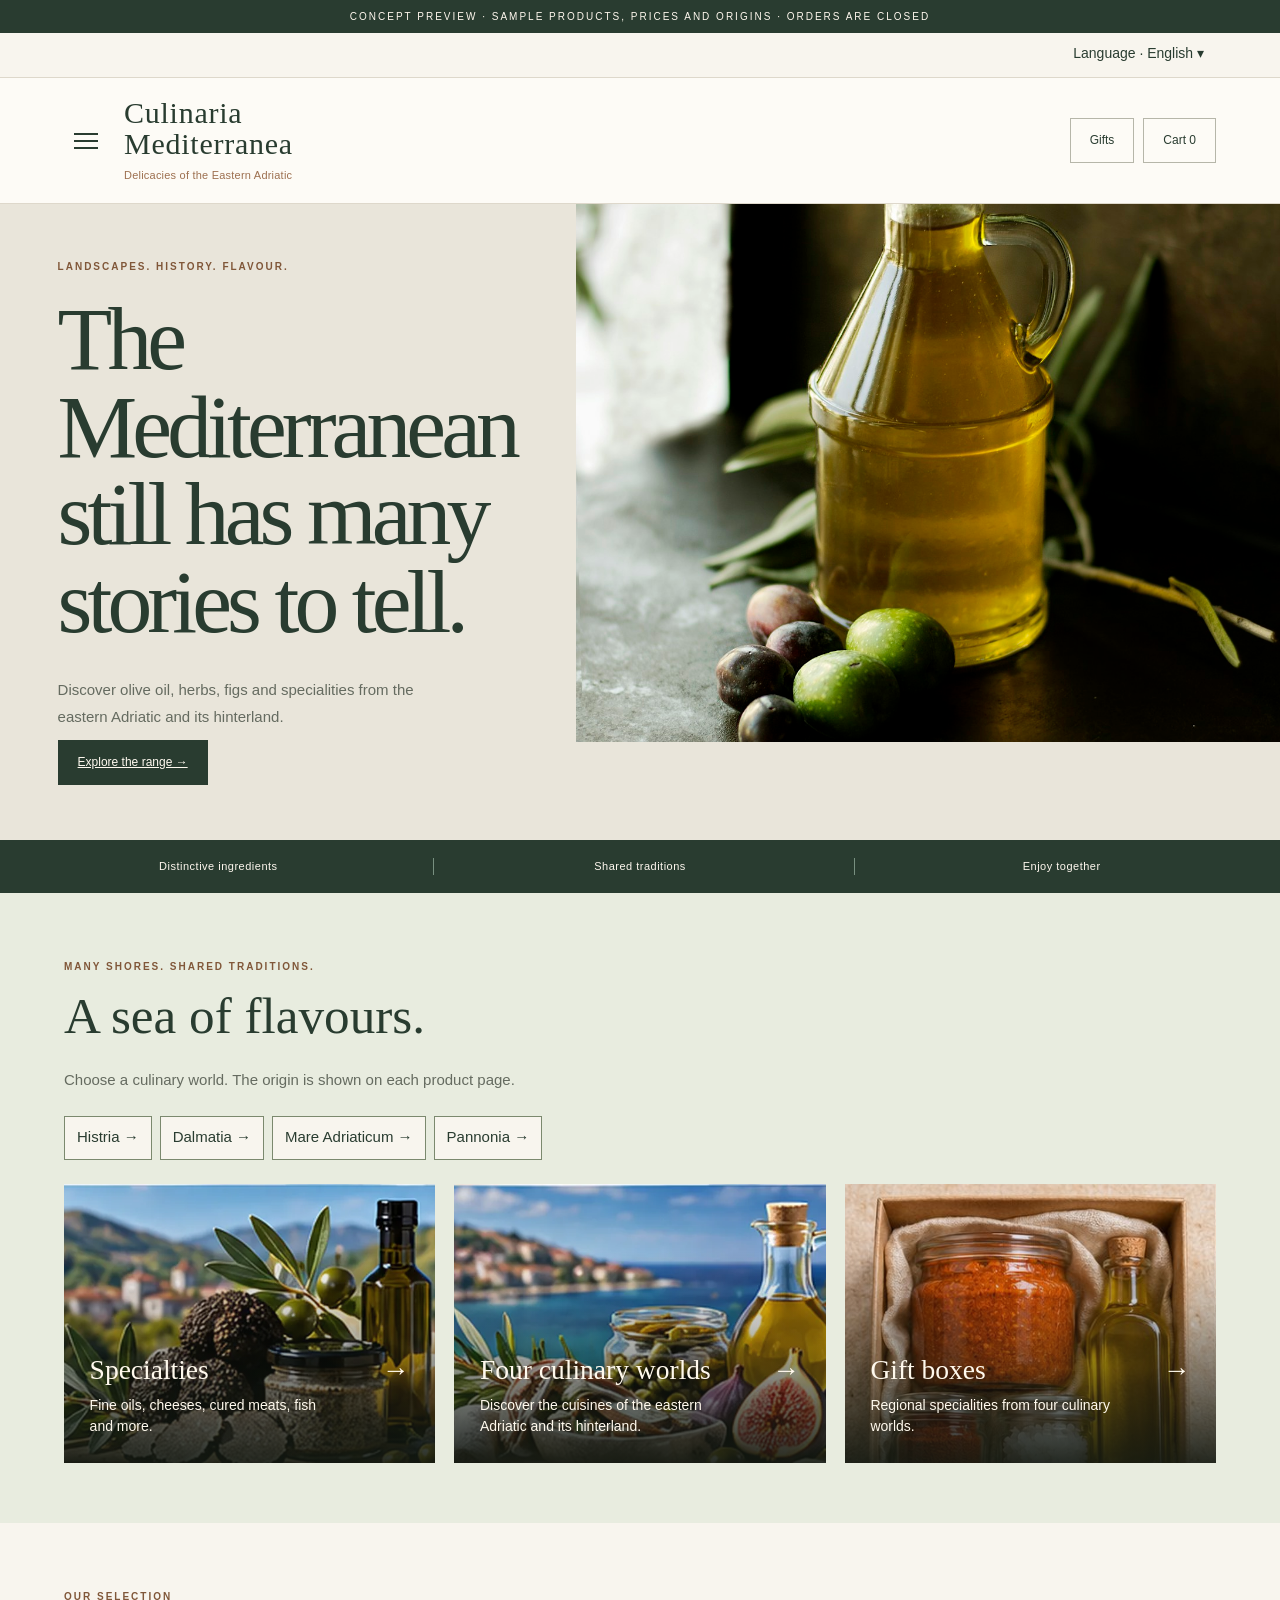
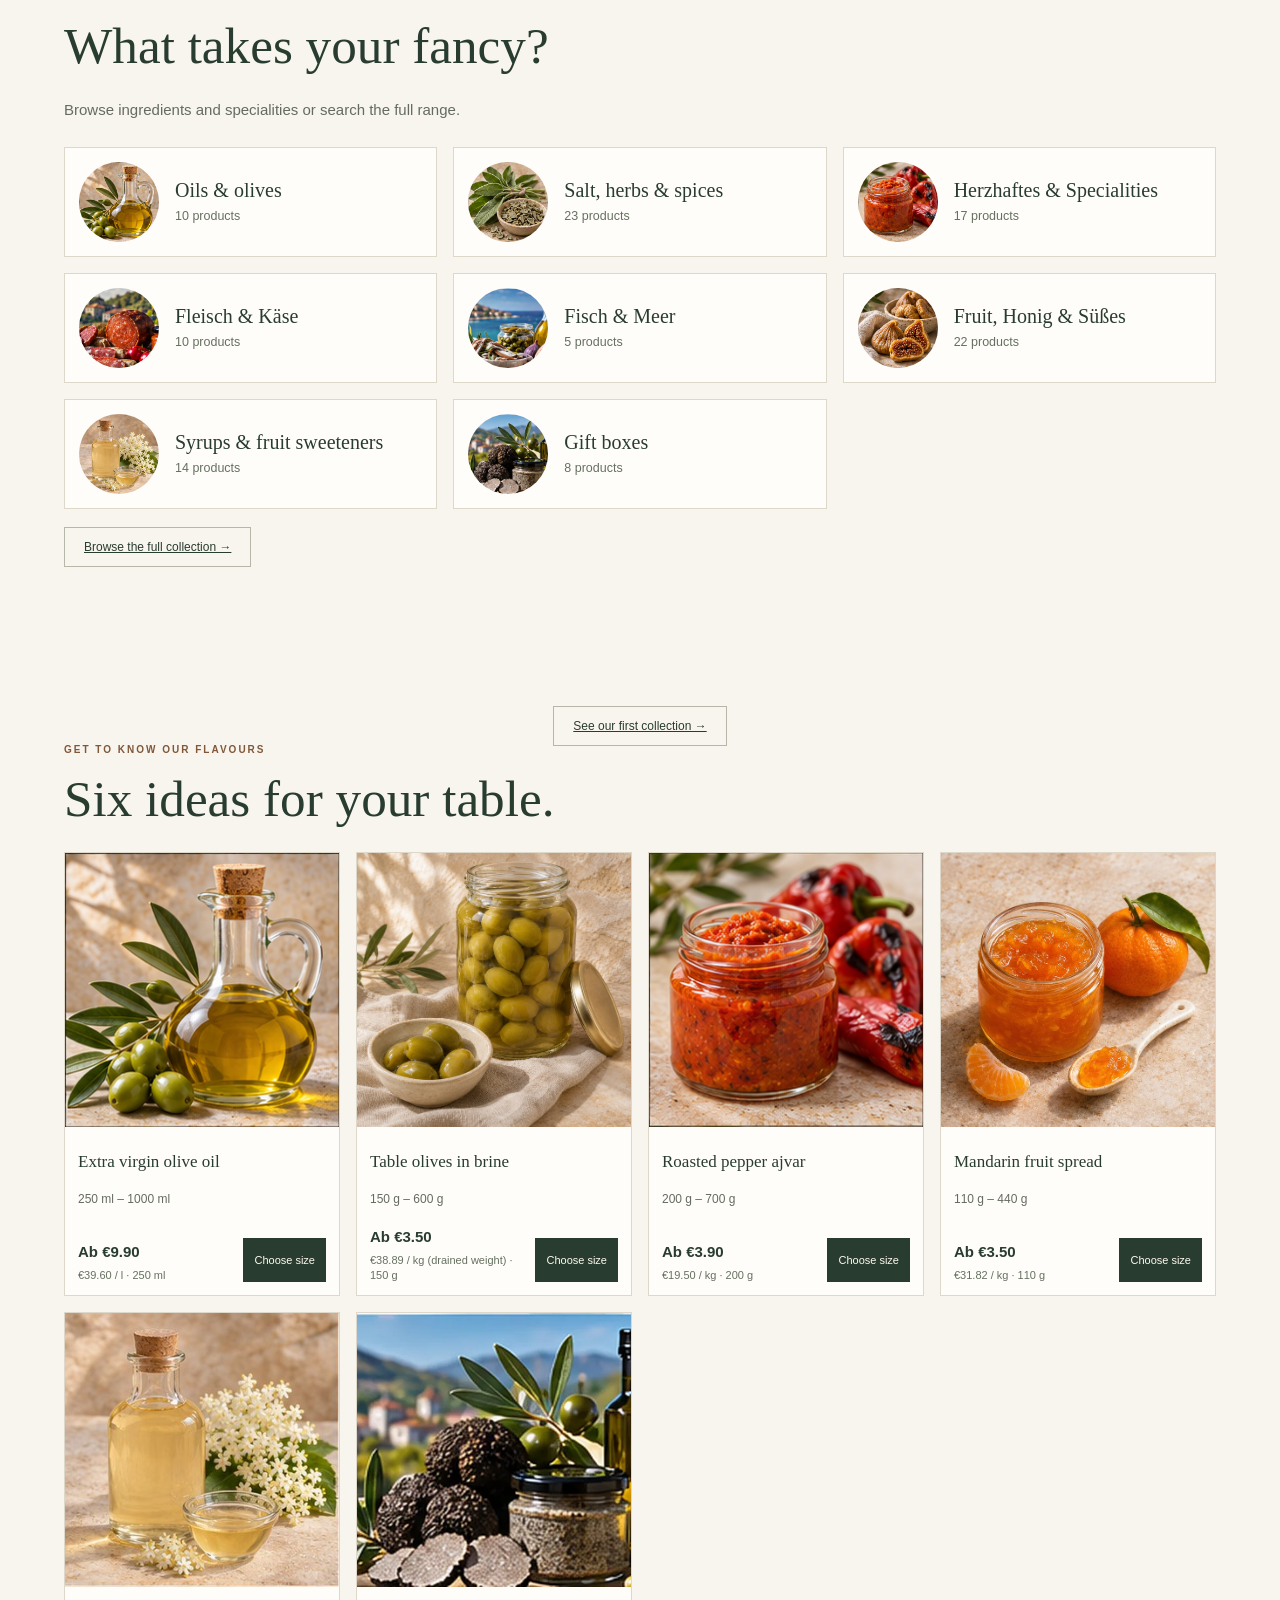
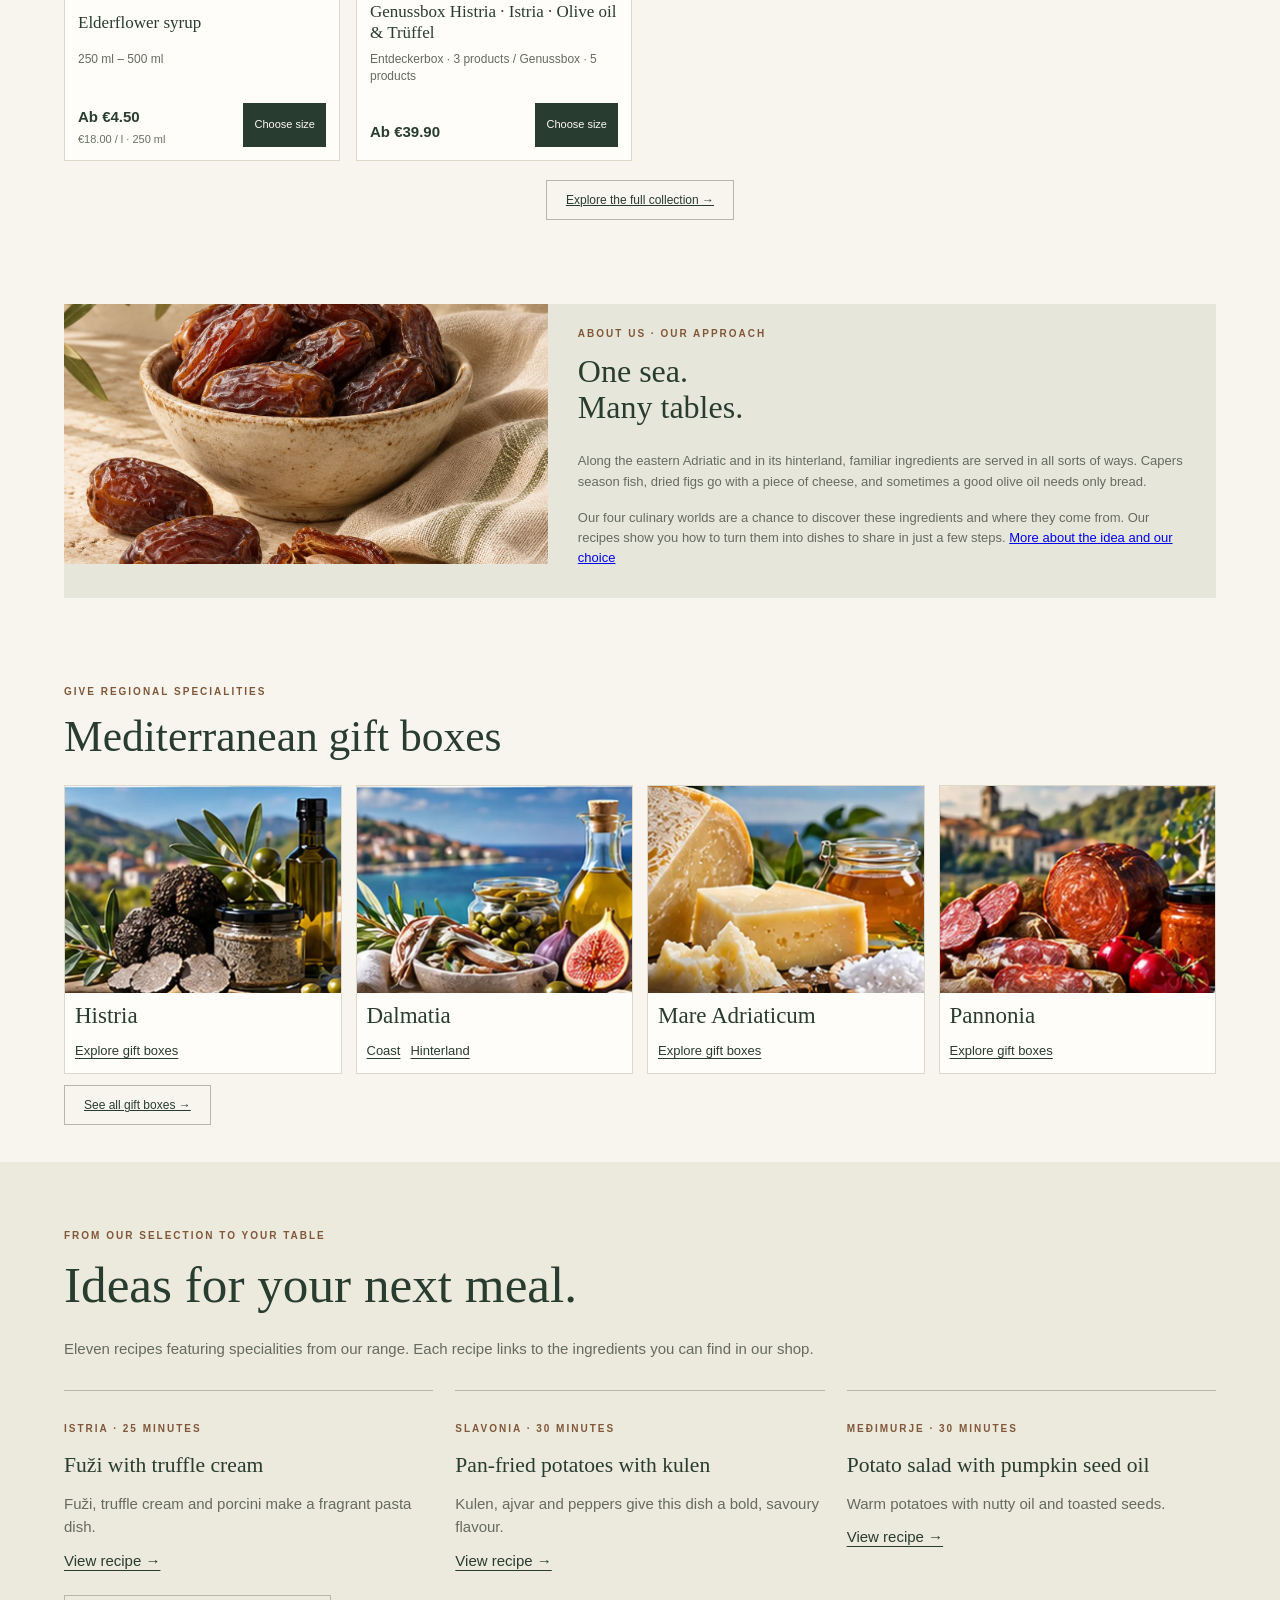
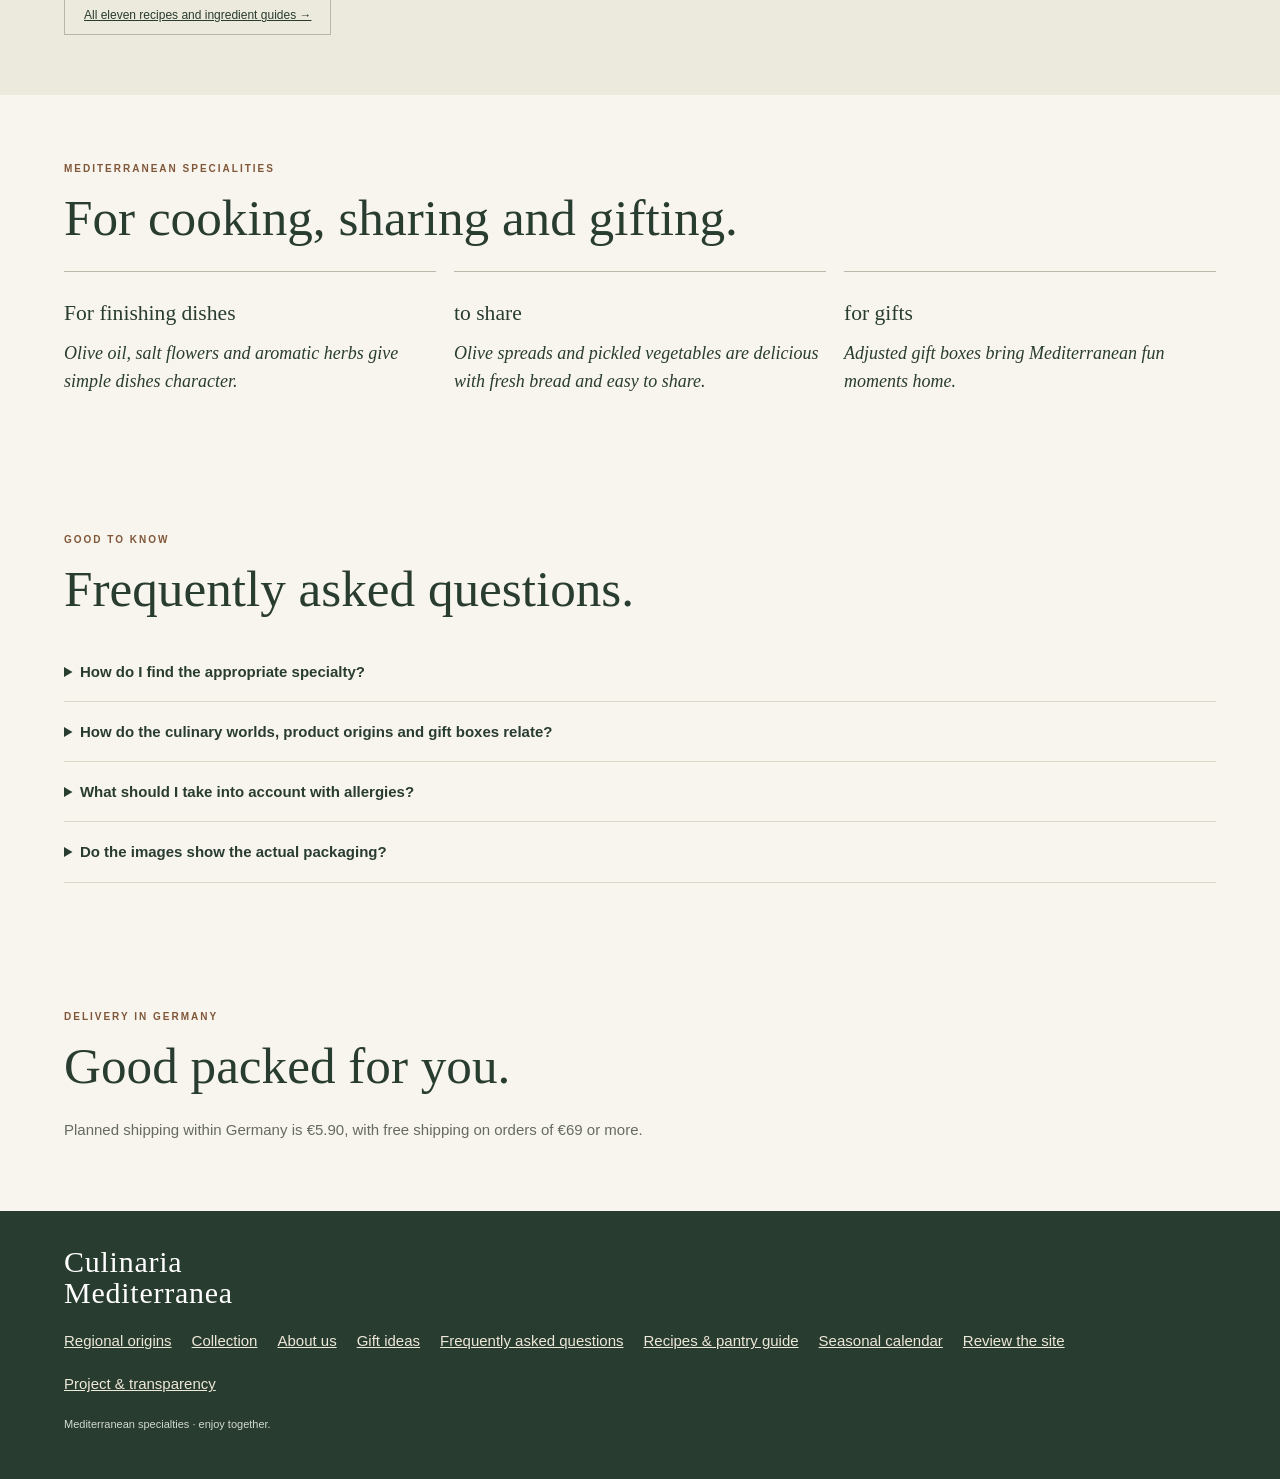
<file: index.html>
<!doctype html>
<html lang="de"><head><meta charset="utf-8"><meta name="viewport" content="width=device-width,initial-scale=1"><meta name="theme-color" content="#293c30"><title>Culinaria Mediterranea · Delikatessen der östlichen Adria</title><meta name="description" content="Delikatessen der östlichen Adria. Entdecke Olivenöl, Kräuter, Feigen und Spezialitäten von der östlichen Adria und aus ihrem Hinterland.">
<style>
.gift-worlds ul{display:grid;grid-template-columns:repeat(4,minmax(0,1fr));gap:14px;padding:0;margin:18px 0;list-style:none}
.gift-worlds li{background:#fffdfa;border:1px solid var(--line);overflow:hidden}
.gift-worlds img{display:block;width:100%;height:auto;aspect-ratio:4/3;object-fit:cover}
.gift-worlds strong{display:block;padding:10px 10px 0;font:clamp(16px,2vw,23px)/1.15 Georgia,serif}
.gift-worlds li div{display:flex;flex-wrap:wrap;column-gap:10px;padding:0 10px}
.gift-worlds li a{min-height:44px;display:inline-flex;align-items:center;color:var(--pine);font-size:13px;text-underline-offset:3px}
@media(max-width:850px){.gift-worlds ul{grid-template-columns:repeat(2,minmax(0,1fr));gap:10px}}

.world-links{display:flex;flex-wrap:wrap;gap:8px;list-style:none;margin:16px 0 24px;padding:0}
.world-links a{display:inline-flex;align-items:center;gap:8px;min-height:44px;padding:8px 12px;border:1px solid #7b896e;color:var(--pine);background:var(--paper);text-decoration:none}
.world-links a:hover,.world-links a:focus-visible{text-decoration:underline}

:root{--pine:#293c30;--paper:#f8f5ee;--clay:#9d7050;--line:#ded8cb}*{box-sizing:border-box}html{scroll-behavior:smooth}body{margin:0;background:var(--paper);color:var(--pine);font:15px/1.55 Arial,Helvetica,sans-serif}button,input{font:inherit}button{cursor:pointer}img{width:100%;height:100%;object-fit:cover}h1,h2,h3,.brand{font-family:Georgia,'Times New Roman',serif;font-weight:400}h1{font-size:clamp(3.2rem,7vw,6rem);line-height:.98;letter-spacing:-.055em;margin:20px 0}h2{font-size:clamp(2rem,4vw,3.2rem);line-height:1.08;margin:12px 0 25px}h3{font-size:1.35rem;margin:10px 0}p{margin:10px 0;color:#656b60}.announcement{background:var(--pine);color:#fff8ee;padding:9px;text-align:center;font-size:10px;letter-spacing:2px;text-transform:uppercase}header{background:#fdfbf6;display:flex;align-items:center;justify-content:space-between;gap:10px;padding:20px 5%;border-bottom:1px solid var(--line)}.brand{font-size:clamp(20px,3vw,30px);line-height:1}.brand small{display:block;color:var(--clay);font:9px Arial;letter-spacing:2px;margin-top:7px;text-transform:uppercase}.actions{display:flex;gap:9px}.btn{background:var(--pine);color:#fffaf0;padding:12px 19px;border:1px solid var(--pine);font-size:12px}.btn.light{background:transparent;color:var(--pine);border-color:#b6b6a9}.hero{display:grid;grid-template-columns:45% 55%;background:#e9e5da;min-height:460px}.hero-copy{display:flex;flex-direction:column;align-items:start;justify-content:center;padding:55px 10%}.hero-photo{min-height:420px}.eyebrow{text-transform:uppercase;font-size:10px;color:var(--clay);letter-spacing:2px;font-weight:bold}.hero-copy p{max-width:380px;line-height:1.8}.values{background:var(--pine);color:#fff8ef;display:flex;justify-content:space-around;gap:8px;text-align:center;padding:18px 12px;font-size:11px;letter-spacing:.5px}.values span{flex:1}.values span+span{border-left:1px solid #789080}main section{padding:60px 5%}.controls{display:flex;gap:10px;flex-wrap:wrap;align-items:center;margin-bottom:22px}.filters{display:flex;gap:7px;overflow-x:auto;flex:1}.filters button{white-space:nowrap;border:1px solid #cfc7b9;background:transparent;color:#455549;border-radius:18px;padding:8px 12px;font-size:12px}.filters button.active{background:var(--pine);color:#fff}.search{padding:10px;border:1px solid var(--line);background:white;max-width:210px}.grid{display:grid;grid-template-columns:repeat(4,minmax(0,1fr));gap:16px}.product{background:#fffdfa;border:1px solid var(--line);min-width:0}.product-img{height:200px;background:#ded4c2;position:relative}.product-img .tag{position:absolute;top:10px;left:10px;background:#fffcf3ed;padding:5px 9px;font-size:10px}.product-body{padding:15px}.product-body h3{min-height:52px}.product-body p{font-size:12px;min-height:45px}.product-foot{display:flex;align-items:center;justify-content:space-between;gap:7px;margin-top:13px}.product-foot strong{white-space:nowrap}.product-foot button{padding:8px 10px;font-size:11px}.story{display:grid;grid-template-columns:1fr 1fr;background:#e6e7da}.story img{min-height:350px}.story>div{padding:7%;display:flex;flex-direction:column;justify-content:center}.gifts{display:grid;grid-template-columns:1fr 1fr;gap:18px}.gift{background:white;border:1px solid var(--line)}.gift img{height:220px}.gift>div{padding:22px}.reviews{display:grid;grid-template-columns:repeat(3,1fr);gap:18px}.review{border-top:1px solid #bab9aa;padding-top:15px}.review p{font:italic 18px/1.55 Georgia,serif;color:var(--pine)}.stars{color:#9c6b38}.note{font-size:11px;color:#946b4f}.footer{padding:36px 5%;background:var(--pine);color:white}.footer p{color:#d3d9cd;font-size:11px}.drawer{display:none;position:fixed;z-index:10;right:0;top:0;height:100vh;width:min(400px,100vw);background:#fffdfa;padding:25px;box-shadow:-20px 0 70px #0005;overflow-y:auto}.drawer.open{display:block}.overlay{display:none;position:fixed;inset:0;background:#0008;z-index:9}.overlay.open{display:block}.cartrow{display:flex;justify-content:space-between;padding:14px 0;border-bottom:1px solid var(--line);gap:12px}.cartrow button{padding:4px 9px;background:transparent;border:1px solid #bbb}@media(max-width:800px){.grid{grid-template-columns:repeat(2,minmax(0,1fr))}.product-img{height:160px}}@media(max-width:540px){header{padding:15px 4%}.brand{font-size:20px}.hero{grid-template-columns:1fr}.hero-copy{padding:34px 6%}.hero-photo{min-height:260px;height:260px}.values{font-size:9px}main section{padding:38px 4%}.grid{gap:10px}.product-img{height:135px}.product-body{padding:11px}.product-body h3{font-size:17px;min-height:43px}.product-foot{flex-wrap:wrap}.story,.gifts,.reviews{grid-template-columns:1fr}.story img{height:220px;min-height:0}.search{max-width:100%;width:100%}.actions .light{padding:8px}}
.site-menu{position:relative}.site-menu summary{list-style:none;cursor:pointer;font-size:24px;line-height:1;padding:8px 12px}.site-menu summary::-webkit-details-marker{display:none}.menu-options{position:absolute;right:0;top:100%;z-index:8;width:220px;padding:8px;background:#fffdfa;border:1px solid var(--line);box-shadow:0 8px 24px #0002}.menu-options button{display:block;width:100%;text-align:left;border:0;background:transparent;color:var(--pine);padding:10px 12px}.menu-options button:hover,.menu-options button:focus-visible{background:#e9e5da}@media(max-width:540px){header{flex-wrap:wrap}.actions{margin-left:auto}.filters{flex-basis:100%;flex-wrap:wrap;overflow:visible}}header{display:grid;grid-template-columns:44px minmax(0,1fr) auto;gap:16px}.site-menu summary{width:44px;height:44px;padding:12px 10px;border:0;display:flex;align-items:center;justify-content:center}.menu-bars{display:flex;flex-direction:column;gap:5px;width:24px}.menu-bars span{display:block;width:24px;height:2px;background:currentColor}.menu-options{left:0;right:auto}.site-menu summary:focus-visible{outline:2px solid var(--pine);outline-offset:3px}@media(max-width:540px){header{grid-template-columns:44px minmax(0,1fr) auto;gap:8px}.brand{font-size:18px}.brand small{font-size:8px;letter-spacing:1px}.actions{margin-left:0}.actions>button:first-child{display:none}.actions #cart-open{font-size:10px;padding:8px 6px}}.menu-options{width:min(290px,calc(100vw - 32px));max-height:75vh;overflow:auto}.menu-label{display:block;padding:15px 12px 6px;color:var(--clay);font-size:10px;letter-spacing:1.5px;text-transform:uppercase}.menu-options a{display:block;padding:10px 12px;color:var(--pine);text-decoration:none}.menu-options a:hover,.menu-options a:focus-visible{background:#e9e5da}.faq-item{border-bottom:1px solid var(--line);padding:18px 0}.faq-item summary{cursor:pointer;font-weight:bold}.footer a{color:#eee8d9}.footer-nav{display:flex;gap:20px;flex-wrap:wrap;margin:20px 0}.product-photo{width:100%;height:100%;background-image:url('./assets/product-collection.png');background-size:500% 400%;background-repeat:no-repeat}.gift .product-img{height:auto;aspect-ratio:1}.product-img{overflow:hidden}.region-link{padding:0;background:none;border:0;border-bottom:1px solid #b7a48e;color:var(--clay);font-size:12px;text-align:left}.atlas-teaser{background:#e8ecdf}.atlas-teaser p{max-width:650px;margin-bottom:25px}.atlas-teaser a{text-decoration:none;display:inline-block}.product-body h3{min-height:52px}.home-dialog{border:1px solid var(--line);border-radius:12px;width:min(600px,92vw);max-height:85vh;overflow:auto;padding:28px;background:var(--paper);color:var(--pine)}.home-dialog::backdrop{background:#142b2399}.home-dialog p{line-height:1.7}.home-dialog .dialog-close{float:right}.region-chips{display:flex;flex-wrap:wrap;gap:8px;margin:20px 0}.region-chips a{border:1px solid var(--line);padding:6px 10px;color:var(--pine);text-decoration:none;border-radius:20px;font-size:12px}.dialog-note{font-size:12px}.culinary-range{font-size:12px;line-height:1.55;color:#65705f}.culinary-range a{color:inherit;text-decoration-color:#b5bdad;text-underline-offset:3px}.gift .btn{margin:10px 8px 0 0}.product-detail-photo{width:min(100%,340px);aspect-ratio:1;border-radius:8px;margin:18px 0}.box-items{padding-left:20px}.box-items li{margin:10px 0}.box-items button{border:0;background:none;text-decoration:underline;color:inherit;text-align:left}.unit-price{display:block;font-size:11px;font-weight:normal;color:#65705f;margin-top:5px}.cart-quantity{display:flex;align-items:center;justify-content:flex-end;gap:8px;flex-wrap:wrap}.cart-quantity button{min-width:32px;min-height:32px;border:1px solid var(--line);background:var(--paper);color:var(--pine)}#cart-summary p,#cart-summary h3{display:flex;justify-content:space-between;gap:12px}.order-dialog{width:min(680px,94vw);border:1px solid var(--line);border-radius:12px;background:var(--paper);color:var(--pine);padding:25px;max-height:90vh;overflow:auto}.order-dialog::backdrop{background:#142b2399}.order-line{display:flex;justify-content:space-between;gap:18px;padding:13px 0;border-bottom:1px solid var(--line)}.order-dialog .btn{margin-top:18px}.announcement{line-height:1.5}.btn:disabled{opacity:.45;cursor:default}.discovery-paths{display:grid;grid-template-columns:1fr 1fr;gap:16px}.discovery-path{display:block;border:1px solid #b9c4af;padding:24px;color:var(--pine);background:#f8f5ee}.discovery-path strong{display:block;font:24px Georgia,serif;margin-bottom:12px}.discovery-path span{display:block;font-size:14px}.selection-summary{display:flex;gap:10px;flex-wrap:wrap;align-items:center;margin:20px 0}.selection-summary button,.selection-summary a{border:1px solid var(--line);padding:9px 13px;border-radius:22px;background:white;color:var(--pine);text-decoration:none;font-size:13px}.filters{flex-wrap:wrap;overflow:visible}.filters button:focus-visible,.discovery-path:focus-visible{outline:2px solid var(--pine);outline-offset:3px}@media(max-width:600px){.discovery-paths{grid-template-columns:1fr}.discovery-path{padding:20px}}
.skip-link{position:absolute;top:-100px}.skip-link:focus{top:0;left:10px;z-index:30;background:white;padding:12px}.catalog-more{text-align:center;margin:26px 0}.catalog-more p{font-size:13px}.editorial-grid{display:grid;grid-template-columns:repeat(3,minmax(0,1fr));gap:22px;margin:30px 0}.editorial-grid article{border-top:1px solid #b9b6a5;padding-top:24px}.editorial-grid a{color:var(--pine);text-underline-offset:4px}.gifts{grid-template-columns:repeat(3,minmax(0,1fr))}.gifts:not(.expanded) .gift:nth-child(n+4){display:none}.product-body h3{min-height:0}.product-body{display:flex;flex-direction:column;height:calc(100% - 200px)}.product-foot{margin-top:auto;padding-top:14px}.region-link{align-self:flex-start}.product-body p{min-height:0}.btn,button{min-height:40px}.search{font-size:16px}:focus-visible{outline:3px solid #92633e;outline-offset:3px}.guide-grid{display:grid;grid-template-columns:1fr 1fr;gap:14px;margin:24px 0}.guide-grid>div{padding:15px;border:1px solid var(--line)}.guide-grid dt{font-weight:bold}.guide-grid dd{margin:8px 0 0}.home-dialog h3{margin-top:22px}@media(max-width:800px){.product-body{height:calc(100% - 160px)}}@media(max-width:600px){.gifts,.editorial-grid{grid-template-columns:1fr}.guide-grid{grid-template-columns:1fr}}@media(max-width:540px){.product-body{height:calc(100% - 135px)}}@media(prefers-reduced-motion:reduce){*{scroll-behavior:auto!important}}
.hero-photo{height:clamp(460px,42vw,650px);min-height:0}.story>img{height:420px;min-height:0}.product{display:flex;flex-direction:column}.product-img{flex-shrink:0}.product-body{height:auto;flex:1}@media(max-width:540px){.hero-photo,.story>img{height:260px}}
.eyebrow,.note,.region-link{color:#805739}button,.btn{min-height:44px}

/* Desktop: ruhigere Proportionen für Philosophie und Geschenkboxen. */
@media (min-width: 801px) {
  .story { grid-template-columns: minmax(0, 1fr) minmax(0, 1fr); min-height: 0; }
  .story > img { display:block; width:100%; height:320px; min-height:0; object-fit:cover; }
  .story > div { padding:28px clamp(28px,4vw,64px); }
  .story h2 { font-size:clamp(30px,3vw,43px); line-height:1.12; margin:12px 0 18px; }
  .story p { font-size:14px; line-height:1.65; margin:8px 0; }
  #gifts { padding-top:46px; padding-bottom:46px; }
  #gifts h2 { font-size:clamp(32px,3.4vw,46px); }
  #gifts > p { max-width:850px; margin-bottom:20px; }
  #regional-gifts { display:grid; grid-template-columns:repeat(2,minmax(0,360px)); gap:18px; justify-content:start; }
  #regional-gifts .gift { width:100%; }
  #regional-gifts .gift img { width:100%; height:180px; object-fit:cover; display:block; }
  #regional-gifts .gift .product-img { height:180px; aspect-ratio:auto; }
  #regional-gifts .gift > div { padding:15px; }
  #regional-gifts .gift h3 { font-size:20px; }
}
</style><link rel="stylesheet" href="./language.css?v=20261114-culinaria-mediterranea-1"><script src="./language.js?v=20261121-complete-phrases"></script><link rel="stylesheet" href="./catalog.css?v=20261115-desktop-grid-1"><script>if(["produkt","kategorie","region","gruppe","q","sort","auswahl"].some(key=>new URLSearchParams(location.search).has(key)))location.replace("./sortiment.html"+location.search+"#collection");</script><link rel="stylesheet" href="./product-sizes.css?v=20261115-regions-1"><style id="desktop-image-proportions">
/* Desktop: editorial content has a deliberate reading width, not full-bleed. */
@media (min-width: 801px) {
  #about.story {
    width:calc(100% - 10%);
    max-width:1160px;
    margin:34px auto;
    grid-template-columns:minmax(0,42%) minmax(0,58%);
    min-height:0;
    overflow:hidden;
  }
  #about.story > img {
    width:100%;
    height:260px;
    max-height:260px;
    min-height:0;
    object-fit:cover;
    display:block;
  }
  #about.story > div { padding:22px 30px; min-width:0; }
  #about.story h2 { font-size:clamp(27px,2.5vw,37px); }
  #about.story p { font-size:13px; line-height:1.55; }
  #regional-gifts {
    grid-template-columns:repeat(2,minmax(0,305px));
    gap:20px;
  }
  #regional-gifts .gift { width:100%; min-width:0; }
  /* Product-photo uses a 5x4 square tile sprite; never stretch that tile rectangularly. */
  #regional-gifts .gift .product-img {
    display:block;
    width:220px;
    height:220px;
    min-height:0;
    aspect-ratio:1 / 1;
    margin:15px auto 0;
    overflow:hidden;
  }
  #regional-gifts .gift .product-img .product-photo {
    display:block;
    width:100%;
    height:100%;
    aspect-ratio:1 / 1;
    background-size:500% 400%;
  }
  #regional-gifts .gift > div:last-child { padding:14px 17px 18px; }
}
</style><link rel="stylesheet" href="./startsortiment.css?v=20261115-1"><style id="regional-gift-navigation">
.regional-gift-caption{font-size:12px;color:#74796c;margin:14px 0}
.regional-gift-links{display:flex;flex-wrap:wrap;gap:9px;margin-top:16px}
.regional-gift-links a{border:1px solid #cec9b9;border-radius:2px;padding:8px 14px;color:var(--pine);background:#fffdfa;text-decoration:none;font-size:13px;line-height:1.4}
.regional-gift-links a:hover,.regional-gift-links a:focus-visible{background:#e9ecdf;border-color:#849077}
@media(max-width:600px){.regional-gift-links{gap:7px}.regional-gift-links a{padding:8px 11px}}
</style><style id="regional-boxes-visible">
/* All eleven regional gift concepts are intentionally visible. */
#regional-gifts.gifts{display:grid;grid-template-columns:repeat(3,minmax(0,1fr));gap:16px}
#regional-gifts.gifts:not(.expanded) .gift:nth-child(n+4){display:block}
#regional-gifts .gift{min-width:0;max-width:none}
#regional-gifts .gift .product-img{width:min(100% - 28px,180px);height:180px;aspect-ratio:1;margin:14px auto 0}
#regional-gifts .gift .product-img .product-photo{width:100%;height:100%;aspect-ratio:1}
@media(max-width:900px){#regional-gifts.gifts{grid-template-columns:repeat(2,minmax(0,1fr))}}
@media(max-width:580px){#regional-gifts.gifts{grid-template-columns:1fr}#regional-gifts .gift .product-img{width:154px;height:154px}}
</style><style id="regional-gift-image-single-layer">
#regional-gifts .gift .product-img{background:none!important;overflow:hidden}
#regional-gifts .gift .product-img .product-photo{
  display:block;width:100%;height:100%;
  background-size:cover!important;
  background-position:center!important;
  background-repeat:no-repeat!important;
}
</style><style id="regional-gift-native-images">
#regional-gifts .gift .product-img{
  display:flex!important;align-items:center;justify-content:center;
  width:100%!important;height:auto!important;aspect-ratio:auto!important;
  min-height:0!important;max-height:none!important;
  padding:16px!important;margin:0!important;
  overflow:hidden;background:#ece7dd!important;
}
#regional-gifts .gift .regional-gift-photo{
  display:block!important;
  width:100%!important;height:auto!important;aspect-ratio:16/11!important;
  max-height:260px!important;object-fit:cover!important;object-position:center!important;
  margin:0!important;padding:0!important;
}
@media(max-width:580px){
  #regional-gifts .gift .product-img{padding:12px!important}
  #regional-gifts .gift .regional-gift-photo{max-height:230px!important}
}
</style><style id="discovery-editorial-20261117">
.atlas-teaser .discovery-editorial{display:grid;grid-template-columns:repeat(3,minmax(0,1fr));gap:clamp(12px,1.5vw,24px)}
.atlas-teaser .discovery-editorial .discovery-path{position:relative;isolation:isolate;display:flex;align-items:flex-end;overflow:hidden;min-width:0;min-height:230px;aspect-ratio:4/3;padding:0;border:0;background:#293c30;color:#fff9ed;text-decoration:none}
.discovery-editorial .discovery-path::before,.discovery-editorial .discovery-path::after{content:"";position:absolute;inset:0;z-index:-1;pointer-events:none}
.discovery-editorial .discovery-path::before{background-size:cover;background-position:center;transition:transform .35s ease}
.discovery-editorial .discovery-path::after{background:linear-gradient(180deg,transparent 24%,rgba(20,24,17,.16) 43%,rgba(18,24,17,.91) 100%)}
.discovery-specialties::before{background-image:url('./assets/regional-boxes/box-istra.webp')}
.discovery-regions::before{background-image:url('./assets/regional-boxes/box-dalmacija.webp')}
.discovery-editorial .discovery-gifts::before{background-image:url('./assets/regional-gifts.jpg');background-size:300% auto;background-position:left top;background-repeat:no-repeat}
.discovery-editorial .discovery-copy{width:100%;padding:clamp(19px,2vw,32px);color:#fff9ed}
.discovery-editorial .discovery-copy strong{display:flex;align-items:center;justify-content:space-between;gap:10px;font:clamp(23px,2.15vw,34px)/1.12 Georgia,serif;margin:0 0 9px;color:inherit}
.discovery-editorial .discovery-copy strong span{font:inherit}
.discovery-editorial .discovery-copy>span{font-size:14px;line-height:1.5;color:#fff9ed;max-width:32ch}
.discovery-editorial .discovery-path:hover::before{transform:scale(1.035)}
@media(max-width:800px){.atlas-teaser .discovery-editorial{grid-template-columns:1fr}.atlas-teaser .discovery-editorial .discovery-path{aspect-ratio:16/10;min-height:0}.discovery-editorial .discovery-copy{padding:21px}}
@media(prefers-reduced-motion:reduce){.discovery-editorial .discovery-path::before{transition:none}.discovery-editorial .discovery-path:hover::before{transform:none}}
</style></head><body data-page="home"><a class="skip-link" href="#collection">Zum Sortiment springen</a><div class="announcement">Konzeptvorschau · Produkte, Preise und Herkünfte als Musterdaten · Keine Bestellungen</div><header><details class="site-menu" id="site-menu"><summary class="btn light" aria-label="Menü öffnen" title="Menü öffnen"><span class="menu-bars" aria-hidden="true"><span></span><span></span><span></span></span></summary><nav class="menu-options" aria-label="Hauptnavigation"><span class="menu-label">Entdecken</span><a href="./genussregionen.html">Regionale Herkunft</a><a href="./sortiment.html">Nach Produkten stöbern</a><a href="#gifts">Geschenkideen</a><a href="./genussregionen.html#mittelmeer">Genuss mit Geschichte</a><a href="#about">Über uns</a><a href="./genusswissen.html">Rezepte & Warenkunde</a><a href="./genusswissen.html#saison">Saisonkalender</a><a href="./beurteilung.html">Deine Meinung</a><a href="#faq">Häufige Fragen</a><button type="button" id="menu-cart">Warenkorb</button><span class="menu-label">Produktkategorien</span><a href="./sortiment.html">Alle Produkte</a><a href="./sortiment.html?gruppe=oils">Öle &amp; Oliven</a><a href="./sortiment.html?gruppe=spices">Salz, Kräuter &amp; Gewürze</a><a href="./sortiment.html?gruppe=savoury">Gemüse &amp; herzhafte Spezialitäten</a><a href="./sortiment.html?gruppe=sweet">Früchte &amp; süße Aufstriche</a><a href="./sortiment.html?gruppe=syrup">Sirup &amp; Fruchtsüße</a><a href="./sortiment.html?gruppe=gifts">Geschenkboxen</a></nav></details><div class="brand"><span class="brand-name" translate="no">Culinaria<br>Mediterranea</span><small>Delikatessen der östlichen Adria</small></div><div class="actions"><button class="btn light" onclick="document.getElementById('gifts').scrollIntoView()">Geschenke</button><button class="btn light" id="cart-open">Warenkorb <span id="count">0</span></button></div></header>
<div class="hero"><div class="hero-copy"><span class="eyebrow">Landschaften. Geschichte. Genuss.</span><h1>Das Mittelmeer hat noch viel zu erzählen.</h1><p>Entdecke Olivenöl, Kräuter, Feigen und Spezialitäten von der östlichen Adria und aus ihrem Hinterland.</p><a class="btn" href="#categories">Sortiment entdecken →</a></div><div class="hero-photo"><img width="1200" height="900" fetchpriority="high" src="./assets/hero.jpg" alt="Olivenöl und mediterrane Zutaten"></div></div>
<div class="values"><span>Besondere Zutaten</span><span>Geteilte Traditionen</span><span>Gemeinsam genießen</span></div><main><section class="atlas-teaser"><span class="eyebrow">Viele Küsten. Geteilte Traditionen.</span><h2>Ein Meer voller Geschmack.</h2><p>Wähle eine Genusswelt. Die konkrete Herkunft findest du beim jeweiligen Produkt.</p><ul class="world-links" aria-label="Vier Genusswelten"><li><a href="./genussregionen.html#histria" translate="no">Histria <span aria-hidden="true">→</span></a></li><li><a href="./genussregionen.html#dalmatia" translate="no">Dalmatia <span aria-hidden="true">→</span></a></li><li><a href="./genussregionen.html#mare-adriaticum" translate="no">Mare Adriaticum <span aria-hidden="true">→</span></a></li><li><a href="./genussregionen.html#pannonia" translate="no">Pannonia <span aria-hidden="true">→</span></a></li></ul><div class="discovery-paths discovery-editorial">
<a class="discovery-path discovery-specialties" href="./sortiment.html"><div class="discovery-copy"><strong>Spezialitäten <span aria-hidden="true">→</span></strong><span>Feine Öle, Käse, Wurstspezialitäten, Fisch und mehr.</span></div></a>
<a class="discovery-path discovery-regions" href="./genussregionen.html#genusswelten"><div class="discovery-copy"><strong>Vier Genusswelten <span aria-hidden="true">→</span></strong><span>Entdecke die Küchen der östlichen Adria und ihres Hinterlands.</span></div></a>
<a class="discovery-path discovery-gifts" href="#gifts"><div class="discovery-copy"><strong>Geschenkboxen <span aria-hidden="true">→</span></strong><span>Regionale Spezialitäten aus vier Genusswelten.</span></div></a>
</div></section><section id="categories"><span class="eyebrow">Unser Sortiment</span><h2>Worauf hast du Lust?</h2><p>Stöbere nach Zutaten und Spezialitäten oder suche direkt im gesamten Sortiment.</p><div class="category-tiles" id="home-categories"></div><p><a class="btn light" href="./sortiment.html">Zum vollständigen Sortiment →</a></p></section><section id="collection" class="home-selection"><p class="catalog-more"><a class="btn light" href="./sortiment.html?kollektion=start60#collection">Unsere Startkollektion ansehen →</a></p><span class="eyebrow">Zum Kennenlernen</span><h2>Sechs Ideen für deinen Tisch.</h2><div hidden><div id="selection-summary"></div><p id="result-count"></p><div id="filters"></div><input id="search" aria-label="Produkte suchen"></div><div class="grid" id="products"></div><div class="catalog-more"><p id="visible-count" hidden></p><button id="show-more" hidden></button><a class="btn light" href="./sortiment.html">Das ganze Sortiment entdecken →</a></div><p id="syrup-category-note" hidden></p></section>
<div class="story" id="about"><img loading="lazy" width="800" height="800" src="./assets/dates.jpg" alt="Getrocknete Datteln"><div><span class="eyebrow">Über uns · Unsere Philosophie</span><h2>Ein Meer.<br>Viele Tische.</h2><p>An der östlichen Adria und in ihrem Hinterland kommen vertraute Zutaten auf ganz unterschiedliche Weise auf den Tisch. Kapern würzen einen Fisch, getrocknete Feigen begleiten ein Stück Käse, und ein gutes Olivenöl braucht manchmal nur Brot.</p><p>In unseren vier Genusswelten kannst du diese Zutaten und ihre Herkunft entdecken. Unsere Rezepte zeigen, wie du daraus mit wenigen Handgriffen Gerichte zum Teilen machst. <a href="./projekt.html">Mehr über die Idee & unsere Auswahl →</a></p></div></div>
<section id="gifts"><span class="eyebrow">Regionale Spezialitäten verschenken</span><h2>Mediterrane Geschenkboxen</h2><nav class="gift-worlds" aria-label="Geschenkboxen nach Genusswelt"><ul><li><img src="./assets/regional-boxes/box-istra.webp" alt="" loading="lazy" width="640" height="420"><strong translate="no">Histria</strong><div><a href="./sortiment.html?gruppe=gifts&amp;genussregion=Istrien#collection">Boxen entdecken</a></div></li><li><img src="./assets/regional-boxes/box-dalmacija.webp" alt="" loading="lazy" width="640" height="420"><strong translate="no">Dalmatia</strong><div><a href="./sortiment.html?gruppe=gifts&amp;genussregion=Dalmatien#collection">Küste</a><a href="./sortiment.html?gruppe=gifts&amp;genussregion=Hinterland#collection">Hinterland</a></div></li><li><img src="./assets/regional-boxes/box-pag.webp" alt="" loading="lazy" width="640" height="420"><strong translate="no">Mare Adriaticum</strong><div><a href="./sortiment.html?gruppe=gifts&amp;genussregion=Mare%20Adriaticum#collection">Boxen entdecken</a></div></li><li><img src="./assets/regional-boxes/box-slavonija.webp" alt="" loading="lazy" width="640" height="420"><strong translate="no">Pannonia</strong><div><a href="./sortiment.html?gruppe=gifts&amp;genussregion=Pannonia#collection">Boxen entdecken</a></div></li></ul></nav><a class="btn light" href="./sortiment.html?gruppe=gifts&amp;q=Genussbox#collection" style="margin-top:20px">Alle Geschenkboxen ansehen →</a></section>
<section id="inspiration" style="background:#ece9dd"><span class="eyebrow">Aus unserem Sortiment auf den Tisch</span><h2>Eine Zutat. Ein neuer Lieblingsmoment.</h2><p>Elf Rezeptideen rund um die Spezialitäten aus unserem Sortiment. Die Shopzutaten findest du direkt bei jedem Rezept.</p><div class="editorial-grid"><article><span class="eyebrow">Istrien · 25 Minuten</span><h3>Fuži mit Trüffelcreme</h3><p>Fuži, Trüffelcreme und Steinpilze verbinden sich zu einer aromatischen Pasta.</p><a href="./genusswissen.html#istra-fuzi">Zum Rezept →</a></article><article><span class="eyebrow">Slawonien · 30 Minuten</span><h3>Kartoffelpfanne mit Kulen</h3><p>Kulen, Ajvar und Paprika bringen würzige Aromen auf den Teller.</p><a href="./genusswissen.html#slawonien-kartoffeln">Zum Rezept →</a></article><article><span class="eyebrow">Međimurje · 30 Minuten</span><h3>Kartoffelsalat mit Kürbiskernöl</h3><p>Warmes Kartoffelgericht mit nussigem Öl und gerösteten Kernen.</p><a href="./genusswissen.html#medimurje-kartoffelsalat">Zum Rezept →</a></article></div><p><a class="btn light" href="./genusswissen.html">Alle elf Rezepte & Warenkunde →</a></p></section>
<section><span class="eyebrow">Mediterrane Spezialitäten</span><h2>Für die Küche, den Tisch und zum Verschenken.</h2><div class="reviews"><div class="review"><h3>Zum Verfeinern</h3><p>Olivenöl, Salzblume und aromatische Kräuter geben einfachen Gerichten Charakter.</p></div><div class="review"><h3>Zum Teilen</h3><p>Olivenaufstriche und eingelegtes Gemüse schmecken zu frischem Brot und lassen sich gut teilen.</p></div><div class="review"><h3>Zum Verschenken</h3><p>Abgestimmte Geschenkboxen bringen mediterrane Genussmomente nach Hause.</p></div></div></section><section id="faq"><span class="eyebrow">Gut zu wissen</span><h2>Häufige Fragen.</h2><details class="faq-item"><summary>Wie finde ich die passende Spezialität?</summary><p>Im Menü findest du alle Kategorien. Im Sortiment kannst du nach Namen suchen. Die vier Genusswelten geben dir einen Einstieg in die Küchen der östlichen Adria und ihres Hinterlands.</p></details><details class="faq-item"><summary>Wie hängen Genusswelten, Herkunft und Geschenkboxen zusammen?</summary><p>Die vier Genusswelten bündeln kulinarische Traditionen. Beim Produkt findest du die konkrete Herkunft, sofern sie feststeht. Die Geschenkboxen greifen jeweils eine regionale Küche auf. Ergänzende Artikel behalten ihre eigene Herkunft.</p></details><details class="faq-item"><summary>Was muss ich bei Allergien beachten?</summary><p>Nussmischungen, Sesam, Senf und traditionelle Rezepturen können Allergene enthalten. Ausschlaggebend sind immer die vollständige Zutatenliste und die Allergenangaben des konkreten Produkts. Die Abbildungen ersetzen diese Angaben nicht.</p></details><details class="faq-item"><summary>Zeigen die Bilder die tatsächliche Verpackung?</summary><p>Die KI-generierten Produktillustrationen zeigen Sorten und Zutaten, keine tatsächlichen Verpackungen.</p></details></section><section id="shipping"><span class="eyebrow">Versand in Deutschland</span><h2>Gut verpackt zu dir.</h2><p>Geplante Versandkosten für Deutschland: 5,90 €. Ab 69 € Warenwert ist ein kostenloser Versand vorgesehen.</p></section></main>
<footer class="footer"><div class="brand"><span class="brand-name" translate="no">Culinaria<br>Mediterranea</span></div><nav class="footer-nav" aria-label="Weitere Informationen"><a href="./genussregionen.html">Regionale Herkunft</a><a href="./sortiment.html">Sortiment</a><a href="#about">Über uns</a><a href="#gifts">Geschenkideen</a><a href="#faq">Häufige Fragen</a><a href="./genusswissen.html">Rezepte & Warenkunde</a><a href="./genusswissen.html#saison">Saisonkalender</a><a href="./beurteilung.html">Seite beurteilen</a><a href="./projekt.html">Projekt & Transparenz</a></nav><p>Mediterrane Spezialitäten · Gemeinsam genießen.</p></footer>
<div class="overlay" id="overlay"></div><aside class="drawer" id="drawer" role="dialog" aria-modal="true" aria-labelledby="cart-title" tabindex="-1"><div style="display:flex;justify-content:space-between"><h2 id="cart-title">Dein Warenkorb</h2><button class="btn light" id="close">Schließen ×</button></div><div id="cart-rows"></div><div id="cart-summary" aria-live="polite"></div><button class="btn" id="checkout">Weiter zur Bestellübersicht</button></aside>
<script src="./regions-data.js?v=20261115-regions-1"></script><script src="./product-sizes-data.js?v=20261115-regions-1"></script><script src="./startsortiment-60.js?v=20261119-vier-genusswelten"></script><script src="./box-origin-plan.js?v=20261118-regional-season"></script><script src="./catalog-cleanup.js?v=20261119-fisch-im-glas"></script><script src="./culinary-rooms.js?v=20261114-seedoils-1"></script><script src="./shop-navigation.js?v=20261119-genusswelt-filter"></script><script src="./product-guides.js?v=20261117-cleanup-1"></script><script src="./product-photos.js?v=20261115-single-image-9"></script>
<script src="./product-sizes.js?v=20261117-cleanup-1"></script><script src="./storefront.js?v=20261119-genusswelt-filter"></script><dialog class="home-dialog" id="product-home"><button class="btn light dialog-close" onclick="document.getElementById('product-home').close()" aria-label="Schließen">×</button><div id="product-home-content"></div></dialog><script src="./product-regions.js?v=20261118-regional-season"></script><dialog id="order-review" class="order-dialog" aria-labelledby="order-title"><button type="button" class="btn light" id="order-close">Schließen ×</button><span class="eyebrow">Deine Auswahl</span><h2 id="order-title">Bestellübersicht</h2><div id="order-content"></div><p class="note">Hier endet die Shopvorschau. Es wird keine Bestellung ausgelöst und keine Zahlung verarbeitet.</p><button type="button" class="btn" id="order-back">Weiter stöbern</button></dialog><script src="./shop-checkout.js?v=20261115-regions-1"></script></body></html>
</file>
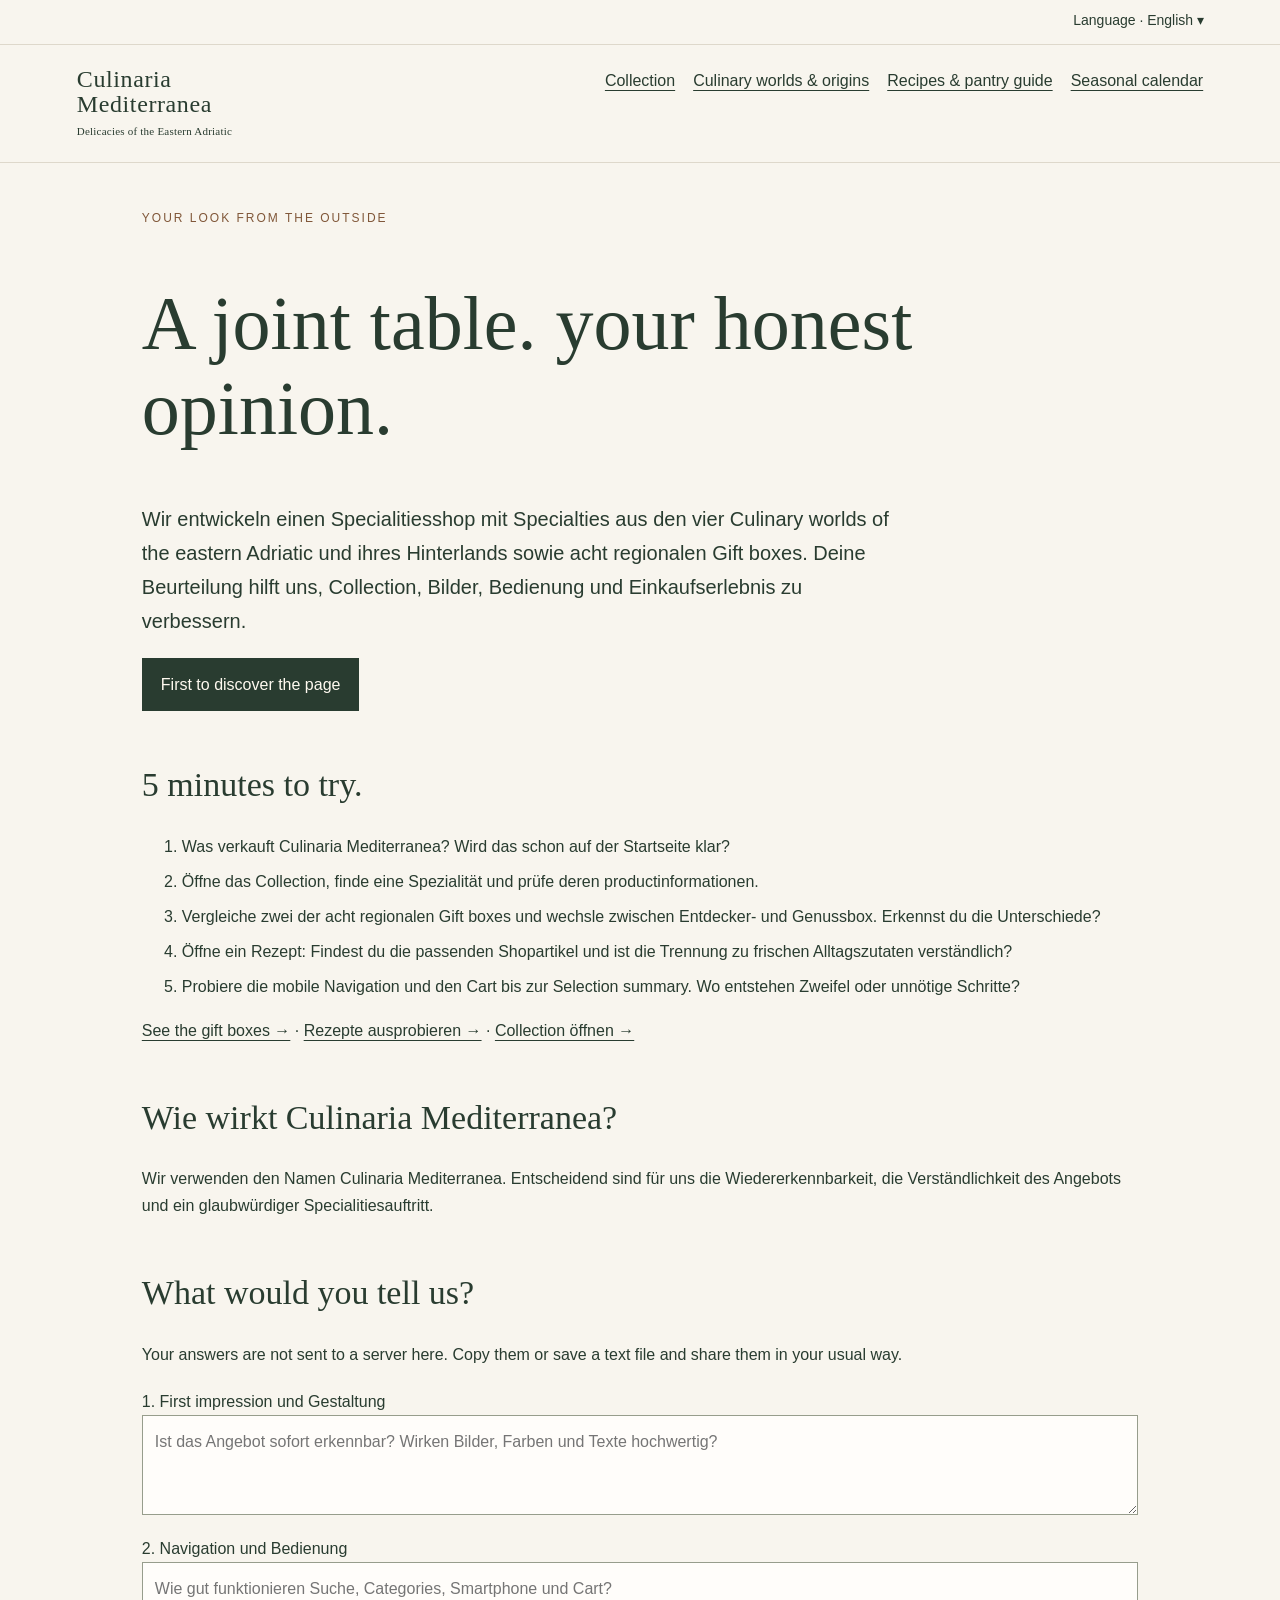
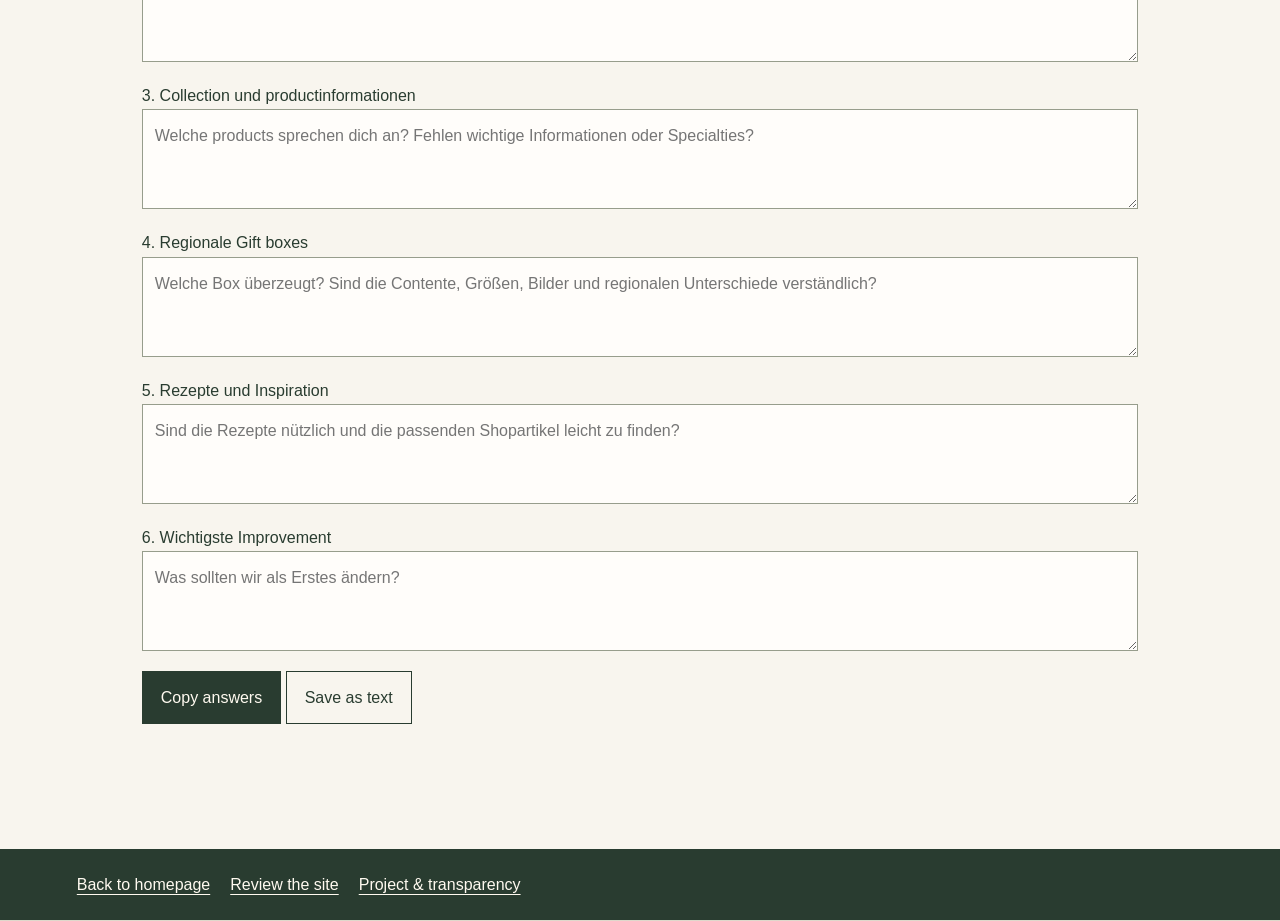
<file: beurteilung.html>
<!doctype html><html lang="de"><head><meta charset="utf-8"><meta name="viewport" content="width=device-width,initial-scale=1"><title>Deine Beurteilung · Culinaria Mediterranea</title><meta name="description" content="Culinaria Mediterranea testen: Sortiment, acht regionale Geschenkboxen, Rezepte und Benutzerführung beurteilen."><link rel="stylesheet" href="./editorial.css?v=20261114-seedoils-1"><link rel="stylesheet" href="./language.css?v=20261114-culinaria-mediterranea-1"><script src="./language.js?v=20261119-map-copy"></script></head><body><a class="skip" href="#main">Zum Inhalt springen</a><header><a class="brand" href="./index.html"><span class="brand-name" translate="no">Culinaria<br>Mediterranea</span><small>Delikatessen der östlichen Adria</small></a><nav aria-label="Hauptnavigation"><a href="./sortiment.html#collection">Sortiment</a><a href="./genussregionen.html">Genusswelten &amp; Herkunft</a><a href="./genusswissen.html">Rezepte & Warenkunde</a><a href="./genusswissen.html#saison">Saisonkalender</a></nav></header><main id="main"><span class="eyebrow">Dein Blick von außen</span><h1>Ein gemeinsamer Tisch. Deine ehrliche Meinung.</h1><p class="intro">Wir entwickeln einen Feinkostshop mit Spezialitäten aus den vier Genusswelten der östlichen Adria und ihres Hinterlands sowie acht regionalen Geschenkboxen. Deine Beurteilung hilft uns, Sortiment, Bilder, Bedienung und Einkaufserlebnis zu verbessern.</p><p><a class="btn" href="./index.html">Zuerst die Seite entdecken →</a></p><section><h2>Fünf Minuten zum Ausprobieren.</h2><ol><li>Was verkauft Culinaria Mediterranea? Wird das schon auf der Startseite klar?</li><li>Öffne das Sortiment, finde eine Spezialität und prüfe deren Produktinformationen.</li><li>Vergleiche zwei der acht regionalen Geschenkboxen und wechsle zwischen Entdecker- und Genussbox. Erkennst du die Unterschiede?</li><li>Öffne ein Rezept: Findest du die passenden Shopartikel und ist die Trennung zu frischen Alltagszutaten verständlich?</li><li>Probiere die mobile Navigation und den Warenkorb bis zur Bestellübersicht. Wo entstehen Zweifel oder unnötige Schritte?</li></ol><p><a href="./index.html#gifts">Geschenkboxen ansehen →</a> · <a href="./genusswissen.html#rezepte">Rezepte ausprobieren →</a> · <a href="./sortiment.html#collection">Sortiment öffnen →</a></p></section><section id="namen"><h2>Wie wirkt Culinaria Mediterranea?</h2><p>Wir verwenden den Namen Culinaria Mediterranea. Entscheidend sind für uns die Wiedererkennbarkeit, die Verständlichkeit des Angebots und ein glaubwürdiger Feinkostauftritt.</p></section><section id="feedback"><h2>Was würdest du uns sagen?</h2><p>Deine Antworten werden hier nicht an einen Server gesendet. Du kannst sie kopieren oder als Textdatei speichern und über deinen gewohnten Weg weitergeben.</p><form id="feedback-form"><label>1. Erster Eindruck und Gestaltung<textarea name="Eindruck und Gestaltung" placeholder="Ist das Angebot sofort erkennbar? Wirken Bilder, Farben und Texte hochwertig?"></textarea></label><label>2. Navigation und Bedienung<textarea name="Bedienung" placeholder="Wie gut funktionieren Suche, Kategorien, Smartphone und Warenkorb?"></textarea></label><label>3. Sortiment und Produktinformationen<textarea name="Sortiment" placeholder="Welche Produkte sprechen dich an? Fehlen wichtige Informationen oder Spezialitäten?"></textarea></label><label>4. Regionale Geschenkboxen<textarea name="Geschenkboxen" placeholder="Welche Box überzeugt? Sind die Inhalte, Größen, Bilder und regionalen Unterschiede verständlich?"></textarea></label><label>5. Rezepte und Inspiration<textarea name="Rezepte" placeholder="Sind die Rezepte nützlich und die passenden Shopartikel leicht zu finden?"></textarea></label><label>6. Wichtigste Verbesserung<textarea name="Verbesserung" placeholder="Was sollten wir als Erstes ändern?"></textarea></label><button type="button" id="copy-feedback">Antworten kopieren</button> <button type="button" class="light" id="download-feedback">Als Text speichern</button><p id="feedback-status" role="status"></p></form></section><script src="./review-feedback.js?v=20261114-culinaria-mediterranea-1"></script></main><footer><nav><a href="./index.html">Zur Startseite</a><a href="./beurteilung.html">Seite beurteilen</a><a href="./projekt.html">Projekt & Transparenz</a></nav></footer></body></html>
</file>
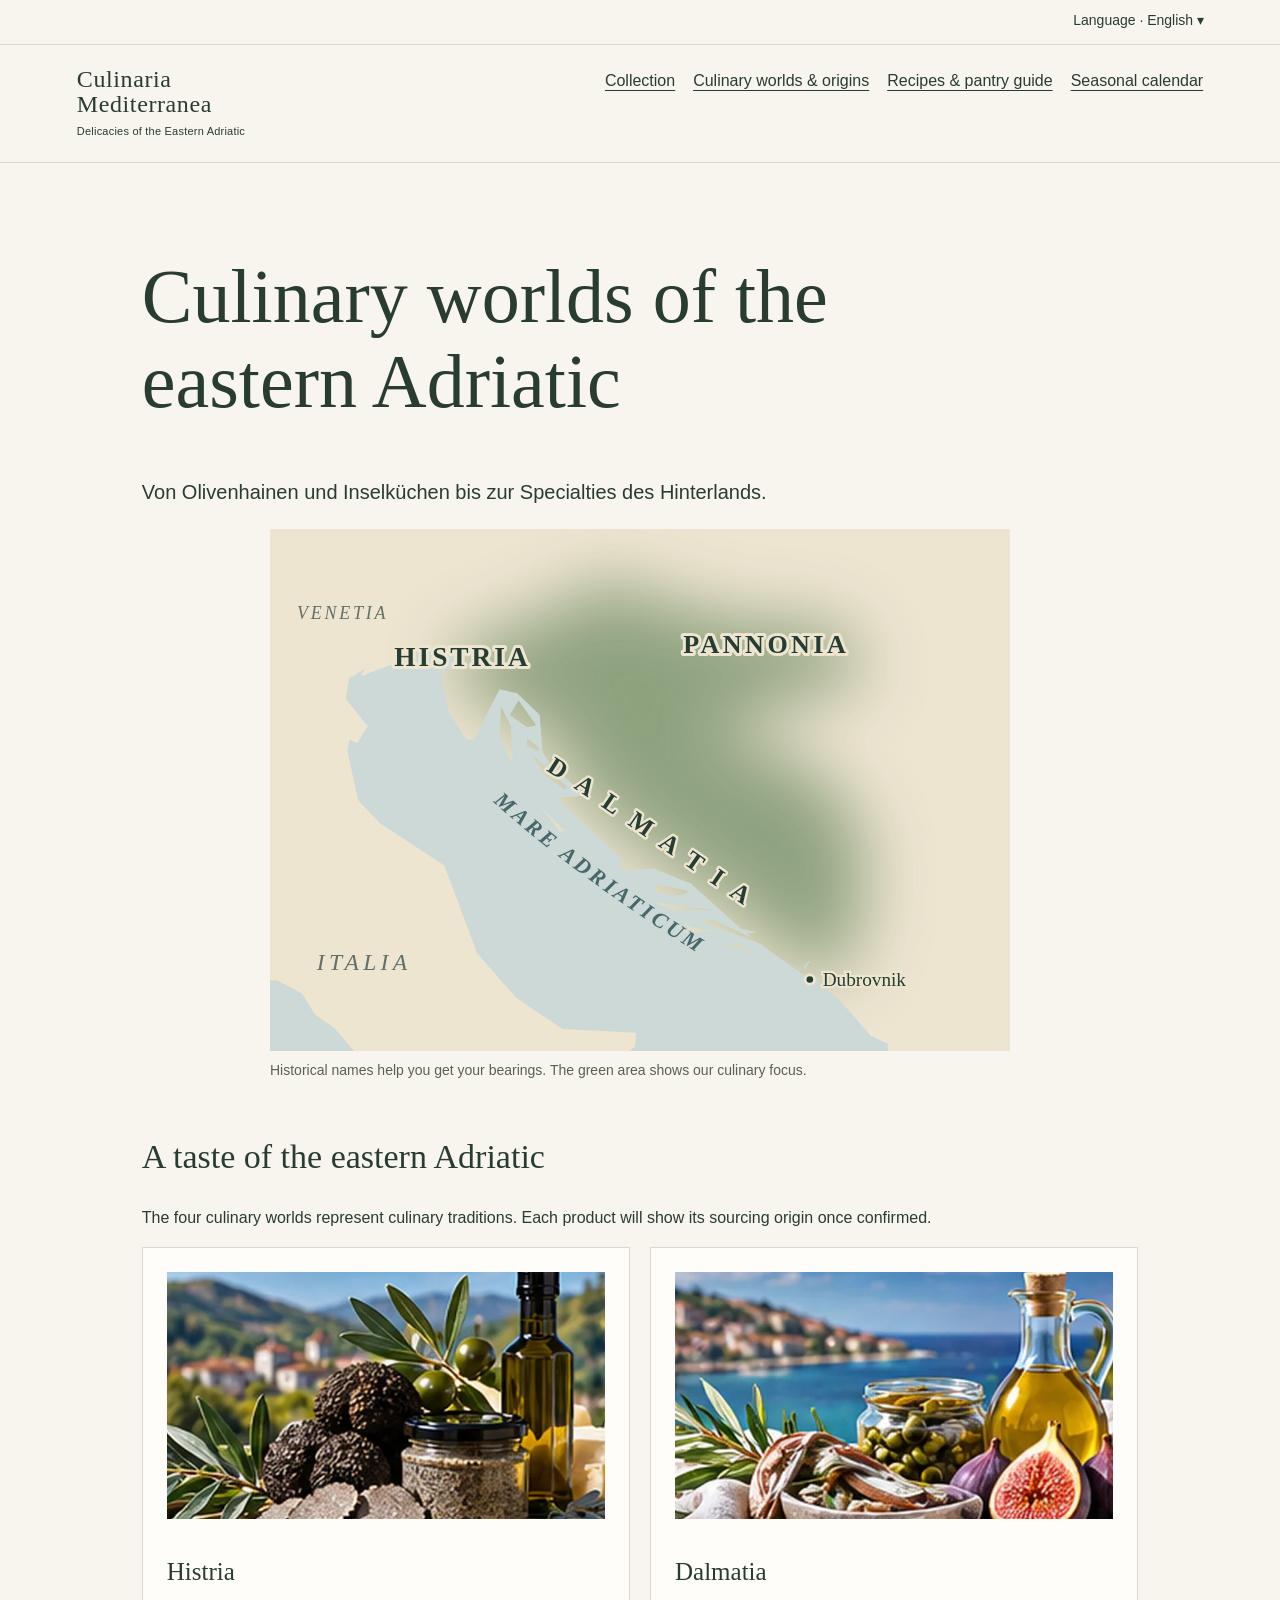
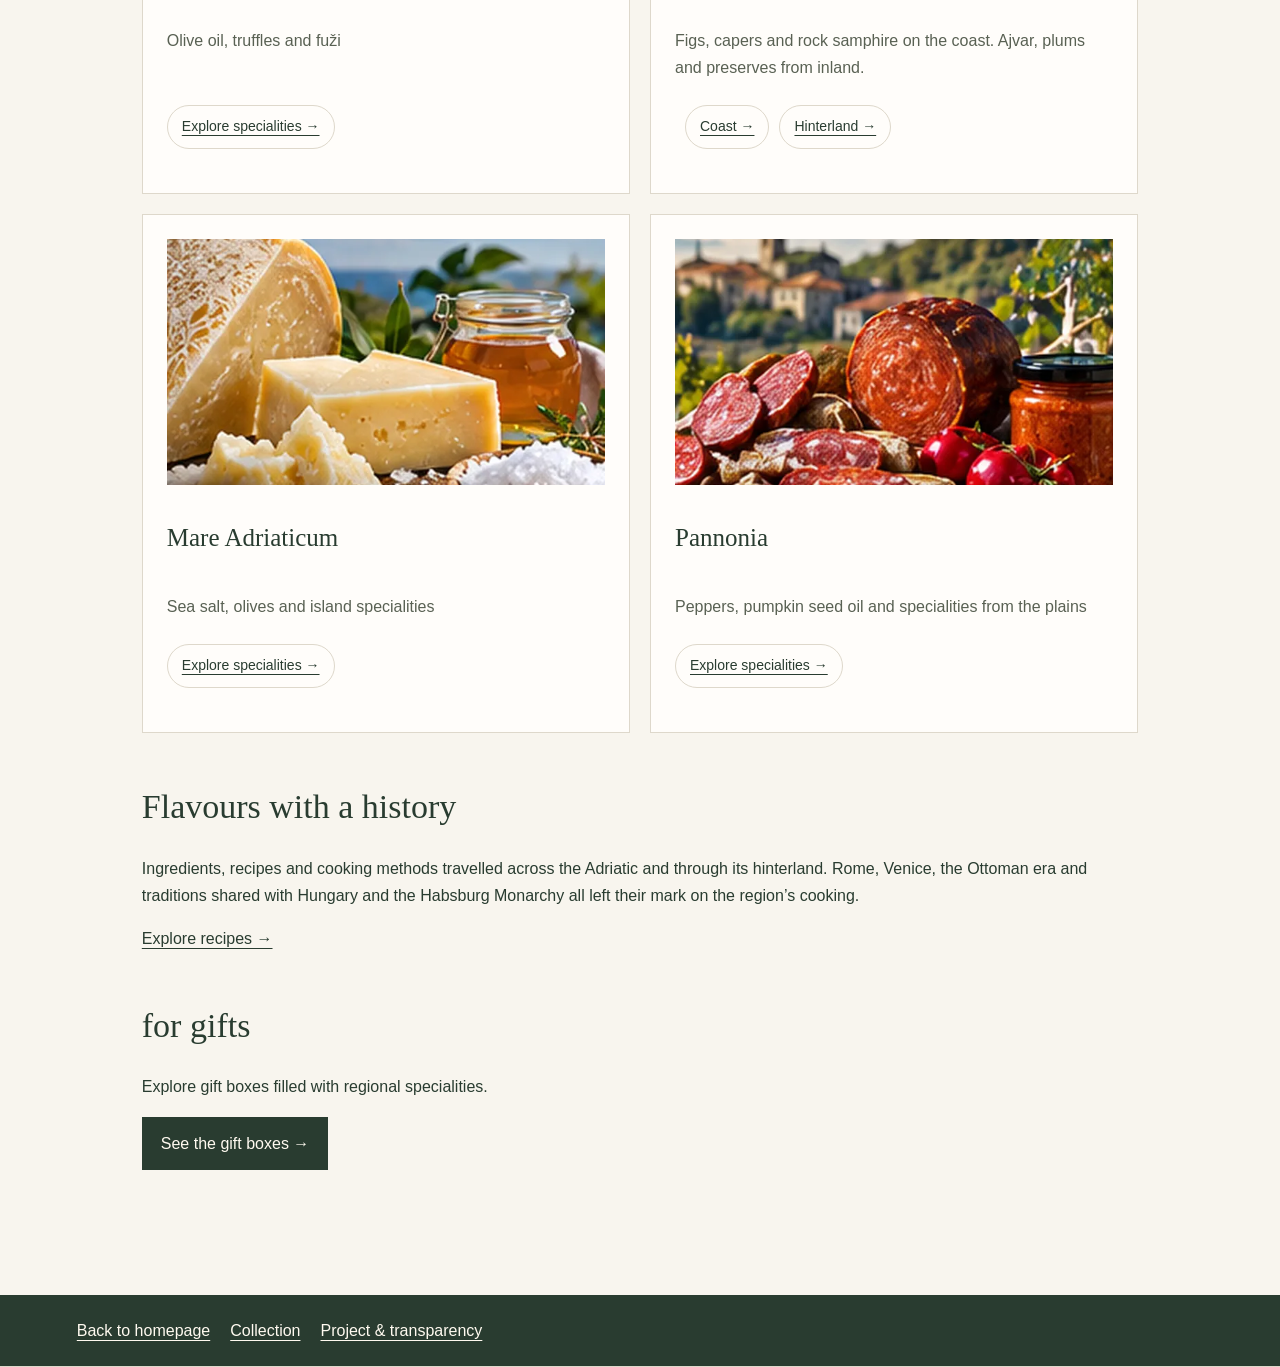
<file: genussregionen.html>
<!doctype html><html lang="de"><head><meta charset="utf-8"><meta name="viewport" content="width=device-width,initial-scale=1"><title>Vier Genusswelten · Culinaria Mediterranea</title><meta name="description" content="Vier Genusswelten der östlichen Adria mit Karte, Spezialitäten und Einblicken in die kulinarische Geschichte."><link rel="stylesheet" href="./editorial.css?v=20261114-seedoils-1"><link rel="stylesheet" href="./genussregionen.css?v=20261115-photo-ratio-1"><link rel="stylesheet" href="./language.css?v=20261114-culinaria-mediterranea-1"><script src="./language.js?v=20261121-complete-phrases"></script><style>
.origin-figure{max-width:740px;margin:20px auto 28px}
.origin-atlas{display:block;width:100%;height:auto}
.origin-figure figcaption{font-size:.875rem;margin-top:8px}
#genusswelten .cards{display:grid;grid-template-columns:repeat(2,minmax(0,1fr));gap:20px}
#genusswelten .card{display:flex;flex-direction:column;min-width:0}
#genusswelten .world-photo{display:block;width:100%;height:auto;aspect-ratio:16/9;object-fit:cover;margin-bottom:14px}
#genusswelten .region-links{margin-top:auto;padding-top:8px}
@media(max-width:620px){#genusswelten .cards{grid-template-columns:minmax(0,1fr);gap:14px}}
</style></head><body><a class="skip" href="#main">Zum Inhalt springen</a><header><a class="brand" href="./index.html"><span class="brand-name" translate="no">Culinaria<br>Mediterranea</span><small>Delikatessen der östlichen Adria</small></a><nav aria-label="Hauptnavigation"><a href="./sortiment.html">Sortiment</a><a href="./genussregionen.html" aria-current="page">Genusswelten &amp; Herkunft</a><a href="./genusswissen.html">Rezepte & Warenkunde</a><a href="./genusswissen.html#saison">Saisonkalender</a></nav></header><main id="main">
<h1>Genusswelten der östlichen Adria</h1>
<p class="intro">Von Olivenhainen und Inselküchen bis zur Spezialitäten des Hinterlands.</p>
<figure id="karte" class="origin-figure"><img class="origin-atlas" src="./assets/eastern-adriatic-atlas.svg?v=f824d36" width="173" height="122" loading="lazy" alt="Atlas der östlichen Adria mit Histria, Pannonia, Dalmatia, Mare Adriaticum, Venetia, Italia und Dubrovnik"><figcaption>Historische Namen zur Orientierung. Das Grün zeigt den kulinarischen Schwerpunkt.</figcaption></figure>
<section id="genusswelten"><h2>So schmeckt die östliche Adria</h2><p id="herkunft">Die vier Genusswelten stehen für kulinarische Traditionen. Die konkrete Lieferherkunft findest du beim jeweiligen Produkt, sobald sie feststeht.</p><div class="cards"><article class="card" id="histria"><span id="adria"></span><img class="world-photo" src="./assets/regional-boxes/box-istra.webp" width="640" height="420" loading="lazy" decoding="async" alt="Olivenöl und Trüffel"><h3 translate="no">Histria</h3><p>Olivenöl, Trüffel und Fuži</p><div class="region-links"><a href="./sortiment.html?genussregion=Istrien#collection">Spezialitäten entdecken →</a></div></article><article class="card" id="dalmatia"><img class="world-photo" src="./assets/regional-boxes/box-dalmacija.webp" width="640" height="420" loading="lazy" decoding="async" alt="Mediterrane Spezialitäten vor dalmatinischer Küste"><h3 translate="no">Dalmatia</h3><p>Feigen, Kapern und Meerfenchel an der Küste. Ajvar, Pflaumen und Eingekochtes aus dem Hinterland.</p><div class="region-links" id="illyricum"><span id="balkan"></span><a href="./sortiment.html?genussregion=Dalmatien#collection">Küste →</a><a href="./sortiment.html?genussregion=Hinterland#collection">Hinterland →</a></div></article><article class="card" id="mare-adriaticum"><img class="world-photo" src="./assets/regional-boxes/box-pag.webp" width="640" height="420" loading="lazy" decoding="async" alt="Spezialitäten der Adriainseln"><h3 translate="no">Mare Adriaticum</h3><p>Meersalz, Oliven und Spezialitäten von den Inseln</p><div class="region-links"><a href="./sortiment.html?genussregion=Mare%20Adriaticum#collection">Spezialitäten entdecken →</a></div></article><article class="card" id="pannonia"><img class="world-photo" src="./assets/regional-boxes/box-slavonija.webp" width="640" height="420" loading="lazy" decoding="async" alt="Herzhafte Spezialitäten aus dem Hinterland"><h3 translate="no">Pannonia</h3><p>Paprika, Kürbiskernöl und Spezialitäten aus der Ebene</p><div class="region-links"><a href="./sortiment.html?genussregion=Pannonia#collection">Spezialitäten entdecken →</a></div></article></div></section>
<section id="mittelmeer"><h2>Genuss mit Geschichte</h2><p>Über die Adria und durch ihr Hinterland reisten Zutaten, Rezepte und Zubereitungsweisen. Die Geschichte Roms und Venedigs, die osmanische Zeit und die gemeinsamen Traditionen mit Ungarn und der Habsburgermonarchie hinterließen Spuren in den Küchen der Region.</p><a href="./genusswissen.html#rezepte">Rezepte entdecken →</a></section>
<section id="geschenkregionen"><h2>Zum Verschenken</h2><p>Entdecke Geschenkboxen mit Spezialitäten aus den Genusswelten.</p><a class="btn" href="./index.html#gifts">Geschenkboxen ansehen →</a></section>
</main><footer><nav><a href="./index.html">Zur Startseite</a><a href="./sortiment.html">Sortiment</a><a href="./projekt.html">Projekt & Transparenz</a></nav></footer></body></html>
</file>
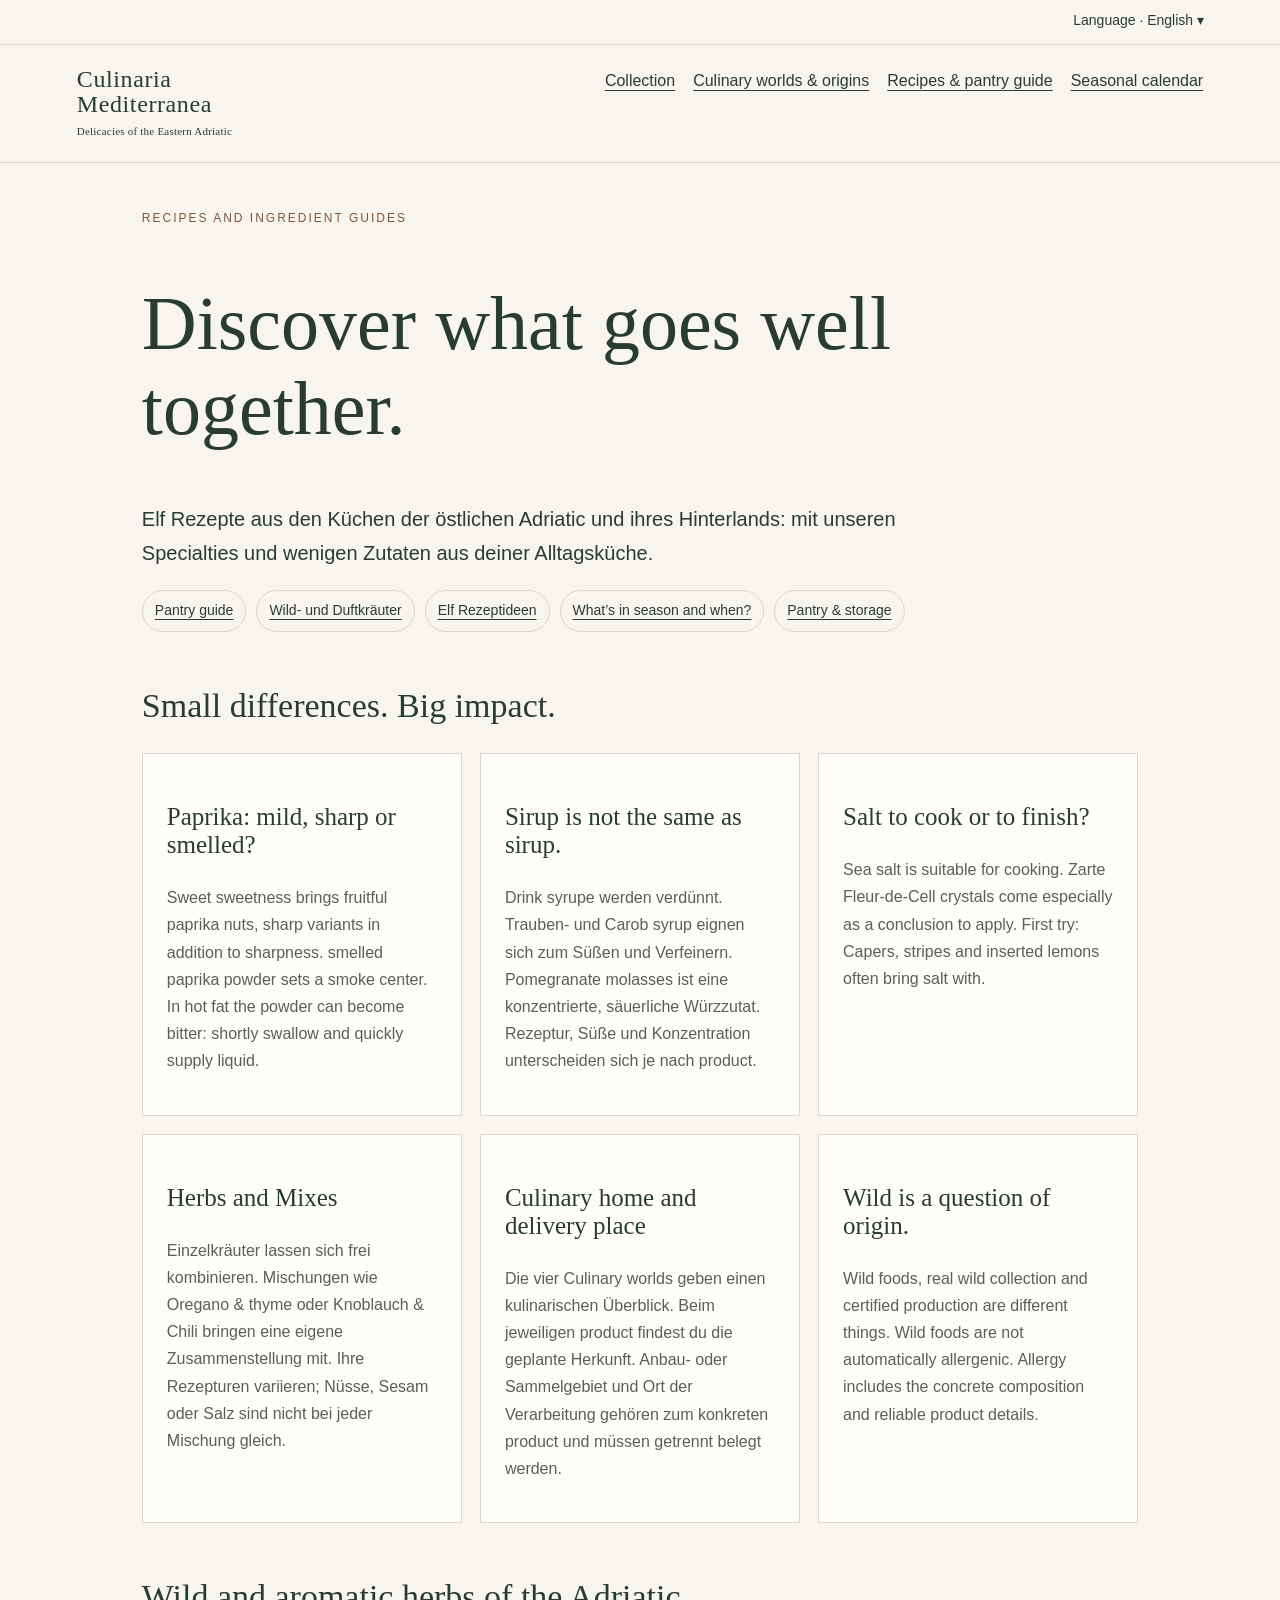
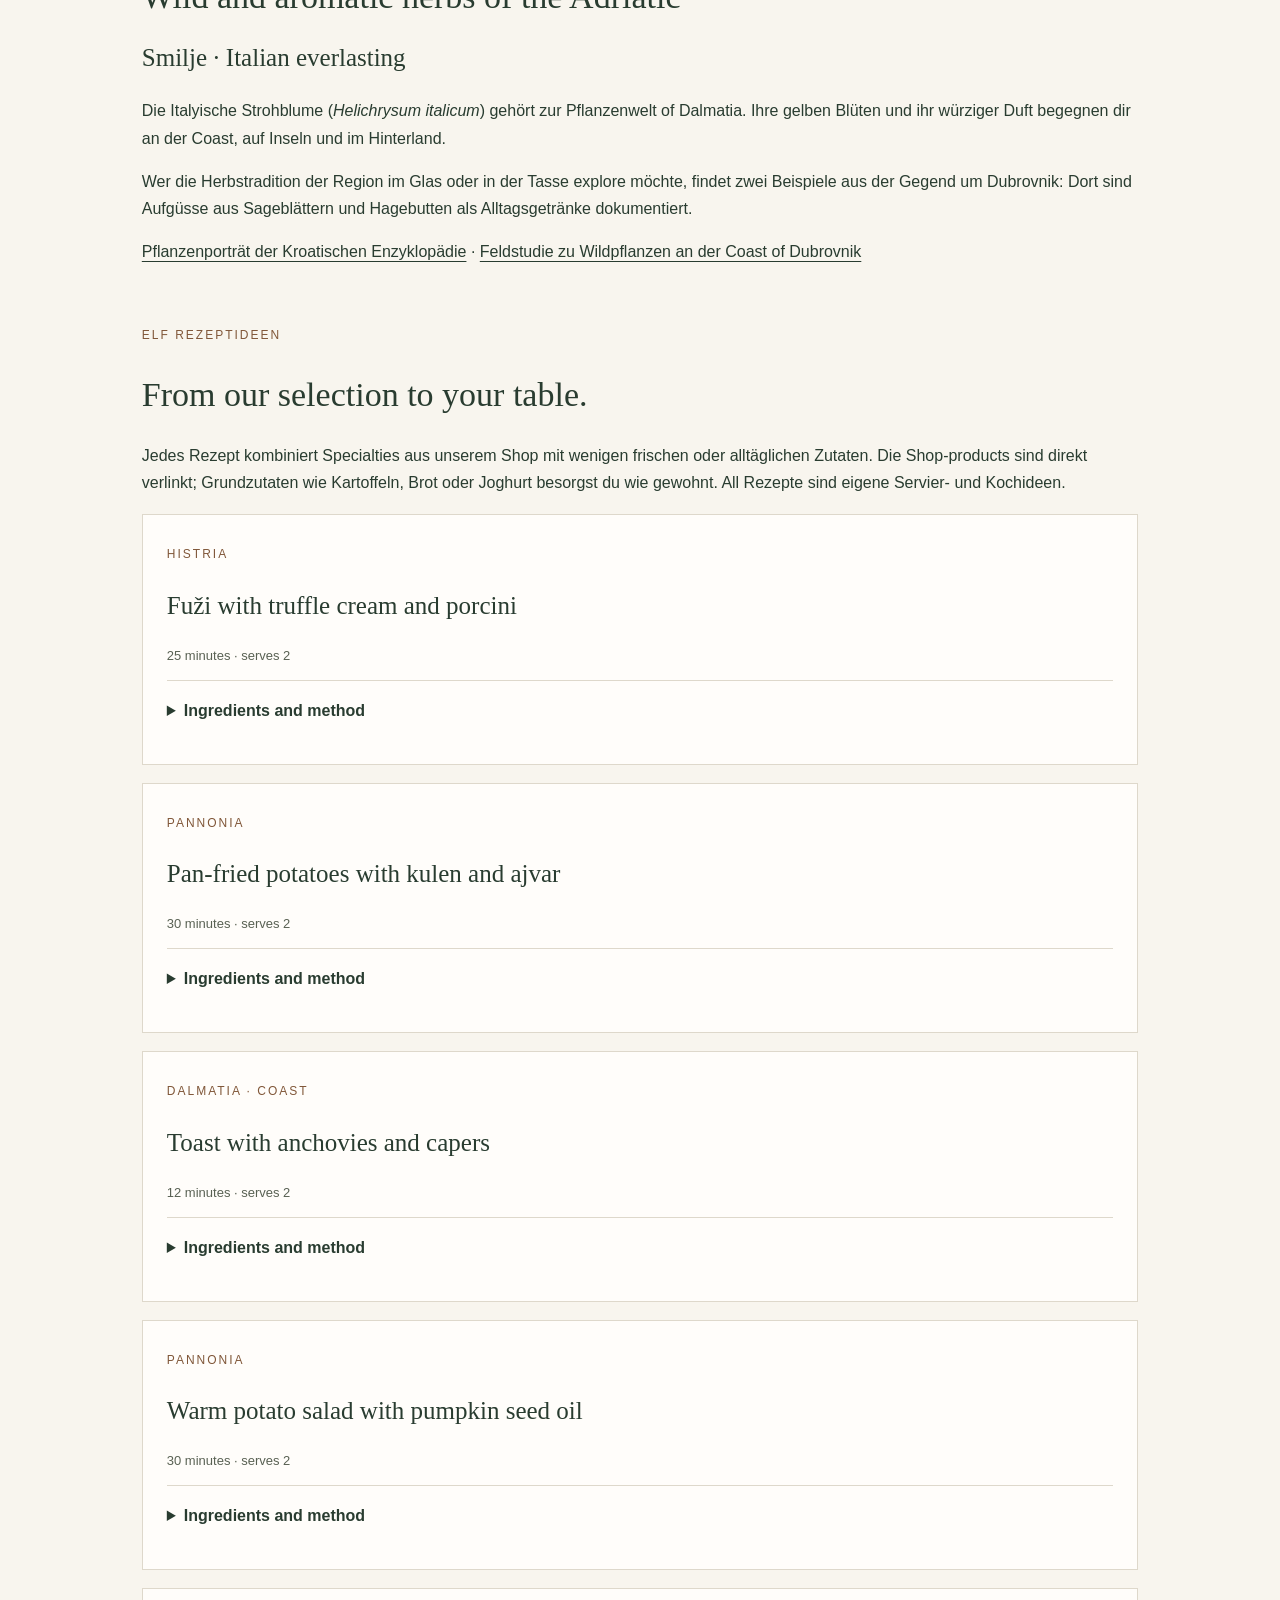
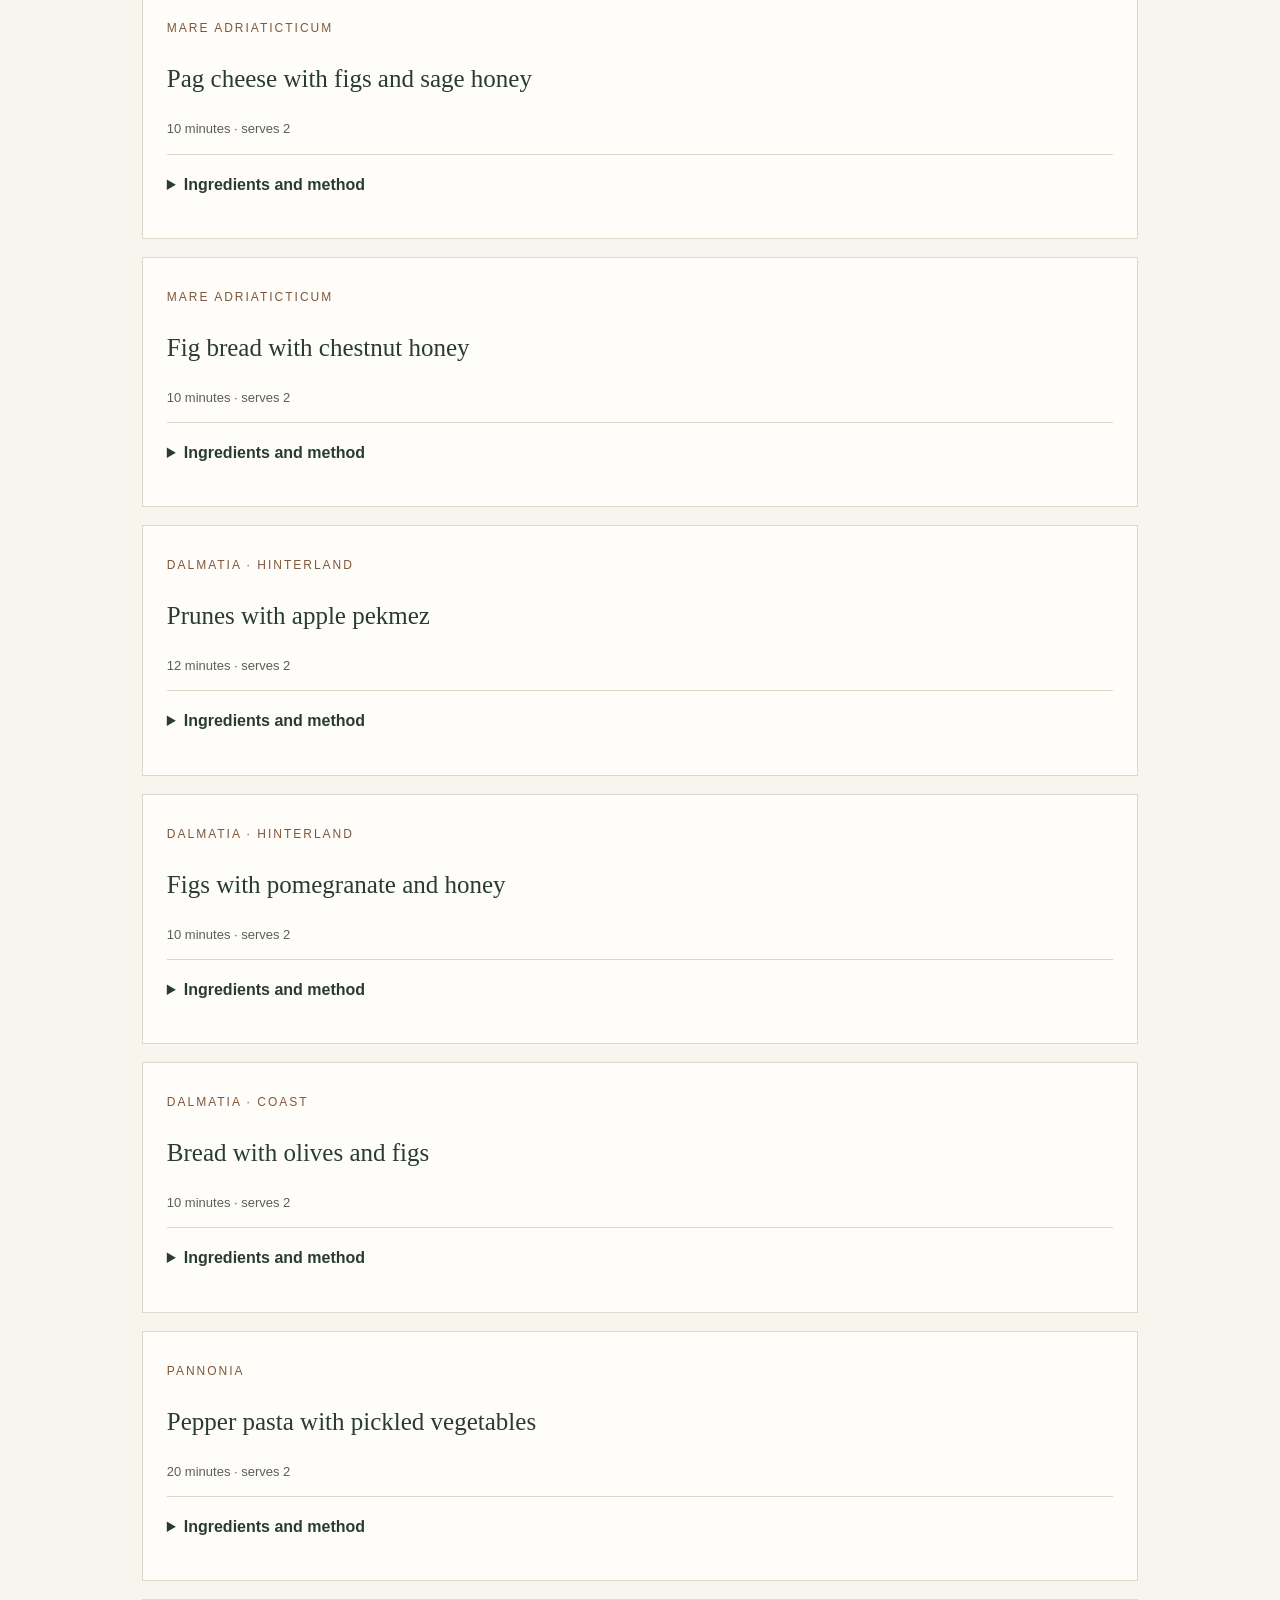
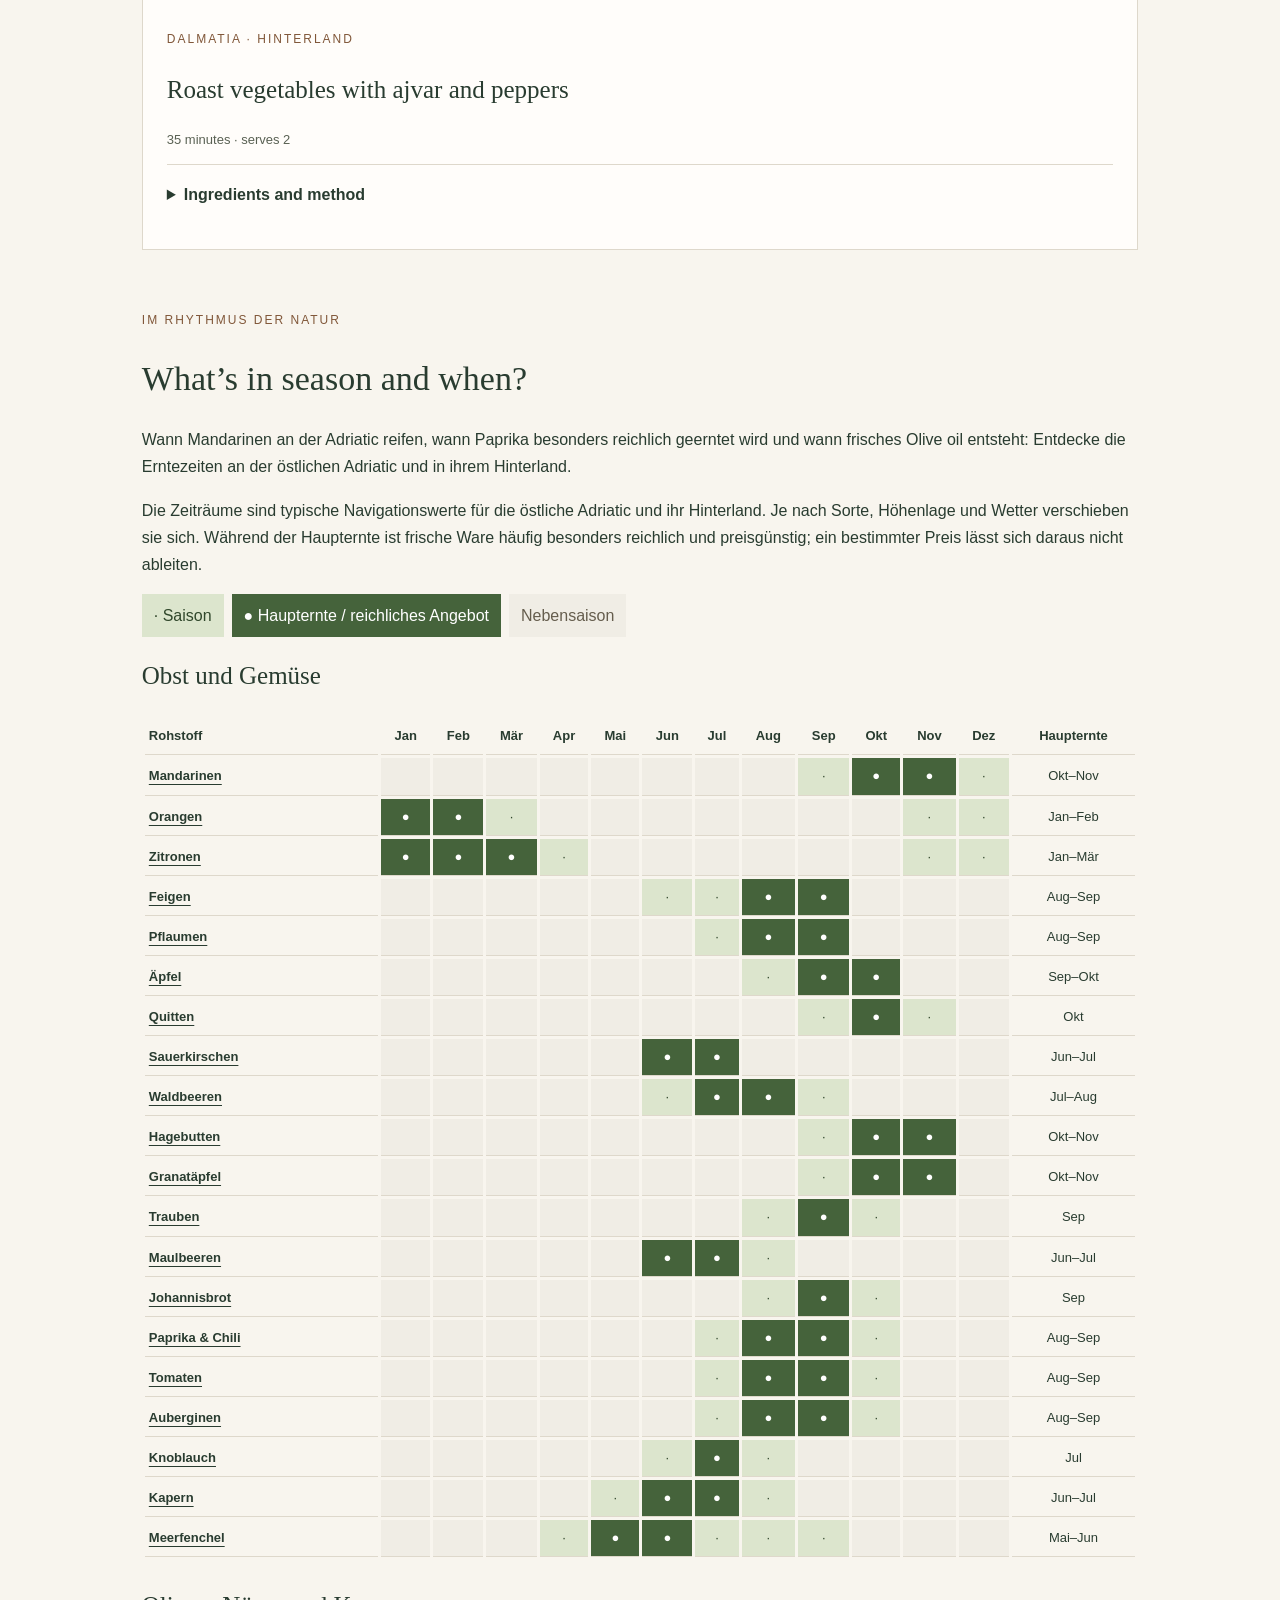
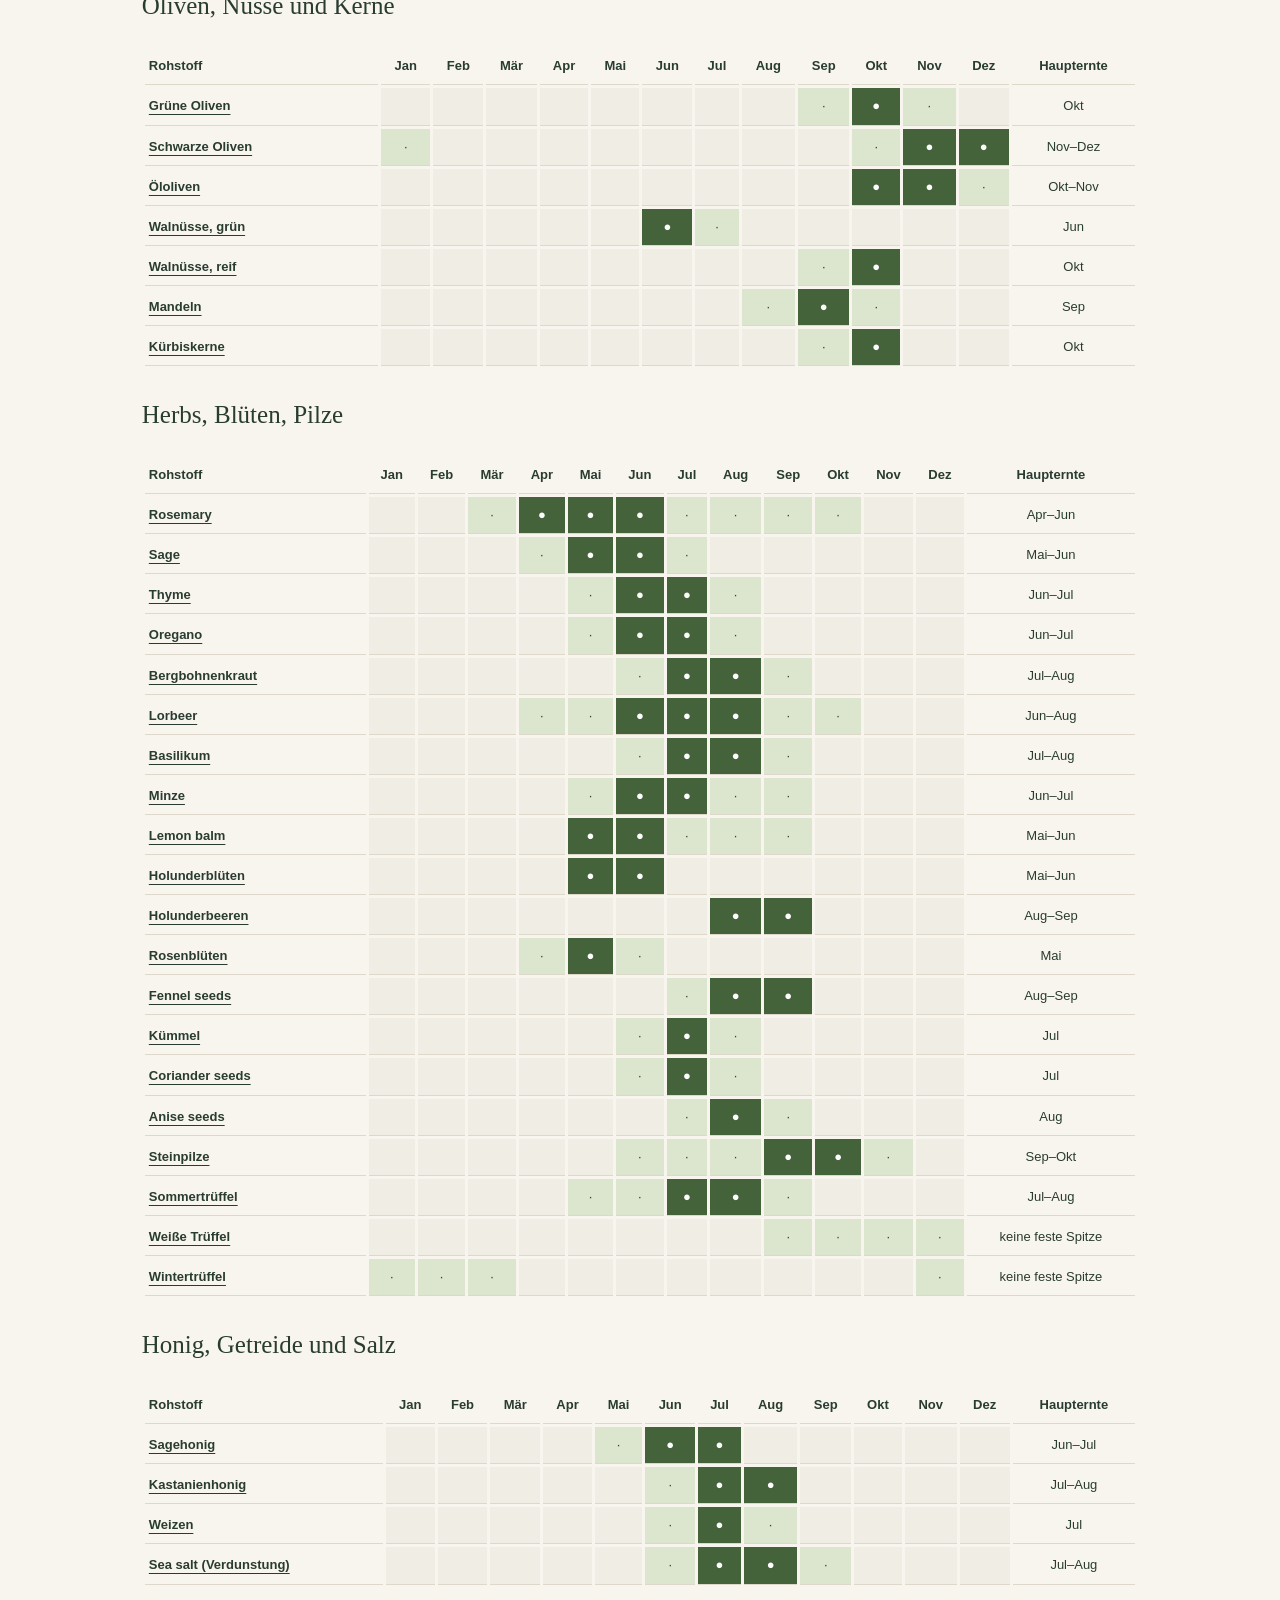
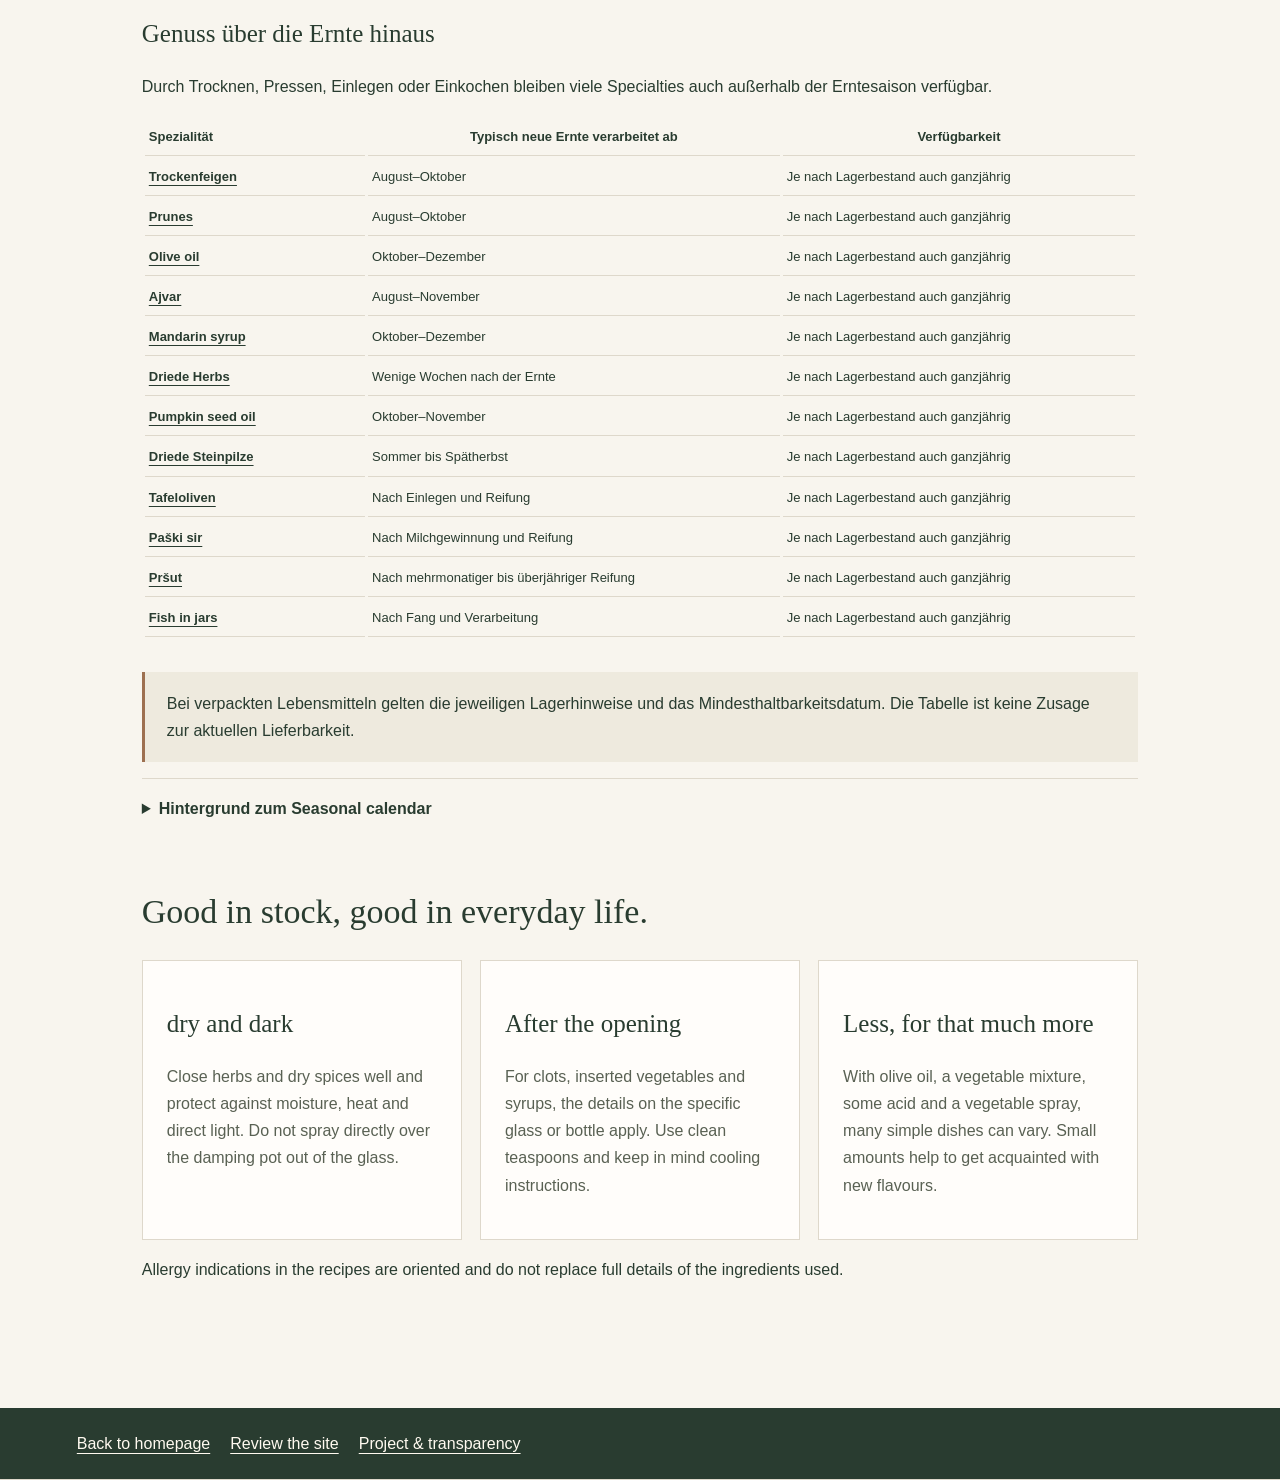
<file: genusswissen.html>
<!doctype html><html lang="de"><head><meta charset="utf-8"><meta name="viewport" content="width=device-width,initial-scale=1"><title>Rezepte & Warenkunde · Culinaria Mediterranea</title><meta name="description" content="Elf Rezeptideen mit Produkten aus unserem Sortiment, praktische Warenkunde und Tipps zur Lagerung."><link rel="stylesheet" href="./editorial.css?v=20261114-seedoils-1"><link rel="stylesheet" href="./language.css?v=20261114-culinaria-mediterranea-1"><script src="./language.js?v=20261121-complete-phrases"></script><style>.season-scroll{overflow-x:auto;margin:12px 0 32px}.season-table{width:100%;border-collapse:separate;border-spacing:3px;font-size:13px;min-width:680px}.season-table th,.season-table td{padding:7px 4px;text-align:center}.season-table th:first-child{text-align:left;min-width:145px}.season-table a{color:inherit}.season-on{background:#dce5cd;color:#30472b}.season-peak{background:#45633b;color:white}.season-off{background:#f0ede5;color:#655d4d}.season-legend{display:flex;flex-wrap:wrap;gap:8px;margin:16px 0}.season-legend span{padding:8px 12px}.availability{min-width:490px}.availability td{text-align:left}.season-table tbody th{position:sticky;left:0;background:#f8f5ee;z-index:1}</style></head><body><a class="skip" href="#main">Zum Inhalt springen</a><header><a class="brand" href="./index.html"><span class="brand-name" translate="no">Culinaria<br>Mediterranea</span><small>Delikatessen der östlichen Adria</small></a><nav aria-label="Hauptnavigation"><a href="./sortiment.html#collection">Sortiment</a><a href="./genussregionen.html">Genusswelten &amp; Herkunft</a><a href="./genusswissen.html">Rezepte & Warenkunde</a><a href="./genusswissen.html#saison">Saisonkalender</a></nav></header><main id="main"><span class="eyebrow">Rezepte und Warenkunde</span><h1>Wissen, was gut zusammenpasst.</h1><p class="intro">Elf Rezepte aus den Küchen der östlichen Adria und ihres Hinterlands: mit unseren Spezialitäten und wenigen Zutaten aus deiner Alltagsküche.</p><nav class="recipe-links" aria-label="Inhalt"><a href="#warenkunde">Warenkunde</a><a href="#wild-und-duftkraeuter">Wild- und Duftkräuter</a><a href="#rezepte">Elf Rezeptideen</a><a href="#saison">Wann hat was Saison?</a><a href="#vorrat">Vorrat & Lagerung</a></nav><section id="warenkunde"><h2>Kleine Unterschiede. Große Wirkung.</h2><div class="cards"><article class="card"><h3>Paprika: mild, scharf oder geräuchert?</h3><p>Edelsüß bringt fruchtige Paprikanoten, scharfe Varianten zusätzlich Schärfe. Geräuchertes Paprikapulver setzt einen Rauchakzent. In heißem Fett kann das Pulver bitter werden: kurz einrühren und zügig Flüssigkeit zugeben.</p></article><article class="card"><h3>Sirup ist nicht gleich Sirup</h3><p>Getränkesirupe werden verdünnt. Trauben- und Johannisbrotsirup eignen sich zum Süßen und Verfeinern. Granatapfelmelasse ist eine konzentrierte, säuerliche Würzzutat. Rezeptur, Süße und Konzentration unterscheiden sich je nach Produkt.</p></article><article class="card"><h3>Salz zum Kochen oder zum Abschluss?</h3><p>Meersalz eignet sich zum Würzen beim Kochen. Zarte Fleur-de-Sel-Kristalle kommen besonders als Abschluss zur Geltung. Erst probieren: Kapern, Aufstriche und eingelegte Zitronen bringen häufig schon Salz mit.</p></article><article class="card"><h3>Kräuter und Mischungen</h3><p>Einzelkräuter lassen sich frei kombinieren. Mischungen wie Oregano & Thymian oder Knoblauch & Chili bringen eine eigene Zusammenstellung mit. Ihre Rezepturen variieren; Nüsse, Sesam oder Salz sind nicht bei jeder Mischung gleich.</p></article><article class="card"><h3>Kulinarische Heimat und Lieferherkunft</h3><p>Die vier Genusswelten geben einen kulinarischen Überblick. Beim jeweiligen Produkt findest du die geplante Herkunft. Anbau- oder Sammelgebiet und Ort der Verarbeitung gehören zum konkreten Produkt und müssen getrennt belegt werden.</p></article><article class="card"><h3>Wild ist eine Herkunftsfrage</h3><p>Wildvorkommen, tatsächliche Wildsammlung und zertifizierte Erzeugung sind unterschiedliche Dinge. Wild gesammelte Lebensmittel sind nicht automatisch allergenärmer. Bei Allergien zählen die konkrete Zusammensetzung und verlässliche Produktangaben.</p></article></div></section><section id="wild-und-duftkraeuter"><h2>Wild- und Duftkräuter der Adria</h2>
<h3>Smilje · Italienische Strohblume</h3>
<p>Die Italienische Strohblume (<i>Helichrysum italicum</i>) gehört zur Pflanzenwelt von Dalmatia. Ihre gelben Blüten und ihr würziger Duft begegnen dir an der Küste, auf Inseln und im Hinterland.</p>
<p>Wer die Kräutertradition der Region im Glas oder in der Tasse entdecken möchte, findet zwei Beispiele aus der Gegend um Dubrovnik: Dort sind Aufgüsse aus Salbeiblättern und Hagebutten als Alltagsgetränke dokumentiert.</p>
<p><a href="https://www.enciklopedija.hr/clanak/smilje">Pflanzenporträt der Kroatischen Enzyklopädie</a> · <a href="https://agris.fao.org/search/en/providers/125463/records/685183e953e52c13fc771246">Feldstudie zu Wildpflanzen an der Küste von Dubrovnik</a></p>
</section>
<section id="rezepte"><span class="eyebrow">Elf Rezeptideen</span><h2>Aus unserem Sortiment auf den Tisch.</h2><p>Jedes Rezept kombiniert Spezialitäten aus unserem Shop mit wenigen frischen oder alltäglichen Zutaten. Die Shop-Produkte sind direkt verlinkt; Grundzutaten wie Kartoffeln, Brot oder Joghurt besorgst du wie gewohnt. Alle Rezepte sind eigene Servier- und Kochideen.</p><article id="istra-fuzi" class="card recipe-card" style="margin:18px 0"><span class="eyebrow">Histria</span><h3>Fuži mit Trüffelcreme und Steinpilzen</h3><p class="meta">25 Minuten · 2 Portionen</p><details><summary>Zutaten & Zubereitung</summary><h4>Aus unserem Shop</h4><ul><li>250 g Fuži</li><li>3 EL Trüffelcreme</li><li>20 g getrocknete Steinpilze</li><li>1 EL Olivenöl</li></ul><h4>Aus der Alltagsküche</h4><ul><li>1 kleine Zwiebel</li><li>Wasser zum Einweichen und Kochen</li></ul><h4>So geht’s</h4><ol><li>Steinpilze 15 Minuten in warmem Wasser einweichen, abgießen und klein schneiden.</li><li>Fuži nach Packungsangabe in reichlich Wasser garen. Zwiebel fein würfeln und mit Steinpilzen im Olivenöl anbraten.</li><li>Trüffelcreme mit etwas Nudelwasser einrühren und die Fuži darin schwenken.</li></ol><p class="notice">Trüffelcreme kann je nach Produkt Milchbestandteile oder weitere Allergene enthalten.</p><nav class="recipe-links" aria-label="Passende Produkte"><a href="./sortiment.html?produkt=fuzi-pasta#collection" data-recipe-product="fuzi-pasta">g Fuži im Shop ansehen →</a><a href="./sortiment.html?produkt=truffle-cream#collection" data-recipe-product="truffle-cream">EL Trüffelcreme im Shop ansehen →</a><a href="./sortiment.html?produkt=dried-porcini#collection" data-recipe-product="dried-porcini">g getrocknete Steinpilze im Shop ansehen →</a><a href="./sortiment.html?produkt=oil#collection" data-recipe-product="oil">EL Olivenöl im Shop ansehen →</a></nav></details></article><article id="slawonien-kartoffeln" class="card recipe-card" style="margin:18px 0"><span class="eyebrow">Pannonia</span><h3>Kartoffelpfanne mit Kulen und Ajvar</h3><p class="meta">30 Minuten · 2 Portionen</p><details><summary>Zutaten & Zubereitung</summary><h4>Aus unserem Shop</h4><ul><li>100 g Slavonski kulen</li><li>3 EL Ajvar</li><li>½ TL mildes Paprikapulver</li></ul><h4>Aus der Alltagsküche</h4><ul><li>500 g Kartoffeln</li><li>1 Zwiebel</li><li>2 EL Wasser</li></ul><h4>So geht’s</h4><ol><li>Kartoffeln in kleinen Stücken 10 Minuten vorkochen.</li><li>Zwiebel in einer Pfanne anschwitzen, Kartoffeln zugeben und goldbraun garen.</li><li>Kulen in Scheiben kurz miterwärmen, Ajvar mit Wasser einrühren und mildes Paprikapulver zum Schluss zugeben.</li></ol><p class="notice">Kulen und Ajvar sind bereits kräftig gewürzt. Vor zusätzlichem Salzen probieren.</p><nav class="recipe-links" aria-label="Passende Produkte"><a href="./sortiment.html?produkt=kulen#collection" data-recipe-product="kulen">g Slavonski kulen im Shop ansehen →</a><a href="./sortiment.html?produkt=ajvar#collection" data-recipe-product="ajvar">EL Ajvar im Shop ansehen →</a><a href="./sortiment.html?produkt=paprikapowdermild#collection" data-recipe-product="paprikapowdermild">TL mildes Paprikapulver im Shop ansehen →</a></nav></details></article><article id="dalmatien-crostini" class="card recipe-card" style="margin:18px 0"><span class="eyebrow">Dalmatia · Küste</span><h3>Röstbrot mit Inćuni und Kapern</h3><p class="meta">12 Minuten · 2 Portionen</p><details><summary>Zutaten & Zubereitung</summary><h4>Aus unserem Shop</h4><ul><li>90 g Inćuni in Öl aus dem Glas</li><li>2 TL Kapern</li><li>1 EL Olivenöl</li><li>2 TL eingelegter Meerfenchel</li></ul><h4>Aus der Alltagsküche</h4><ul><li>4 Scheiben Brot</li><li>1 Zitrone</li></ul><h4>So geht’s</h4><ol><li>Brotscheiben rösten und leicht mit Olivenöl beträufeln.</li><li>Inćuni abtropfen lassen. Kapern und Meerfenchel klein schneiden.</li><li>Brot damit belegen und nach Wunsch wenig Zitronensaft darübergeben.</li></ol><p class="notice">Inćuni, Kapern und Meerfenchel können salzig sein. Das Rezept verwendet haltbare Inćuni in Öl aus dem Glas.</p><nav class="recipe-links" aria-label="Passende Produkte"><a href="./sortiment.html?produkt=incuni#collection" data-recipe-product="incuni">Inćuni im Glas im Sortiment ansehen →</a><a href="./sortiment.html?produkt=capers#collection" data-recipe-product="capers">TL Kapern im Shop ansehen →</a><a href="./sortiment.html?produkt=oil#collection" data-recipe-product="oil">EL Olivenöl im Shop ansehen →</a><a href="./sortiment.html?produkt=motar#collection" data-recipe-product="motar">TL eingelegter Meerfenchel im Shop ansehen →</a></nav></details></article><article id="medimurje-kartoffelsalat" class="card recipe-card" style="margin:18px 0"><span class="eyebrow">Pannonia</span><h3>Lauwarmer Kartoffelsalat mit Kürbiskernöl</h3><p class="meta">30 Minuten · 2 Portionen</p><details><summary>Zutaten & Zubereitung</summary><h4>Aus unserem Shop</h4><ul><li>3 EL Kürbiskernöl</li><li>2 EL geröstete Kürbiskerne</li></ul><h4>Aus der Alltagsküche</h4><ul><li>500 g Kartoffeln</li><li>1 kleine rote Zwiebel</li><li>2 EL milder Essig</li><li>Salz nach Geschmack</li></ul><h4>So geht’s</h4><ol><li>Kartoffeln garen, noch warm schälen und in Scheiben schneiden.</li><li>Zwiebel fein schneiden und mit Essig und wenig warmem Wasser unterheben.</li><li>Kurz vor dem Servieren Kürbiskernöl darübergeben und mit Kürbiskernen bestreuen.</li></ol><p class="notice">Kürbiskernöl nicht stark erhitzen; hier wird es als Dressing eingesetzt.</p><nav class="recipe-links" aria-label="Passende Produkte"><a href="./sortiment.html?produkt=pumpkinoil#collection" data-recipe-product="pumpkinoil">EL Kürbiskernöl im Shop ansehen →</a><a href="./sortiment.html?produkt=pumpkinseeds#collection" data-recipe-product="pumpkinseeds">EL geröstete Kürbiskerne im Shop ansehen →</a></nav></details></article><article id="pag-kaese" class="card recipe-card" style="margin:18px 0"><span class="eyebrow">Mare Adriaticum</span><h3>Paški sir mit Feigen und Salbeihonig</h3><p class="meta">10 Minuten · 2 Portionen</p><details><summary>Zutaten & Zubereitung</summary><h4>Aus unserem Shop</h4><ul><li>120 g Paški sir</li><li>6 getrocknete Feigen</li><li>2 TL Salbeihonig</li><li>eine Prise Meersalz nach Wunsch</li></ul><h4>Aus der Alltagsküche</h4><ul><li>Einige Scheiben Brot</li></ul><h4>So geht’s</h4><ol><li>Paški sir in kleine Stücke schneiden und mit getrockneten Feigen auf einer Platte anrichten.</li><li>Wenig Salbeihonig über die Feigen geben.</li><li>Mit Brot servieren und Käse und Feigen abwechselnd probieren.</li></ol><p class="notice">Käse enthält Milch. Für den späteren Versand gelten die konkreten Haltbarkeits- und Transportbedingungen.</p><nav class="recipe-links" aria-label="Passende Produkte"><a href="./sortiment.html?produkt=paski-sir#collection" data-recipe-product="paski-sir">g Paški sir im Shop ansehen →</a><a href="./sortiment.html?produkt=fig#collection" data-recipe-product="fig">getrocknete Feigen im Shop ansehen →</a><a href="./sortiment.html?produkt=sage-honey#collection" data-recipe-product="sage-honey">TL Salbeihonig im Shop ansehen →</a><a href="./sortiment.html?produkt=sea#collection" data-recipe-product="sea">Prise Meersalz nach Wunsch im Shop ansehen →</a></nav></details></article><article id="kvarner-feigenbrot" class="card recipe-card" style="margin:18px 0"><span class="eyebrow">Mare Adriaticum</span><h3>Feigenbrot mit Kastanienhonig</h3><p class="meta">10 Minuten · 2 Portionen</p><details><summary>Zutaten & Zubereitung</summary><h4>Aus unserem Shop</h4><ul><li>150 g Feigenbrot mit Walnüssen</li><li>2 TL Kastanienhonig</li><li>2 EL Feigenkonfitüre</li></ul><h4>Aus der Alltagsküche</h4><ul><li>Naturjoghurt oder eine pflanzliche Alternative</li></ul><h4>So geht’s</h4><ol><li>Feigenbrot in dünne Scheiben schneiden.</li><li>Joghurt in zwei kleine Schalen verteilen und mit etwas Feigenkonfitüre ergänzen.</li><li>Feigenbrot dazu servieren und sparsam mit Kastanienhonig beträufeln.</li></ol><p class="notice">Feigenbrot kann Walnüsse enthalten; Zutaten des konkreten Produkts prüfen.</p><nav class="recipe-links" aria-label="Passende Produkte"><a href="./sortiment.html?produkt=figbread#collection" data-recipe-product="figbread">g Feigenbrot mit Walnüssen im Shop ansehen →</a><a href="./sortiment.html?produkt=chestnut-honey#collection" data-recipe-product="chestnut-honey">TL Kastanienhonig im Shop ansehen →</a><a href="./sortiment.html?produkt=figjam#collection" data-recipe-product="figjam">EL Feigenkonfitüre im Shop ansehen →</a></nav></details></article><article id="bosnien-pflaumen" class="card recipe-card" style="margin:18px 0"><span class="eyebrow">Dalmatia · Hinterland</span><h3>Trockenpflaumen mit Apfelpekmez</h3><p class="meta">12 Minuten · 2 Portionen</p><details><summary>Zutaten & Zubereitung</summary><h4>Aus unserem Shop</h4><ul><li>100 g Trockenpflaumen</li><li>2 EL Apfelpekmez</li><li>2 TL Pflaumenbestilj</li></ul><h4>Aus der Alltagsküche</h4><ul><li>200 g Naturjoghurt oder pflanzliche Alternative</li><li>2 EL warmes Wasser</li></ul><h4>So geht’s</h4><ol><li>Trockenpflaumen klein schneiden und mit warmem Wasser einige Minuten weich werden lassen.</li><li>Apfelpekmez und Pflaumenbestilj verrühren.</li><li>Über Joghurt verteilen und mit Trockenpflaumen anrichten.</li></ol><p class="notice">Apfelpekmez und Pflaumenbestilj sind konzentrierte Fruchtzubereitungen. Dosierung nach Geschmack.</p><nav class="recipe-links" aria-label="Passende Produkte"><a href="./sortiment.html?produkt=prunes#collection" data-recipe-product="prunes">g Trockenpflaumen im Shop ansehen →</a><a href="./sortiment.html?produkt=apple-pekmez#collection" data-recipe-product="apple-pekmez">EL Apfelpekmez im Shop ansehen →</a><a href="./sortiment.html?produkt=plum-bestilj#collection" data-recipe-product="plum-bestilj">TL Pflaumenbestilj im Shop ansehen →</a></nav></details></article><article id="herzegowina-feigen" class="card recipe-card" style="margin:18px 0"><span class="eyebrow">Dalmatia · Hinterland</span><h3>Feigen mit Granatapfel und Honig</h3><p class="meta">10 Minuten · 2 Portionen</p><details><summary>Zutaten & Zubereitung</summary><h4>Aus unserem Shop</h4><ul><li>6 getrocknete Feigen</li><li>1 TL Granatapfelmelasse</li><li>1 EL Feigenkonfitüre</li><li>1 TL Salbeihonig</li></ul><h4>Aus der Alltagsküche</h4><ul><li>200 g Naturjoghurt oder pflanzliche Alternative</li></ul><h4>So geht’s</h4><ol><li>Feigen in dünne Scheiben schneiden und auf Joghurt verteilen.</li><li>Feigenkonfitüre mit wenig Wasser geschmeidig rühren.</li><li>Mit Granatapfelmelasse und einem kleinen Tropfen Honig abschließen.</li></ol><p class="notice">Granatapfelmelasse ist kräftig und säuerlich; sparsam verwenden.</p><nav class="recipe-links" aria-label="Passende Produkte"><a href="./sortiment.html?produkt=fig#collection" data-recipe-product="fig">getrocknete Feigen im Shop ansehen →</a><a href="./sortiment.html?produkt=pomegranatemolasses#collection" data-recipe-product="pomegranatemolasses">TL Granatapfelmelasse im Shop ansehen →</a><a href="./sortiment.html?produkt=figjam#collection" data-recipe-product="figjam">EL Feigenkonfitüre im Shop ansehen →</a><a href="./sortiment.html?produkt=sage-honey#collection" data-recipe-product="sage-honey">TL Salbeihonig im Shop ansehen →</a></nav></details></article><article id="montenegro-oliven" class="card recipe-card" style="margin:18px 0"><span class="eyebrow">Dalmatia · Küste</span><h3>Oliven-Feigen-Brotzeit</h3><p class="meta">10 Minuten · 2 Portionen</p><details><summary>Zutaten & Zubereitung</summary><h4>Aus unserem Shop</h4><ul><li>100 g Tafeloliven</li><li>2 EL Olivenöl</li><li>4 getrocknete Feigen</li><li>eine Prise Bergbohnenkraut</li></ul><h4>Aus der Alltagsküche</h4><ul><li>4 Scheiben rustikales Brot</li></ul><h4>So geht’s</h4><ol><li>Oliven abtropfen lassen und bei Bedarf entsteinen.</li><li>Oliven mit Olivenöl und einer Prise Bergbohnenkraut mischen.</li><li>Mit Feigen und Brot als kleine Brotzeit servieren.</li></ol><p class="notice">Oliven können Steine enthalten; vor dem Servieren kontrollieren.</p><nav class="recipe-links" aria-label="Passende Produkte"><a href="./sortiment.html?produkt=tableolives#collection" data-recipe-product="tableolives">g Tafeloliven im Shop ansehen →</a><a href="./sortiment.html?produkt=oil#collection" data-recipe-product="oil">EL Olivenöl im Shop ansehen →</a><a href="./sortiment.html?produkt=fig#collection" data-recipe-product="fig">getrocknete Feigen im Shop ansehen →</a><a href="./sortiment.html?produkt=savory#collection" data-recipe-product="savory">Prise Bergbohnenkraut im Shop ansehen →</a></nav></details></article><article id="vojvodina-nudeln" class="card recipe-card" style="margin:18px 0"><span class="eyebrow">Pannonia</span><h3>Paprika-Nudeln mit eingelegtem Gemüse</h3><p class="meta">20 Minuten · 2 Portionen</p><details><summary>Zutaten & Zubereitung</summary><h4>Aus unserem Shop</h4><ul><li>250 g Trockennudeln</li><li>1 TL mildes Paprikapulver</li><li>100 g eingelegte Paprika</li><li>1 TL Pflaumenmus zum Abrunden</li></ul><h4>Aus der Alltagsküche</h4><ul><li>1 kleine Zwiebel</li><li>1 EL Speiseöl</li><li>Etwas Nudelwasser</li></ul><h4>So geht’s</h4><ol><li>Nudeln nach Packungsangabe garen.</li><li>Zwiebel in Öl anschwitzen, milde Paprika unterrühren und sofort mit etwas Nudelwasser ablöschen.</li><li>Eingelegte Paprika zugeben, mit etwas Pflaumenmus abrunden und mit den Nudeln vermischen.</li></ol><p class="notice">Eine moderne Kombination aus Vorratsprodukten der Region, kein traditionell festgelegtes Gericht.</p><nav class="recipe-links" aria-label="Passende Produkte"><a href="./sortiment.html?produkt=dried-noodles#collection" data-recipe-product="dried-noodles">g Trockennudeln im Shop ansehen →</a><a href="./sortiment.html?produkt=paprikapowdermild#collection" data-recipe-product="paprikapowdermild">TL mildes Paprikapulver im Shop ansehen →</a><a href="./sortiment.html?produkt=pickled-peppers#collection" data-recipe-product="pickled-peppers">g eingelegte Paprika im Shop ansehen →</a><a href="./sortiment.html?produkt=plum#collection" data-recipe-product="plum">TL Pflaumenmus zum Abrunden im Shop ansehen →</a></nav></details></article><article id="kosovo-ajvar" class="card recipe-card" style="margin:18px 0"><span class="eyebrow">Dalmatia · Hinterland</span><h3>Ofengemüse mit Ajvar und Paprika</h3><p class="meta">35 Minuten · 2 Portionen</p><details><summary>Zutaten & Zubereitung</summary><h4>Aus unserem Shop</h4><ul><li>4 EL Gerösteter Ajvar</li><li>100 g eingelegte Paprika</li><li>eine Prise scharfes Paprikapulver</li></ul><h4>Aus der Alltagsküche</h4><ul><li>500 g Kartoffeln</li><li>1 Zucchini</li><li>2 EL Speiseöl</li></ul><h4>So geht’s</h4><ol><li>Backofen auf 200 °C Ober-/Unterhitze vorheizen. Kartoffeln in kleine Stücke, Zucchini in größere Scheiben schneiden.</li><li>Kartoffeln mit Öl 15 Minuten vorbacken, Zucchini zugeben und weitere 15–20 Minuten rösten.</li><li>Mit Ajvar, klein geschnittenen eingelegten Paprika und bei Bedarf etwas scharfem Paprikapulver servieren.</li></ol><p class="notice">Die Schärfe langsam dosieren; Ajvar und eingelegte Paprika können bereits Salz enthalten.</p><nav class="recipe-links" aria-label="Passende Produkte"><a href="./sortiment.html?produkt=ajvar#collection" data-recipe-product="ajvar">Gerösteter Ajvar im Shop ansehen →</a><a href="./sortiment.html?produkt=pickled-peppers#collection" data-recipe-product="pickled-peppers">g eingelegte Paprika im Shop ansehen →</a><a href="./sortiment.html?produkt=paprikapowderhot#collection" data-recipe-product="paprikapowderhot">Prise scharfes Paprikapulver im Shop ansehen →</a></nav></details></article></section><section id="saison"><span class="eyebrow">Im Rhythmus der Natur</span><h2>Wann hat was Saison?</h2><p>Wann Mandarinen an der Adria reifen, wann Paprika besonders reichlich geerntet wird und wann frisches Olivenöl entsteht: Entdecke die Erntezeiten an der östlichen Adria und in ihrem Hinterland.</p><p>Die Zeiträume sind typische Orientierungswerte für die östliche Adria und ihr Hinterland. Je nach Sorte, Höhenlage und Wetter verschieben sie sich. Während der Haupternte ist frische Ware häufig besonders reichlich und preisgünstig; ein bestimmter Preis lässt sich daraus nicht ableiten.</p><div class="season-legend"><span class="season-on">· Saison</span><span class="season-peak">● Haupternte / reichliches Angebot</span><span class="season-off">Nebensaison</span></div><h3>Obst und Gemüse</h3><div class="season-scroll" tabindex="0"><table class="season-table"><thead><tr><th scope="col">Rohstoff</th><th scope="col">Jan</th><th scope="col">Feb</th><th scope="col">Mär</th><th scope="col">Apr</th><th scope="col">Mai</th><th scope="col">Jun</th><th scope="col">Jul</th><th scope="col">Aug</th><th scope="col">Sep</th><th scope="col">Okt</th><th scope="col">Nov</th><th scope="col">Dez</th><th scope="col">Haupternte</th></tr></thead><tbody><tr><th scope="row"><a href="./sortiment.html?produkt=mandarinspread#collection">Mandarinen</a></th><td class="season-off" aria-label="Jan: außerhalb der Saison"></td><td class="season-off" aria-label="Feb: außerhalb der Saison"></td><td class="season-off" aria-label="Mär: außerhalb der Saison"></td><td class="season-off" aria-label="Apr: außerhalb der Saison"></td><td class="season-off" aria-label="Mai: außerhalb der Saison"></td><td class="season-off" aria-label="Jun: außerhalb der Saison"></td><td class="season-off" aria-label="Jul: außerhalb der Saison"></td><td class="season-off" aria-label="Aug: außerhalb der Saison"></td><td class="season-on" aria-label="Sep: Saison">·</td><td class="season-peak" aria-label="Okt: Haupternte">●</td><td class="season-peak" aria-label="Nov: Haupternte">●</td><td class="season-on" aria-label="Dez: Saison">·</td><td>Okt–Nov</td></tr><tr><th scope="row"><a href="./sortiment.html?produkt=arancini#collection">Orangen</a></th><td class="season-peak" aria-label="Jan: Haupternte">●</td><td class="season-peak" aria-label="Feb: Haupternte">●</td><td class="season-on" aria-label="Mär: Saison">·</td><td class="season-off" aria-label="Apr: außerhalb der Saison"></td><td class="season-off" aria-label="Mai: außerhalb der Saison"></td><td class="season-off" aria-label="Jun: außerhalb der Saison"></td><td class="season-off" aria-label="Jul: außerhalb der Saison"></td><td class="season-off" aria-label="Aug: außerhalb der Saison"></td><td class="season-off" aria-label="Sep: außerhalb der Saison"></td><td class="season-off" aria-label="Okt: außerhalb der Saison"></td><td class="season-on" aria-label="Nov: Saison">·</td><td class="season-on" aria-label="Dez: Saison">·</td><td>Jan–Feb</td></tr><tr><th scope="row"><a href="./sortiment.html?produkt=lemonsyrup#collection">Zitronen</a></th><td class="season-peak" aria-label="Jan: Haupternte">●</td><td class="season-peak" aria-label="Feb: Haupternte">●</td><td class="season-peak" aria-label="Mär: Haupternte">●</td><td class="season-on" aria-label="Apr: Saison">·</td><td class="season-off" aria-label="Mai: außerhalb der Saison"></td><td class="season-off" aria-label="Jun: außerhalb der Saison"></td><td class="season-off" aria-label="Jul: außerhalb der Saison"></td><td class="season-off" aria-label="Aug: außerhalb der Saison"></td><td class="season-off" aria-label="Sep: außerhalb der Saison"></td><td class="season-off" aria-label="Okt: außerhalb der Saison"></td><td class="season-on" aria-label="Nov: Saison">·</td><td class="season-on" aria-label="Dez: Saison">·</td><td>Jan–Mär</td></tr><tr><th scope="row"><a href="./sortiment.html?produkt=fig#collection">Feigen</a></th><td class="season-off" aria-label="Jan: außerhalb der Saison"></td><td class="season-off" aria-label="Feb: außerhalb der Saison"></td><td class="season-off" aria-label="Mär: außerhalb der Saison"></td><td class="season-off" aria-label="Apr: außerhalb der Saison"></td><td class="season-off" aria-label="Mai: außerhalb der Saison"></td><td class="season-on" aria-label="Jun: Saison">·</td><td class="season-on" aria-label="Jul: Saison">·</td><td class="season-peak" aria-label="Aug: Haupternte">●</td><td class="season-peak" aria-label="Sep: Haupternte">●</td><td class="season-off" aria-label="Okt: außerhalb der Saison"></td><td class="season-off" aria-label="Nov: außerhalb der Saison"></td><td class="season-off" aria-label="Dez: außerhalb der Saison"></td><td>Aug–Sep</td></tr><tr><th scope="row"><a href="./sortiment.html?produkt=plum#collection">Pflaumen</a></th><td class="season-off" aria-label="Jan: außerhalb der Saison"></td><td class="season-off" aria-label="Feb: außerhalb der Saison"></td><td class="season-off" aria-label="Mär: außerhalb der Saison"></td><td class="season-off" aria-label="Apr: außerhalb der Saison"></td><td class="season-off" aria-label="Mai: außerhalb der Saison"></td><td class="season-off" aria-label="Jun: außerhalb der Saison"></td><td class="season-on" aria-label="Jul: Saison">·</td><td class="season-peak" aria-label="Aug: Haupternte">●</td><td class="season-peak" aria-label="Sep: Haupternte">●</td><td class="season-off" aria-label="Okt: außerhalb der Saison"></td><td class="season-off" aria-label="Nov: außerhalb der Saison"></td><td class="season-off" aria-label="Dez: außerhalb der Saison"></td><td>Aug–Sep</td></tr><tr><th scope="row"><a href="./sortiment.html?produkt=apple-pekmez#collection">Äpfel</a></th><td class="season-off" aria-label="Jan: außerhalb der Saison"></td><td class="season-off" aria-label="Feb: außerhalb der Saison"></td><td class="season-off" aria-label="Mär: außerhalb der Saison"></td><td class="season-off" aria-label="Apr: außerhalb der Saison"></td><td class="season-off" aria-label="Mai: außerhalb der Saison"></td><td class="season-off" aria-label="Jun: außerhalb der Saison"></td><td class="season-off" aria-label="Jul: außerhalb der Saison"></td><td class="season-on" aria-label="Aug: Saison">·</td><td class="season-peak" aria-label="Sep: Haupternte">●</td><td class="season-peak" aria-label="Okt: Haupternte">●</td><td class="season-off" aria-label="Nov: außerhalb der Saison"></td><td class="season-off" aria-label="Dez: außerhalb der Saison"></td><td>Sep–Okt</td></tr><tr><th scope="row"><a href="./sortiment.html?produkt=quinceslatko#collection">Quitten</a></th><td class="season-off" aria-label="Jan: außerhalb der Saison"></td><td class="season-off" aria-label="Feb: außerhalb der Saison"></td><td class="season-off" aria-label="Mär: außerhalb der Saison"></td><td class="season-off" aria-label="Apr: außerhalb der Saison"></td><td class="season-off" aria-label="Mai: außerhalb der Saison"></td><td class="season-off" aria-label="Jun: außerhalb der Saison"></td><td class="season-off" aria-label="Jul: außerhalb der Saison"></td><td class="season-off" aria-label="Aug: außerhalb der Saison"></td><td class="season-on" aria-label="Sep: Saison">·</td><td class="season-peak" aria-label="Okt: Haupternte">●</td><td class="season-on" aria-label="Nov: Saison">·</td><td class="season-off" aria-label="Dez: außerhalb der Saison"></td><td>Okt</td></tr><tr><th scope="row"><a href="./sortiment.html?produkt=cherrysyrup#collection">Sauerkirschen</a></th><td class="season-off" aria-label="Jan: außerhalb der Saison"></td><td class="season-off" aria-label="Feb: außerhalb der Saison"></td><td class="season-off" aria-label="Mär: außerhalb der Saison"></td><td class="season-off" aria-label="Apr: außerhalb der Saison"></td><td class="season-off" aria-label="Mai: außerhalb der Saison"></td><td class="season-peak" aria-label="Jun: Haupternte">●</td><td class="season-peak" aria-label="Jul: Haupternte">●</td><td class="season-off" aria-label="Aug: außerhalb der Saison"></td><td class="season-off" aria-label="Sep: außerhalb der Saison"></td><td class="season-off" aria-label="Okt: außerhalb der Saison"></td><td class="season-off" aria-label="Nov: außerhalb der Saison"></td><td class="season-off" aria-label="Dez: außerhalb der Saison"></td><td>Jun–Jul</td></tr><tr><th scope="row"><a href="./sortiment.html?produkt=berry-jam#collection">Waldbeeren</a></th><td class="season-off" aria-label="Jan: außerhalb der Saison"></td><td class="season-off" aria-label="Feb: außerhalb der Saison"></td><td class="season-off" aria-label="Mär: außerhalb der Saison"></td><td class="season-off" aria-label="Apr: außerhalb der Saison"></td><td class="season-off" aria-label="Mai: außerhalb der Saison"></td><td class="season-on" aria-label="Jun: Saison">·</td><td class="season-peak" aria-label="Jul: Haupternte">●</td><td class="season-peak" aria-label="Aug: Haupternte">●</td><td class="season-on" aria-label="Sep: Saison">·</td><td class="season-off" aria-label="Okt: außerhalb der Saison"></td><td class="season-off" aria-label="Nov: außerhalb der Saison"></td><td class="season-off" aria-label="Dez: außerhalb der Saison"></td><td>Jul–Aug</td></tr><tr><th scope="row"><a href="./sortiment.html?produkt=rosehipjam#collection">Hagebutten</a></th><td class="season-off" aria-label="Jan: außerhalb der Saison"></td><td class="season-off" aria-label="Feb: außerhalb der Saison"></td><td class="season-off" aria-label="Mär: außerhalb der Saison"></td><td class="season-off" aria-label="Apr: außerhalb der Saison"></td><td class="season-off" aria-label="Mai: außerhalb der Saison"></td><td class="season-off" aria-label="Jun: außerhalb der Saison"></td><td class="season-off" aria-label="Jul: außerhalb der Saison"></td><td class="season-off" aria-label="Aug: außerhalb der Saison"></td><td class="season-on" aria-label="Sep: Saison">·</td><td class="season-peak" aria-label="Okt: Haupternte">●</td><td class="season-peak" aria-label="Nov: Haupternte">●</td><td class="season-off" aria-label="Dez: außerhalb der Saison"></td><td>Okt–Nov</td></tr><tr><th scope="row"><a href="./sortiment.html?produkt=pomegranatemolasses#collection">Granatäpfel</a></th><td class="season-off" aria-label="Jan: außerhalb der Saison"></td><td class="season-off" aria-label="Feb: außerhalb der Saison"></td><td class="season-off" aria-label="Mär: außerhalb der Saison"></td><td class="season-off" aria-label="Apr: außerhalb der Saison"></td><td class="season-off" aria-label="Mai: außerhalb der Saison"></td><td class="season-off" aria-label="Jun: außerhalb der Saison"></td><td class="season-off" aria-label="Jul: außerhalb der Saison"></td><td class="season-off" aria-label="Aug: außerhalb der Saison"></td><td class="season-on" aria-label="Sep: Saison">·</td><td class="season-peak" aria-label="Okt: Haupternte">●</td><td class="season-peak" aria-label="Nov: Haupternte">●</td><td class="season-off" aria-label="Dez: außerhalb der Saison"></td><td>Okt–Nov</td></tr><tr><th scope="row"><a href="./sortiment.html?produkt=grapesyrup#collection">Trauben</a></th><td class="season-off" aria-label="Jan: außerhalb der Saison"></td><td class="season-off" aria-label="Feb: außerhalb der Saison"></td><td class="season-off" aria-label="Mär: außerhalb der Saison"></td><td class="season-off" aria-label="Apr: außerhalb der Saison"></td><td class="season-off" aria-label="Mai: außerhalb der Saison"></td><td class="season-off" aria-label="Jun: außerhalb der Saison"></td><td class="season-off" aria-label="Jul: außerhalb der Saison"></td><td class="season-on" aria-label="Aug: Saison">·</td><td class="season-peak" aria-label="Sep: Haupternte">●</td><td class="season-on" aria-label="Okt: Saison">·</td><td class="season-off" aria-label="Nov: außerhalb der Saison"></td><td class="season-off" aria-label="Dez: außerhalb der Saison"></td><td>Sep</td></tr><tr><th scope="row"><a href="./sortiment.html?produkt=mulberrymolasses#collection">Maulbeeren</a></th><td class="season-off" aria-label="Jan: außerhalb der Saison"></td><td class="season-off" aria-label="Feb: außerhalb der Saison"></td><td class="season-off" aria-label="Mär: außerhalb der Saison"></td><td class="season-off" aria-label="Apr: außerhalb der Saison"></td><td class="season-off" aria-label="Mai: außerhalb der Saison"></td><td class="season-peak" aria-label="Jun: Haupternte">●</td><td class="season-peak" aria-label="Jul: Haupternte">●</td><td class="season-on" aria-label="Aug: Saison">·</td><td class="season-off" aria-label="Sep: außerhalb der Saison"></td><td class="season-off" aria-label="Okt: außerhalb der Saison"></td><td class="season-off" aria-label="Nov: außerhalb der Saison"></td><td class="season-off" aria-label="Dez: außerhalb der Saison"></td><td>Jun–Jul</td></tr><tr><th scope="row"><a href="./sortiment.html?produkt=carob#collection">Johannisbrot</a></th><td class="season-off" aria-label="Jan: außerhalb der Saison"></td><td class="season-off" aria-label="Feb: außerhalb der Saison"></td><td class="season-off" aria-label="Mär: außerhalb der Saison"></td><td class="season-off" aria-label="Apr: außerhalb der Saison"></td><td class="season-off" aria-label="Mai: außerhalb der Saison"></td><td class="season-off" aria-label="Jun: außerhalb der Saison"></td><td class="season-off" aria-label="Jul: außerhalb der Saison"></td><td class="season-on" aria-label="Aug: Saison">·</td><td class="season-peak" aria-label="Sep: Haupternte">●</td><td class="season-on" aria-label="Okt: Saison">·</td><td class="season-off" aria-label="Nov: außerhalb der Saison"></td><td class="season-off" aria-label="Dez: außerhalb der Saison"></td><td>Sep</td></tr><tr><th scope="row"><a href="./sortiment.html?produkt=ajvar#collection">Paprika &amp; Chili</a></th><td class="season-off" aria-label="Jan: außerhalb der Saison"></td><td class="season-off" aria-label="Feb: außerhalb der Saison"></td><td class="season-off" aria-label="Mär: außerhalb der Saison"></td><td class="season-off" aria-label="Apr: außerhalb der Saison"></td><td class="season-off" aria-label="Mai: außerhalb der Saison"></td><td class="season-off" aria-label="Jun: außerhalb der Saison"></td><td class="season-on" aria-label="Jul: Saison">·</td><td class="season-peak" aria-label="Aug: Haupternte">●</td><td class="season-peak" aria-label="Sep: Haupternte">●</td><td class="season-on" aria-label="Okt: Saison">·</td><td class="season-off" aria-label="Nov: außerhalb der Saison"></td><td class="season-off" aria-label="Dez: außerhalb der Saison"></td><td>Aug–Sep</td></tr><tr><th scope="row"><a href="./sortiment.html?produkt=driedtomatoes#collection">Tomaten</a></th><td class="season-off" aria-label="Jan: außerhalb der Saison"></td><td class="season-off" aria-label="Feb: außerhalb der Saison"></td><td class="season-off" aria-label="Mär: außerhalb der Saison"></td><td class="season-off" aria-label="Apr: außerhalb der Saison"></td><td class="season-off" aria-label="Mai: außerhalb der Saison"></td><td class="season-off" aria-label="Jun: außerhalb der Saison"></td><td class="season-on" aria-label="Jul: Saison">·</td><td class="season-peak" aria-label="Aug: Haupternte">●</td><td class="season-peak" aria-label="Sep: Haupternte">●</td><td class="season-on" aria-label="Okt: Saison">·</td><td class="season-off" aria-label="Nov: außerhalb der Saison"></td><td class="season-off" aria-label="Dez: außerhalb der Saison"></td><td>Aug–Sep</td></tr><tr><th scope="row"><a href="./sortiment.html?produkt=driedaubergine#collection">Auberginen</a></th><td class="season-off" aria-label="Jan: außerhalb der Saison"></td><td class="season-off" aria-label="Feb: außerhalb der Saison"></td><td class="season-off" aria-label="Mär: außerhalb der Saison"></td><td class="season-off" aria-label="Apr: außerhalb der Saison"></td><td class="season-off" aria-label="Mai: außerhalb der Saison"></td><td class="season-off" aria-label="Jun: außerhalb der Saison"></td><td class="season-on" aria-label="Jul: Saison">·</td><td class="season-peak" aria-label="Aug: Haupternte">●</td><td class="season-peak" aria-label="Sep: Haupternte">●</td><td class="season-on" aria-label="Okt: Saison">·</td><td class="season-off" aria-label="Nov: außerhalb der Saison"></td><td class="season-off" aria-label="Dez: außerhalb der Saison"></td><td>Aug–Sep</td></tr><tr><th scope="row"><a href="./sortiment.html?produkt=black#collection">Knoblauch</a></th><td class="season-off" aria-label="Jan: außerhalb der Saison"></td><td class="season-off" aria-label="Feb: außerhalb der Saison"></td><td class="season-off" aria-label="Mär: außerhalb der Saison"></td><td class="season-off" aria-label="Apr: außerhalb der Saison"></td><td class="season-off" aria-label="Mai: außerhalb der Saison"></td><td class="season-on" aria-label="Jun: Saison">·</td><td class="season-peak" aria-label="Jul: Haupternte">●</td><td class="season-on" aria-label="Aug: Saison">·</td><td class="season-off" aria-label="Sep: außerhalb der Saison"></td><td class="season-off" aria-label="Okt: außerhalb der Saison"></td><td class="season-off" aria-label="Nov: außerhalb der Saison"></td><td class="season-off" aria-label="Dez: außerhalb der Saison"></td><td>Jul</td></tr><tr><th scope="row"><a href="./sortiment.html?produkt=capers#collection">Kapern</a></th><td class="season-off" aria-label="Jan: außerhalb der Saison"></td><td class="season-off" aria-label="Feb: außerhalb der Saison"></td><td class="season-off" aria-label="Mär: außerhalb der Saison"></td><td class="season-off" aria-label="Apr: außerhalb der Saison"></td><td class="season-on" aria-label="Mai: Saison">·</td><td class="season-peak" aria-label="Jun: Haupternte">●</td><td class="season-peak" aria-label="Jul: Haupternte">●</td><td class="season-on" aria-label="Aug: Saison">·</td><td class="season-off" aria-label="Sep: außerhalb der Saison"></td><td class="season-off" aria-label="Okt: außerhalb der Saison"></td><td class="season-off" aria-label="Nov: außerhalb der Saison"></td><td class="season-off" aria-label="Dez: außerhalb der Saison"></td><td>Jun–Jul</td></tr><tr><th scope="row"><a href="./sortiment.html?produkt=motar#collection">Meerfenchel</a></th><td class="season-off" aria-label="Jan: außerhalb der Saison"></td><td class="season-off" aria-label="Feb: außerhalb der Saison"></td><td class="season-off" aria-label="Mär: außerhalb der Saison"></td><td class="season-on" aria-label="Apr: Saison">·</td><td class="season-peak" aria-label="Mai: Haupternte">●</td><td class="season-peak" aria-label="Jun: Haupternte">●</td><td class="season-on" aria-label="Jul: Saison">·</td><td class="season-on" aria-label="Aug: Saison">·</td><td class="season-on" aria-label="Sep: Saison">·</td><td class="season-off" aria-label="Okt: außerhalb der Saison"></td><td class="season-off" aria-label="Nov: außerhalb der Saison"></td><td class="season-off" aria-label="Dez: außerhalb der Saison"></td><td>Mai–Jun</td></tr></tbody></table></div><h3>Oliven, Nüsse und Kerne</h3><div class="season-scroll" tabindex="0"><table class="season-table"><thead><tr><th scope="col">Rohstoff</th><th scope="col">Jan</th><th scope="col">Feb</th><th scope="col">Mär</th><th scope="col">Apr</th><th scope="col">Mai</th><th scope="col">Jun</th><th scope="col">Jul</th><th scope="col">Aug</th><th scope="col">Sep</th><th scope="col">Okt</th><th scope="col">Nov</th><th scope="col">Dez</th><th scope="col">Haupternte</th></tr></thead><tbody><tr><th scope="row"><a href="./sortiment.html?produkt=green-olives#collection">Grüne Oliven</a></th><td class="season-off" aria-label="Jan: außerhalb der Saison"></td><td class="season-off" aria-label="Feb: außerhalb der Saison"></td><td class="season-off" aria-label="Mär: außerhalb der Saison"></td><td class="season-off" aria-label="Apr: außerhalb der Saison"></td><td class="season-off" aria-label="Mai: außerhalb der Saison"></td><td class="season-off" aria-label="Jun: außerhalb der Saison"></td><td class="season-off" aria-label="Jul: außerhalb der Saison"></td><td class="season-off" aria-label="Aug: außerhalb der Saison"></td><td class="season-on" aria-label="Sep: Saison">·</td><td class="season-peak" aria-label="Okt: Haupternte">●</td><td class="season-on" aria-label="Nov: Saison">·</td><td class="season-off" aria-label="Dez: außerhalb der Saison"></td><td>Okt</td></tr><tr><th scope="row"><a href="./sortiment.html?produkt=black-olives#collection">Schwarze Oliven</a></th><td class="season-on" aria-label="Jan: Saison">·</td><td class="season-off" aria-label="Feb: außerhalb der Saison"></td><td class="season-off" aria-label="Mär: außerhalb der Saison"></td><td class="season-off" aria-label="Apr: außerhalb der Saison"></td><td class="season-off" aria-label="Mai: außerhalb der Saison"></td><td class="season-off" aria-label="Jun: außerhalb der Saison"></td><td class="season-off" aria-label="Jul: außerhalb der Saison"></td><td class="season-off" aria-label="Aug: außerhalb der Saison"></td><td class="season-off" aria-label="Sep: außerhalb der Saison"></td><td class="season-on" aria-label="Okt: Saison">·</td><td class="season-peak" aria-label="Nov: Haupternte">●</td><td class="season-peak" aria-label="Dez: Haupternte">●</td><td>Nov–Dez</td></tr><tr><th scope="row"><a href="./sortiment.html?produkt=oil#collection">Öloliven</a></th><td class="season-off" aria-label="Jan: außerhalb der Saison"></td><td class="season-off" aria-label="Feb: außerhalb der Saison"></td><td class="season-off" aria-label="Mär: außerhalb der Saison"></td><td class="season-off" aria-label="Apr: außerhalb der Saison"></td><td class="season-off" aria-label="Mai: außerhalb der Saison"></td><td class="season-off" aria-label="Jun: außerhalb der Saison"></td><td class="season-off" aria-label="Jul: außerhalb der Saison"></td><td class="season-off" aria-label="Aug: außerhalb der Saison"></td><td class="season-off" aria-label="Sep: außerhalb der Saison"></td><td class="season-peak" aria-label="Okt: Haupternte">●</td><td class="season-peak" aria-label="Nov: Haupternte">●</td><td class="season-on" aria-label="Dez: Saison">·</td><td>Okt–Nov</td></tr><tr><th scope="row"><a href="./sortiment.html?produkt=walnutslatko#collection">Walnüsse, grün</a></th><td class="season-off" aria-label="Jan: außerhalb der Saison"></td><td class="season-off" aria-label="Feb: außerhalb der Saison"></td><td class="season-off" aria-label="Mär: außerhalb der Saison"></td><td class="season-off" aria-label="Apr: außerhalb der Saison"></td><td class="season-off" aria-label="Mai: außerhalb der Saison"></td><td class="season-peak" aria-label="Jun: Haupternte">●</td><td class="season-on" aria-label="Jul: Saison">·</td><td class="season-off" aria-label="Aug: außerhalb der Saison"></td><td class="season-off" aria-label="Sep: außerhalb der Saison"></td><td class="season-off" aria-label="Okt: außerhalb der Saison"></td><td class="season-off" aria-label="Nov: außerhalb der Saison"></td><td class="season-off" aria-label="Dez: außerhalb der Saison"></td><td>Jun</td></tr><tr><th scope="row"><a href="./sortiment.html?produkt=walnutoil#collection">Walnüsse, reif</a></th><td class="season-off" aria-label="Jan: außerhalb der Saison"></td><td class="season-off" aria-label="Feb: außerhalb der Saison"></td><td class="season-off" aria-label="Mär: außerhalb der Saison"></td><td class="season-off" aria-label="Apr: außerhalb der Saison"></td><td class="season-off" aria-label="Mai: außerhalb der Saison"></td><td class="season-off" aria-label="Jun: außerhalb der Saison"></td><td class="season-off" aria-label="Jul: außerhalb der Saison"></td><td class="season-off" aria-label="Aug: außerhalb der Saison"></td><td class="season-on" aria-label="Sep: Saison">·</td><td class="season-peak" aria-label="Okt: Haupternte">●</td><td class="season-off" aria-label="Nov: außerhalb der Saison"></td><td class="season-off" aria-label="Dez: außerhalb der Saison"></td><td>Okt</td></tr><tr><th scope="row"><a href="./sortiment.html?produkt=candied-almonds#collection">Mandeln</a></th><td class="season-off" aria-label="Jan: außerhalb der Saison"></td><td class="season-off" aria-label="Feb: außerhalb der Saison"></td><td class="season-off" aria-label="Mär: außerhalb der Saison"></td><td class="season-off" aria-label="Apr: außerhalb der Saison"></td><td class="season-off" aria-label="Mai: außerhalb der Saison"></td><td class="season-off" aria-label="Jun: außerhalb der Saison"></td><td class="season-off" aria-label="Jul: außerhalb der Saison"></td><td class="season-on" aria-label="Aug: Saison">·</td><td class="season-peak" aria-label="Sep: Haupternte">●</td><td class="season-on" aria-label="Okt: Saison">·</td><td class="season-off" aria-label="Nov: außerhalb der Saison"></td><td class="season-off" aria-label="Dez: außerhalb der Saison"></td><td>Sep</td></tr><tr><th scope="row"><a href="./sortiment.html?produkt=pumpkinseeds#collection">Kürbiskerne</a></th><td class="season-off" aria-label="Jan: außerhalb der Saison"></td><td class="season-off" aria-label="Feb: außerhalb der Saison"></td><td class="season-off" aria-label="Mär: außerhalb der Saison"></td><td class="season-off" aria-label="Apr: außerhalb der Saison"></td><td class="season-off" aria-label="Mai: außerhalb der Saison"></td><td class="season-off" aria-label="Jun: außerhalb der Saison"></td><td class="season-off" aria-label="Jul: außerhalb der Saison"></td><td class="season-off" aria-label="Aug: außerhalb der Saison"></td><td class="season-on" aria-label="Sep: Saison">·</td><td class="season-peak" aria-label="Okt: Haupternte">●</td><td class="season-off" aria-label="Nov: außerhalb der Saison"></td><td class="season-off" aria-label="Dez: außerhalb der Saison"></td><td>Okt</td></tr></tbody></table></div><h3>Kräuter, Blüten, Pilze</h3><div class="season-scroll" tabindex="0"><table class="season-table"><thead><tr><th scope="col">Rohstoff</th><th scope="col">Jan</th><th scope="col">Feb</th><th scope="col">Mär</th><th scope="col">Apr</th><th scope="col">Mai</th><th scope="col">Jun</th><th scope="col">Jul</th><th scope="col">Aug</th><th scope="col">Sep</th><th scope="col">Okt</th><th scope="col">Nov</th><th scope="col">Dez</th><th scope="col">Haupternte</th></tr></thead><tbody><tr><th scope="row"><a href="./sortiment.html?produkt=rosemary#collection">Rosmarin</a></th><td class="season-off" aria-label="Jan: außerhalb der Saison"></td><td class="season-off" aria-label="Feb: außerhalb der Saison"></td><td class="season-on" aria-label="Mär: Saison">·</td><td class="season-peak" aria-label="Apr: Haupternte">●</td><td class="season-peak" aria-label="Mai: Haupternte">●</td><td class="season-peak" aria-label="Jun: Haupternte">●</td><td class="season-on" aria-label="Jul: Saison">·</td><td class="season-on" aria-label="Aug: Saison">·</td><td class="season-on" aria-label="Sep: Saison">·</td><td class="season-on" aria-label="Okt: Saison">·</td><td class="season-off" aria-label="Nov: außerhalb der Saison"></td><td class="season-off" aria-label="Dez: außerhalb der Saison"></td><td>Apr–Jun</td></tr><tr><th scope="row"><a href="./sortiment.html?produkt=sage#collection">Salbei</a></th><td class="season-off" aria-label="Jan: außerhalb der Saison"></td><td class="season-off" aria-label="Feb: außerhalb der Saison"></td><td class="season-off" aria-label="Mär: außerhalb der Saison"></td><td class="season-on" aria-label="Apr: Saison">·</td><td class="season-peak" aria-label="Mai: Haupternte">●</td><td class="season-peak" aria-label="Jun: Haupternte">●</td><td class="season-on" aria-label="Jul: Saison">·</td><td class="season-off" aria-label="Aug: außerhalb der Saison"></td><td class="season-off" aria-label="Sep: außerhalb der Saison"></td><td class="season-off" aria-label="Okt: außerhalb der Saison"></td><td class="season-off" aria-label="Nov: außerhalb der Saison"></td><td class="season-off" aria-label="Dez: außerhalb der Saison"></td><td>Mai–Jun</td></tr><tr><th scope="row"><a href="./sortiment.html?produkt=thyme#collection">Thymian</a></th><td class="season-off" aria-label="Jan: außerhalb der Saison"></td><td class="season-off" aria-label="Feb: außerhalb der Saison"></td><td class="season-off" aria-label="Mär: außerhalb der Saison"></td><td class="season-off" aria-label="Apr: außerhalb der Saison"></td><td class="season-on" aria-label="Mai: Saison">·</td><td class="season-peak" aria-label="Jun: Haupternte">●</td><td class="season-peak" aria-label="Jul: Haupternte">●</td><td class="season-on" aria-label="Aug: Saison">·</td><td class="season-off" aria-label="Sep: außerhalb der Saison"></td><td class="season-off" aria-label="Okt: außerhalb der Saison"></td><td class="season-off" aria-label="Nov: außerhalb der Saison"></td><td class="season-off" aria-label="Dez: außerhalb der Saison"></td><td>Jun–Jul</td></tr><tr><th scope="row"><a href="./sortiment.html?produkt=oregano#collection">Oregano</a></th><td class="season-off" aria-label="Jan: außerhalb der Saison"></td><td class="season-off" aria-label="Feb: außerhalb der Saison"></td><td class="season-off" aria-label="Mär: außerhalb der Saison"></td><td class="season-off" aria-label="Apr: außerhalb der Saison"></td><td class="season-on" aria-label="Mai: Saison">·</td><td class="season-peak" aria-label="Jun: Haupternte">●</td><td class="season-peak" aria-label="Jul: Haupternte">●</td><td class="season-on" aria-label="Aug: Saison">·</td><td class="season-off" aria-label="Sep: außerhalb der Saison"></td><td class="season-off" aria-label="Okt: außerhalb der Saison"></td><td class="season-off" aria-label="Nov: außerhalb der Saison"></td><td class="season-off" aria-label="Dez: außerhalb der Saison"></td><td>Jun–Jul</td></tr><tr><th scope="row"><a href="./sortiment.html?produkt=savory#collection">Bergbohnenkraut</a></th><td class="season-off" aria-label="Jan: außerhalb der Saison"></td><td class="season-off" aria-label="Feb: außerhalb der Saison"></td><td class="season-off" aria-label="Mär: außerhalb der Saison"></td><td class="season-off" aria-label="Apr: außerhalb der Saison"></td><td class="season-off" aria-label="Mai: außerhalb der Saison"></td><td class="season-on" aria-label="Jun: Saison">·</td><td class="season-peak" aria-label="Jul: Haupternte">●</td><td class="season-peak" aria-label="Aug: Haupternte">●</td><td class="season-on" aria-label="Sep: Saison">·</td><td class="season-off" aria-label="Okt: außerhalb der Saison"></td><td class="season-off" aria-label="Nov: außerhalb der Saison"></td><td class="season-off" aria-label="Dez: außerhalb der Saison"></td><td>Jul–Aug</td></tr><tr><th scope="row"><a href="./sortiment.html?produkt=bay#collection">Lorbeer</a></th><td class="season-off" aria-label="Jan: außerhalb der Saison"></td><td class="season-off" aria-label="Feb: außerhalb der Saison"></td><td class="season-off" aria-label="Mär: außerhalb der Saison"></td><td class="season-on" aria-label="Apr: Saison">·</td><td class="season-on" aria-label="Mai: Saison">·</td><td class="season-peak" aria-label="Jun: Haupternte">●</td><td class="season-peak" aria-label="Jul: Haupternte">●</td><td class="season-peak" aria-label="Aug: Haupternte">●</td><td class="season-on" aria-label="Sep: Saison">·</td><td class="season-on" aria-label="Okt: Saison">·</td><td class="season-off" aria-label="Nov: außerhalb der Saison"></td><td class="season-off" aria-label="Dez: außerhalb der Saison"></td><td>Jun–Aug</td></tr><tr><th scope="row"><a href="./sortiment.html?produkt=lemonoil#collection">Basilikum</a></th><td class="season-off" aria-label="Jan: außerhalb der Saison"></td><td class="season-off" aria-label="Feb: außerhalb der Saison"></td><td class="season-off" aria-label="Mär: außerhalb der Saison"></td><td class="season-off" aria-label="Apr: außerhalb der Saison"></td><td class="season-off" aria-label="Mai: außerhalb der Saison"></td><td class="season-on" aria-label="Jun: Saison">·</td><td class="season-peak" aria-label="Jul: Haupternte">●</td><td class="season-peak" aria-label="Aug: Haupternte">●</td><td class="season-on" aria-label="Sep: Saison">·</td><td class="season-off" aria-label="Okt: außerhalb der Saison"></td><td class="season-off" aria-label="Nov: außerhalb der Saison"></td><td class="season-off" aria-label="Dez: außerhalb der Saison"></td><td>Jul–Aug</td></tr><tr><th scope="row"><a href="./sortiment.html?produkt=mint#collection">Minze</a></th><td class="season-off" aria-label="Jan: außerhalb der Saison"></td><td class="season-off" aria-label="Feb: außerhalb der Saison"></td><td class="season-off" aria-label="Mär: außerhalb der Saison"></td><td class="season-off" aria-label="Apr: außerhalb der Saison"></td><td class="season-on" aria-label="Mai: Saison">·</td><td class="season-peak" aria-label="Jun: Haupternte">●</td><td class="season-peak" aria-label="Jul: Haupternte">●</td><td class="season-on" aria-label="Aug: Saison">·</td><td class="season-on" aria-label="Sep: Saison">·</td><td class="season-off" aria-label="Okt: außerhalb der Saison"></td><td class="season-off" aria-label="Nov: außerhalb der Saison"></td><td class="season-off" aria-label="Dez: außerhalb der Saison"></td><td>Jun–Jul</td></tr><tr><th scope="row"><a href="./sortiment.html?produkt=lemonbalm#collection">Zitronenmelisse</a></th><td class="season-off" aria-label="Jan: außerhalb der Saison"></td><td class="season-off" aria-label="Feb: außerhalb der Saison"></td><td class="season-off" aria-label="Mär: außerhalb der Saison"></td><td class="season-off" aria-label="Apr: außerhalb der Saison"></td><td class="season-peak" aria-label="Mai: Haupternte">●</td><td class="season-peak" aria-label="Jun: Haupternte">●</td><td class="season-on" aria-label="Jul: Saison">·</td><td class="season-on" aria-label="Aug: Saison">·</td><td class="season-on" aria-label="Sep: Saison">·</td><td class="season-off" aria-label="Okt: außerhalb der Saison"></td><td class="season-off" aria-label="Nov: außerhalb der Saison"></td><td class="season-off" aria-label="Dez: außerhalb der Saison"></td><td>Mai–Jun</td></tr><tr><th scope="row"><a href="./sortiment.html?produkt=elderflowersyrup#collection">Holunderblüten</a></th><td class="season-off" aria-label="Jan: außerhalb der Saison"></td><td class="season-off" aria-label="Feb: außerhalb der Saison"></td><td class="season-off" aria-label="Mär: außerhalb der Saison"></td><td class="season-off" aria-label="Apr: außerhalb der Saison"></td><td class="season-peak" aria-label="Mai: Haupternte">●</td><td class="season-peak" aria-label="Jun: Haupternte">●</td><td class="season-off" aria-label="Jul: außerhalb der Saison"></td><td class="season-off" aria-label="Aug: außerhalb der Saison"></td><td class="season-off" aria-label="Sep: außerhalb der Saison"></td><td class="season-off" aria-label="Okt: außerhalb der Saison"></td><td class="season-off" aria-label="Nov: außerhalb der Saison"></td><td class="season-off" aria-label="Dez: außerhalb der Saison"></td><td>Mai–Jun</td></tr><tr><th scope="row"><a href="./sortiment.html?produkt=elderberrysyrup#collection">Holunderbeeren</a></th><td class="season-off" aria-label="Jan: außerhalb der Saison"></td><td class="season-off" aria-label="Feb: außerhalb der Saison"></td><td class="season-off" aria-label="Mär: außerhalb der Saison"></td><td class="season-off" aria-label="Apr: außerhalb der Saison"></td><td class="season-off" aria-label="Mai: außerhalb der Saison"></td><td class="season-off" aria-label="Jun: außerhalb der Saison"></td><td class="season-off" aria-label="Jul: außerhalb der Saison"></td><td class="season-peak" aria-label="Aug: Haupternte">●</td><td class="season-peak" aria-label="Sep: Haupternte">●</td><td class="season-off" aria-label="Okt: außerhalb der Saison"></td><td class="season-off" aria-label="Nov: außerhalb der Saison"></td><td class="season-off" aria-label="Dez: außerhalb der Saison"></td><td>Aug–Sep</td></tr><tr><th scope="row"><a href="./sortiment.html?produkt=rosesyrup#collection">Rosenblüten</a></th><td class="season-off" aria-label="Jan: außerhalb der Saison"></td><td class="season-off" aria-label="Feb: außerhalb der Saison"></td><td class="season-off" aria-label="Mär: außerhalb der Saison"></td><td class="season-on" aria-label="Apr: Saison">·</td><td class="season-peak" aria-label="Mai: Haupternte">●</td><td class="season-on" aria-label="Jun: Saison">·</td><td class="season-off" aria-label="Jul: außerhalb der Saison"></td><td class="season-off" aria-label="Aug: außerhalb der Saison"></td><td class="season-off" aria-label="Sep: außerhalb der Saison"></td><td class="season-off" aria-label="Okt: außerhalb der Saison"></td><td class="season-off" aria-label="Nov: außerhalb der Saison"></td><td class="season-off" aria-label="Dez: außerhalb der Saison"></td><td>Mai</td></tr><tr><th scope="row"><a href="./sortiment.html?produkt=fennelseed#collection">Fenchelsamen</a></th><td class="season-off" aria-label="Jan: außerhalb der Saison"></td><td class="season-off" aria-label="Feb: außerhalb der Saison"></td><td class="season-off" aria-label="Mär: außerhalb der Saison"></td><td class="season-off" aria-label="Apr: außerhalb der Saison"></td><td class="season-off" aria-label="Mai: außerhalb der Saison"></td><td class="season-off" aria-label="Jun: außerhalb der Saison"></td><td class="season-on" aria-label="Jul: Saison">·</td><td class="season-peak" aria-label="Aug: Haupternte">●</td><td class="season-peak" aria-label="Sep: Haupternte">●</td><td class="season-off" aria-label="Okt: außerhalb der Saison"></td><td class="season-off" aria-label="Nov: außerhalb der Saison"></td><td class="season-off" aria-label="Dez: außerhalb der Saison"></td><td>Aug–Sep</td></tr><tr><th scope="row"><a href="./sortiment.html?produkt=caraway#collection">Kümmel</a></th><td class="season-off" aria-label="Jan: außerhalb der Saison"></td><td class="season-off" aria-label="Feb: außerhalb der Saison"></td><td class="season-off" aria-label="Mär: außerhalb der Saison"></td><td class="season-off" aria-label="Apr: außerhalb der Saison"></td><td class="season-off" aria-label="Mai: außerhalb der Saison"></td><td class="season-on" aria-label="Jun: Saison">·</td><td class="season-peak" aria-label="Jul: Haupternte">●</td><td class="season-on" aria-label="Aug: Saison">·</td><td class="season-off" aria-label="Sep: außerhalb der Saison"></td><td class="season-off" aria-label="Okt: außerhalb der Saison"></td><td class="season-off" aria-label="Nov: außerhalb der Saison"></td><td class="season-off" aria-label="Dez: außerhalb der Saison"></td><td>Jul</td></tr><tr><th scope="row"><a href="./sortiment.html?produkt=coriander#collection">Koriandersaat</a></th><td class="season-off" aria-label="Jan: außerhalb der Saison"></td><td class="season-off" aria-label="Feb: außerhalb der Saison"></td><td class="season-off" aria-label="Mär: außerhalb der Saison"></td><td class="season-off" aria-label="Apr: außerhalb der Saison"></td><td class="season-off" aria-label="Mai: außerhalb der Saison"></td><td class="season-on" aria-label="Jun: Saison">·</td><td class="season-peak" aria-label="Jul: Haupternte">●</td><td class="season-on" aria-label="Aug: Saison">·</td><td class="season-off" aria-label="Sep: außerhalb der Saison"></td><td class="season-off" aria-label="Okt: außerhalb der Saison"></td><td class="season-off" aria-label="Nov: außerhalb der Saison"></td><td class="season-off" aria-label="Dez: außerhalb der Saison"></td><td>Jul</td></tr><tr><th scope="row"><a href="./sortiment.html?produkt=anise#collection">Anissamen</a></th><td class="season-off" aria-label="Jan: außerhalb der Saison"></td><td class="season-off" aria-label="Feb: außerhalb der Saison"></td><td class="season-off" aria-label="Mär: außerhalb der Saison"></td><td class="season-off" aria-label="Apr: außerhalb der Saison"></td><td class="season-off" aria-label="Mai: außerhalb der Saison"></td><td class="season-off" aria-label="Jun: außerhalb der Saison"></td><td class="season-on" aria-label="Jul: Saison">·</td><td class="season-peak" aria-label="Aug: Haupternte">●</td><td class="season-on" aria-label="Sep: Saison">·</td><td class="season-off" aria-label="Okt: außerhalb der Saison"></td><td class="season-off" aria-label="Nov: außerhalb der Saison"></td><td class="season-off" aria-label="Dez: außerhalb der Saison"></td><td>Aug</td></tr><tr><th scope="row"><a href="./sortiment.html?produkt=dried-porcini#collection">Steinpilze</a></th><td class="season-off" aria-label="Jan: außerhalb der Saison"></td><td class="season-off" aria-label="Feb: außerhalb der Saison"></td><td class="season-off" aria-label="Mär: außerhalb der Saison"></td><td class="season-off" aria-label="Apr: außerhalb der Saison"></td><td class="season-off" aria-label="Mai: außerhalb der Saison"></td><td class="season-on" aria-label="Jun: Saison">·</td><td class="season-on" aria-label="Jul: Saison">·</td><td class="season-on" aria-label="Aug: Saison">·</td><td class="season-peak" aria-label="Sep: Haupternte">●</td><td class="season-peak" aria-label="Okt: Haupternte">●</td><td class="season-on" aria-label="Nov: Saison">·</td><td class="season-off" aria-label="Dez: außerhalb der Saison"></td><td>Sep–Okt</td></tr><tr><th scope="row"><a href="./sortiment.html?produkt=truffle#collection">Sommertrüffel</a></th><td class="season-off" aria-label="Jan: außerhalb der Saison"></td><td class="season-off" aria-label="Feb: außerhalb der Saison"></td><td class="season-off" aria-label="Mär: außerhalb der Saison"></td><td class="season-off" aria-label="Apr: außerhalb der Saison"></td><td class="season-on" aria-label="Mai: Saison">·</td><td class="season-on" aria-label="Jun: Saison">·</td><td class="season-peak" aria-label="Jul: Haupternte">●</td><td class="season-peak" aria-label="Aug: Haupternte">●</td><td class="season-on" aria-label="Sep: Saison">·</td><td class="season-off" aria-label="Okt: außerhalb der Saison"></td><td class="season-off" aria-label="Nov: außerhalb der Saison"></td><td class="season-off" aria-label="Dez: außerhalb der Saison"></td><td>Jul–Aug</td></tr><tr><th scope="row"><a href="./sortiment.html?produkt=truffle#collection">Weiße Trüffel</a></th><td class="season-off" aria-label="Jan: außerhalb der Saison"></td><td class="season-off" aria-label="Feb: außerhalb der Saison"></td><td class="season-off" aria-label="Mär: außerhalb der Saison"></td><td class="season-off" aria-label="Apr: außerhalb der Saison"></td><td class="season-off" aria-label="Mai: außerhalb der Saison"></td><td class="season-off" aria-label="Jun: außerhalb der Saison"></td><td class="season-off" aria-label="Jul: außerhalb der Saison"></td><td class="season-off" aria-label="Aug: außerhalb der Saison"></td><td class="season-on" aria-label="Sep: Saison">·</td><td class="season-on" aria-label="Okt: Saison">·</td><td class="season-on" aria-label="Nov: Saison">·</td><td class="season-on" aria-label="Dez: Saison">·</td><td>keine feste Spitze</td></tr><tr><th scope="row"><a href="./sortiment.html?produkt=truffle#collection">Wintertrüffel</a></th><td class="season-on" aria-label="Jan: Saison">·</td><td class="season-on" aria-label="Feb: Saison">·</td><td class="season-on" aria-label="Mär: Saison">·</td><td class="season-off" aria-label="Apr: außerhalb der Saison"></td><td class="season-off" aria-label="Mai: außerhalb der Saison"></td><td class="season-off" aria-label="Jun: außerhalb der Saison"></td><td class="season-off" aria-label="Jul: außerhalb der Saison"></td><td class="season-off" aria-label="Aug: außerhalb der Saison"></td><td class="season-off" aria-label="Sep: außerhalb der Saison"></td><td class="season-off" aria-label="Okt: außerhalb der Saison"></td><td class="season-off" aria-label="Nov: außerhalb der Saison"></td><td class="season-on" aria-label="Dez: Saison">·</td><td>keine feste Spitze</td></tr></tbody></table></div><h3>Honig, Getreide und Salz</h3><div class="season-scroll" tabindex="0"><table class="season-table"><thead><tr><th scope="col">Rohstoff</th><th scope="col">Jan</th><th scope="col">Feb</th><th scope="col">Mär</th><th scope="col">Apr</th><th scope="col">Mai</th><th scope="col">Jun</th><th scope="col">Jul</th><th scope="col">Aug</th><th scope="col">Sep</th><th scope="col">Okt</th><th scope="col">Nov</th><th scope="col">Dez</th><th scope="col">Haupternte</th></tr></thead><tbody><tr><th scope="row"><a href="./sortiment.html?produkt=sage-honey#collection">Salbeihonig</a></th><td class="season-off" aria-label="Jan: außerhalb der Saison"></td><td class="season-off" aria-label="Feb: außerhalb der Saison"></td><td class="season-off" aria-label="Mär: außerhalb der Saison"></td><td class="season-off" aria-label="Apr: außerhalb der Saison"></td><td class="season-on" aria-label="Mai: Saison">·</td><td class="season-peak" aria-label="Jun: Haupternte">●</td><td class="season-peak" aria-label="Jul: Haupternte">●</td><td class="season-off" aria-label="Aug: außerhalb der Saison"></td><td class="season-off" aria-label="Sep: außerhalb der Saison"></td><td class="season-off" aria-label="Okt: außerhalb der Saison"></td><td class="season-off" aria-label="Nov: außerhalb der Saison"></td><td class="season-off" aria-label="Dez: außerhalb der Saison"></td><td>Jun–Jul</td></tr><tr><th scope="row"><a href="./sortiment.html?produkt=chestnut-honey#collection">Kastanienhonig</a></th><td class="season-off" aria-label="Jan: außerhalb der Saison"></td><td class="season-off" aria-label="Feb: außerhalb der Saison"></td><td class="season-off" aria-label="Mär: außerhalb der Saison"></td><td class="season-off" aria-label="Apr: außerhalb der Saison"></td><td class="season-off" aria-label="Mai: außerhalb der Saison"></td><td class="season-on" aria-label="Jun: Saison">·</td><td class="season-peak" aria-label="Jul: Haupternte">●</td><td class="season-peak" aria-label="Aug: Haupternte">●</td><td class="season-off" aria-label="Sep: außerhalb der Saison"></td><td class="season-off" aria-label="Okt: außerhalb der Saison"></td><td class="season-off" aria-label="Nov: außerhalb der Saison"></td><td class="season-off" aria-label="Dez: außerhalb der Saison"></td><td>Jul–Aug</td></tr><tr><th scope="row"><a href="./sortiment.html?produkt=fuzi-pasta#collection">Weizen</a></th><td class="season-off" aria-label="Jan: außerhalb der Saison"></td><td class="season-off" aria-label="Feb: außerhalb der Saison"></td><td class="season-off" aria-label="Mär: außerhalb der Saison"></td><td class="season-off" aria-label="Apr: außerhalb der Saison"></td><td class="season-off" aria-label="Mai: außerhalb der Saison"></td><td class="season-on" aria-label="Jun: Saison">·</td><td class="season-peak" aria-label="Jul: Haupternte">●</td><td class="season-on" aria-label="Aug: Saison">·</td><td class="season-off" aria-label="Sep: außerhalb der Saison"></td><td class="season-off" aria-label="Okt: außerhalb der Saison"></td><td class="season-off" aria-label="Nov: außerhalb der Saison"></td><td class="season-off" aria-label="Dez: außerhalb der Saison"></td><td>Jul</td></tr><tr><th scope="row"><a href="./sortiment.html?produkt=sea#collection">Meersalz (Verdunstung)</a></th><td class="season-off" aria-label="Jan: außerhalb der Saison"></td><td class="season-off" aria-label="Feb: außerhalb der Saison"></td><td class="season-off" aria-label="Mär: außerhalb der Saison"></td><td class="season-off" aria-label="Apr: außerhalb der Saison"></td><td class="season-off" aria-label="Mai: außerhalb der Saison"></td><td class="season-on" aria-label="Jun: Saison">·</td><td class="season-peak" aria-label="Jul: Haupternte">●</td><td class="season-peak" aria-label="Aug: Haupternte">●</td><td class="season-on" aria-label="Sep: Saison">·</td><td class="season-off" aria-label="Okt: außerhalb der Saison"></td><td class="season-off" aria-label="Nov: außerhalb der Saison"></td><td class="season-off" aria-label="Dez: außerhalb der Saison"></td><td>Jul–Aug</td></tr></tbody></table></div><h3>Genuss über die Ernte hinaus</h3><p>Durch Trocknen, Pressen, Einlegen oder Einkochen bleiben viele Spezialitäten auch außerhalb der Erntesaison verfügbar.</p><div class="season-scroll"><table class="season-table availability"><thead><tr><th>Spezialität</th><th>Typisch neue Ernte verarbeitet ab</th><th>Verfügbarkeit</th></tr></thead><tbody><tr><th scope="row"><a href="./sortiment.html?produkt=fig#collection">Trockenfeigen</a></th><td>August–Oktober</td><td>Je nach Lagerbestand auch ganzjährig</td></tr><tr><th scope="row"><a href="./sortiment.html?produkt=prunes#collection">Trockenpflaumen</a></th><td>August–Oktober</td><td>Je nach Lagerbestand auch ganzjährig</td></tr><tr><th scope="row"><a href="./sortiment.html?produkt=oil#collection">Olivenöl</a></th><td>Oktober–Dezember</td><td>Je nach Lagerbestand auch ganzjährig</td></tr><tr><th scope="row"><a href="./sortiment.html?produkt=ajvar#collection">Ajvar</a></th><td>August–November</td><td>Je nach Lagerbestand auch ganzjährig</td></tr><tr><th scope="row"><a href="./sortiment.html?produkt=mandarinsyrup#collection">Mandarinensirup</a></th><td>Oktober–Dezember</td><td>Je nach Lagerbestand auch ganzjährig</td></tr><tr><th scope="row"><a href="./sortiment.html?produkt=sage#collection">Getrocknete Kräuter</a></th><td>Wenige Wochen nach der Ernte</td><td>Je nach Lagerbestand auch ganzjährig</td></tr><tr><th scope="row"><a href="./sortiment.html?produkt=pumpkinoil#collection">Kürbiskernöl</a></th><td>Oktober–November</td><td>Je nach Lagerbestand auch ganzjährig</td></tr><tr><th scope="row"><a href="./sortiment.html?produkt=dried-porcini#collection">Getrocknete Steinpilze</a></th><td>Sommer bis Spätherbst</td><td>Je nach Lagerbestand auch ganzjährig</td></tr><tr><th scope="row"><a href="./sortiment.html?produkt=tableolives#collection">Tafeloliven</a></th><td>Nach Einlegen und Reifung</td><td>Je nach Lagerbestand auch ganzjährig</td></tr><tr><th scope="row"><a href="./sortiment.html?produkt=paski-sir#collection">Paški sir</a></th><td>Nach Milchgewinnung und Reifung</td><td>Je nach Lagerbestand auch ganzjährig</td></tr><tr><th scope="row"><a href="./sortiment.html?produkt=dalmatinski-prsut#collection">Pršut</a></th><td>Nach mehrmonatiger bis überjähriger Reifung</td><td>Je nach Lagerbestand auch ganzjährig</td></tr><tr><th scope="row"><a href="./sortiment.html?produkt=srdele#collection">Fisch im Glas</a></th><td>Nach Fang und Verarbeitung</td><td>Je nach Lagerbestand auch ganzjährig</td></tr></tbody></table></div><p class="notice">Bei verpackten Lebensmitteln gelten die jeweiligen Lagerhinweise und das Mindesthaltbarkeitsdatum. Die Tabelle ist keine Zusage zur aktuellen Lieferbarkeit.</p><details><summary>Hintergrund zum Saisonkalender</summary><p>Orientierung: <a href="https://agriculture.ec.europa.eu/farming/crops/fruit-and-vegetables/calendar_en">EU-Saisonkalender für Obst und Gemüse</a>, <a href="https://visitsali.croatia.hr/de-de/speisen-und-getraenke/mandarinen">Kroatische Tourismusinformation zur Mandarinenernte</a> und <a href="https://plodovi.hr/sezonski-kalendar">Kroatischer Saisonkalender</a>. Weitere Zeitfenster sind redaktionelle Richtwerte.</p></details></section><section id="vorrat"><h2>Gut im Vorrat. Gut im Alltag.</h2><div class="cards"><article class="card"><h3>Trocken & dunkel</h3><p>Kräuter und trockene Gewürze gut verschließen und vor Feuchtigkeit, Wärme und direktem Licht schützen. Nicht direkt über dem dampfenden Topf aus dem Glas streuen.</p></article><article class="card"><h3>Nach dem Öffnen</h3><p>Für Aufstriche, eingelegtes Gemüse und Sirupe gelten die Angaben auf dem konkreten Glas oder der Flasche. Saubere Löffel verwenden und Kühlhinweise beachten.</p></article><article class="card"><h3>Weniger, dafür vielseitig</h3><p>Mit Olivenöl, einer Kräutermischung, etwas Säure und einem Gemüseaufstrich lassen sich viele einfache Gerichte variieren. Kleine Mengen helfen beim Kennenlernen neuer Aromen.</p></article></div><p>Allergenhinweise in den Rezepten sind Orientierung und ersetzen keine vollständigen Angaben der verwendeten Zutaten.</p></section></main><footer><nav><a href="./index.html">Zur Startseite</a><a href="./beurteilung.html">Seite beurteilen</a><a href="./projekt.html">Projekt & Transparenz</a></nav></footer></body></html>
</file>
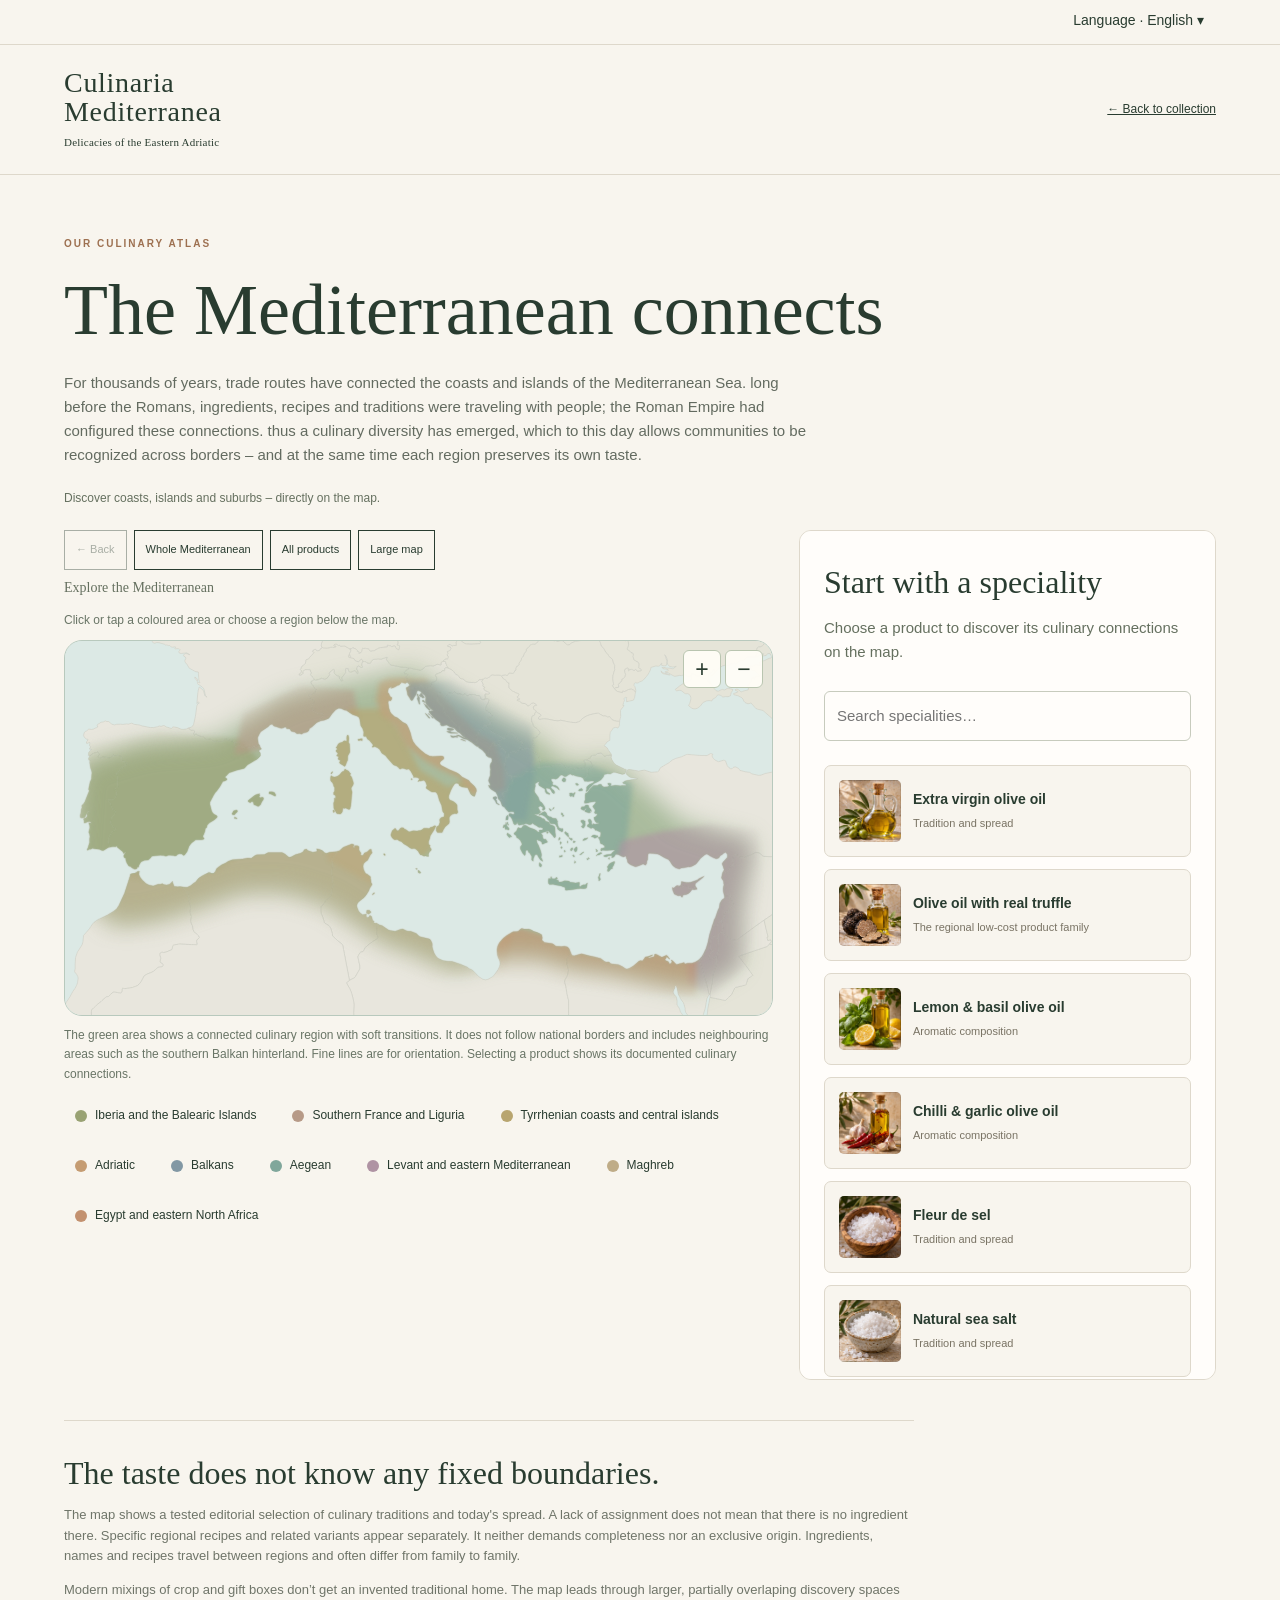
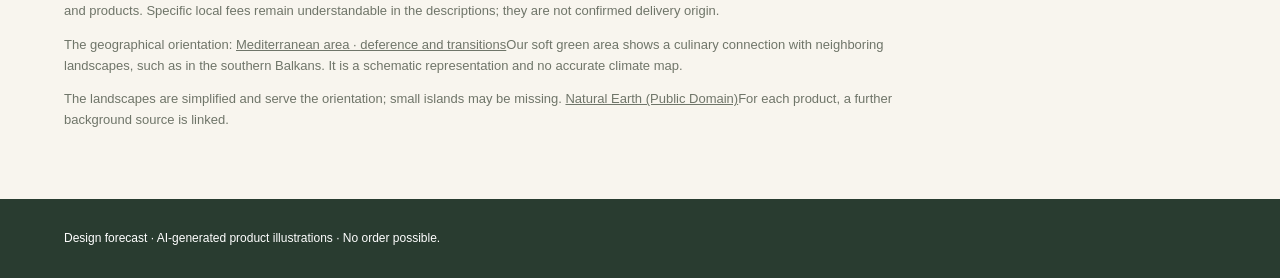
<file: mittelmeer-probe.html>
<!doctype html><html lang="de"><head><meta charset="utf-8"><meta name="viewport" content="width=device-width, initial-scale=1"><meta name="theme-color" content="#293c30"><title>Das Mittelmeer verbindet · Culinaria Mediterranea</title><meta name="description" content="Entdecke Spezialitäten rund ums Mittelmeer: Wähle eine Region oder ein Produkt und erfahre, welche Küchen sie verbinden."><link rel="stylesheet" href="./mittelmeer.css?v=20261114-seedoils-1"><link rel="stylesheet" href="./map-navigation.css?v=20261114-seedoils-1"><style>.room-shop-navigation{margin:20px 0;padding:16px;border:1px solid #c9c9b7;border-radius:10px}.room-shop-navigation a{display:inline-block;padding:8px 11px;margin:4px;border:1px solid #c9c9b7;border-radius:20px;color:inherit;text-decoration:none;font-size:13px}.room-shop-navigation a:hover,.room-shop-navigation a:focus-visible{background:#e8ecdf;outline:2px solid #7a8870}</style><link rel="stylesheet" href="./language.css?v=20261114-culinaria-mediterranea-1"><script src="./language.js?v=20261119-map-copy"></script></head><body data-navigation="map"><header><a class="brand" href="./index.html"><span class="brand-name" translate="no">Culinaria<br>Mediterranea</span><small>Delikatessen der östlichen Adria</small></a><a class="back" href="./sortiment.html#collection">← Zum Sortiment</a></header><main><span class="eyebrow">Unser kulinarischer Atlas</span><h1>Das Mittelmeer verbindet</h1><p class="intro">Seit Jahrtausenden verbinden Handelswege die Küsten und Inseln des Mittelmeers. Schon lange vor den Römern reisten mit den Menschen auch Zutaten, Rezepte und Traditionen; das Römische Reich verdichtete diese Verbindungen. So entstand eine kulinarische Vielfalt, die bis heute Gemeinsamkeiten über Grenzen hinweg erkennen lässt – und zugleich jeder Region ihren eigenen Geschmack bewahrt.</p><p class="map-trial-note">Küsten, Inseln und Hinterländer entdecken – direkt auf der Karte.</p><div class="explorer"><div class="map-column" id="map-stage"><nav class="map-navigation-bar" aria-label="Kartennavigation"><button type="button" id="map-back" class="btn light" disabled>← Zurück</button><button type="button" id="map-reset" class="btn light">Gesamtes Mittelmeer</button><button type="button" id="map-products" class="btn light">Alle Produkte</button><button type="button" id="map-expand" class="btn light">Große Karte</button></nav><p id="map-location" class="map-location" aria-live="polite">Das Mittelmeer entdecken</p><div class="map-wrap"><svg viewBox="25 25 860 455" role="group" aria-label="Interaktive Regionenkarte des Mittelmeerraums" xmlns="http://www.w3.org/2000/svg"><defs><clipPath id="map-clip"><rect width="1000" height="560" rx="18"/></clipPath></defs><defs><clipPath id="influence-land-clip"><use href="#influence-land-0"/><use href="#influence-land-1"/><use href="#influence-land-2"/><use href="#influence-land-3"/><use href="#influence-land-4"/><use href="#influence-land-5"/><use href="#influence-land-6"/><use href="#influence-land-7"/><use href="#influence-land-8"/><use href="#influence-land-9"/><use href="#influence-land-10"/><use href="#influence-land-11"/><use href="#influence-land-12"/><use href="#influence-land-13"/><use href="#influence-land-14"/><use href="#influence-land-15"/><use href="#influence-land-16"/><use href="#influence-land-17"/><use href="#influence-land-18"/><use href="#influence-land-19"/><use href="#influence-land-20"/><use href="#influence-land-21"/><use href="#influence-land-22"/><use href="#influence-land-23"/><use href="#influence-land-24"/><use href="#influence-land-25"/><use href="#influence-land-26"/><use href="#influence-land-27"/><use href="#influence-land-28"/><use href="#influence-land-29"/><use href="#influence-land-30"/><use href="#influence-land-31"/><use href="#influence-land-32"/><use href="#influence-land-33"/><use href="#influence-land-34"/><use href="#influence-land-35"/><use href="#influence-land-36"/><use href="#influence-land-37"/><use href="#influence-land-38"/><use href="#influence-land-39"/><use href="#influence-land-40"/><use href="#influence-land-41"/><use href="#influence-land-42"/><use href="#influence-land-43"/><use href="#influence-land-44"/><use href="#influence-land-45"/><use href="#influence-land-46"/><use href="#influence-land-47"/><use href="#influence-land-48"/><use href="#influence-land-49"/><use href="#influence-land-50"/></clipPath><filter id="influence-soft" filterUnits="userSpaceOnUse" x="-100" y="-100" width="1200" height="760" color-interpolation-filters="sRGB"><feGaussianBlur stdDeviation="15"/></filter></defs><g clip-path="url(#map-clip)"><rect width="1000" height="560" fill="#dce9e5"/><path id="influence-land-0" class="land" d="M421.36,165.70L421.22,165.72L421.16,165.65L421.22,165.54L421.35,165.52L421.36,165.70Z"/><path id="influence-land-1" class="land" d="M865.76,44.53L865.14,44.79L859.12,44.43L857.95,44.55L854.20,44.93L850.69,48.61L848.60,48.60L845.65,49.55L843.66,50.75L841.29,53.33L839.46,52.17L837.22,52.20L835.04,52.91L832.41,54.63L830.94,54.94L828.02,54.44L824.61,55.43L817.24,61.10L814.77,65.24L813.87,66.05L812.63,67.06L811.30,67.57L810.60,67.53L814.10,64.58L815.18,63.48L815.36,62.66L815.38,61.35L814.32,59.72L811.45,63.76L809.82,64.35L807.75,65.57L807.65,68.28L807.88,70.30L808.74,72.83L810.37,76.22L809.42,76.33L806.89,74.88L806.79,72.51L804.95,70.54L802.12,70.54L800.86,70.80L799.21,68.56L796.97,67.64L795.32,67.90L793.56,67.51L789.77,65.14L787.24,64.88L787.14,66.59L786.11,67.75L784.46,68.16L783.27,68.66L780.40,67.07L779.35,65.90L774.86,67.11L772.36,66.93L766.84,68.05L764.31,66.96L759.24,63.91L757.33,63.30L755.71,63.43L754.83,62.42L755.91,61.92L757.17,61.86L758.48,61.50L758.85,60.97L758.77,59.97L756.13,59.21L753.68,58.99L752.13,58.09L750.95,57.07L753.72,57.05L756.52,57.83L760.89,58.11L764.85,58.92L765.84,57.92L768.15,56.19L768.59,55.64L764.73,56.82L760.81,56.06L759.39,55.01L758.18,53.46L757.67,51.70L758.00,50.05L757.58,47.09L756.29,44.45L755.83,43.00L754.47,41.70L755.81,44.64L756.31,46.59L757.12,48.39L756.93,53.16L756.43,54.84L754.82,55.26L752.71,55.01L750.55,54.49L751.09,51.86L749.95,52.77L748.33,55.33L746.90,55.71L743.74,55.43L737.87,57.12L737.46,58.96L736.58,61.46L735.73,62.91L735.46,63.78L732.96,67.54L732.64,67.90L727.91,73.11L727.31,73.50L724.25,74.71L722.44,75.78L721.06,76.25L718.71,75.72L717.73,76.48L717.27,77.41L717.26,79.33L718.45,80.72L719.43,85.32L719.07,87.27L718.14,86.01L716.68,84.68L713.86,83.54L710.75,83.93L707.37,85.85L705.07,86.57L703.87,86.07L703.13,86.10L702.87,86.65L702.93,87.11L703.30,87.46L703.25,87.71L702.77,87.87L697.44,86.52L695.13,85.23L693.32,82.82L694.22,82.04L695.01,81.70L697.78,81.50L698.26,81.25L698.31,80.70L698.51,79.98L698.44,78.92L698.13,77.80L699.35,76.16L701.17,74.81L702.23,73.45L702.39,71.47L704.30,70.50L706.00,68.83L706.41,67.02L707.00,65.88L705.93,63.27L705.70,61.55L705.65,60.10L706.18,59.30L707.76,58.40L709.42,57.71L710.11,57.77L710.36,58.22L710.42,61.15L710.76,61.20L711.29,60.84L712.15,59.11L712.75,59.62L713.67,59.81L714.36,59.36L714.81,59.41L715.36,59.86L716.47,60.49L717.50,60.69L718.35,60.28L719.08,59.53L719.86,59.78L721.34,61.82L722.03,61.60L725.44,61.18L725.99,60.63L726.40,60.13L722.83,57.43L723.01,55.42L723.15,53.11L722.73,51.74L722.03,50.66L719.31,49.40L717.20,48.09L716.76,47.51L716.70,46.74L716.61,45.56L715.78,44.54L715.71,43.68L716.24,42.34L716.37,40.91L716.19,40.34L715.70,39.88L714.75,39.84L713.51,39.01L712.65,37.90L710.35,36.30L709.65,36.03L709.22,35.24L709.02,34.29L709.50,33.11L710.10,31.30L710.53,29.60L710.54,28.58L710.26,26.08L709.06,24.16L708.50,23.91L707.53,24.45L706.44,24.90L705.57,24.47L704.58,23.43L703.00,20.54L700.03,19.96L698.80,19.83L697.64,21.22L697.28,20.80L696.95,19.91L696.34,19.55L695.53,19.96L695.29,19.57L695.64,18.36L694.67,17.77L692.39,17.78L691.18,17.34L691.04,16.43L690.32,15.84L689.02,15.55L687.77,14.81L686.55,13.62L684.73,12.84L682.31,12.49L682.11,12.36L681.88,12.19L680.32,13.00L679.38,13.64L678.22,13.24L676.35,14.67L672.56,14.74L670.70,14.66L669.78,14.30L666.21,16.47L665.84,17.27L665.04,17.54L662.80,17.97L660.44,18.58L659.95,20.69L659.25,21.83L657.98,23.51L653.60,24.09L649.81,24.91L645.94,25.41L640.86,27.46L639.20,29.27L637.57,29.77L636.09,29.92L635.14,28.91L631.91,26.21L630.67,24.94L629.04,24.57L627.26,24.78L625.55,25.41L623.75,25.53L621.72,24.62L621.51,24.71L620.72,24.83L615.67,23.74L615.21,23.56L614.98,23.51L614.29,23.43L610.49,23.57L606.94,21.36L605.85,21.29L605.01,22.19L604.39,23.18L601.95,24.17L601.32,24.56L600.97,24.26L600.80,23.40L600.99,22.64L600.62,21.93L599.69,21.11L599.47,20.78L598.30,20.84L597.98,20.92L597.87,20.90L596.25,20.21L595.17,18.54L593.51,17.66L592.24,17.36L591.67,16.65L591.30,15.70L590.90,14.98L590.85,14.91L590.58,13.83L590.19,13.72L590.12,13.69L588.48,13.88L588.67,10.07L591.30,7.33L591.94,5.95L592.92,2.95L593.66,1.55L594.54,0.39L595.24,-0.73L595.49,-1.70L596.21,-1.80L598.30,-0.93L600.17,-0.48L600.69,-0.91L600.90,-1.46L600.81,-1.90L599.31,-3.18L598.37,-3.99L598.32,-4.50L598.65,-5.62L598.83,-6.89L598.62,-8.26L597.60,-11.29L597.40,-12.58L598.38,-14.14L601.56,-17.88L602.62,-19.28L604.07,-20.98L608.01,-25.03L610.49,-27.39L612.18,-28.70L614.64,-30.96L615.72,-32.14L620.22,-32.90L620.78,-34.00L621.60,-35.20L622.24,-35.71L622.32,-37.73L621.49,-40.20L620.82,-41.07L620.32,-41.66L620.64,-42.22L621.14,-42.38L621.75,-42.46L622.51,-43.05L622.34,-43.70L620.44,-45.28L619.62,-46.49L618.34,-49.61L615.73,-52.85L614.90,-53.90L614.79,-54.89L615.17,-55.88L614.81,-57.14L613.88,-58.75L614.03,-58.93L613.94,-60.91L614.60,-61.34L615.64,-61.63L617.10,-61.53L618.35,-61.23L619.85,-60.32L620.32,-60.46L622.88,-62.18L625.52,-64.74L626.27,-66.23L626.93,-66.91L629.23,-67.27L631.23,-67.42L632.50,-67.39L635.63,-67.65L637.48,-67.93L639.08,-68.38L642.54,-68.55L647.94,-68.24L651.48,-68.22L653.88,-67.98L659.78,-66.62L661.97,-66.37L662.99,-65.65L664.95,-65.38L668.51,-64.65L671.60,-64.26L673.69,-64.42L674.86,-64.21L677.07,-60.98L677.52,-60.61L678.41,-60.53L680.21,-60.81L682.78,-60.70L684.31,-60.02L684.08,-58.10L684.48,-57.82L685.19,-57.93L686.01,-59.01L686.70,-60.14L687.22,-60.49L689.84,-59.73L691.04,-59.85L692.15,-60.71L692.82,-60.85L694.68,-60.24L696.98,-59.82L698.83,-59.79L699.98,-59.33L700.82,-57.32L701.56,-56.91L702.26,-56.78L703.33,-58.57L704.30,-59.27L705.65,-59.78L706.51,-60.01L707.12,-60.64L707.94,-61.26L708.66,-61.31L709.24,-61.07L709.90,-60.21L710.87,-58.26L712.05,-56.30L712.87,-55.59L714.99,-56.19L716.43,-56.81L719.07,-56.92L722.57,-57.35L725.24,-57.91L726.91,-57.82L727.92,-57.20L729.47,-55.99L729.89,-54.26L731.89,-53.07L733.53,-52.85L734.09,-54.10L735.04,-54.96L734.68,-56.15L734.52,-57.66L733.81,-59.07L733.33,-60.58L734.20,-62.74L735.16,-64.63L735.64,-65.66L737.16,-67.55L738.72,-68.91L741.05,-71.08L742.75,-71.80L744.28,-71.47L745.14,-71.17L747.34,-72.46L751.27,-72.52L754.54,-72.36L754.87,-72.32L756.48,-71.65L758.17,-71.09L759.34,-71.05L760.73,-71.18L762.36,-71.94L763.50,-72.66L764.88,-76.35L765.37,-76.88L766.13,-77.17L767.38,-77.20L769.75,-76.51L772.52,-75.89L774.13,-75.98L778.42,-77.94L780.81,-78.25L783.65,-77.79L786.44,-77.76L788.54,-78.04L789.98,-77.36L791.76,-75.87L793.37,-73.64L795.05,-69.52L799.96,-64.88L800.05,-63.97L799.64,-63.39L797.23,-62.82L795.19,-62.51L795.09,-61.72L795.63,-60.85L796.57,-59.59L796.71,-57.96L796.66,-56.46L797.07,-55.14L797.84,-54.60L797.94,-53.94L797.04,-53.13L796.79,-52.63L797.14,-52.36L801.57,-52.20L803.74,-51.41L805.38,-50.69L806.21,-50.62L808.08,-51.08L810.18,-51.37L811.45,-51.41L811.94,-50.88L812.33,-49.49L813.07,-48.09L813.76,-47.69L814.99,-47.76L815.72,-47.69L816.12,-47.16L815.67,-46.36L815.77,-45.50L816.31,-44.43L816.95,-41.97L817.54,-41.24L817.93,-40.31L817.93,-39.25L817.44,-38.32L817.10,-37.59L817.44,-35.93L818.77,-34.06L819.75,-33.60L820.54,-31.94L821.96,-31.41L824.07,-32.80L825.69,-33.53L827.72,-33.13L829.59,-32.87L830.85,-31.92L831.78,-30.61L832.86,-29.88L833.95,-30.26L836.20,-29.88L837.24,-28.81L838.27,-28.22L839.59,-29.08L840.67,-30.14L844.63,-31.26L847.09,-31.54L847.78,-31.75L849.22,-32.55L850.74,-33.08L852.12,-32.93L853.47,-31.28L854.87,-30.14L855.26,-28.35L856.97,-25.88L861.21,-22.50L862.88,-21.47L864.01,-21.65L864.60,-21.92L864.87,-22.27L865.13,-23.93L865.67,-24.53L866.53,-24.55L869.85,-22.49L871.59,-22.27L873.24,-22.23L875.46,-20.63L877.90,-19.24L879.79,-19.10L881.29,-19.64L882.32,-19.97L882.96,-19.44L883.55,-18.25L884.53,-17.31L885.66,-17.05L887.29,-16.99L890.11,-15.18L892.77,-13.35L894.43,-13.25L895.84,-13.78L897.08,-13.92L897.94,-13.46L898.19,-12.66L897.55,-11.60L897.55,-10.07L898.73,-8.61L898.76,-7.17L898.43,-5.87L897.76,-4.67L896.14,-3.03L894.65,-1.49L892.40,-0.85L891.15,-0.18L891.48,0.94L892.30,2.00L894.20,2.85L896.36,3.47L896.61,4.15L896.28,4.49L894.90,4.81L892.98,4.49L892.34,5.08L891.46,6.08L890.87,7.88L890.43,9.54L892.51,9.99L893.72,10.67L894.10,12.03L894.53,13.55L894.65,14.92L893.96,15.59L893.92,16.27L894.25,16.60L895.14,16.75L895.83,17.06L895.88,17.78L894.57,19.40L893.34,22.51L892.69,24.16L892.74,25.96L892.00,26.95L890.66,27.04L886.05,27.21L882.04,27.13L880.31,26.87L877.59,26.71L876.25,27.14L874.46,30.00L873.11,31.13L870.88,32.14L868.43,32.43L867.02,33.62L866.53,35.48L866.49,37.12L866.26,37.95L865.73,38.67L865.54,39.18L865.66,39.75L866.22,39.95L866.91,40.21L866.91,40.62L866.64,41.14L865.88,41.70L865.54,42.58L865.62,43.50L865.76,44.53ZM758.83,65.24L761.21,66.39L758.78,66.08L753.45,65.01L751.10,63.99L750.50,62.85L750.15,61.29L751.46,62.93L752.39,63.64L758.83,65.24Z"/><path id="influence-land-2" d="M654.66,206.82L650.69,207.54L649.46,206.83L650.71,205.42L653.01,204.55L653.76,204.45L654.78,205.85L654.66,206.82ZM922.59,174.59L923.73,175.06L925.89,175.66L927.23,176.39L927.99,176.58L929.75,175.10L932.37,175.14L934.67,175.31L935.86,175.58L937.32,176.07L939.08,176.40L939.79,175.70L940.82,173.62L941.21,173.35L941.50,173.16L942.80,173.00L944.04,173.16L944.62,173.51L945.20,175.18L946.67,175.77L949.26,178.43L950.85,179.50L951.23,179.95L950.71,180.49L950.91,181.15L951.82,182.02L953.09,182.35L954.47,182.23L955.21,182.55L955.75,183.04L955.89,183.73L955.85,184.17L956.13,185.16L957.20,186.55L958.48,187.41L959.17,188.32L960.28,191.47L960.74,193.21L960.57,194.89L959.79,196.60L958.09,198.74L958.51,199.64L958.89,200.82L958.77,201.68L959.97,204.42L960.51,206.11L960.06,206.51L959.76,207.05L961.93,208.36L964.52,209.46L965.61,209.67L968.59,209.17L970.50,209.06L972.41,210.10L975.18,212.62L978.17,215.92L978.76,216.92L979.02,217.36L979.61,218.16L979.00,218.14L978.02,217.43L975.64,215.40L974.43,216.27L973.38,217.78L972.23,223.48L971.30,224.09L969.66,224.08L967.66,223.88L966.27,224.16L965.92,224.53L966.10,225.14L966.51,226.08L966.80,227.27L966.88,228.24L967.61,229.12L968.59,229.95L968.63,230.81L968.48,232.02L968.25,232.94L968.01,233.46L968.46,234.86L969.52,236.52L970.20,237.16L969.95,240.32L970.35,241.72L970.65,243.65L970.53,246.86L970.66,247.65L971.03,247.92L972.00,248.04L972.95,248.34L973.27,248.87L973.27,249.25L972.08,250.73L971.94,251.77L971.53,253.25L971.20,254.12L970.14,255.76L969.46,257.43L969.16,258.81L969.36,259.46L971.31,259.66L972.38,260.65L975.19,262.63L975.69,263.43L974.92,264.64L974.93,265.15L975.30,265.80L975.47,266.93L975.40,268.18L975.41,269.84L975.93,270.11L977.85,271.67L979.21,273.22L979.25,273.71L978.59,274.93L978.74,276.35L978.71,276.68L978.12,276.14L977.06,275.95L975.96,275.89L975.28,276.31L974.07,277.42L972.45,278.64L971.13,279.75L970.38,280.51L969.75,280.39L969.27,279.72L968.99,278.79L969.11,275.27L968.82,274.17L968.21,273.40L967.49,272.96L966.63,272.71L965.74,272.68L964.48,273.72L962.70,274.78L959.93,274.70L958.07,274.50L957.17,274.29L953.56,272.66L952.81,272.61L951.47,271.95L949.87,271.43L947.18,272.42L946.02,272.19L944.39,271.32L943.81,271.56L941.99,274.18L938.89,277.00L937.22,277.47L936.43,274.64L935.66,273.55L935.30,273.41L934.53,273.06L933.93,273.27L932.07,275.19L929.08,276.35L926.61,277.06L922.68,277.92L919.65,278.35L918.36,278.38L915.55,278.00L913.08,277.45L910.61,277.48L908.72,277.72L904.32,279.79L896.83,284.06L891.15,286.10L887.96,286.95L885.46,287.43L881.18,287.45L877.70,287.12L875.29,287.16L873.95,286.65L872.03,284.92L869.72,283.21L868.69,282.82L867.34,282.49L865.37,282.30L860.46,284.79L858.93,285.47L857.25,285.98L853.85,287.51L852.35,288.32L850.47,288.25L848.06,288.03L845.97,288.11L844.58,286.94L843.82,285.64L840.98,284.84L838.94,284.61L838.42,285.19L837.88,286.97L837.01,291.52L836.85,292.66L838.64,297.18L838.56,297.87L837.28,298.11L835.81,298.18L834.85,298.59L834.06,299.34L833.58,303.25L831.88,303.97L831.07,304.79L830.23,307.21L829.78,307.27L827.03,305.43L825.74,305.28L826.84,303.38L825.64,299.62L824.33,296.10L825.57,293.85L828.13,291.14L830.84,287.96L830.83,286.00L830.69,284.50L829.92,283.46L828.43,282.09L825.94,283.56L824.16,285.18L823.00,285.51L821.74,286.43L821.13,288.10L819.61,289.40L817.12,289.91L813.38,288.52L809.36,286.40L807.09,284.68L805.23,284.27L803.47,285.03L798.27,289.24L793.51,295.38L792.33,296.44L787.84,299.09L784.88,299.97L783.48,299.77L777.58,300.93L774.65,301.10L772.32,302.50L767.82,300.98L765.13,299.05L763.51,297.08L760.87,292.85L759.00,290.84L754.79,289.03L747.46,284.64L745.53,284.16L740.52,283.53L735.24,283.13L734.17,284.73L733.77,291.06L732.86,292.81L732.48,296.09L731.83,297.04L730.82,297.66L729.23,296.62L728.13,296.16L725.57,297.51L720.50,299.41L718.78,299.68L712.90,297.29L710.75,295.76L709.37,294.06L708.90,291.20L708.03,289.56L707.90,288.44L707.56,287.15L706.37,286.64L705.10,287.62L703.74,287.58L702.03,286.98L697.99,284.58L694.89,284.39L693.03,287.32L691.58,288.25L689.99,288.53L689.90,287.69L691.10,285.80L686.27,286.15L683.72,287.59L681.73,287.37L680.24,286.72L680.46,285.92L681.98,285.63L683.29,284.98L688.53,284.45L689.75,283.92L691.09,281.86L693.52,280.08L693.83,279.32L691.96,279.31L683.94,279.83L678.43,279.54L677.78,280.42L676.95,280.55L676.72,278.15L677.59,277.04L678.76,277.14L681.64,276.18L681.38,274.19L679.32,272.84L678.90,272.05L677.41,271.86L676.19,270.92L675.93,268.53L674.96,265.92L673.59,264.65L673.76,263.95L676.28,263.07L676.81,259.41L676.42,257.16L675.15,256.97L671.45,255.20L670.32,255.39L669.09,253.44L666.95,252.04L665.88,252.55L665.21,253.18L664.22,252.88L662.55,251.67L660.91,251.01L660.18,250.20L661.10,248.03L662.35,248.08L662.58,246.39L661.59,243.56L661.69,242.10L662.78,241.71L664.03,241.98L665.28,243.67L665.70,245.31L665.43,246.90L666.23,248.44L666.80,248.83L667.18,247.21L667.71,246.90L668.45,247.61L670.02,247.96L674.11,246.97L674.90,246.12L671.90,246.22L670.81,245.43L669.62,243.66L668.88,242.05L668.75,241.26L668.34,240.11L668.80,239.49L670.85,238.57L672.65,235.97L671.90,235.22L671.04,234.87L670.11,235.13L669.22,234.24L669.11,233.01L669.82,232.01L669.89,230.64L667.57,227.25L666.93,226.51L667.43,225.41L669.19,223.56L670.88,221.26L670.68,220.51L669.43,220.20L663.52,221.18L661.22,222.04L657.12,222.43L656.83,221.18L656.92,220.06L657.84,218.01L657.76,212.97L658.30,210.23L660.58,209.42L663.37,205.40L667.90,200.66L672.62,200.75L674.51,199.45L677.32,199.37L677.83,200.32L678.15,201.23L680.61,202.54L684.97,202.33L686.02,201.81L687.04,201.09L685.03,198.77L685.67,198.11L687.50,198.03L689.48,198.58L689.57,199.11L689.04,199.84L688.43,201.12L689.01,201.37L694.64,200.60L700.52,201.22L702.39,200.88L707.02,200.91L707.85,200.10L706.45,199.09L705.08,198.74L704.16,198.25L703.24,197.54L706.17,195.29L707.83,194.85L715.65,193.47L721.46,192.78L721.54,192.26L720.70,192.26L713.19,191.12L711.38,190.23L708.86,188.12L708.31,187.52L707.68,186.49L708.06,184.29L708.52,182.53L709.45,181.51L712.45,181.35L722.75,183.15L730.08,182.07L738.10,184.69L745.77,184.16L747.36,182.98L749.28,179.20L760.11,172.92L763.90,169.64L767.97,167.85L774.94,165.86L780.77,163.23L782.44,162.92L796.43,164.18L806.04,164.34L810.46,161.86L813.02,162.69L812.78,163.58L812.31,164.34L812.45,165.87L813.95,168.13L815.48,169.67L819.97,171.87L826.20,170.01L827.21,170.22L828.48,170.74L830.68,176.71L832.39,178.82L834.58,180.26L836.37,180.54L837.71,179.04L838.74,178.44L841.00,178.19L844.69,180.24L845.97,182.36L852.26,184.00L858.03,184.83L860.52,186.62L868.64,188.43L871.67,188.15L876.76,186.25L886.66,184.18L893.24,187.07L895.02,187.45L896.56,187.20L898.77,188.00L901.12,187.57L908.41,184.16L910.68,182.23L913.09,181.73L915.23,180.57L920.94,176.78L922.59,174.59ZM689.90,164.06L689.44,166.72L690.52,169.65L693.07,173.73L695.63,175.79L705.98,180.87L707.88,181.31L707.45,183.39L706.83,185.24L706.14,186.48L703.11,187.27L694.74,185.00L692.62,184.78L691.13,185.24L688.37,186.89L685.30,186.36L681.02,187.29L679.83,190.40L676.86,193.96L671.98,196.84L668.48,198.38L663.24,203.90L660.86,207.12L659.86,207.75L658.67,208.24L659.07,206.69L659.66,205.28L659.52,204.21L659.55,202.66L661.30,200.89L662.89,199.62L667.59,197.30L668.83,195.38L665.14,195.42L661.40,195.85L659.04,195.58L656.99,195.74L656.34,194.05L655.84,193.04L656.37,192.73L657.05,192.51L658.26,190.71L659.33,189.39L660.88,187.73L661.28,186.74L661.28,185.81L660.91,185.17L660.83,184.40L660.79,183.32L660.87,181.10L664.42,178.66L665.56,178.40L665.95,177.29L665.69,174.72L665.20,172.64L664.56,172.50L663.71,171.89L663.15,171.19L662.25,170.42L660.71,169.95L660.65,169.29L660.81,168.63L661.39,167.96L663.99,167.38L664.30,166.91L664.65,165.74L665.17,164.55L665.78,164.15L666.88,164.19L668.97,163.91L670.43,163.52L671.88,162.71L672.62,161.96L675.75,161.53L676.63,161.16L677.50,161.48L678.67,162.75L680.60,164.57L681.64,165.18L682.41,164.90L683.81,164.24L685.15,164.23L686.24,164.35L686.76,163.77L687.57,163.65L689.90,164.06Z" data-region="TUR" role="button" tabindex="0" aria-label="Türkei" aria-pressed="false"><title>Türkei</title></path><path id="influence-land-3" d="M405.25,369.09L405.21,369.70L404.61,374.13L404.47,375.73L404.38,378.43L404.38,381.67L405.75,384.42L405.79,385.62L405.26,387.01L402.72,388.61L399.45,390.68L396.64,392.64L393.56,394.78L392.61,396.17L391.09,397.24L389.81,398.31L389.58,399.33L388.68,401.27L387.51,402.83L384.59,403.55L384.04,404.02L382.69,406.35L382.07,407.26L381.29,409.18L382.29,414.14L383.51,419.25L383.74,421.38L383.73,423.15L383.04,425.06L381.48,427.79L380.34,429.80L378.15,433.41L377.50,434.30L375.99,435.35L373.07,436.75L371.01,437.98L369.97,432.47L369.07,427.77L368.33,423.90L367.03,417.08L365.93,411.28L364.83,405.50L363.83,400.26L362.83,394.98L362.40,394.21L359.38,391.72L356.60,389.42L353.71,386.81L350.58,383.98L350.07,380.42L348.46,375.04L346.77,372.04L346.13,371.26L342.71,369.32L340.74,367.89L340.20,367.07L339.81,364.88L338.41,360.53L336.80,356.58L336.21,353.91L336.13,350.55L336.45,348.12L337.15,347.08L340.49,344.06L342.04,340.43L343.96,339.06L345.61,338.04L346.96,336.84L348.15,334.92L349.06,332.87L349.22,330.66L349.60,327.15L350.21,324.69L351.62,321.91L351.03,319.68L350.28,317.26L350.50,313.08L350.31,311.38L349.71,309.88L349.09,307.96L349.06,306.35L349.66,302.14L350.12,298.93L350.84,294.75L350.59,293.58L350.05,292.70L348.43,291.78L348.41,291.22L348.81,290.61L351.20,288.57L352.49,285.58L353.56,284.96L355.19,283.87L355.13,282.71L354.77,281.47L359.03,280.06L363.08,276.36L364.52,275.46L373.93,272.06L375.15,272.29L376.53,272.79L376.13,274.06L375.59,275.07L376.38,276.84L377.52,275.76L377.23,275.03L377.17,274.07L379.10,273.99L380.82,274.14L382.70,275.20L382.56,279.21L385.07,283.14L384.37,285.10L386.42,286.26L388.24,284.87L389.16,282.81L392.52,281.63L395.71,278.62L397.48,278.31L397.88,280.78L398.74,282.94L397.53,283.70L395.99,286.00L393.07,291.83L390.39,293.54L388.37,295.79L387.72,297.39L387.53,299.25L388.03,302.58L389.50,305.96L391.19,308.01L392.82,308.65L396.63,311.88L396.56,313.80L397.10,316.08L397.30,318.85L398.62,321.06L395.79,325.88L394.25,329.37L391.22,334.17L388.53,337.29L382.77,341.93L381.35,343.46L380.43,345.06L380.00,346.73L380.16,348.69L382.05,353.50L384.57,356.34L387.14,357.88L391.61,357.26L391.45,359.11L391.77,361.33L393.59,361.23L394.80,360.88L395.83,358.72L398.01,360.20L399.14,364.72L400.99,366.13L401.21,366.65L400.55,367.00L400.05,367.52L400.59,367.88L402.38,368.45L403.46,368.09L405.25,369.09ZM401.35,332.41L398.68,334.09L399.19,332.63L400.95,330.86L401.40,331.28L401.35,332.41ZM395.82,356.49L395.37,356.59L394.53,357.23L394.09,357.30L392.84,356.59L392.36,356.59L391.76,356.09L391.96,353.37L392.16,352.60L395.21,352.49L396.86,354.12L397.13,354.55L397.20,355.02L396.43,355.93L395.82,356.49Z" data-region="TUN" role="button" tabindex="0" aria-label="Tunesien" aria-pressed="false"><title>Tunesien</title></path><path id="influence-land-4" d="M825.74,305.28L827.03,305.43L829.78,307.27L830.23,307.21L831.07,304.79L831.88,303.97L833.58,303.25L834.06,299.34L834.85,298.59L835.81,298.18L837.28,298.11L838.56,297.87L838.64,297.18L836.85,292.66L837.01,291.52L837.88,286.97L838.42,285.19L838.94,284.61L840.98,284.84L843.82,285.64L844.58,286.94L845.97,288.11L848.06,288.03L850.47,288.25L852.35,288.32L853.85,287.51L857.25,285.98L858.93,285.47L860.46,284.79L865.37,282.30L867.34,282.49L868.69,282.82L869.72,283.21L872.03,284.92L873.95,286.65L875.29,287.16L877.70,287.12L881.18,287.45L885.46,287.43L887.96,286.95L891.15,286.10L896.83,284.06L904.32,279.79L908.72,277.72L910.61,277.48L913.08,277.45L915.55,278.00L918.36,278.38L919.65,278.35L922.68,277.92L926.61,277.06L929.08,276.35L932.07,275.19L933.93,273.27L934.53,273.06L935.30,273.41L935.66,273.55L936.43,274.64L937.22,277.47L937.23,277.78L937.07,278.59L935.13,280.91L932.48,284.06L930.59,286.05L927.39,289.40L925.00,290.12L920.98,291.32L919.90,292.50L918.90,294.39L918.31,296.98L918.13,298.60L918.03,301.62L918.97,304.76L919.87,307.77L919.99,309.76L919.90,311.72L919.02,313.82L918.07,316.69L917.52,319.94L917.23,326.03L917.23,331.21L917.15,332.06L915.50,335.71L913.57,339.99L912.67,340.98L908.44,342.25L903.82,345.39L898.65,348.89L893.97,352.07L889.04,355.40L883.94,358.87L880.29,361.34L875.41,364.65L870.96,367.81L866.45,371.02L863.03,373.45L857.83,377.30L854.78,379.56L850.30,382.88L846.36,385.80L841.70,389.26L835.85,388.24L834.00,387.64L832.49,385.99L831.37,385.11L828.61,384.21L826.84,381.11L825.77,380.01L823.92,379.52L824.71,377.53L824.86,376.23L825.65,374.63L825.16,373.58L824.92,371.36L824.56,370.81L824.43,370.23L824.71,369.51L824.60,368.78L824.29,368.47L824.14,367.36L823.88,366.54L824.01,365.54L824.42,364.89L824.84,363.63L825.33,363.26L826.12,362.47L826.32,361.66L827.03,360.86L827.97,360.21L828.18,359.68L828.05,359.38L827.10,358.79L826.59,357.76L827.04,356.24L827.35,355.77L827.91,355.04L829.18,353.93L830.17,353.74L831.02,353.74L832.47,353.84L833.60,354.04L833.88,353.75L833.84,353.38L832.45,352.47L832.38,351.74L832.72,350.96L833.70,349.74L834.88,348.84L835.47,348.67L836.81,346.87L837.67,344.84L836.28,339.91L835.44,339.12L834.08,338.45L833.27,338.34L833.21,338.02L834.29,336.77L835.05,335.69L834.20,334.65L832.69,334.16L832.13,335.23L830.19,335.33L827.18,335.32L825.85,330.12L825.65,327.87L825.69,325.26L826.60,321.44L826.17,319.68L826.14,318.49L825.90,316.85L823.53,313.33L824.82,306.85L825.74,305.28Z" data-region="SYR" role="button" tabindex="0" aria-label="Syrien" aria-pressed="false"><title>Syrien</title></path><path id="influence-land-5" class="land" d="M371.10,34.43L371.63,34.74L372.86,35.77L372.57,37.52L371.16,40.35L370.42,42.64L370.34,44.39L370.48,45.21L370.73,45.20L372.07,45.33L372.76,45.33L374.91,45.80L376.64,46.49L376.98,47.23L377.20,48.12L379.26,49.34L381.61,50.13L382.41,49.88L385.33,47.02L386.46,47.50L387.15,49.01L387.12,49.82L386.31,52.85L386.17,54.48L386.87,55.56L386.94,56.40L386.74,57.17L385.57,57.24L384.00,56.82L382.68,55.51L381.68,55.67L380.81,56.00L380.37,57.24L379.97,58.73L380.10,59.55L380.72,60.18L381.20,61.53L381.55,63.28L381.81,64.08L381.52,64.44L380.70,64.68L380.02,64.44L378.82,62.35L378.26,61.56L377.32,61.42L375.65,61.93L373.09,63.10L372.06,63.09L371.18,62.86L370.36,61.86L369.67,59.95L369.44,58.75L368.95,58.78L367.32,58.44L366.55,58.91L366.55,60.87L366.40,63.31L365.58,64.88L363.29,67.61L362.45,68.80L362.12,69.65L362.05,70.39L362.40,71.68L362.87,72.90L362.48,73.60L361.27,73.97L360.42,73.22L360.09,71.90L358.24,70.09L359.08,68.58L358.94,68.20L355.89,67.41L354.58,66.27L352.73,64.26L352.39,63.40L352.46,60.60L352.36,59.92L352.11,59.59L351.22,59.61L349.97,60.59L348.83,62.04L346.48,63.68L346.23,64.03L347.02,65.62L346.99,66.24L345.07,68.79L344.71,69.63L342.28,71.23L341.17,71.82L337.80,70.65L336.87,70.51L335.37,71.30L333.24,72.05L329.81,72.79L328.55,72.24L327.95,71.73L327.65,70.96L326.79,69.60L325.81,68.79L325.14,67.91L324.24,66.95L323.66,66.15L324.43,63.58L323.87,62.67L323.58,61.39L323.73,60.51L323.42,60.30L320.31,59.80L317.74,59.95L315.89,60.81L314.39,62.24L314.21,62.55L314.30,62.80L315.05,64.11L313.78,65.50L311.84,66.57L310.46,66.68L309.85,66.47L309.83,64.99L310.97,64.44L312.00,63.48L312.34,62.12L312.47,61.17L311.38,60.01L311.52,59.30L312.19,57.96L312.58,56.77L313.12,55.74L315.26,54.06L317.42,52.37L317.74,50.58L317.91,48.40L318.21,47.87L321.12,46.57L321.84,46.05L322.21,45.31L324.49,42.86L326.76,40.43L327.22,39.62L327.60,39.14L327.60,38.75L327.31,38.44L326.23,38.24L325.87,37.47L327.04,36.09L328.51,35.25L329.93,35.24L330.50,35.62L330.47,36.08L331.09,36.57L332.17,36.73L333.50,36.56L334.83,36.05L335.64,34.82L336.12,33.89L338.20,32.84L339.62,33.37L343.57,33.51L346.44,33.22L348.25,32.50L350.48,32.50L351.98,32.91L352.24,32.85L352.66,32.76L353.06,32.37L354.47,32.11L354.66,31.78L354.61,31.46L354.35,31.29L352.62,31.46L351.95,31.20L351.78,30.62L352.34,29.60L353.62,28.77L354.70,28.57L355.48,28.79L357.38,30.33L357.84,30.38L358.11,30.10L358.50,29.95L359.16,30.25L359.90,31.20L360.02,31.35L364.27,31.02L365.22,31.02L368.10,32.69L371.10,34.43Z"/><path id="influence-land-6" d="M234.38,240.99L233.99,241.29L232.84,241.01L231.13,241.01L231.07,240.07L231.33,239.41L231.66,238.74L232.70,240.06L234.36,240.30L234.38,240.99ZM261.13,214.90L262.78,215.68L264.52,214.98L265.45,215.20L266.36,215.57L266.58,217.05L265.77,218.70L264.63,220.37L263.67,222.20L262.84,224.31L261.29,225.56L259.88,226.30L256.90,224.74L255.17,224.35L254.65,223.76L254.24,221.43L253.46,220.68L252.31,220.36L251.31,220.95L249.99,222.18L249.29,220.96L248.18,220.72L247.76,219.99L247.78,219.03L254.91,213.39L256.98,212.14L261.36,210.69L262.03,210.91L261.46,211.77L261.50,212.15L262.05,212.57L261.91,213.23L261.36,213.81L261.13,214.90ZM280.93,213.69L280.61,213.96L275.30,211.26L273.57,210.96L273.15,210.55L273.20,209.15L273.33,208.53L276.88,208.25L279.75,209.24L281.30,211.93L281.42,212.39L280.93,213.69ZM231.81,235.23L231.19,236.66L228.57,236.16L227.99,235.58L228.56,233.95L229.31,233.76L229.35,232.61L230.15,231.45L233.87,230.51L234.71,231.29L234.89,232.43L232.66,234.91L231.81,235.23ZM175.96,130.50L175.99,131.31L176.67,132.42L177.36,132.84L178.84,133.41L179.97,133.49L181.52,133.75L182.57,134.40L182.63,135.40L182.37,136.52L181.73,137.55L181.37,138.34L181.71,138.79L182.26,139.14L182.86,139.24L183.27,139.12L183.57,138.50L184.16,137.74L184.48,137.64L184.46,138.08L184.73,138.61L186.63,139.51L190.80,141.18L192.43,141.21L193.75,141.40L194.13,142.11L196.79,144.69L197.42,144.62L198.60,144.68L200.03,144.48L201.06,143.99L201.74,144.08L202.48,144.57L203.36,145.01L204.48,145.86L205.49,146.91L206.19,147.25L210.37,146.55L211.30,147.17L212.29,147.16L213.40,147.00L215.82,147.32L217.79,147.24L217.97,146.99L218.13,144.66L218.45,143.83L218.91,143.61L220.08,143.78L224.31,145.16L226.05,146.02L227.73,146.69L229.19,146.77L230.16,147.22L231.52,149.43L231.29,150.54L231.41,150.95L231.56,151.72L231.52,152.57L231.88,153.13L232.52,153.20L233.35,153.03L234.25,152.69L235.84,151.74L236.31,151.59L238.96,152.67L240.14,153.39L240.54,154.17L241.15,154.97L241.94,155.08L243.07,154.32L244.83,153.51L247.83,154.23L251.17,155.26L252.61,155.39L252.67,154.88L252.93,154.16L253.48,153.80L254.30,153.70L255.44,153.32L256.75,152.69L258.10,152.43L259.53,152.90L261.24,153.28L262.27,153.27L262.76,154.75L263.58,155.31L263.91,156.59L262.39,157.26L261.49,157.35L261.21,159.54L261.64,160.16L262.49,160.74L262.73,161.41L262.90,164.63L261.15,166.58L258.70,168.76L246.74,175.78L243.89,179.18L242.80,179.96L233.91,182.10L227.69,184.39L224.71,185.22L220.98,189.20L219.22,190.80L220.62,191.24L222.26,193.14L221.71,193.99L219.32,195.29L218.28,195.69L217.71,195.48L217.17,195.66L213.17,202.56L209.63,207.51L207.64,209.67L205.60,212.90L201.26,221.20L201.22,223.60L203.36,231.87L204.59,234.05L206.31,235.87L209.57,237.42L210.37,238.95L209.25,240.41L205.99,243.00L200.32,246.50L197.92,249.26L197.40,251.93L195.75,253.12L195.12,256.85L194.11,259.32L193.92,260.16L192.85,262.04L192.71,263.40L194.46,265.28L193.59,266.09L192.72,266.45L190.72,266.67L184.01,266.91L178.60,270.97L175.90,274.57L173.46,281.26L170.49,285.21L169.18,285.94L167.15,284.20L164.61,283.94L162.14,284.52L160.85,285.89L158.84,286.66L156.86,285.99L152.60,285.64L150.70,285.70L147.74,286.82L145.19,286.07L140.90,285.69L131.61,286.58L130.43,286.99L129.27,288.65L126.31,291.52L121.81,291.62L117.73,293.45L116.72,294.62L115.01,297.83L114.47,300.19L114.11,300.20L113.67,299.63L113.04,299.82L112.72,301.61L111.19,302.43L109.91,302.73L106.75,301.27L104.13,299.09L102.75,298.94L100.51,295.54L99.55,293.38L98.86,291.05L99.00,290.15L98.81,289.41L96.83,288.47L96.34,286.33L97.79,283.54L98.98,282.36L99.71,282.02L97.91,282.14L96.62,283.93L94.96,281.06L88.20,275.47L88.63,274.19L88.56,273.49L87.42,274.98L86.64,275.37L83.19,275.13L79.20,275.81L78.15,270.01L77.65,267.78L77.53,266.34L78.55,263.01L79.67,261.65L81.17,258.85L83.01,256.52L84.96,255.97L85.81,255.62L86.53,253.82L86.94,252.28L86.64,252.13L84.37,252.44L80.29,245.99L80.42,244.97L80.93,243.44L81.27,241.51L81.35,239.99L82.42,238.69L84.04,237.37L85.41,235.50L86.10,233.68L86.24,232.02L85.47,230.83L83.23,230.18L80.94,225.44L80.42,222.48L79.95,222.17L78.53,220.82L77.17,218.29L76.97,217.90L78.38,217.45L84.18,217.43L85.39,216.87L85.57,216.67L86.63,214.70L87.74,211.47L88.00,209.49L87.65,208.67L85.73,206.67L85.64,206.08L85.95,205.14L87.10,204.13L88.64,202.98L89.48,201.99L89.28,201.22L88.83,200.41L88.76,199.66L89.04,198.73L89.14,195.55L89.34,194.74L89.04,191.86L88.66,189.51L87.44,186.45L87.66,185.78L88.23,185.21L90.07,184.15L91.55,181.66L93.69,179.58L96.50,177.91L98.46,176.05L99.24,174.63L99.78,174.25L99.63,173.59L99.26,172.62L98.14,171.68L96.69,171.14L95.09,171.16L94.10,170.97L93.81,170.24L93.92,168.24L93.84,166.27L93.53,165.36L92.79,164.68L91.32,164.86L90.05,164.30L89.08,164.17L88.53,164.61L85.68,164.49L84.50,164.17L83.67,163.77L83.14,163.99L82.84,164.38L82.79,164.98L82.59,165.78L81.58,166.50L79.25,167.21L77.37,167.16L75.64,166.65L75.09,166.27L74.26,165.94L70.75,166.35L70.33,166.05L69.12,166.79L67.34,167.67L66.34,167.72L65.97,167.53L65.84,167.14L65.09,165.76L65.29,165.03L66.72,162.91L66.56,162.40L65.97,161.71L65.44,160.72L65.29,160.21L64.38,160.13L63.40,160.65L59.69,161.72L58.80,162.10L57.19,163.14L55.57,164.71L54.27,165.04L53.82,164.57L53.67,160.88L55.65,158.42L57.05,156.94L56.39,156.64L54.90,156.68L55.00,155.53L55.70,154.98L56.38,153.73L55.58,153.19L54.96,152.37L55.00,150.21L55.17,149.34L54.97,148.39L51.93,149.67L51.15,149.48L51.12,147.88L52.81,145.44L52.98,144.70L51.01,144.34L49.53,143.14L48.63,142.08L47.67,140.54L47.66,139.16L48.65,135.94L50.08,135.00L51.30,134.42L53.90,132.20L57.49,132.61L59.71,132.14L61.70,131.00L62.84,130.74L64.67,129.75L64.62,128.41L63.99,127.41L64.54,126.47L66.60,125.32L68.88,123.80L71.50,123.50L74.17,122.16L75.96,123.03L77.52,122.73L79.32,123.76L81.69,126.13L85.16,127.07L87.92,126.33L92.81,126.18L95.25,126.49L99.58,125.91L102.07,126.12L106.09,124.95L109.21,126.41L115.25,127.09L118.87,128.29L128.91,130.30L132.54,130.32L137.67,129.19L139.84,128.35L141.83,128.85L144.75,127.88L146.14,128.08L147.97,129.46L154.39,131.33L156.07,129.74L157.33,129.40L161.95,130.37L166.60,132.35L169.02,132.49L172.56,131.95L175.37,130.65L175.96,130.50Z" data-region="ESP" role="button" tabindex="0" aria-label="Spanien" aria-pressed="false"><title>Spanien</title></path><path id="influence-land-7" class="land" d="M595.49,-1.70L595.24,-0.73L594.54,0.39L593.66,1.55L592.92,2.95L591.94,5.95L591.30,7.33L588.67,10.07L588.48,13.88L588.13,14.15L582.19,15.44L581.40,15.25L580.60,14.50L580.15,13.97L579.87,13.57L579.36,12.51L578.68,11.77L577.67,11.16L576.75,10.45L575.56,10.42L572.35,11.42L570.13,11.53L568.64,11.21L566.67,10.60L562.81,10.51L560.17,11.04L559.91,11.78L557.48,16.44L553.94,18.15L550.87,19.91L549.98,20.27L548.45,19.72L546.71,18.67L545.27,18.13L544.21,18.37L543.06,19.55L542.53,20.75L539.05,21.63L533.00,22.15L530.89,23.33L530.17,24.75L530.14,25.84L530.66,26.77L530.01,27.85L529.73,28.30L525.45,28.54L519.75,28.85L516.34,28.77L513.14,28.70L510.95,27.77L508.29,25.96L505.47,23.55L505.20,23.49L504.78,23.23L503.01,23.05L502.54,23.19L501.48,22.41L501.17,21.39L499.53,18.71L497.68,14.31L497.63,13.03L498.35,11.58L499.02,10.48L499.12,9.60L499.19,9.36L499.75,7.54L501.09,5.12L502.34,3.71L503.25,3.24L505.12,3.67L508.32,4.02L510.78,3.69L513.08,2.61L514.33,1.67L515.39,0.67L515.75,0.03L516.22,-0.28L518.12,-0.85L518.72,-1.52L518.97,-2.78L519.14,-4.19L519.53,-5.24L520.02,-6.01L523.53,-7.85L523.85,-8.49L524.41,-9.12L525.45,-9.83L526.46,-10.84L527.53,-11.47L528.90,-11.40L530.17,-11.53L531.16,-11.88L531.59,-11.92L533.42,-11.63L533.75,-10.46L533.94,-9.25L537.06,-9.33L538.80,-11.93L539.70,-12.25L541.14,-13.15L542.10,-13.95L542.75,-13.45L543.70,-11.78L544.71,-10.43L545.29,-9.90L545.35,-9.49L545.93,-9.24L547.07,-9.09L547.83,-8.68L548.05,-7.43L548.07,-6.30L547.71,-5.49L547.53,-4.77L548.31,-4.49L549.46,-4.76L550.28,-5.17L552.72,-4.23L553.58,-6.32L554.55,-7.38L555.80,-7.88L556.94,-8.53L557.98,-8.99L558.70,-8.96L559.01,-9.15L559.91,-9.10L560.94,-8.89L562.35,-9.14L564.29,-8.63L565.51,-7.67L566.70,-7.34L568.06,-7.40L568.99,-7.93L570.33,-9.76L571.31,-9.73L572.84,-10.02L575.01,-10.00L579.99,-9.61L581.24,-8.91L584.31,-8.01L585.65,-6.98L586.24,-5.74L586.55,-4.89L589.70,-3.58L594.36,-1.90L595.49,-1.70Z"/><path id="influence-land-8" d="M491.66,58.34L490.13,57.76L488.30,57.53L487.95,57.83L487.21,58.15L486.84,58.71L487.13,60.92L486.68,61.30L484.59,61.08L483.91,61.34L482.77,62.87L481.61,63.52L480.13,63.98L479.04,64.54L477.66,65.02L476.48,65.32L476.02,65.99L475.73,66.73L475.81,67.45L477.00,68.87L477.17,70.38L477.04,72.23L476.76,73.22L476.29,73.87L473.35,74.72L470.29,76.24L470.22,76.59L471.62,77.94L471.67,78.27L470.52,79.04L470.41,79.81L470.54,80.70L471.15,81.61L471.37,82.44L469.69,83.03L467.42,82.82L464.73,81.67L463.79,81.84L462.88,82.43L461.95,82.17L460.92,81.47L459.47,80.00L458.77,79.10L458.48,78.14L458.08,78.00L457.48,78.28L456.99,79.44L455.64,81.53L454.65,82.10L453.16,81.98L451.06,82.01L449.75,82.18L448.15,81.45L447.76,81.59L447.76,82.07L447.17,82.84L446.18,83.34L441.64,82.21L441.00,81.27L442.02,80.83L443.45,79.62L444.41,79.75L445.60,79.50L446.12,78.99L445.36,77.46L443.48,75.57L442.47,74.85L441.09,74.38L440.86,73.87L441.62,70.89L441.39,70.47L439.81,70.61L439.44,70.30L439.32,69.78L439.42,69.08L440.48,67.92L441.67,66.89L441.98,66.32L441.94,65.87L440.43,65.41L439.51,64.95L438.79,64.78L438.29,65.05L437.92,64.75L437.56,63.90L437.92,62.59L439.28,61.39L440.75,60.31L442.02,59.53L442.75,59.20L443.10,57.86L443.86,58.00L445.37,58.07L447.05,58.38L448.61,58.75L449.99,59.22L452.88,59.72L455.52,60.01L456.31,60.29L456.96,60.27L457.76,60.67L458.23,60.36L458.57,59.82L460.00,59.19L461.32,58.35L462.25,57.29L462.77,56.46L463.68,55.86L464.65,55.69L465.53,55.39L469.26,55.00L473.09,55.31L474.92,54.73L476.42,53.70L478.63,53.42L478.74,53.40L482.03,54.19L482.28,53.73L482.42,53.53L482.36,51.30L483.40,50.29L484.36,49.86L487.65,50.00L488.08,50.68L488.25,51.74L488.54,53.16L489.09,53.56L489.39,54.11L489.33,55.10L489.97,55.83L491.48,57.82L491.66,58.34Z" data-region="SVN" role="button" tabindex="0" aria-label="Slowenien" aria-pressed="false"><title>Slowenien</title></path><path id="influence-land-9" class="land" d="M575.17,97.38L577.99,98.23L579.26,99.04L579.93,100.09L581.73,100.78L584.64,101.12L586.67,102.20L587.81,104.02L589.67,103.58L592.25,100.89L594.79,100.19L597.28,101.48L598.64,102.54L598.87,103.37L598.29,103.70L596.90,103.55L595.76,104.06L594.87,105.24L594.73,106.51L595.36,107.85L596.24,108.77L597.38,109.28L597.99,109.98L598.07,110.87L598.36,111.12L597.72,111.53L597.01,112.14L596.61,113.20L596.51,114.91L594.29,116.25L593.46,116.49L593.09,117.38L592.51,119.88L592.58,121.77L592.88,122.73L593.01,123.51L593.73,124.47L594.38,125.95L594.81,127.89L595.77,129.40L598.22,130.88L599.44,131.74L600.34,132.98L601.03,134.11L603.05,135.61L602.90,136.69L602.45,137.74L601.99,138.23L600.98,139.57L600.00,140.33L598.38,142.71L595.83,142.84L595.22,143.03L594.26,143.68L593.78,144.86L594.23,145.82L594.19,146.78L593.73,148.65L594.35,150.66L595.25,151.58L595.39,152.11L595.23,153.04L593.89,154.95L593.48,155.66L592.14,156.01L591.68,155.83L590.98,155.17L590.34,154.98L588.74,155.75L587.10,156.23L585.82,155.87L584.55,155.82L583.67,156.14L583.01,156.26L581.71,157.09L579.63,157.68L578.66,157.56L578.30,156.78L577.91,155.67L578.10,155.17L579.48,154.29L579.64,153.46L581.56,149.44L581.93,148.13L581.95,147.70L581.45,147.42L580.39,147.43L575.70,145.80L575.91,143.93L574.54,142.92L573.05,142.02L572.80,141.02L571.16,139.00L569.95,137.86L568.41,137.29L567.08,136.46L566.28,135.95L565.93,135.01L565.93,134.45L565.53,133.91L564.89,133.97L563.80,134.72L562.47,135.37L562.24,135.84L562.72,136.96L563.06,137.67L562.91,138.34L562.48,139.20L559.92,141.10L559.63,141.76L560.12,142.82L559.81,143.32L557.66,144.01L557.72,143.44L557.59,142.50L556.35,141.51L554.62,140.73L550.76,138.10L549.28,137.75L547.95,137.44L546.05,136.17L545.08,135.95L543.99,135.05L541.63,132.00L539.62,130.34L538.25,129.50L537.87,128.68L537.79,127.84L537.83,127.56L538.87,126.36L539.67,126.19L540.70,126.15L541.37,126.76L542.26,126.89L542.76,126.11L543.02,125.00L542.90,123.58L540.76,120.29L538.92,117.99L538.71,117.48L539.10,117.05L539.75,116.82L540.43,117.01L542.23,117.18L543.96,116.97L544.55,116.41L544.55,115.65L543.92,114.95L541.90,113.06L540.33,111.40L538.47,110.12L537.10,109.61L536.70,108.96L536.53,108.27L536.68,106.99L536.77,105.38L537.09,104.36L538.33,102.44L539.52,100.41L540.25,98.45L540.64,96.63L540.49,96.11L539.87,95.73L538.57,95.33L536.75,95.68L535.21,96.34L534.61,96.39L534.41,95.57L534.65,95.21L535.13,95.26L535.53,95.41L535.95,95.04L536.21,93.95L535.57,90.13L536.72,89.79L536.74,89.24L536.84,88.75L538.03,89.42L539.71,89.43L541.17,89.30L541.40,88.92L541.38,88.38L541.07,87.95L540.56,87.61L540.18,87.08L539.19,86.85L536.09,85.47L534.56,84.01L534.61,82.46L535.06,81.62L535.59,81.32L535.43,81.03L533.68,80.31L533.07,79.31L533.57,78.03L532.66,75.43L531.71,73.83L532.65,73.14L532.78,72.16L532.85,71.59L533.24,71.60L534.75,70.94L535.30,70.40L535.62,69.78L535.99,69.62L537.00,70.30L538.08,70.36L539.28,69.93L540.18,69.33L541.26,68.84L541.75,68.50L542.37,67.96L543.63,66.38L545.06,66.05L546.97,66.46L549.04,66.60L550.59,66.23L554.51,66.69L555.35,67.06L555.89,67.47L556.92,68.82L557.91,70.57L559.28,71.38L560.91,72.34L561.74,73.05L562.98,75.15L563.95,76.18L564.27,76.13L564.60,75.86L564.83,75.64L565.09,75.84L565.10,76.47L565.16,77.89L564.93,79.39L565.28,80.82L565.28,81.26L565.04,81.66L565.07,82.03L565.41,82.42L566.74,83.36L567.96,84.81L569.38,85.83L570.69,86.48L571.51,86.53L572.87,87.70L575.55,88.55L576.40,88.84L576.99,89.32L577.42,89.88L577.44,90.48L577.03,90.77L576.46,91.58L576.22,92.56L575.79,92.81L575.36,92.83L575.05,93.12L575.12,93.55L575.48,93.95L576.03,94.32L577.10,94.69L578.16,95.23L578.14,95.65L577.93,96.11L576.59,96.29L575.59,96.37L575.14,96.56L575.17,97.38Z"><title>Serbien</title></path><path id="influence-land-10" class="land" d="M843.13,551.06L842.68,551.06L841.47,549.48L840.76,548.32L840.04,547.54L836.73,545.96L836.28,544.95L836.79,543.93L837.14,544.94L837.74,545.54L840.48,546.96L843.52,550.07L844.05,550.32L843.13,551.06ZM1103.06,700.09L1099.02,700.83L1095.09,701.54L1090.66,702.35L1085.34,703.32L1081.18,704.08L1075.09,705.19L1069.64,706.18L1064.52,707.11L1059.40,708.04L1055.04,708.84L1052.45,709.76L1049.39,711.78L1044.71,714.88L1039.93,718.04L1037.45,719.67L1034.86,723.87L1033.54,726.00L1031.17,729.84L1029.37,732.74L1027.23,736.21L1026.30,739.29L1024.86,744.06L1023.61,745.26L1021.57,746.81L1019.72,747.91L1016.82,747.75L1015.17,744.82L1013.42,741.72L1012.55,740.47L1011.76,740.40L1008.85,740.79L1005.35,741.27L1001.22,740.76L996.46,740.17L991.99,739.62L989.77,739.21L986.84,737.19L986.08,736.79L985.31,736.69L981.84,736.64L978.39,736.59L974.94,737.23L971.63,737.00L968.21,737.37L967.00,738.14L965.66,738.09L964.82,738.77L964.09,739.09L963.21,738.51L962.14,738.64L960.57,738.14L959.54,736.82L958.57,735.67L957.57,735.03L956.45,734.63L955.48,734.62L954.24,735.33L953.49,736.01L951.57,738.28L951.49,739.09L952.36,740.45L952.09,741.08L950.96,741.88L950.62,744.03L950.45,745.21L950.28,748.02L950.79,750.24L951.46,751.06L951.49,752.01L951.12,753.91L950.08,754.50L949.32,756.31L948.86,757.16L948.04,758.12L944.82,761.33L944.65,759.46L943.63,756.70L943.56,754.76L943.08,752.80L942.20,751.30L940.57,749.74L940.42,747.61L939.22,745.50L937.64,743.81L936.77,740.68L936.10,736.52L931.94,731.05L926.72,726.00L925.14,723.15L922.55,717.36L921.24,712.78L917.75,707.50L917.60,705.48L917.08,703.01L916.28,700.26L915.79,698.08L912.30,688.56L911.17,687.04L910.20,684.92L909.95,683.27L909.64,682.37L907.17,680.81L904.87,676.82L897.94,670.46L894.55,669.83L891.87,667.56L889.89,664.59L887.78,659.47L884.07,653.94L880.92,646.09L881.91,643.24L881.85,641.22L880.88,637.84L879.82,635.23L879.10,632.76L879.68,629.22L879.90,625.25L880.52,623.15L880.96,620.84L880.38,616.18L879.33,613.69L879.44,612.03L878.25,611.22L877.29,609.42L878.30,609.42L876.47,606.92L875.81,605.53L875.12,602.13L874.24,599.54L871.42,593.65L870.07,590.06L867.05,585.41L863.77,581.98L861.69,580.43L860.68,579.01L858.98,578.96L857.13,576.93L855.83,576.85L854.19,576.53L852.26,572.62L850.66,568.96L847.95,564.20L848.63,562.96L849.42,560.93L849.03,558.29L848.59,556.48L847.39,553.21L843.46,545.04L842.42,543.84L840.74,542.47L839.70,538.93L839.23,535.76L836.53,534.22L831.89,522.79L829.20,518.80L828.14,516.11L825.03,511.69L823.50,507.29L820.37,503.24L817.65,496.21L813.46,489.19L811.70,487.97L807.37,487.47L805.55,486.95L803.88,488.49L803.73,486.54L804.88,483.84L806.55,478.16L806.88,473.19L809.50,458.42L813.17,459.18L816.19,459.80L820.61,460.72L825.18,461.67L827.85,462.22L828.77,461.99L832.46,458.37L835.79,455.11L837.79,451.12L839.72,447.26L840.61,446.46L843.57,445.74L848.27,444.59L852.92,443.45L853.29,443.06L854.37,439.96L855.75,436.02L856.03,435.61L856.37,435.21L859.71,433.01L861.73,431.67L858.84,427.72L856.13,423.99L853.09,419.82L850.51,416.57L846.64,411.71L844.11,408.53L848.55,407.02L853.33,405.40L858.17,403.75L863.99,401.77L868.54,400.23L875.34,397.92L878.66,396.79L879.26,396.49L881.82,393.76L885.67,394.53L891.45,395.67L897.03,396.78L902.92,398.09L904.81,399.15L910.49,403.07L914.18,405.62L918.49,408.59L923.88,412.31L927.58,414.86L932.32,418.12L936.01,421.86L940.69,426.59L945.82,431.78L950.05,435.81L955.88,441.37L961.62,446.85L967.23,452.22L971.74,456.51L977.43,461.95L977.87,462.15L983.63,462.77L991.36,463.60L999.13,464.43L1006.15,465.18L1009.16,464.42L1012.50,464.93L1016.93,465.60L1019.63,466.06L1024.71,466.91L1026.23,470.45L1026.78,472.93L1027.29,475.35L1028.82,477.56L1032.28,477.51L1035.34,477.46L1039.12,477.39L1042.11,477.33L1043.08,479.53L1043.50,481.72L1045.28,486.91L1047.82,490.95L1048.43,492.43L1048.84,494.65L1048.40,495.48L1048.23,496.43L1050.11,498.66L1053.22,500.53L1054.44,501.01L1055.82,501.84L1054.74,503.12L1056.58,506.09L1058.71,509.11L1060.99,509.79L1064.08,514.36L1068.73,517.33L1071.55,521.20L1071.29,521.28L1070.46,520.88L1069.42,520.35L1069.11,520.83L1069.16,522.46L1069.44,524.37L1070.87,526.03L1072.15,527.22L1072.65,529.47L1071.65,534.32L1071.30,534.32L1070.62,533.90L1069.89,533.80L1069.51,534.08L1070.36,537.57L1071.21,540.25L1072.24,542.36L1073.09,545.47L1073.81,546.79L1076.81,550.09L1077.73,552.84L1078.58,557.98L1080.46,560.84L1081.48,563.05L1082.83,564.92L1083.72,567.48L1084.97,569.45L1085.62,569.94L1086.60,570.14L1087.82,570.16L1089.28,569.64L1090.83,569.16L1092.04,570.17L1093.30,570.01L1093.42,570.94L1092.58,572.21L1091.55,575.39L1093.02,575.89L1094.43,576.14L1095.43,576.65L1096.01,576.66L1096.01,577.32L1096.07,580.34L1096.42,581.49L1097.06,582.52L1098.01,584.04L1098.95,585.57L1099.90,587.10L1100.85,588.63L1101.80,590.16L1102.75,591.69L1103.70,593.22L1104.65,594.74L1105.60,596.27L1106.54,597.80L1107.49,599.33L1108.44,600.86L1109.39,602.39L1110.34,603.91L1111.29,605.44L1112.23,606.97L1113.02,608.23L1114.47,608.47L1114.93,608.55L1116.23,608.77L1118.26,609.10L1120.90,609.54L1124.01,610.05L1127.48,610.63L1131.20,611.24L1135.04,611.87L1138.87,612.51L1142.59,613.12L1146.06,613.70L1149.18,614.21L1151.81,614.65L1153.84,614.98L1155.14,615.20L1155.60,615.27L1156.97,615.50L1157.23,615.44L1158.38,613.57L1159.64,616.21L1160.69,618.41L1162.13,621.42L1163.67,624.62L1165.13,627.68L1166.22,629.96L1165.65,632.32L1165.01,634.91L1164.38,637.49L1163.75,640.07L1163.12,642.66L1162.49,645.24L1161.86,647.82L1161.23,650.40L1160.59,652.99L1159.96,655.57L1159.33,658.15L1158.70,660.74L1158.07,663.32L1157.44,665.90L1156.81,668.49L1156.18,671.07L1155.54,673.65L1154.78,676.76L1152.95,677.59L1149.98,678.93L1147.02,680.26L1144.05,681.60L1141.09,682.94L1138.12,684.28L1135.15,685.61L1132.19,686.95L1129.22,688.29L1126.26,689.63L1123.29,690.97L1120.32,692.31L1117.36,693.64L1114.39,694.98L1111.43,696.32L1108.46,697.66L1105.49,698.99L1103.06,700.09ZM837.85,543.37L837.69,543.68L836.96,542.87L837.01,541.06L837.63,540.04L837.58,541.44L837.86,542.85L837.85,543.37Z"/><path id="influence-land-11" class="land" d="M422.16,118.97L421.14,119.14L420.64,118.19L421.40,117.08L422.48,116.91L422.67,117.76L422.16,118.97Z"/><path id="influence-land-12" class="land" d="M2460.13,156.27L2459.62,155.69L2459.51,154.64L2458.93,153.64L2457.83,152.26L2457.36,150.84L2458.35,150.10L2458.22,148.79L2457.25,147.60L2455.85,147.34L2455.52,147.00L2455.60,146.37L2456.08,145.71L2456.78,145.15L2458.23,144.40L2460.73,143.83L2462.13,143.34L2463.25,143.19L2464.53,143.46L2465.61,142.73L2466.70,142.28L2466.96,141.02L2467.00,139.11L2467.40,138.54L2467.85,137.72L2468.54,136.68L2469.17,133.99L2469.64,132.12L2469.95,131.18L2470.03,129.90L2469.72,129.06L2469.12,128.56L2468.66,128.20L2468.62,126.77L2468.68,124.81L2468.52,123.56L2469.19,116.60L2469.92,115.00L2467.69,105.72L2467.02,102.77L2466.56,101.27L2465.58,99.09L2464.96,98.00L2465.20,96.97L2466.09,95.93L2466.94,95.43L2469.45,95.20L2470.14,94.82L2473.22,93.71L2473.92,93.03L2475.50,91.38L2476.10,90.15L2476.79,88.54L2478.31,87.67L2479.22,86.21L2480.20,85.71L2481.19,86.95L2482.37,87.64L2483.92,88.06L2485.89,88.59L2489.02,89.60L2492.22,90.47L2494.23,91.15L2495.23,91.45L2497.22,91.91L2498.08,92.26L2498.90,92.63L2500.20,91.59L2501.96,90.28L2501.67,88.19L2501.95,85.83L2503.21,81.79L2504.60,80.61L2505.34,80.43L2506.13,79.98L2507.52,79.22L2508.03,78.14L2507.74,76.88L2508.20,75.65L2508.36,74.42L2508.85,72.83L2509.50,72.38L2510.48,71.86L2511.17,71.04L2511.82,69.79L2512.26,68.38L2512.08,66.74L2512.93,65.66L2514.36,64.77L2514.85,64.22L2515.08,62.79L2515.18,62.16L2515.56,61.44L2515.29,59.95L2514.94,58.35L2516.51,55.67L2517.63,53.36L2517.91,49.98L2518.03,49.42L2518.47,47.82L2518.73,47.18L2519.60,45.06L2520.73,43.68L2520.50,42.13L2520.05,40.63L2520.13,39.62L2521.12,38.44L2521.73,37.85L2522.26,37.02L2523.09,36.65L2523.84,36.44L2525.58,36.23L2526.58,35.35L2527.52,34.44L2529.24,32.09L2529.80,30.70L2530.21,29.97L2529.29,27.97L2528.45,26.27L2527.44,23.91L2527.00,22.81L2527.68,21.40L2528.40,20.53L2528.78,19.76L2528.98,18.42L2528.71,17.41L2526.96,15.83L2525.11,15.04L2523.02,14.73L2522.30,14.62L2520.79,14.94L2514.52,16.95L2511.58,18.49L2509.88,20.23L2508.08,21.07L2505.19,20.96L2502.48,20.87L2500.35,21.83L2497.88,23.82L2496.08,24.73L2494.95,24.56L2493.74,25.90L2492.45,28.73L2490.97,29.98L2489.31,29.65L2485.34,29.91L2479.06,30.79L2475.12,30.75L2473.52,29.81L2471.02,29.68L2467.62,30.39L2465.56,30.53L2464.86,30.12L2464.36,28.94L2464.06,27.00L2462.91,24.98L2460.91,22.88L2460.55,20.36L2461.85,17.39L2462.14,15.36L2461.44,14.27L2461.15,13.29L2459.64,12.05L2458.57,9.92L2457.80,9.28L2458.03,7.46L2458.92,5.29L2457.81,3.24L2454.40,3.12L2451.66,2.53L2448.92,0.65L2444.70,-4.64L2442.61,-6.50L2441.23,-6.69L2440.24,-7.55L2439.62,-9.07L2438.63,-9.09L2437.67,-9.09L2437.07,-8.45L2436.38,-8.26L2435.32,-8.84L2434.23,-8.90L2433.11,-8.45L2432.16,-8.74L2431.38,-9.78L2429.97,-10.47L2427.92,-10.82L2427.07,-11.54L2427.43,-12.64L2427.05,-13.46L2425.93,-14.00L2422.88,-13.87L2417.88,-13.05L2413.79,-13.27L2410.59,-14.52L2408.81,-15.67L2408.45,-16.72L2407.53,-17.74L2406.05,-18.71L2405.21,-20.38L2405.03,-22.75L2405.38,-25.01L2406.73,-28.21L2403.37,-30.30L2402.37,-31.50L2402.61,-32.52L2402.43,-33.32L2401.83,-33.92L2401.87,-34.86L2402.54,-36.17L2402.53,-37.83L2401.85,-39.85L2399.97,-42.69L2396.90,-46.34L2395.26,-49.00L2395.03,-50.69L2394.62,-52.04L2394.04,-52.77L2393.69,-54.01L2393.93,-55.40L2393.57,-56.29L2393.13,-57.12L2393.20,-58.47L2392.66,-59.38L2391.54,-59.88L2391.18,-60.90L2391.39,-63.07L2390.58,-64.90L2388.11,-68.27L2387.38,-70.73L2387.16,-72.95L2386.12,-74.04L2386.06,-75.01L2385.92,-76.69L2385.28,-77.15L2384.90,-77.74L2385.20,-78.45L2384.71,-79.33L2383.41,-80.38L2382.81,-81.29L2382.66,-82.11L2382.01,-82.75L2380.10,-83.38L2379.59,-84.24L2379.71,-85.00L2380.12,-85.71L2380.35,-86.15L2380.28,-86.70L2380.14,-87.25L2379.38,-87.92L2378.30,-88.68L2377.10,-90.34L2375.57,-90.78L2374.62,-90.78L2373.81,-91.72L2374.06,-92.31L2373.99,-93.42L2373.26,-94.32L2372.34,-94.67L2371.48,-94.44L2369.35,-95.29L2365.96,-97.20L2363.36,-98.09L2361.57,-97.94L2360.46,-97.36L2360.04,-96.36L2358.83,-96.46L2355.86,-98.25L2352.86,-98.69L2351.19,-99.66L2349.85,-101.29L2348.62,-101.97L2347.49,-101.70L2344.74,-102.80L2340.36,-105.26L2338.07,-106.09L2337.24,-105.62L2336.81,-105.62L2336.03,-105.69L2334.90,-105.72L2332.92,-106.30L2330.24,-106.04L2326.86,-104.95L2323.18,-104.27L2319.24,-104.00L2316.90,-104.12L2316.17,-104.65L2311.88,-103.87L2305.93,-102.28L2300.09,-100.73L2292.85,-99.97L2288.00,-97.34L2283.13,-92.59L2279.62,-89.60L2277.49,-88.37L2276.63,-86.76L2277.03,-84.77L2278.84,-84.06L2282.07,-84.63L2284.85,-84.35L2287.18,-83.22L2287.92,-81.52L2287.08,-79.24L2287.34,-77.00L2288.70,-74.79L2288.79,-72.25L2287.61,-69.37L2284.66,-66.47L2279.95,-63.54L2277.02,-60.68L2275.29,-56.52L2272.64,-52.90L2271.67,-50.85L2271.48,-49.18L2270.43,-47.37L2268.51,-45.42L2267.45,-43.47L2267.27,-41.52L2266.31,-39.73L2264.55,-38.12L2263.46,-36.42L2263.03,-34.63L2262.36,-33.43L2261.44,-32.81L2261.93,-32.20L2263.82,-31.59L2264.59,-29.84L2264.24,-26.95L2263.10,-24.88L2261.16,-23.65L2258.27,-22.84L2254.41,-22.47L2249.16,-19.70L2244.60,-16.16L2239.20,-11.98L2238.15,-11.98L2236.18,-12.50L2232.36,-14.22L2228.37,-14.58L2224.51,-16.17L2222.22,-17.22L2218.68,-19.22L2217.79,-20.46L2216.40,-21.47L2212.95,-22.82L2210.63,-23.55L2209.22,-23.59L2205.62,-22.22L2203.37,-21.14L2202.03,-20.55L2199.79,-20.67L2197.06,-20.92L2195.95,-21.27L2194.39,-22.14L2191.35,-24.72L2189.71,-26.57L2187.58,-27.60L2185.23,-28.79L2184.05,-29.07L2181.97,-28.97L2179.07,-29.29L2177.54,-29.74L2176.24,-29.34L2173.63,-28.11L2170.36,-25.69L2167.80,-24.77L2165.07,-23.50L2162.85,-21.97L2160.67,-20.40L2158.00,-18.60L2156.76,-16.16L2156.13,-14.38L2153.70,-13.28L2151.84,-12.22L2149.95,-11.84L2146.46,-12.42L2144.40,-12.01L2139.30,-9.90L2136.80,-9.71L2135.06,-9.42L2133.37,-9.28L2130.60,-8.78L2129.52,-8.42L2128.09,-7.99L2126.49,-8.30L2124.21,-7.10L2117.72,-3.88L2115.69,-3.34L2114.33,-3.21L2112.58,-4.36L2110.82,-5.13L2108.99,-5.04L2106.89,-3.98L2103.35,-4.80L2099.14,-5.58L2095.32,-6.30L2094.03,-6.91L2090.29,-7.81L2084.83,-7.82L2081.60,-7.83L2079.55,-7.53L2077.97,-7.97L2075.98,-9.25L2072.64,-12.25L2070.66,-13.13L2069.55,-13.86L2069.13,-15.09L2068.37,-15.25L2067.87,-16.12L2067.91,-17.28L2067.84,-19.81L2068.07,-21.58L2067.53,-22.12L2065.29,-22.40L2062.60,-22.94L2057.71,-23.02L2055.75,-23.09L2054.19,-24.10L2052.42,-25.35L2050.71,-27.92L2049.20,-29.13L2046.74,-30.63L2044.39,-31.01L2040.84,-30.74L2038.24,-30.44L2035.91,-31.09L2034.42,-31.92L2032.33,-32.79L2029.18,-33.00L2026.58,-33.63L2023.86,-34.39L2021.84,-34.08L2020.45,-33.36L2018.87,-32.43L2016.84,-32.27L2011.82,-31.31L2010.28,-30.73L2008.04,-30.48L2006.10,-29.76L2004.48,-28.34L2003.10,-27.29L2001.36,-26.93L1999.28,-27.00L1997.52,-27.34L1996.60,-27.44L1995.23,-26.92L1993.67,-26.57L1991.32,-27.18L1990.02,-27.70L1988.01,-28.01L1986.79,-29.50L1985.55,-30.12L1983.44,-30.35L1980.34,-31.11L1978.71,-31.89L1977.30,-32.37L1974.94,-34.10L1973.61,-35.60L1972.53,-35.84L1971.32,-36.03L1970.49,-36.99L1970.44,-38.14L1970.75,-38.86L1970.98,-40.10L1970.29,-41.27L1969.57,-41.79L1969.22,-42.69L1969.42,-44.37L1969.14,-46.07L1968.87,-47.85L1968.14,-49.18L1967.97,-51.71L1968.28,-52.75L1968.20,-53.99L1967.44,-54.91L1965.16,-55.59L1962.43,-56.49L1958.12,-57.57L1956.28,-57.67L1954.85,-57.23L1953.53,-57.74L1952.12,-58.64L1949.75,-59.57L1946.61,-60.77L1943.29,-62.10L1940.28,-63.31L1939.12,-63.61L1935.01,-63.70L1931.63,-63.87L1929.68,-64.30L1927.38,-65.98L1926.19,-67.00L1924.36,-67.49L1922.97,-67.66L1920.81,-68.22L1916.83,-69.97L1915.37,-70.81L1914.38,-70.83L1913.07,-72.37L1911.95,-72.74L1911.18,-71.63L1910.39,-69.01L1909.66,-67.79L1907.60,-65.36L1902.63,-63.41L1901.78,-62.40L1901.33,-61.47L1900.65,-60.16L1900.34,-58.46L1899.74,-58.00L1898.33,-57.95L1897.20,-57.17L1896.36,-55.46L1895.64,-54.80L1895.23,-53.21L1895.30,-52.52L1895.14,-51.75L1895.01,-50.52L1893.72,-47.87L1893.54,-46.32L1894.07,-45.35L1895.17,-44.03L1895.74,-43.29L1895.93,-42.41L1895.90,-41.28L1896.57,-39.71L1897.07,-38.37L1897.91,-37.42L1899.05,-36.60L1900.35,-36.33L1901.37,-35.78L1901.60,-34.70L1901.33,-33.20L1900.87,-30.39L1900.00,-28.65L1899.48,-27.55L1898.65,-25.82L1898.33,-25.15L1896.62,-23.67L1895.46,-23.26L1894.03,-22.09L1892.85,-22.04L1891.74,-22.04L1890.53,-21.78L1889.47,-21.27L1888.63,-19.67L1886.52,-18.04L1885.51,-17.30L1882.91,-17.05L1881.67,-17.77L1880.99,-18.78L1880.16,-19.36L1879.06,-20.60L1874.34,-21.27L1873.11,-20.95L1872.39,-20.50L1871.44,-20.83L1870.79,-21.44L1870.11,-21.27L1868.64,-20.91L1867.50,-21.03L1866.03,-22.26L1864.00,-22.92L1863.20,-23.30L1862.39,-23.30L1861.89,-22.72L1860.96,-22.40L1860.33,-23.11L1859.52,-23.64L1858.44,-23.63L1857.03,-22.54L1854.61,-22.02L1853.84,-21.26L1852.44,-21.36L1851.48,-21.96L1850.51,-22.03L1847.69,-22.02L1846.75,-21.83L1845.59,-22.44L1845.05,-23.53L1843.63,-24.35L1841.57,-24.46L1839.97,-24.34L1839.23,-23.99L1838.19,-23.89L1837.32,-25.39L1836.15,-26.43L1835.49,-27.20L1834.49,-27.52L1833.70,-28.51L1833.57,-30.41L1833.09,-32.78L1832.53,-35.27L1831.92,-36.32L1828.89,-36.70L1827.41,-36.61L1824.06,-36.81L1821.76,-36.95L1821.13,-37.00L1818.98,-37.27L1817.01,-37.53L1815.01,-37.70L1814.18,-37.49L1812.12,-37.42L1810.51,-38.61L1809.84,-39.96L1809.72,-40.71L1809.33,-41.49L1807.87,-41.75L1806.54,-41.50L1805.84,-39.92L1804.85,-39.27L1803.91,-39.39L1803.08,-40.26L1801.49,-41.19L1800.45,-42.07L1799.22,-43.50L1798.20,-43.16L1797.91,-42.28L1797.68,-41.42L1796.42,-39.68L1794.90,-39.48L1792.35,-39.61L1789.73,-39.52L1788.04,-38.86L1786.80,-37.69L1786.15,-36.76L1784.86,-36.45L1783.56,-35.52L1783.02,-34.25L1781.74,-34.30L1781.04,-34.15L1779.89,-33.89L1776.94,-33.19L1776.23,-33.03L1774.43,-31.83L1773.07,-30.89L1771.74,-30.47L1770.94,-29.39L1769.92,-28.52L1767.53,-28.31L1764.91,-27.23L1763.99,-26.86L1762.49,-26.06L1760.41,-25.74L1759.55,-25.52L1758.71,-24.95L1758.23,-22.97L1756.52,-22.25L1754.21,-22.12L1752.48,-21.07L1752.32,-19.21L1752.92,-17.51L1752.66,-16.74L1751.37,-16.33L1749.57,-15.41L1748.20,-14.27L1746.54,-14.26L1745.59,-14.63L1744.88,-13.90L1744.48,-12.42L1743.27,-11.70L1741.52,-11.03L1740.87,-11.29L1740.44,-11.85L1739.66,-12.59L1739.03,-12.31L1738.97,-11.24L1738.48,-10.46L1737.03,-10.41L1735.91,-10.84L1735.06,-11.34L1733.52,-11.26L1731.94,-11.03L1730.92,-11.27L1729.96,-11.03L1727.46,-10.54L1726.47,-8.90L1726.45,-6.96L1726.13,-5.98L1724.63,-5.13L1723.93,-4.36L1723.01,-3.84L1721.00,-3.78L1720.94,-3.79L1720.04,-3.87L1718.42,-3.44L1716.84,-3.09L1715.79,-2.86L1715.11,-2.13L1714.08,-1.79L1712.46,-2.00L1712.02,-3.45L1710.93,-5.04L1709.45,-5.60L1708.11,-5.94L1706.91,-6.70L1706.08,-7.51L1703.66,-11.38L1701.97,-13.03L1700.46,-13.13L1700.25,-14.23L1701.13,-15.32L1702.25,-16.23L1702.22,-17.47L1701.30,-18.14L1700.18,-17.95L1698.66,-16.51L1696.86,-14.90L1694.70,-13.71L1693.83,-12.75L1692.77,-11.65L1691.26,-11.79L1690.17,-11.75L1689.21,-11.65L1688.51,-12.84L1687.59,-12.99L1681.01,-14.13L1678.82,-14.56L1677.45,-13.99L1676.42,-14.37L1676.04,-15.51L1674.77,-17.52L1673.73,-19.17L1672.43,-20.86L1671.99,-22.19L1672.41,-23.57L1672.23,-24.77L1671.10,-25.39L1669.64,-25.46L1665.64,-28.06L1663.78,-28.44L1662.09,-28.91L1660.75,-28.91L1659.62,-30.06L1658.53,-33.54L1658.21,-35.48L1656.88,-37.44L1655.21,-39.13L1654.23,-41.41L1652.75,-42.42L1650.31,-44.03L1647.96,-45.17L1644.09,-46.54L1642.65,-46.54L1640.69,-46.41L1639.53,-45.75L1638.26,-44.27L1636.54,-44.17L1633.81,-44.18L1633.08,-43.62L1632.64,-42.61L1631.24,-41.33L1629.21,-40.31L1626.32,-40.64L1624.34,-40.12L1622.38,-39.92L1619.55,-41.21L1616.41,-41.17L1614.38,-40.58L1611.48,-40.60L1610.89,-41.33L1611.23,-42.55L1610.99,-43.66L1610.52,-44.56L1610.14,-45.65L1608.95,-45.88L1605.60,-45.41L1604.68,-45.94L1604.79,-47.02L1605.39,-48.36L1605.88,-50.09L1605.64,-51.12L1603.91,-51.00L1602.86,-51.10L1602.31,-52.33L1601.33,-53.23L1600.23,-53.28L1598.88,-53.51L1597.42,-53.14L1596.65,-51.90L1595.70,-51.72L1594.67,-51.37L1593.93,-50.94L1593.47,-49.85L1593.68,-48.83L1594.00,-46.61L1593.51,-45.41L1592.16,-44.78L1590.87,-44.91L1590.00,-44.61L1588.40,-43.36L1587.70,-42.93L1587.45,-42.17L1587.34,-41.02L1585.97,-41.41L1583.79,-45.63L1581.32,-50.40L1578.52,-55.49L1577.05,-58.17L1571.53,-66.92L1568.83,-71.11L1564.16,-78.33L1559.92,-84.90L1555.14,-91.69L1552.30,-95.55L1549.31,-99.61L1548.27,-100.74L1546.63,-102.18L1542.57,-104.97L1536.77,-108.97L1531.39,-112.53L1527.17,-115.33L1526.09,-116.51L1525.60,-117.19L1525.15,-117.96L1524.52,-119.32L1524.51,-120.20L1528.53,-120.06L1529.36,-120.92L1530.84,-124.18L1531.68,-126.99L1530.33,-126.86L1527.85,-125.70L1526.54,-124.86L1525.80,-124.50L1521.84,-123.95L1519.66,-122.70L1515.18,-120.59L1511.95,-119.35L1511.32,-119.14L1507.54,-118.76L1506.86,-118.27L1506.77,-117.17L1506.50,-115.97L1503.80,-114.19L1500.90,-112.62L1499.81,-112.45L1498.05,-112.79L1497.14,-112.60L1494.51,-110.94L1490.55,-108.44L1490.18,-107.42L1490.16,-106.18L1489.70,-105.10L1488.82,-104.71L1487.54,-105.65L1486.38,-106.78L1483.94,-107.60L1480.33,-107.79L1478.12,-107.40L1476.60,-106.78L1473.62,-104.27L1472.53,-103.78L1471.93,-103.94L1471.76,-105.14L1471.15,-106.01L1470.44,-107.30L1470.79,-109.84L1472.40,-112.27L1475.07,-113.59L1477.22,-115.02L1477.85,-116.58L1477.80,-117.66L1477.01,-118.15L1476.17,-118.24L1475.69,-117.72L1474.24,-116.65L1472.08,-115.80L1470.29,-115.63L1469.48,-115.68L1467.57,-116.22L1464.04,-119.17L1461.05,-119.57L1459.00,-119.80L1458.32,-119.50L1458.00,-118.78L1458.20,-117.98L1458.61,-117.20L1458.38,-116.57L1457.42,-116.10L1455.98,-115.31L1455.25,-115.84L1454.88,-117.92L1454.95,-119.54L1453.96,-120.90L1452.92,-123.02L1451.48,-124.26L1450.09,-123.86L1449.41,-122.07L1448.35,-121.47L1446.33,-121.83L1442.71,-120.82L1436.83,-120.36L1432.64,-121.62L1431.94,-122.74L1433.66,-125.16L1433.79,-127.29L1433.78,-129.23L1434.23,-130.65L1433.21,-133.35L1430.89,-138.84L1429.49,-142.99L1427.42,-146.09L1426.52,-147.12L1422.18,-146.59L1420.99,-145.91L1420.20,-144.95L1418.85,-144.28L1416.94,-143.79L1415.30,-144.12L1413.48,-144.65L1411.56,-145.73L1409.31,-147.17L1405.06,-148.33L1400.81,-148.69L1396.16,-149.09L1393.84,-148.36L1391.60,-147.20L1388.36,-144.78L1386.87,-144.54L1384.52,-144.35L1382.87,-143.76L1383.19,-142.69L1383.52,-141.22L1382.92,-140.07L1382.00,-139.46L1380.58,-139.06L1378.27,-138.92L1376.38,-138.68L1374.02,-137.02L1370.43,-136.60L1366.51,-136.01L1363.76,-135.06L1357.84,-133.88L1354.40,-133.36L1348.67,-132.24L1344.05,-132.06L1343.35,-132.84L1339.79,-131.10L1335.81,-131.21L1335.08,-130.51L1334.11,-129.84L1333.03,-129.54L1331.68,-128.71L1330.90,-126.96L1330.31,-125.17L1329.11,-124.60L1327.51,-125.27L1326.32,-125.92L1324.30,-125.27L1321.55,-124.89L1319.40,-125.12L1318.30,-125.63L1313.78,-124.77L1311.43,-123.74L1310.99,-123.19L1310.41,-122.90L1307.71,-122.18L1305.54,-122.38L1305.20,-122.34L1303.14,-121.84L1300.24,-120.94L1298.15,-120.64L1296.40,-120.66L1295.29,-119.92L1294.38,-119.12L1286.77,-118.28L1286.00,-117.70L1284.47,-116.97L1276.56,-116.73L1275.90,-116.20L1275.61,-115.60L1274.63,-115.42L1268.93,-116.55L1264.37,-117.82L1262.60,-117.12L1261.10,-115.82L1260.57,-113.92L1260.57,-112.30L1260.57,-110.91L1259.89,-109.91L1258.37,-108.67L1258.27,-107.84L1260.32,-106.94L1262.90,-106.19L1264.42,-106.52L1265.69,-107.03L1266.80,-106.87L1267.57,-106.27L1267.84,-105.54L1267.70,-105.04L1267.22,-104.64L1265.53,-103.97L1263.99,-104.20L1262.57,-103.74L1261.83,-102.81L1261.43,-101.19L1262.06,-100.03L1263.98,-99.75L1266.15,-98.92L1268.55,-98.52L1270.00,-98.66L1271.83,-97.39L1276.11,-95.85L1277.26,-94.67L1277.29,-93.46L1276.50,-92.54L1275.42,-92.02L1273.94,-92.30L1271.02,-92.62L1267.82,-92.83L1265.53,-93.24L1262.19,-93.08L1259.44,-92.69L1258.73,-91.78L1257.67,-90.07L1256.78,-89.12L1255.21,-87.38L1254.73,-85.77L1255.54,-83.30L1258.27,-79.21L1258.53,-77.86L1257.54,-76.55L1255.66,-75.45L1252.94,-73.52L1249.99,-73.41L1248.72,-72.93L1245.41,-70.57L1242.51,-69.45L1241.90,-68.44L1242.54,-67.45L1246.21,-66.14L1248.06,-64.70L1248.59,-63.09L1249.39,-61.86L1252.25,-61.06L1258.16,-59.20L1258.51,-59.00L1258.88,-58.16L1264.88,-56.98L1265.71,-56.34L1268.18,-54.24L1268.71,-52.03L1267.45,-49.86L1266.64,-46.44L1265.34,-43.42L1262.53,-41.41L1257.63,-39.56L1252.38,-38.82L1250.15,-38.95L1248.70,-39.18L1246.35,-39.76L1244.60,-41.29L1243.31,-42.80L1242.39,-43.17L1241.47,-42.93L1240.61,-41.98L1239.44,-39.44L1238.14,-36.91L1237.09,-36.03L1233.16,-34.83L1232.72,-35.26L1233.17,-36.93L1232.67,-37.43L1231.94,-37.81L1227.08,-38.45L1225.25,-38.92L1223.88,-39.11L1222.13,-39.54L1220.93,-40.53L1218.35,-43.59L1216.34,-45.99L1213.09,-48.16L1210.15,-48.57L1209.91,-48.35L1207.67,-48.27L1204.12,-48.81L1203.95,-48.74L1202.84,-47.76L1202.02,-46.22L1200.93,-44.92L1199.27,-44.23L1197.28,-44.07L1195.04,-45.42L1192.74,-47.51L1189.86,-48.19L1187.06,-47.73L1186.04,-47.40L1183.11,-46.22L1182.19,-46.77L1180.89,-47.12L1178.03,-45.18L1174.90,-43.04L1174.22,-41.45L1173.27,-39.98L1171.19,-38.59L1168.93,-37.38L1167.00,-36.93L1164.52,-37.38L1161.40,-38.86L1158.54,-40.71L1155.43,-43.63L1152.90,-45.30L1150.47,-46.62L1148.99,-46.94L1147.81,-46.44L1147.35,-45.41L1147.68,-44.60L1148.38,-43.86L1148.93,-41.56L1149.14,-38.74L1148.90,-37.14L1148.21,-36.18L1147.50,-35.84L1146.85,-35.96L1146.06,-36.96L1145.58,-39.06L1145.20,-41.54L1143.07,-44.66L1141.23,-46.57L1140.34,-47.62L1138.65,-49.35L1137.19,-50.43L1134.08,-51.65L1132.55,-52.54L1129.91,-55.99L1128.42,-57.04L1126.52,-57.92L1124.95,-58.18L1124.61,-57.98L1121.35,-57.49L1119.01,-57.56L1117.59,-58.21L1116.12,-58.28L1116.00,-58.29L1114.40,-57.86L1114.10,-57.88L1113.30,-57.90L1112.00,-58.62L1110.74,-60.53L1109.16,-62.56L1107.23,-63.22L1103.57,-62.36L1099.58,-59.60L1096.71,-57.96L1094.37,-57.91L1093.03,-57.66L1092.15,-57.76L1091.40,-58.27L1091.22,-59.27L1090.86,-60.54L1089.03,-61.77L1086.52,-62.57L1084.18,-63.45L1082.65,-63.68L1082.00,-62.42L1080.07,-60.41L1077.87,-58.46L1075.06,-55.29L1074.30,-54.17L1073.22,-53.42L1070.77,-52.61L1067.80,-51.27L1065.90,-49.74L1063.21,-49.05L1060.31,-48.62L1059.04,-47.30L1058.27,-45.14L1057.30,-43.21L1052.74,-40.28L1050.24,-38.37L1048.42,-37.36L1047.15,-37.49L1045.78,-37.80L1045.26,-37.63L1045.97,-36.17L1046.56,-31.59L1047.40,-28.66L1048.01,-26.98L1048.59,-25.66L1049.02,-23.64L1048.45,-22.46L1047.57,-21.66L1044.83,-20.41L1041.97,-19.33L1040.26,-20.03L1038.36,-21.75L1037.61,-22.63L1035.53,-25.52L1031.89,-29.92L1029.41,-32.15L1027.58,-32.98L1025.92,-32.73L1024.64,-31.69L1023.73,-30.76L1022.87,-29.72L1022.32,-28.41L1022.37,-26.61L1022.33,-24.70L1021.52,-23.35L1019.48,-21.91L1017.10,-19.90L1015.34,-16.26L1014.19,-11.72L1013.83,-8.57L1014.71,-7.09L1016.44,-5.89L1017.55,-4.66L1017.78,-3.51L1017.49,-2.29L1016.59,-0.89L1014.71,0.71L1012.11,4.54L1010.50,9.94L1011.40,13.71L1014.71,15.78L1017.32,16.70L1018.36,17.91L1019.29,20.37L1019.16,22.86L1018.85,24.55L1019.50,26.21L1020.73,28.18L1022.28,29.38L1023.92,28.73L1025.55,27.91L1027.59,28.23L1033.36,28.92L1036.38,29.27L1037.36,30.13L1039.24,32.90L1041.60,36.02L1044.01,39.18L1044.84,40.55L1046.80,44.32L1048.82,47.72L1051.02,51.93L1050.87,53.07L1049.72,53.54L1047.87,53.43L1046.44,52.81L1045.64,52.30L1044.92,52.13L1044.11,52.33L1043.42,52.87L1043.14,53.70L1043.26,54.83L1043.81,55.87L1044.59,56.53L1045.00,56.78L1047.83,58.15L1051.02,59.68L1054.90,61.86L1055.73,62.13L1055.96,63.20L1053.89,63.43L1053.63,64.67L1053.10,65.59L1048.45,67.66L1047.29,67.65L1046.27,67.99L1046.33,69.33L1046.61,70.55L1047.41,71.85L1047.06,72.41L1046.37,72.59L1045.47,72.20L1044.64,71.52L1043.75,71.35L1042.88,71.52L1038.92,75.19L1037.23,76.14L1035.39,76.51L1031.55,77.86L1030.41,77.79L1029.33,77.32L1028.44,78.01L1028.16,79.71L1027.14,78.53L1026.01,77.60L1025.51,77.29L1025.23,77.47L1026.28,79.29L1026.37,80.96L1026.11,81.88L1025.67,82.71L1025.08,83.23L1024.36,83.51L1023.98,86.46L1023.30,88.25L1022.35,89.85L1021.06,92.77L1020.03,94.04L1019.22,95.53L1018.69,97.60L1017.92,97.12L1017.29,96.22L1016.96,97.40L1016.51,98.41L1014.50,99.91L1013.02,101.35L1012.35,103.58L1012.19,104.92L1012.43,106.13L1012.98,106.85L1015.79,107.63L1017.65,108.66L1019.36,110.56L1021.20,112.18L1022.54,114.26L1023.47,116.82L1024.64,121.80L1025.22,127.05L1026.94,120.52L1028.39,119.36L1028.07,121.19L1027.03,124.02L1026.02,128.11L1025.69,131.09L1026.06,133.68L1026.08,134.90L1025.23,139.18L1025.67,140.01L1026.36,140.77L1028.19,142.25L1029.47,144.41L1029.79,147.45L1030.51,148.29L1031.42,149.02L1035.87,155.08L1038.42,159.11L1039.71,161.46L1041.10,164.42L1041.83,165.11L1042.70,165.55L1044.36,166.96L1043.43,168.48L1041.91,171.19L1041.23,172.62L1039.62,173.95L1036.94,175.36L1035.45,175.96L1033.86,178.87L1032.09,181.70L1030.88,182.02L1027.44,181.58L1026.22,181.32L1022.72,180.08L1021.74,179.31L1020.78,176.04L1019.70,174.63L1018.34,173.72L1017.42,172.96L1017.03,172.17L1016.05,171.02L1014.23,169.32L1012.92,167.71L1011.90,167.27L1010.62,167.84L1009.85,168.00L1009.52,167.71L1009.27,166.36L1007.41,165.88L1007.10,165.56L1004.62,164.26L1003.67,163.57L1002.75,163.52L1000.84,163.13L999.21,162.51L998.45,161.68L997.34,160.77L995.29,159.63L993.77,158.55L993.69,157.86L994.63,154.99L995.30,152.25L994.92,151.71L994.06,151.25L992.46,150.83L988.69,150.97L986.35,148.21L985.52,147.58L983.99,147.14L981.78,146.29L980.53,145.68L980.18,145.91L978.81,148.94L977.44,146.78L976.63,146.19L975.46,145.87L974.24,145.87L971.20,146.92L968.96,148.08L967.29,148.95L965.60,149.44L964.78,150.11L962.52,150.00L961.38,149.48L961.01,148.94L961.21,147.99L961.99,146.93L962.05,146.35L961.77,145.90L959.02,144.49L957.89,143.63L954.27,142.41L949.81,140.26L948.28,138.84L948.13,137.86L946.38,136.91L944.15,136.04L942.42,136.29L940.79,136.38L938.26,134.77L935.86,134.68L933.14,135.16L932.55,135.35L931.90,135.56L923.80,134.88L921.74,133.55L919.97,132.22L915.23,131.26L912.79,130.25L910.37,128.80L907.72,127.54L905.50,128.05L902.45,127.34L899.14,126.71L898.01,127.09L896.96,128.69L896.18,130.20L894.37,128.97L888.22,123.02L884.99,119.06L874.44,109.94L873.03,109.25L867.45,107.93L865.19,106.87L859.51,100.36L856.98,101.23L854.70,101.01L853.36,100.44L851.92,99.51L850.90,98.27L849.73,95.55L848.36,93.99L843.87,91.71L838.81,90.38L838.41,89.80L838.26,89.01L842.64,87.46L843.81,86.57L841.57,85.40L840.72,85.21L840.01,84.66L841.27,83.77L842.52,83.37L844.45,84.38L846.61,86.27L848.51,86.98L849.38,86.08L855.99,84.53L856.43,83.31L856.41,81.94L855.77,81.99L855.34,81.68L855.39,80.16L856.37,78.07L859.33,74.68L860.92,69.96L862.31,68.89L863.34,69.60L863.27,70.70L863.44,71.52L864.36,69.93L865.23,67.79L867.45,67.77L868.97,68.13L870.56,67.89L867.50,64.35L863.41,60.80L861.68,61.07L860.58,60.52L858.79,57.58L858.04,55.16L859.78,55.21L861.52,55.58L864.82,53.88L866.03,53.64L867.99,54.17L870.71,54.51L870.48,52.92L869.63,51.03L872.94,49.63L875.88,48.86L881.50,46.12L883.98,45.64L884.29,45.01L884.37,44.20L883.53,42.01L882.68,40.39L879.72,40.31L878.07,42.57L873.59,43.31L871.59,43.16L873.18,41.72L874.76,41.16L875.21,40.56L872.02,41.09L870.43,42.57L865.76,44.53L865.62,43.50L865.54,42.58L865.88,41.70L866.64,41.14L866.91,40.62L866.91,40.21L866.22,39.95L865.66,39.75L865.54,39.18L865.73,38.67L866.26,37.95L866.49,37.12L866.53,35.48L867.02,33.62L868.43,32.43L870.88,32.14L873.11,31.13L874.46,30.00L876.25,27.14L877.59,26.71L880.31,26.87L882.04,27.13L886.05,27.21L890.66,27.04L892.00,26.95L892.74,25.96L892.69,24.16L893.34,22.51L894.57,19.40L895.88,17.78L895.83,17.06L895.14,16.75L894.25,16.60L893.92,16.27L893.96,15.59L894.65,14.92L894.53,13.55L894.10,12.03L893.72,10.67L892.51,9.99L890.43,9.54L890.87,7.88L891.46,6.08L892.34,5.08L892.98,4.49L894.90,4.81L896.28,4.49L896.61,4.15L896.36,3.47L894.20,2.85L892.30,2.00L891.48,0.94L891.15,-0.18L892.40,-0.85L894.65,-1.49L896.14,-3.03L897.76,-4.67L898.43,-5.87L898.76,-7.17L898.73,-8.61L897.55,-10.07L897.55,-11.60L898.19,-12.66L897.94,-13.46L897.08,-13.92L895.84,-13.78L894.43,-13.25L892.77,-13.35L890.11,-15.18L887.29,-16.99L885.66,-17.05L884.53,-17.31L883.55,-18.25L882.96,-19.44L882.32,-19.97L881.29,-19.64L879.79,-19.10L877.90,-19.24L875.46,-20.63L873.24,-22.23L871.59,-22.27L869.85,-22.49L866.53,-24.55L865.67,-24.53L865.13,-23.93L864.87,-22.27L864.60,-21.92L864.01,-21.65L862.88,-21.47L861.21,-22.50L856.97,-25.88L855.26,-28.35L854.87,-30.14L853.47,-31.28L852.12,-32.93L850.74,-33.08L849.22,-32.55L847.78,-31.75L847.09,-31.54L844.63,-31.26L840.67,-30.14L839.59,-29.08L838.27,-28.22L837.24,-28.81L836.20,-29.88L833.95,-30.26L832.86,-29.88L831.78,-30.61L830.85,-31.92L829.59,-32.87L827.72,-33.13L825.69,-33.53L824.07,-32.80L821.96,-31.41L820.54,-31.94L819.75,-33.60L818.77,-34.06L817.44,-35.93L817.10,-37.59L817.44,-38.32L817.93,-39.25L817.93,-40.31L817.54,-41.24L816.95,-41.97L816.31,-44.43L815.77,-45.50L815.67,-46.36L816.12,-47.16L815.72,-47.69L814.99,-47.76L813.76,-47.69L813.07,-48.09L812.33,-49.49L811.94,-50.88L811.45,-51.41L810.18,-51.37L808.08,-51.08L806.21,-50.62L805.38,-50.69L803.74,-51.41L801.57,-52.20L797.14,-52.36L796.79,-52.63L797.04,-53.13L797.94,-53.94L797.84,-54.60L797.07,-55.14L796.66,-56.46L796.71,-57.96L796.57,-59.59L795.63,-60.85L795.09,-61.72L795.19,-62.51L797.23,-62.82L799.64,-63.39L800.05,-63.97L799.96,-64.88L795.05,-69.52L793.37,-73.64L791.76,-75.87L789.98,-77.36L788.54,-78.04L786.44,-77.76L783.65,-77.79L780.81,-78.25L778.42,-77.94L774.13,-75.98L772.52,-75.89L769.75,-76.51L767.38,-77.20L766.13,-77.17L765.37,-76.88L764.88,-76.35L763.50,-72.66L762.36,-71.94L760.73,-71.18L759.34,-71.05L758.17,-71.09L756.48,-71.65L754.87,-72.32L754.54,-72.36L754.46,-72.94L753.29,-75.15L752.58,-76.12L751.75,-76.65L751.33,-77.29L751.32,-79.94L751.47,-82.42L752.00,-82.74L750.45,-84.77L750.34,-86.30L751.09,-87.07L751.12,-87.72L750.61,-88.63L749.01,-90.11L747.47,-91.78L746.47,-93.10L745.84,-93.72L746.60,-94.75L747.66,-96.58L748.08,-97.65L748.58,-97.91L751.09,-98.06L752.90,-98.02L754.27,-97.63L754.78,-96.76L756.03,-95.81L759.58,-95.42L761.07,-95.46L762.94,-96.33L765.97,-98.25L766.71,-99.64L768.59,-100.62L769.73,-101.01L770.76,-101.18L770.87,-102.00L770.80,-103.12L770.44,-103.79L766.72,-106.10L766.25,-106.85L765.95,-107.74L766.40,-108.58L766.38,-109.50L762.08,-111.56L758.49,-111.93L755.53,-111.81L754.38,-112.24L754.88,-113.28L755.61,-115.15L755.82,-116.68L755.62,-117.38L755.03,-117.97L752.21,-119.26L748.34,-121.24L746.54,-123.47L745.61,-125.81L744.56,-127.24L742.67,-128.14L742.79,-128.73L744.05,-130.92L744.00,-131.26L743.47,-131.80L741.11,-132.90L737.91,-134.94L737.78,-135.47L738.01,-136.76L738.45,-138.02L739.08,-138.62L741.00,-141.18L741.00,-142.05L740.67,-143.21L739.27,-145.21L738.18,-146.50L738.11,-147.16L738.29,-147.71L739.00,-148.41L739.67,-149.27L739.81,-152.26L739.77,-153.30L739.35,-153.92L738.90,-154.18L737.94,-154.03L736.58,-154.52L735.56,-155.29L734.92,-155.55L734.25,-156.34L732.33,-157.94L732.00,-158.36L728.17,-159.72L724.87,-159.52L723.05,-159.72L722.10,-159.42L721.10,-158.55L719.73,-157.98L718.70,-157.96L717.76,-157.53L715.21,-155.97L714.02,-156.91L712.99,-158.30L713.33,-159.48L713.76,-160.56L713.73,-161.28L713.36,-161.90L711.78,-162.58L708.40,-163.83L707.44,-163.84L705.99,-163.38L703.36,-161.99L702.43,-162.29L701.57,-163.39L700.64,-164.77L699.38,-165.48L696.67,-165.41L696.42,-165.36L695.11,-164.56L694.56,-164.64L692.21,-166.67L692.64,-167.77L693.14,-169.41L692.96,-170.70L692.57,-172.36L691.57,-175.25L691.43,-176.07L689.78,-177.33L689.51,-178.39L688.64,-179.75L687.79,-180.62L687.61,-182.56L687.05,-183.25L686.31,-183.57L683.72,-183.01L683.44,-183.07L684.67,-186.16L684.78,-187.94L685.57,-189.82L686.46,-190.56L686.73,-191.20L686.87,-192.45L686.70,-193.51L686.15,-194.06L684.01,-195.26L681.70,-196.69L681.23,-198.52L680.51,-198.89L678.48,-198.99L678.52,-199.51L678.82,-200.96L679.31,-202.23L680.90,-203.58L681.29,-204.50L681.76,-205.32L685.39,-206.29L685.81,-206.66L685.84,-206.98L685.67,-207.30L684.86,-207.79L684.02,-208.47L683.52,-210.32L682.26,-213.22L681.08,-215.16L680.82,-216.30L681.13,-217.61L681.55,-218.90L681.57,-220.16L679.78,-227.10L679.90,-228.37L680.42,-229.63L681.26,-230.68L683.13,-232.05L685.48,-234.55L687.06,-237.83L687.89,-239.81L688.59,-240.26L689.94,-240.37L690.45,-240.98L690.71,-241.34L691.87,-241.68L692.26,-242.07L691.95,-242.74L690.79,-243.91L689.87,-244.63L690.76,-246.26L690.45,-248.43L689.90,-250.24L690.66,-251.57L691.92,-251.69L693.32,-250.24L695.42,-249.49L696.96,-250.46L697.48,-252.33L698.59,-253.16L700.07,-252.42L702.55,-252.16L704.60,-252.28L705.99,-252.67L706.58,-253.28L707.13,-254.37L708.26,-255.76L709.44,-256.66L718.44,-255.63L726.25,-253.72L726.84,-254.43L727.11,-255.67L725.17,-256.73L723.74,-257.28L721.94,-259.49L719.33,-261.22L716.71,-261.38L713.28,-260.77L708.09,-261.13L703.67,-264.40L700.74,-265.42L698.66,-267.94L698.13,-269.27L700.39,-268.14L700.70,-269.33L700.87,-270.92L699.62,-271.89L698.50,-272.47L692.75,-269.99L686.17,-269.18L692.28,-274.07L696.68,-277.59L697.50,-278.12L699.45,-279.07L701.08,-280.07L702.40,-281.37L706.78,-283.94L711.24,-286.72L715.39,-290.37L716.89,-291.51L718.80,-292.74L722.99,-296.60L724.31,-297.67L729.42,-302.51L732.41,-304.92L733.89,-306.31L740.27,-310.89L744.60,-314.57L746.30,-316.58L747.97,-319.47L748.92,-321.44L750.59,-323.99L750.63,-324.84L750.16,-325.62L748.91,-326.85L747.18,-328.25L745.65,-329.98L744.50,-331.53L740.94,-333.68L735.44,-336.41L731.35,-338.43L725.09,-342.74L723.99,-343.82L724.21,-344.10L727.76,-345.41L731.30,-348.78L732.83,-350.48L733.21,-351.80L733.24,-353.29L733.00,-354.67L732.55,-355.52L730.87,-356.59L726.00,-358.54L724.86,-360.35L723.91,-362.23L723.89,-363.01L726.21,-365.04L726.31,-366.06L726.04,-367.09L725.39,-367.85L720.40,-368.77L718.99,-369.73L717.89,-371.27L717.31,-372.60L717.26,-373.38L717.63,-374.26L719.31,-375.21L720.88,-375.85L721.15,-376.72L721.14,-377.66L720.87,-378.11L717.75,-378.56L717.46,-378.81L717.38,-379.14L717.54,-379.52L719.22,-381.20L719.45,-384.38L721.02,-386.60L719.24,-387.91L719.38,-388.14L722.11,-388.82L724.64,-388.98L725.78,-389.24L725.91,-390.28L725.65,-391.69L723.05,-397.20L722.47,-398.79L720.75,-400.80L719.32,-402.15L718.46,-403.11L717.08,-404.99L716.28,-406.93L714.90,-409.08L713.30,-411.06L711.95,-412.90L708.50,-416.48L708.04,-417.47L708.09,-418.37L708.40,-419.32L711.09,-422.25L713.58,-424.70L716.76,-427.57L719.84,-429.95L723.12,-432.77L723.93,-435.59L723.78,-436.07L721.06,-437.59L715.93,-441.68L712.82,-444.78L707.98,-446.09L701.47,-447.76L699.31,-451.53L697.77,-454.73L697.92,-455.88L702.62,-461.33L703.06,-462.32L702.98,-462.93L702.50,-463.32L701.83,-463.53L697.47,-463.69L696.79,-464.43L699.41,-464.99L701.59,-465.76L705.15,-466.89L706.31,-467.18L708.94,-467.83L709.84,-468.34L710.52,-468.93L712.98,-472.98L713.59,-473.62L721.25,-475.08L724.04,-475.82L725.64,-476.77L726.41,-477.50L726.96,-478.37L727.36,-479.33L727.53,-480.21L726.89,-481.36L727.24,-481.50L728.06,-481.46L730.68,-480.31L734.75,-479.09L737.74,-479.00L738.98,-479.23L739.60,-479.76L740.04,-480.80L740.07,-481.87L739.13,-484.95L742.23,-484.62L749.19,-482.76L750.81,-482.93L752.87,-483.49L754.98,-485.70L756.54,-486.08L758.59,-485.56L759.15,-486.16L758.09,-487.99L758.35,-488.92L765.37,-486.94L768.37,-485.48L774.86,-484.21L776.00,-483.52L776.08,-482.31L775.77,-481.28L774.40,-480.71L771.63,-480.80L761.67,-482.39L760.20,-481.43L761.40,-480.59L764.32,-479.60L765.13,-477.85L769.60,-478.09L773.86,-477.42L775.86,-477.64L776.22,-477.06L774.86,-475.61L775.50,-475.24L780.27,-476.65L782.50,-477.03L783.69,-476.66L783.86,-475.49L783.07,-474.02L782.98,-472.91L781.51,-470.21L779.25,-469.39L778.30,-468.27L781.61,-468.96L783.37,-469.71L786.67,-473.41L787.66,-473.91L797.06,-473.97L799.19,-473.74L808.00,-471.99L810.51,-471.83L813.38,-472.05L814.37,-472.86L815.34,-473.09L825.14,-471.14L838.25,-466.75L857.42,-459.48L868.23,-453.02L869.49,-451.63L873.39,-450.84L874.23,-451.38L876.41,-450.91L889.12,-445.01L893.51,-444.70L892.93,-445.95L892.18,-447.12L893.26,-446.85L894.75,-446.01L897.17,-443.69L900.11,-441.98L903.11,-439.41L905.62,-438.43L907.87,-438.06L909.76,-437.34L913.21,-436.65L914.84,-430.36L916.10,-429.01L916.10,-426.23L918.31,-425.10L919.98,-424.89L919.90,-422.83L918.54,-418.00L917.05,-415.94L905.54,-407.09L898.33,-403.67L884.29,-399.75L873.34,-398.28L868.92,-398.17L860.36,-398.90L855.66,-399.69L849.91,-401.92L844.55,-403.03L840.86,-403.52L834.02,-403.72L819.20,-405.90L816.62,-406.67L807.32,-410.93L803.63,-409.72L801.42,-409.51L799.93,-410.97L800.53,-411.36L800.89,-411.86L795.62,-413.08L791.27,-413.16L788.96,-414.19L786.13,-414.97L784.88,-414.50L784.17,-414.51L778.45,-416.36L775.90,-417.86L773.23,-420.50L773.88,-421.43L774.66,-422.03L765.52,-423.56L756.82,-423.77L758.33,-423.03L762.10,-422.64L764.49,-421.58L767.26,-420.09L766.62,-418.05L770.46,-416.02L773.40,-414.09L773.49,-413.50L774.63,-413.10L778.98,-412.53L779.73,-410.76L779.02,-410.06L779.61,-409.07L782.85,-407.97L784.79,-407.67L787.17,-406.99L786.09,-405.64L784.09,-404.76L782.08,-404.36L783.03,-404.03L785.63,-404.16L795.05,-401.92L800.00,-399.66L805.03,-395.54L806.66,-393.51L806.78,-392.38L806.50,-391.26L805.77,-390.05L805.44,-388.83L803.72,-385.23L802.49,-383.99L800.11,-382.57L802.34,-379.82L804.67,-377.26L806.96,-373.01L807.36,-371.30L807.46,-368.67L809.52,-367.64L808.71,-367.24L807.90,-366.49L808.10,-363.07L810.95,-360.27L815.24,-358.46L817.79,-358.09L821.50,-358.83L824.17,-357.82L830.11,-354.41L832.79,-350.80L833.88,-350.07L839.89,-348.72L844.40,-347.89L851.25,-345.72L852.45,-345.65L855.78,-347.51L861.52,-348.81L863.29,-350.60L863.14,-352.12L861.67,-354.83L861.27,-357.47L859.37,-358.55L857.60,-359.26L852.23,-358.72L849.82,-358.82L847.99,-359.53L845.52,-361.41L840.85,-365.99L838.35,-367.51L837.56,-368.46L836.69,-369.77L836.80,-371.90L838.84,-371.83L841.14,-373.03L842.81,-377.36L845.69,-377.90L847.26,-377.87L853.93,-375.86L862.23,-370.50L864.06,-369.94L866.00,-369.86L869.17,-370.00L869.69,-369.30L871.40,-368.46L872.64,-368.36L880.23,-366.66L889.09,-363.31L892.38,-363.46L893.67,-365.32L893.94,-366.11L897.55,-367.98L900.06,-368.29L903.58,-367.61L904.22,-368.17L903.02,-370.91L901.40,-373.29L899.01,-374.81L894.77,-379.28L893.07,-381.50L892.23,-383.79L892.78,-385.81L893.39,-387.29L902.20,-390.87L905.39,-393.02L908.48,-395.81L909.90,-396.38L915.10,-397.16L922.00,-399.55L927.26,-402.72L932.48,-407.54L934.66,-408.79L936.44,-408.68L938.81,-407.92L941.42,-406.53L944.94,-406.26L948.38,-406.49L952.30,-406.36L957.77,-404.16L958.68,-403.46L959.54,-402.52L957.77,-400.71L957.62,-399.55L959.03,-400.09L960.98,-400.36L962.82,-399.99L964.55,-398.97L965.81,-397.83L967.32,-396.87L967.80,-398.17L968.02,-399.30L967.19,-402.15L969.32,-406.17L970.97,-407.91L973.94,-412.34L973.05,-415.21L972.92,-418.55L972.48,-420.10L970.55,-422.33L966.80,-423.90L963.02,-424.40L961.77,-425.94L961.99,-427.69L963.04,-430.25L966.15,-435.65L969.40,-443.23L969.51,-445.00L969.20,-445.96L969.42,-446.94L969.05,-449.25L968.43,-450.97L955.24,-457.53L954.45,-458.17L954.02,-459.05L955.40,-459.24L956.41,-459.20L966.35,-456.14L968.54,-455.97L984.11,-456.82L991.71,-456.09L998.14,-454.53L1002.73,-450.13L1007.41,-446.11L1011.79,-442.64L1011.90,-439.81L1007.39,-439.22L1003.00,-439.09L991.87,-437.68L989.21,-436.07L981.71,-431.14L981.07,-429.64L981.71,-428.18L985.15,-426.64L992.45,-424.33L995.73,-419.75L998.02,-417.46L999.76,-416.57L1001.45,-416.35L1005.13,-416.33L1007.73,-415.78L1008.49,-415.34L1009.52,-415.78L1011.91,-415.93L1025.80,-418.36L1028.55,-419.44L1029.47,-421.05L1030.48,-426.43L1031.71,-428.30L1032.90,-430.61L1032.46,-432.02L1032.32,-433.63L1039.29,-435.18L1045.76,-436.22L1048.85,-435.90L1049.62,-437.06L1047.63,-439.30L1046.48,-440.40L1047.49,-440.91L1048.98,-440.29L1050.93,-439.92L1054.40,-440.31L1067.78,-444.85L1072.99,-447.42L1076.10,-448.43L1081.02,-450.75L1083.43,-451.50L1087.56,-451.81L1092.00,-452.72L1096.84,-454.45L1103.36,-455.90L1104.41,-455.96L1105.67,-455.75L1108.37,-454.05L1107.37,-453.10L1106.61,-452.07L1107.92,-451.52L1109.00,-451.26L1110.29,-451.54L1111.64,-452.25L1115.00,-453.29L1115.91,-454.63L1114.61,-455.14L1112.93,-457.16L1110.95,-457.57L1109.38,-457.52L1115.23,-460.39L1127.81,-464.63L1134.52,-466.57L1141.14,-466.74L1146.40,-466.49L1144.42,-465.84L1135.77,-464.95L1134.44,-464.51L1134.45,-463.98L1136.54,-463.66L1137.42,-463.03L1136.71,-462.28L1136.06,-462.04L1135.07,-459.88L1133.77,-458.13L1136.51,-455.86L1136.74,-453.50L1134.99,-452.26L1132.59,-452.73L1130.46,-451.90L1126.60,-451.34L1125.75,-450.61L1125.18,-449.57L1127.64,-449.33L1129.57,-449.39L1136.44,-448.73L1137.38,-448.64L1139.64,-449.38L1141.95,-449.55L1144.72,-449.75L1146.14,-450.20L1147.61,-449.70L1150.31,-447.63L1152.78,-448.04L1153.85,-452.06L1157.77,-454.53L1162.38,-456.58L1166.82,-456.77L1171.11,-458.20L1173.17,-458.47L1177.17,-457.90L1183.11,-457.78L1188.09,-456.56L1191.84,-456.26L1197.32,-458.30L1209.88,-464.09L1210.98,-462.79L1213.00,-464.71L1222.74,-466.76L1225.13,-466.81L1225.17,-466.03L1226.04,-464.25L1227.94,-463.16L1230.53,-460.56L1229.28,-459.86L1227.98,-459.46L1226.07,-457.71L1225.85,-453.70L1229.50,-452.67L1234.56,-451.53L1236.65,-451.54L1238.41,-452.21L1238.94,-452.57L1239.61,-453.18L1240.05,-454.33L1240.37,-455.24L1239.05,-457.45L1239.59,-459.81L1244.14,-459.66L1249.81,-460.34L1252.37,-461.70L1255.43,-464.22L1257.48,-466.36L1256.18,-470.06L1252.84,-469.24L1247.19,-477.33L1244.32,-480.45L1246.15,-481.89L1251.01,-482.82L1255.40,-485.83L1257.05,-486.43L1258.90,-486.53L1271.91,-484.47L1286.75,-484.01L1299.33,-482.42L1313.63,-479.14L1320.55,-476.83L1326.35,-474.26L1325.80,-472.45L1328.13,-472.96L1333.22,-471.37L1336.69,-470.71L1340.27,-469.75L1341.60,-468.46L1346.29,-467.51L1351.13,-465.76L1352.00,-465.45L1357.87,-464.15L1362.11,-463.72L1364.64,-460.93L1373.10,-456.85L1374.67,-455.32L1382.02,-452.75L1385.71,-450.67L1388.00,-451.46L1393.61,-456.57L1396.97,-462.42L1398.97,-465.51L1395.25,-465.64L1392.46,-464.74L1390.68,-464.97L1388.67,-465.90L1385.43,-468.24L1381.33,-472.18L1380.57,-476.49L1379.41,-477.87L1375.42,-479.03L1372.83,-480.30L1363.18,-482.85L1361.45,-481.96L1360.93,-480.59L1360.29,-479.59L1359.31,-480.88L1358.69,-482.05L1358.67,-483.94L1359.18,-486.32L1360.80,-490.33L1363.26,-490.13L1364.56,-490.71L1366.19,-492.52L1365.47,-494.00L1364.59,-495.13L1364.77,-496.89L1366.33,-501.67L1366.98,-507.24L1365.72,-508.63L1364.54,-509.54L1359.01,-508.61L1356.94,-509.10L1356.47,-510.18L1356.31,-511.01L1357.91,-512.45L1359.43,-514.82L1356.77,-514.31L1355.86,-515.23L1358.07,-516.60L1360.65,-519.92L1366.80,-521.45L1371.41,-522.95L1378.61,-526.13L1383.95,-529.27L1387.40,-533.23L1389.78,-536.96L1393.62,-545.80L1397.23,-552.30L1403.30,-558.96L1407.10,-559.58L1408.52,-559.48L1408.78,-558.98L1407.91,-558.41L1407.67,-557.61L1409.28,-557.32L1411.85,-557.26L1416.76,-557.69L1425.09,-557.44L1439.66,-557.99L1441.67,-557.72L1447.06,-555.79L1450.02,-556.01L1455.97,-555.11L1459.20,-554.04L1462.28,-552.80L1461.85,-547.94L1461.26,-544.67L1459.04,-538.52L1458.17,-536.96L1454.74,-532.50L1453.09,-529.56L1450.51,-527.55L1446.76,-526.12L1446.28,-525.27L1445.99,-524.01L1449.64,-520.49L1458.30,-516.86L1460.42,-512.48L1460.89,-509.20L1460.34,-500.67L1459.54,-499.41L1457.96,-498.06L1456.37,-496.42L1457.41,-494.03L1458.61,-485.17L1458.89,-477.96L1457.88,-475.50L1457.36,-470.27L1457.37,-468.55L1458.22,-465.94L1459.97,-463.75L1462.27,-462.36L1468.81,-459.83L1474.97,-456.74L1475.40,-455.76L1475.72,-454.58L1473.54,-453.38L1470.11,-450.20L1467.92,-447.56L1467.75,-445.45L1468.50,-442.70L1468.14,-440.18L1466.67,-437.90L1464.63,-436.25L1458.52,-433.70L1445.65,-420.18L1442.55,-418.59L1437.33,-419.10L1438.77,-417.18L1440.54,-414.41L1440.34,-412.61L1436.93,-412.69L1432.17,-410.77L1429.99,-409.46L1426.29,-408.79L1423.47,-409.47L1420.39,-410.72L1420.84,-411.78L1421.42,-412.26L1423.59,-413.02L1425.70,-414.06L1424.67,-414.26L1423.78,-414.25L1421.45,-412.94L1418.68,-412.67L1415.41,-414.27L1412.91,-416.03L1411.67,-416.39L1409.32,-415.67L1400.31,-416.00L1397.91,-415.70L1396.78,-415.06L1397.43,-414.55L1398.12,-413.55L1399.03,-411.62L1399.90,-410.17L1403.66,-408.58L1408.64,-407.97L1413.49,-406.03L1419.65,-404.66L1433.54,-405.22L1437.21,-405.05L1440.79,-404.45L1446.84,-402.42L1449.44,-402.58L1453.82,-404.42L1454.90,-408.49L1455.47,-409.75L1471.41,-415.49L1474.37,-416.76L1479.17,-419.89L1480.75,-421.98L1482.52,-427.65L1484.04,-429.66L1494.42,-436.21L1496.03,-437.88L1496.33,-440.94L1496.18,-443.01L1495.56,-445.05L1493.66,-448.43L1491.57,-450.41L1489.51,-453.15L1491.05,-458.71L1492.75,-460.86L1502.15,-463.44L1510.16,-464.36L1519.10,-466.10L1522.69,-466.47L1525.16,-466.16L1527.69,-464.28L1529.91,-461.46L1536.41,-457.24L1538.59,-454.29L1538.98,-450.70L1538.77,-441.96L1537.49,-438.17L1540.09,-437.17L1541.30,-436.30L1544.47,-435.03L1546.12,-433.76L1547.79,-433.31L1551.47,-433.05L1561.89,-433.50L1567.63,-433.75L1567.03,-434.31L1566.19,-434.73L1561.36,-434.91L1554.50,-435.83L1544.63,-437.54L1543.45,-441.22L1543.72,-443.51L1545.95,-447.78L1547.53,-448.52L1549.45,-448.81L1551.64,-449.39L1551.01,-452.13L1550.12,-454.59L1548.02,-458.04L1545.70,-464.40L1542.52,-464.45L1540.14,-465.70L1528.36,-469.41L1517.26,-472.15L1509.67,-472.54L1507.24,-472.23L1500.92,-469.38L1496.81,-468.78L1489.01,-470.04L1482.37,-469.34L1479.93,-470.01L1478.89,-471.29L1480.88,-476.42L1479.87,-478.42L1476.95,-481.07L1475.18,-483.17L1475.48,-485.40L1479.83,-494.10L1481.68,-496.37L1486.32,-500.39L1488.68,-503.50L1488.12,-505.25L1478.13,-514.94L1475.46,-518.39L1474.26,-519.48L1471.81,-520.79L1468.11,-522.32L1467.00,-523.71L1477.10,-533.05L1481.71,-534.68L1488.12,-535.68L1491.19,-536.60L1496.62,-538.47L1499.87,-540.05L1500.92,-541.32L1501.55,-542.81L1501.67,-546.48L1501.04,-549.47L1500.14,-551.12L1498.22,-553.24L1496.32,-555.61L1497.67,-556.23L1499.00,-556.59L1502.63,-556.56L1506.37,-555.25L1508.19,-552.65L1510.41,-550.22L1510.40,-548.62L1510.20,-547.34L1511.11,-545.59L1511.92,-544.83L1512.78,-543.58L1511.97,-542.58L1511.11,-542.09L1509.49,-540.65L1506.80,-536.27L1504.72,-535.71L1504.27,-532.31L1508.68,-528.61L1508.08,-525.80L1507.19,-524.88L1504.83,-523.37L1505.14,-522.16L1505.72,-521.31L1512.65,-519.54L1519.15,-518.43L1530.03,-518.05L1533.26,-516.32L1534.40,-517.56L1544.65,-517.25L1552.90,-513.01L1557.25,-511.71L1560.79,-511.28L1567.97,-511.79L1569.23,-512.17L1570.41,-513.38L1567.05,-513.27L1565.58,-512.72L1564.21,-512.77L1561.86,-513.19L1560.20,-513.93L1558.39,-515.37L1555.39,-519.55L1550.14,-520.90L1546.67,-520.35L1542.78,-520.60L1536.44,-522.89L1532.26,-523.75L1524.71,-526.22L1522.62,-527.23L1520.96,-529.27L1519.03,-532.68L1517.80,-534.58L1519.38,-534.95L1524.51,-536.81L1532.27,-537.44L1535.54,-536.76L1543.98,-532.98L1547.89,-532.85L1554.95,-534.50L1555.73,-535.55L1554.15,-537.71L1552.01,-538.81L1547.94,-539.33L1542.98,-538.34L1541.57,-539.18L1542.06,-540.32L1542.61,-541.15L1545.26,-541.37L1547.12,-542.01L1551.18,-544.34L1555.61,-545.47L1560.05,-545.88L1576.24,-545.55L1585.41,-541.87L1594.38,-540.24L1598.26,-538.96L1599.35,-538.75L1600.25,-537.93L1600.97,-535.97L1612.26,-530.74L1614.86,-530.04L1622.07,-529.83L1630.13,-531.03L1633.76,-531.16L1637.69,-530.80L1639.77,-530.15L1641.96,-528.92L1640.78,-527.38L1639.75,-526.46L1637.54,-523.87L1636.52,-523.13L1629.19,-520.17L1626.26,-519.40L1625.46,-515.51L1625.07,-514.64L1624.81,-513.28L1626.14,-510.52L1626.48,-508.84L1625.36,-506.49L1623.50,-503.96L1623.83,-501.93L1624.50,-499.23L1624.76,-500.04L1624.68,-501.27L1625.14,-502.68L1628.48,-506.10L1630.90,-510.77L1633.41,-511.98L1635.67,-512.28L1638.11,-510.89L1638.81,-509.02L1638.94,-506.21L1638.45,-503.55L1636.55,-499.51L1633.49,-496.68L1632.45,-495.08L1633.92,-493.59L1635.46,-492.44L1637.26,-492.06L1639.32,-492.17L1639.82,-492.56L1640.21,-493.67L1639.55,-495.16L1639.20,-496.46L1642.99,-497.50L1646.50,-498.06L1649.31,-499.76L1650.01,-500.88L1650.62,-502.75L1649.16,-505.69L1647.91,-507.87L1643.69,-513.07L1640.54,-515.75L1642.52,-519.77L1645.82,-524.24L1647.09,-525.33L1647.42,-526.02L1647.78,-527.20L1647.47,-528.50L1647.14,-529.29L1643.80,-532.64L1641.38,-533.74L1633.71,-534.40L1631.82,-534.92L1626.19,-538.34L1625.53,-539.12L1624.30,-541.59L1623.86,-542.21L1622.30,-542.86L1617.12,-544.29L1613.56,-544.87L1608.32,-545.04L1605.14,-545.76L1600.47,-548.06L1599.96,-548.80L1598.61,-551.78L1597.52,-553.28L1597.85,-554.38L1599.55,-556.75L1600.72,-558.81L1599.27,-560.59L1597.22,-561.15L1594.99,-562.01L1594.06,-563.62L1593.53,-565.39L1593.43,-566.76L1593.07,-568.33L1594.11,-569.65L1596.48,-571.06L1595.90,-572.02L1596.26,-573.26L1611.53,-574.94L1617.53,-575.37L1647.32,-575.55L1649.43,-576.02L1662.37,-576.85L1667.89,-577.80L1673.75,-576.79L1675.87,-576.84L1680.14,-577.14L1682.96,-579.17L1689.30,-580.00L1699.85,-580.87L1705.05,-580.70L1706.23,-580.08L1707.41,-579.23L1701.68,-576.73L1695.96,-574.46L1691.28,-573.49L1686.67,-571.50L1686.22,-570.71L1686.08,-570.23L1686.25,-568.67L1686.52,-567.63L1691.35,-566.36L1694.96,-564.57L1698.52,-563.28L1701.33,-562.49L1701.98,-562.94L1691.75,-567.16L1689.15,-568.10L1688.10,-569.11L1688.60,-570.65L1689.64,-571.34L1691.25,-572.11L1692.33,-572.48L1696.14,-573.27L1708.97,-574.35L1711.97,-576.44L1713.27,-577.64L1716.74,-578.92L1715.57,-579.42L1712.72,-579.74L1710.51,-580.50L1701.67,-587.89L1699.50,-589.02L1692.72,-589.85L1689.68,-590.71L1692.81,-593.20L1696.48,-593.84L1698.94,-593.70L1701.12,-593.00L1705.14,-590.92L1710.86,-591.82L1708.73,-592.75L1705.07,-593.83L1701.73,-595.52L1696.99,-596.99L1691.66,-598.00L1686.05,-598.39L1687.60,-600.61L1690.67,-600.33L1691.72,-601.01L1693.13,-602.38L1700.89,-599.26L1704.53,-600.08L1707.62,-601.51L1714.13,-605.29L1714.96,-606.98L1711.85,-607.89L1709.32,-608.35L1705.85,-608.26L1705.55,-609.30L1707.00,-610.63L1709.84,-611.14L1718.47,-609.69L1732.82,-613.44L1736.78,-615.28L1746.73,-617.64L1751.64,-617.36L1761.81,-620.46L1775.94,-621.82L1784.13,-621.83L1790.44,-623.55L1800.13,-624.16L1803.49,-624.85L1819.82,-626.60L1828.88,-627.97L1830.28,-629.05L1822.19,-628.17L1820.24,-628.98L1818.54,-628.43L1817.35,-627.70L1813.42,-629.04L1812.35,-628.71L1811.53,-627.97L1810.11,-627.73L1808.46,-627.90L1807.91,-629.52L1809.85,-631.75L1812.15,-630.60L1814.82,-632.30L1816.54,-632.35L1821.52,-631.26L1824.88,-632.36L1829.35,-632.88L1834.28,-632.40L1836.32,-632.52L1837.51,-633.54L1845.49,-632.65L1851.02,-633.26L1854.81,-633.20L1860.69,-632.64L1863.37,-631.91L1861.83,-630.23L1856.09,-627.48L1857.65,-627.02L1860.94,-628.27L1870.84,-630.13L1872.42,-629.76L1871.34,-628.17L1870.64,-627.46L1877.23,-628.39L1882.85,-630.44L1885.36,-630.78L1887.92,-629.54L1890.31,-630.68L1890.86,-631.82L1895.14,-632.07L1896.90,-633.12L1899.91,-633.88L1902.45,-634.21L1907.97,-635.66L1909.85,-635.23L1913.53,-634.84L1917.02,-634.14L1923.49,-632.55L1924.41,-631.92L1925.23,-631.82L1927.08,-630.67L1925.68,-628.98L1924.18,-626.55L1921.42,-625.41L1923.12,-625.30L1924.30,-625.60L1926.51,-627.22L1928.47,-628.37L1928.02,-633.17L1924.43,-635.60L1921.74,-636.42L1915.41,-638.97L1913.27,-640.05L1910.44,-641.22L1911.54,-641.89L1923.73,-641.00L1929.93,-641.43L1936.59,-641.18L1945.58,-642.25L1949.32,-641.14L1953.63,-641.17L1958.58,-640.25L1960.07,-641.33L1951.95,-642.50L1948.32,-642.38L1947.03,-642.99L1948.38,-644.35L1949.99,-646.43L1948.42,-648.23L1946.90,-649.19L1946.65,-651.02L1948.10,-653.11L1951.48,-654.00L1953.33,-655.70L1957.20,-657.96L1976.04,-665.20L1985.02,-667.95L1988.47,-668.29L1992.43,-668.08L2000.25,-670.38L2003.19,-670.38L2014.04,-668.55L2016.64,-667.21L2022.57,-666.15L2029.49,-665.59L2032.66,-664.74L2034.20,-663.78L2035.51,-662.45L2029.90,-661.55L2023.87,-658.88L2015.72,-657.41L2005.58,-656.43L2003.49,-655.71L2022.76,-655.49L2028.38,-655.68L2029.52,-653.37L2031.42,-653.28L2036.99,-654.39L2040.32,-654.45L2046.64,-653.65L2047.99,-654.08L2050.72,-654.14L2056.53,-653.12L2059.13,-651.62L2055.00,-649.18L2050.71,-647.04L2045.50,-643.38L2043.89,-643.68L2041.11,-643.75L2041.61,-641.95L2046.26,-642.01L2048.71,-641.20L2054.44,-642.23L2062.49,-641.90L2064.18,-642.19L2067.28,-643.29L2068.10,-645.42L2069.45,-646.76L2072.10,-647.22L2075.04,-646.79L2079.97,-646.80L2092.57,-647.48L2103.12,-646.61L2111.58,-647.70L2122.67,-646.87L2127.46,-646.02L2131.04,-644.52L2134.24,-644.08L2136.87,-642.91L2139.55,-641.21L2138.22,-639.81L2136.94,-638.88L2140.39,-639.89L2143.05,-640.14L2145.06,-639.53L2148.61,-638.95L2149.73,-635.11L2150.73,-634.36L2151.70,-633.02L2150.38,-631.80L2149.25,-631.25L2152.05,-631.37L2155.98,-632.66L2156.79,-633.10L2157.77,-634.07L2156.31,-635.02L2154.97,-635.59L2156.66,-636.02L2159.87,-635.87L2161.47,-634.17L2162.55,-632.62L2164.89,-627.47L2169.95,-628.16L2170.19,-626.64L2168.08,-623.11L2165.86,-620.50L2164.96,-619.93L2163.55,-619.83L2164.09,-621.18L2163.26,-621.99L2161.92,-622.48L2157.35,-622.97L2148.78,-626.16L2146.49,-626.50L2145.97,-626.35L2145.74,-626.04L2150.51,-623.88L2154.41,-620.01L2157.96,-621.15L2159.36,-620.93L2161.31,-619.13L2164.81,-618.38L2167.69,-617.18L2165.75,-613.50L2153.88,-607.02L2141.24,-603.24L2135.66,-600.60L2125.85,-598.70L2118.84,-596.12L2109.89,-594.21L2107.34,-592.17L2100.70,-590.85L2101.14,-590.17L2101.92,-589.43L2101.10,-588.21L2100.18,-587.28L2095.01,-585.41L2087.50,-584.09L2072.41,-576.20L2064.92,-574.58L2056.40,-574.49L2054.60,-573.75L2048.18,-568.79L2046.20,-567.72L2037.74,-567.19L2028.92,-559.05L2024.01,-556.29L2019.72,-554.80L2024.19,-555.10L2029.45,-556.19L2035.63,-558.83L2037.23,-560.05L2038.08,-561.41L2039.91,-562.48L2042.72,-563.25L2053.60,-564.14L2058.08,-563.81L2064.66,-564.04L2068.99,-565.50L2071.57,-566.02L2073.89,-566.20L2075.03,-567.24L2078.89,-567.44L2087.76,-568.83L2089.06,-569.32L2091.91,-571.37L2097.19,-570.59L2100.95,-571.02L2110.84,-574.67L2116.78,-576.08L2118.42,-577.05L2117.23,-577.73L2115.90,-578.20L2110.14,-576.94L2105.02,-576.53L2099.19,-576.86L2098.39,-577.35L2097.68,-578.67L2099.55,-580.56L2101.19,-581.71L2104.89,-583.20L2107.96,-583.74L2119.31,-582.12L2121.66,-581.92L2122.95,-584.57L2126.58,-584.44L2130.18,-584.00L2128.62,-583.45L2124.62,-582.60L2125.85,-580.65L2127.59,-579.31L2134.55,-577.39L2140.47,-576.54L2144.83,-576.59L2151.65,-577.41L2152.69,-577.99L2154.13,-579.50L2152.34,-582.45L2154.05,-582.07L2155.74,-581.32L2158.30,-579.54L2160.81,-576.51L2162.35,-575.11L2161.46,-573.60L2157.88,-570.72L2159.95,-569.14L2163.64,-568.08L2163.58,-563.39L2163.36,-561.12L2161.54,-558.64L2159.44,-557.60L2157.38,-556.05L2157.90,-554.62L2158.38,-553.70L2160.56,-552.01L2166.63,-551.47L2167.45,-551.93L2166.04,-552.47L2161.92,-553.26L2160.31,-553.91L2158.89,-555.47L2160.54,-557.16L2162.37,-558.42L2164.53,-561.27L2165.20,-563.32L2164.81,-565.43L2166.19,-566.38L2168.37,-567.42L2169.47,-567.62L2170.45,-568.07L2168.88,-568.57L2167.44,-568.83L2164.47,-570.12L2163.97,-571.78L2169.95,-572.45L2173.46,-573.64L2186.48,-574.17L2195.48,-576.39L2215.44,-575.78L2229.46,-573.98L2249.14,-573.76L2256.39,-572.55L2257.09,-572.10L2257.52,-571.23L2254.39,-570.84L2249.26,-570.84L2247.87,-568.57L2248.80,-565.75L2257.94,-562.74L2265.95,-561.49L2271.56,-559.51L2274.51,-559.33L2286.17,-559.56L2293.05,-558.52L2299.21,-559.32L2306.00,-559.29L2308.38,-559.09L2310.86,-557.60L2314.83,-557.21L2319.61,-557.15L2322.28,-557.45L2323.31,-557.82L2322.95,-558.40L2319.00,-559.32L2319.43,-560.39L2320.95,-560.65L2327.57,-559.18L2330.35,-558.95L2332.78,-560.04L2334.56,-562.00L2335.55,-563.36L2336.58,-564.03L2337.46,-564.14L2338.31,-564.51L2336.22,-566.10L2334.20,-568.10L2333.71,-569.39L2333.15,-570.05L2332.85,-572.43L2334.76,-574.86L2336.05,-575.55L2341.33,-574.62L2343.69,-576.08L2345.16,-576.62L2351.52,-577.61L2354.16,-577.53L2358.56,-576.61L2372.71,-572.15L2372.39,-570.44L2375.77,-570.93L2377.38,-571.62L2381.16,-572.07L2383.70,-572.79L2384.41,-572.52L2385.26,-571.81L2384.64,-570.82L2383.75,-569.79L2384.35,-569.20L2385.09,-569.07L2388.84,-567.81L2393.77,-570.13L2395.78,-572.33L2397.09,-572.77L2409.32,-571.24L2413.02,-570.40L2413.74,-569.93L2414.24,-569.12L2416.24,-568.22L2418.65,-567.71L2418.35,-567.02L2418.24,-566.24L2423.91,-566.12L2426.39,-565.45L2429.12,-564.44L2428.82,-563.25L2429.54,-562.58L2432.05,-562.51L2432.77,-562.62L2431.96,-561.06L2428.51,-559.36L2426.47,-558.68L2424.12,-557.55L2425.41,-557.34L2431.33,-557.02L2434.98,-554.77L2435.35,-553.12L2433.06,-552.46L2427.85,-550.34L2424.71,-549.50L2422.56,-549.44L2421.00,-549.15L2423.27,-548.24L2433.04,-548.00L2435.89,-546.88L2438.13,-544.03L2438.11,-540.55L2435.92,-538.81L2429.91,-538.52L2421.99,-542.40L2417.19,-543.89L2410.40,-546.79L2409.07,-546.31L2411.06,-543.86L2414.25,-542.50L2419.98,-538.73L2429.51,-530.96L2431.73,-531.59L2433.04,-532.57L2433.69,-533.84L2433.13,-535.58L2434.66,-534.73L2436.07,-533.17L2438.98,-530.58L2435.07,-530.71L2430.16,-529.84L2428.33,-528.81L2429.70,-527.37L2433.35,-527.17L2434.91,-525.21L2437.76,-522.78L2444.17,-516.12L2448.72,-514.86L2453.12,-512.10L2457.54,-510.83L2459.80,-510.73L2461.33,-512.45L2462.62,-511.84L2463.76,-508.75L2465.89,-507.41L2468.23,-507.32L2470.14,-507.86L2472.97,-509.33L2475.21,-511.02L2478.78,-515.70L2481.15,-518.06L2483.37,-519.03L2482.60,-520.17L2482.82,-521.50L2484.46,-524.63L2486.68,-528.33L2488.38,-530.28L2492.45,-534.22L2494.03,-534.94L2495.10,-533.67L2496.01,-531.97L2496.61,-531.24L2497.23,-530.95L2502.26,-527.49L2507.35,-524.79L2511.88,-523.47L2519.01,-522.18L2529.36,-522.36L2531.27,-524.08L2534.87,-525.35L2540.68,-526.02L2544.12,-527.57L2549.74,-528.05L2553.28,-527.79L2558.73,-526.65L2570.96,-523.03L2574.40,-521.72L2576.16,-520.31L2580.18,-518.19L2582.72,-517.16L2585.17,-516.45L2586.06,-516.66L2585.75,-517.27L2584.52,-517.86L2583.52,-518.63L2586.43,-519.42L2586.77,-520.00L2587.77,-520.51L2591.62,-520.93L2587.88,-521.70L2586.59,-521.81L2584.80,-522.30L2584.95,-523.36L2586.13,-524.15L2587.04,-525.61L2588.25,-526.54L2590.24,-527.25L2591.69,-527.40L2595.26,-526.46L2597.76,-528.15L2599.66,-528.01L2603.53,-526.31L2607.06,-523.71L2608.97,-523.71L2614.35,-524.75L2620.42,-524.80L2619.63,-526.35L2615.43,-529.68L2615.91,-533.98L2612.97,-534.96L2609.64,-535.53L2614.49,-536.63L2618.05,-540.13L2620.93,-540.45L2623.93,-541.13L2623.01,-541.56L2614.09,-541.93L2612.16,-541.51L2610.87,-540.48L2606.49,-540.48L2605.95,-542.84L2605.88,-544.36L2611.61,-547.55L2613.81,-548.24L2628.46,-548.17L2632.85,-548.78L2639.30,-550.36L2637.64,-551.37L2637.46,-553.40L2631.94,-556.33L2632.34,-557.00L2632.90,-557.43L2634.62,-557.46L2643.27,-556.68L2646.87,-555.07L2656.23,-553.49L2681.31,-552.96L2684.15,-552.37L2694.89,-551.67L2699.46,-550.90L2710.33,-549.97L2715.27,-549.32L2719.21,-548.27L2725.57,-547.67L2728.50,-546.99L2728.19,-544.83L2714.95,-545.11L2710.57,-545.83L2705.13,-545.91L2703.04,-545.59L2699.79,-543.80L2695.88,-542.86L2692.57,-542.71L2694.74,-541.16L2697.77,-540.74L2707.57,-542.73L2734.38,-543.72L2738.48,-543.56L2738.05,-542.19L2734.47,-539.55L2731.06,-537.49L2726.09,-535.38L2724.24,-535.39L2728.11,-539.88L2726.51,-540.08L2725.03,-539.99L2720.68,-541.84L2719.98,-541.94L2719.13,-541.48L2719.14,-540.81L2718.35,-538.23L2719.94,-537.15L2719.94,-535.30L2713.92,-534.10L2711.57,-534.21L2709.07,-534.97L2708.00,-534.94L2707.70,-534.36L2708.24,-533.27L2708.17,-532.72L2707.20,-531.85L2706.72,-530.91L2708.20,-529.84L2710.15,-529.57L2720.77,-530.75L2725.40,-532.19L2730.48,-534.85L2739.56,-541.28L2743.57,-543.48L2745.89,-544.32L2748.86,-544.62L2765.55,-543.95L2775.26,-542.55L2784.51,-540.50L2789.07,-538.80L2792.47,-536.48L2793.07,-535.51L2793.39,-534.23L2791.05,-533.00L2780.68,-532.60L2776.70,-531.90L2775.26,-531.13L2775.08,-530.70L2774.54,-530.01L2775.31,-529.44L2779.96,-529.39L2784.45,-528.83L2790.64,-527.37L2791.60,-526.88L2793.56,-525.50L2794.15,-525.25L2803.44,-525.47L2804.05,-524.97L2804.62,-523.96L2802.16,-522.34L2799.74,-521.24L2794.79,-518.62L2797.29,-519.57L2807.27,-521.80L2809.79,-522.21L2812.85,-522.05L2820.39,-520.03L2823.44,-518.42L2829.19,-513.88L2827.58,-513.39L2823.48,-512.92L2836.36,-509.47L2841.35,-509.50L2852.77,-510.50L2858.52,-510.53L2869.21,-512.74L2879.82,-514.13L2889.58,-514.23L2894.75,-515.56L2908.35,-515.52L2921.51,-515.07L2931.67,-514.25L2943.14,-511.82L2954.32,-508.45L2960.83,-505.16L2962.15,-504.12L2964.00,-501.81L2964.80,-499.88L2965.63,-497.23L2965.23,-495.17L2963.61,-493.71L2962.61,-491.90L2962.74,-489.77L2960.85,-486.97L2962.63,-484.98L2967.57,-483.69L2978.27,-481.95L2981.22,-480.81L2981.53,-477.37L2982.45,-474.47L2983.37,-468.96L2985.19,-467.57L2988.10,-466.25L2988.63,-464.45L2984.98,-458.59L2982.70,-457.51L2980.28,-455.89L2984.56,-456.46L2986.73,-458.59L2989.05,-462.54L2991.30,-463.16L2992.51,-464.45L2992.51,-468.16L2991.04,-471.37L2991.04,-473.67L2992.02,-475.52L2999.05,-479.39L3002.86,-480.94L3006.48,-481.81L3016.29,-482.60L3020.71,-483.34L3025.83,-482.84L3029.40,-483.04L3033.55,-483.82L3037.23,-483.45L3043.33,-480.88L3064.84,-480.30L3068.63,-479.41L3083.11,-478.32L3084.21,-478.33L3087.47,-479.60L3097.04,-483.94L3100.98,-483.66L3102.59,-482.98L3104.27,-481.26L3106.03,-480.14L3107.41,-477.10L3108.67,-473.00L3110.74,-472.26L3113.58,-472.00L3119.76,-470.48L3126.05,-468.52L3127.84,-464.79L3131.20,-461.67L3139.06,-461.97L3147.20,-462.59L3155.09,-467.72L3155.12,-469.81L3153.17,-472.82L3150.24,-475.73L3147.97,-480.28L3140.71,-481.29L3141.40,-482.61L3144.13,-484.19L3146.61,-486.65L3146.99,-488.55L3146.32,-492.51L3152.90,-492.24L3159.43,-491.78L3171.91,-490.01L3182.06,-489.26L3187.40,-488.13L3190.63,-486.85L3194.44,-485.89L3195.75,-488.23L3197.22,-488.76L3202.30,-487.46L3206.00,-487.06L3212.40,-487.24L3220.44,-486.63L3229.23,-486.73L3237.09,-487.76L3240.03,-487.56L3243.23,-486.74L3248.46,-484.60L3257.32,-481.74L3265.42,-480.94L3274.72,-478.23L3283.50,-477.24L3290.49,-475.70L3291.50,-475.12L3291.81,-474.27L3292.25,-473.57L3297.80,-472.73L3308.07,-466.96L3310.34,-466.28L3310.34,-374.90L3307.37,-374.13L3304.33,-371.49L3300.83,-369.18L3295.69,-368.24L3287.90,-364.73L3284.82,-364.07L3280.78,-365.69L3271.53,-366.73L3268.65,-368.15L3264.43,-371.73L3262.96,-372.25L3261.71,-373.66L3256.57,-375.25L3252.15,-374.21L3248.50,-375.00L3247.26,-374.44L3249.17,-373.92L3252.51,-373.50L3257.59,-373.71L3259.26,-373.33L3260.75,-372.10L3262.46,-370.11L3261.18,-368.78L3259.81,-368.36L3255.71,-369.82L3250.98,-369.60L3248.78,-369.95L3242.43,-372.42L3237.61,-369.69L3230.97,-368.29L3225.82,-368.13L3216.36,-365.96L3218.94,-365.90L3225.81,-367.42L3229.84,-367.42L3235.83,-368.26L3238.94,-369.26L3240.45,-370.19L3242.35,-371.11L3244.30,-370.64L3245.64,-369.67L3246.57,-368.29L3247.43,-366.45L3246.26,-365.49L3245.16,-364.98L3243.81,-363.67L3250.13,-365.92L3253.98,-364.58L3255.91,-364.79L3259.48,-366.78L3265.30,-368.06L3265.99,-367.81L3266.68,-367.19L3265.69,-363.37L3266.08,-360.37L3270.47,-357.11L3275.06,-355.19L3276.63,-355.12L3278.11,-355.49L3278.69,-357.21L3279.82,-358.50L3281.26,-357.34L3282.44,-356.09L3284.09,-352.98L3284.05,-352.08L3283.64,-350.27L3285.10,-349.43L3287.07,-349.19L3287.80,-346.32L3288.47,-342.23L3287.61,-341.85L3286.65,-341.85L3283.46,-340.80L3283.90,-340.06L3287.13,-339.65L3288.04,-338.84L3287.39,-336.93L3287.56,-336.05L3288.69,-335.88L3289.43,-336.99L3289.23,-338.57L3289.53,-339.27L3291.70,-336.01L3291.75,-334.72L3293.59,-333.26L3298.83,-331.10L3299.80,-330.10L3300.09,-328.48L3298.78,-328.02L3297.58,-326.86L3298.31,-325.26L3299.67,-323.95L3301.91,-323.47L3302.94,-321.38L3302.94,-319.38L3301.33,-317.64L3298.08,-315.24L3296.15,-314.28L3295.41,-312.58L3295.18,-310.81L3293.87,-310.89L3292.48,-311.62L3276.19,-316.10L3270.05,-316.93L3264.68,-317.04L3263.67,-317.31L3263.72,-318.37L3264.07,-319.32L3264.82,-320.53L3264.46,-321.56L3263.76,-321.63L3263.08,-320.84L3261.60,-320.84L3260.19,-321.76L3259.03,-321.47L3258.45,-320.19L3257.99,-319.51L3258.01,-318.70L3258.76,-317.95L3261.89,-317.14L3261.37,-316.42L3257.02,-315.84L3253.49,-315.13L3248.91,-312.92L3247.04,-311.41L3234.72,-307.64L3231.76,-306.32L3230.45,-306.16L3228.76,-305.72L3227.45,-304.14L3220.65,-301.91L3219.22,-302.12L3217.42,-300.24L3215.76,-299.22L3211.81,-299.08L3209.29,-298.55L3203.83,-295.85L3200.40,-296.71L3196.39,-292.99L3191.93,-289.49L3190.60,-289.48L3187.18,-290.95L3186.32,-290.18L3186.86,-288.76L3188.07,-287.27L3187.38,-286.84L3186.02,-287.25L3185.01,-287.34L3184.31,-286.89L3184.43,-285.82L3182.50,-284.44L3180.98,-284.34L3179.24,-283.91L3178.66,-282.72L3179.19,-281.44L3176.09,-279.95L3173.57,-278.03L3172.37,-277.68L3171.00,-276.83L3169.49,-276.20L3167.75,-276.34L3163.62,-273.60L3154.30,-268.87L3151.71,-268.25L3148.42,-266.81L3148.10,-265.85L3148.08,-264.67L3146.76,-262.72L3145.23,-257.78L3144.77,-256.89L3143.98,-255.86L3140.59,-256.34L3137.63,-258.23L3136.68,-259.10L3136.16,-260.12L3135.98,-261.75L3135.42,-262.51L3134.74,-262.86L3131.35,-266.89L3125.44,-269.65L3124.60,-270.57L3117.04,-269.82L3115.01,-269.80L3111.43,-270.49L3105.82,-270.06L3099.07,-268.55L3097.00,-267.61L3090.12,-266.15L3085.59,-263.83L3076.77,-255.43L3074.69,-253.69L3073.67,-253.31L3072.18,-253.15L3071.53,-254.85L3071.31,-256.18L3071.87,-258.74L3072.93,-260.83L3074.01,-264.74L3074.28,-266.33L3075.04,-267.98L3072.07,-267.88L3067.97,-264.99L3061.78,-262.18L3058.89,-261.45L3056.64,-259.81L3055.04,-259.58L3053.18,-258.97L3052.99,-255.40L3052.05,-253.42L3050.93,-253.02L3049.21,-252.96L3047.92,-253.73L3046.03,-256.61L3043.54,-258.10L3042.07,-258.36L3040.98,-258.02L3038.82,-256.05L3036.44,-254.28L3036.81,-256.30L3034.79,-257.07L3032.98,-257.53L3030.69,-257.63L3030.07,-257.32L3029.14,-256.16L3027.14,-254.66L3025.75,-254.02L3024.31,-252.82L3023.53,-251.57L3022.78,-249.79L3021.88,-245.47L3021.95,-240.39L3018.70,-236.40L3017.42,-236.79L3016.81,-236.53L3016.21,-236.00L3017.32,-233.80L3016.72,-233.02L3016.11,-232.49L3014.61,-231.92L3011.09,-228.66L3007.81,-226.53L3002.44,-220.44L3000.85,-216.37L2999.31,-211.79L3000.03,-209.56L3000.68,-208.09L3001.69,-207.08L3003.40,-206.01L3007.09,-204.83L3006.76,-204.05L3006.75,-203.40L3008.05,-204.54L3009.00,-207.76L3011.28,-208.79L3012.39,-208.74L3019.74,-206.20L3021.13,-205.11L3020.93,-202.69L3020.48,-201.54L3019.12,-199.85L3016.50,-197.81L3013.44,-195.01L3013.14,-193.30L3013.13,-192.36L3013.93,-189.06L3014.05,-187.21L3013.64,-183.76L3013.84,-182.27L3014.65,-180.99L3015.90,-180.20L3018.04,-180.63L3020.09,-180.26L3021.66,-179.39L3021.44,-176.51L3022.31,-173.78L3023.03,-168.76L3021.75,-167.39L3020.50,-166.53L3018.06,-164.38L3016.75,-164.12L3014.49,-164.86L3010.83,-168.75L3012.30,-171.05L3015.40,-172.65L3016.81,-173.81L3017.90,-175.51L3016.28,-175.19L3015.13,-174.45L3011.58,-174.77L3010.16,-173.95L3008.43,-172.65L3009.11,-169.42L3007.95,-168.83L3005.76,-167.71L3002.52,-166.33L3001.46,-165.43L2998.69,-159.61L2996.13,-155.28L2995.24,-151.58L2995.33,-148.35L2996.29,-144.79L2996.97,-143.24L2999.93,-139.95L3001.38,-137.34L3001.82,-134.22L2999.43,-132.74L2995.27,-129.10L2993.53,-128.71L2987.83,-128.81L2985.00,-130.63L2981.65,-130.16L2978.84,-129.30L2974.43,-126.72L2970.50,-123.39L2966.80,-121.08L2965.69,-119.72L2964.17,-116.86L2962.82,-111.62L2963.29,-109.03L2964.04,-107.82L2964.76,-106.22L2963.78,-103.78L2963.75,-102.22L2965.55,-99.75L2965.95,-96.36L2964.61,-96.25L2961.58,-98.69L2958.38,-98.88L2950.62,-96.07L2947.45,-94.44L2943.89,-91.21L2942.82,-91.83L2942.06,-93.68L2940.77,-94.50L2939.17,-94.09L2938.49,-92.34L2940.69,-91.52L2941.53,-90.38L2940.24,-86.06L2939.32,-84.62L2939.66,-80.74L2939.54,-78.94L2939.03,-77.12L2936.75,-72.12L2932.82,-65.56L2927.99,-60.79L2924.64,-59.14L2922.95,-57.86L2922.24,-56.21L2917.28,-51.63L2911.16,-46.82L2909.44,-45.95L2909.04,-47.76L2908.85,-49.56L2908.12,-51.96L2905.92,-53.94L2905.54,-55.54L2905.18,-57.75L2905.00,-67.97L2903.06,-78.55L2902.84,-81.89L2900.49,-84.61L2899.21,-87.44L2898.45,-90.21L2898.26,-93.48L2895.69,-110.70L2894.91,-114.99L2891.49,-128.83L2890.01,-136.84L2889.03,-144.65L2888.88,-148.13L2890.40,-158.52L2891.67,-165.02L2896.25,-179.56L2896.99,-180.88L2897.72,-181.57L2905.68,-187.16L2909.11,-190.22L2911.19,-193.44L2913.39,-197.55L2913.17,-199.76L2912.90,-201.03L2912.07,-202.46L2910.20,-204.12L2910.86,-204.86L2911.59,-205.42L2913.55,-206.04L2917.53,-204.79L2921.56,-205.32L2925.28,-210.46L2930.60,-209.67L2934.66,-210.59L2935.78,-210.21L2936.57,-211.95L2938.78,-213.80L2942.88,-216.56L2948.91,-219.89L2951.91,-222.12L2953.59,-224.25L2956.08,-226.24L2958.47,-228.75L2962.89,-236.30L2971.56,-242.53L2974.96,-246.11L2977.78,-247.37L2980.26,-247.96L2986.53,-253.06L2990.51,-257.30L2995.75,-260.22L2997.34,-262.09L3000.06,-266.47L3001.18,-267.55L3004.59,-269.19L3012.30,-272.05L3016.78,-274.93L3023.32,-275.34L3025.28,-276.49L3027.33,-277.13L3029.48,-278.06L3026.78,-280.60L3027.40,-281.97L3027.92,-282.60L3032.64,-285.61L3034.58,-288.02L3034.35,-289.06L3034.01,-289.80L3031.11,-290.77L3031.67,-293.03L3032.46,-294.94L3034.82,-296.58L3035.65,-300.39L3035.76,-304.38L3038.06,-310.15L3039.44,-311.42L3044.80,-314.31L3046.05,-314.39L3049.79,-313.41L3053.86,-312.94L3055.31,-312.06L3055.62,-312.80L3055.41,-313.79L3056.56,-314.14L3058.92,-313.76L3058.56,-314.86L3052.48,-315.40L3048.14,-316.66L3044.26,-319.09L3041.70,-319.77L3038.89,-319.59L3022.96,-316.19L3022.19,-315.27L3021.45,-313.96L3022.45,-312.04L3021.69,-311.19L3020.92,-310.65L3020.06,-309.39L3019.28,-306.90L3019.50,-304.50L3017.55,-300.79L3017.40,-298.47L3020.82,-297.19L3021.69,-296.32L3020.65,-295.04L3019.64,-294.27L3018.71,-293.31L3018.06,-292.93L3017.14,-292.70L3015.89,-293.95L3014.76,-296.45L3012.97,-296.60L3012.38,-296.22L3012.05,-295.23L3010.48,-295.17L3008.73,-295.64L3006.77,-295.45L3003.25,-292.62L2983.40,-279.13L2981.29,-277.50L2978.73,-274.24L2973.83,-273.93L2971.86,-273.20L2970.47,-272.23L2968.51,-271.56L2968.57,-272.78L2968.98,-273.69L2969.41,-276.07L2972.05,-280.59L2970.37,-281.04L2968.69,-281.11L2965.59,-280.17L2963.50,-278.68L2961.90,-278.99L2962.67,-280.33L2964.64,-283.00L2964.03,-285.47L2963.50,-286.81L2964.33,-287.56L2968.32,-292.54L2969.77,-295.11L2970.99,-298.51L2971.06,-299.57L2970.85,-300.87L2969.62,-301.09L2968.66,-301.07L2960.73,-297.70L2957.80,-296.79L2956.83,-298.23L2955.57,-298.85L2953.36,-301.33L2951.54,-301.69L2949.60,-301.52L2945.25,-299.84L2940.47,-298.92L2936.79,-299.27L2933.65,-297.85L2932.24,-297.58L2927.57,-298.56L2921.89,-298.64L2920.18,-297.43L2915.24,-295.77L2911.93,-293.19L2910.18,-292.36L2908.28,-291.21L2907.41,-286.36L2904.87,-284.81L2902.49,-283.62L2897.52,-279.90L2894.02,-274.80L2891.66,-272.59L2886.69,-269.50L2878.81,-265.46L2872.04,-258.88L2869.67,-253.96L2868.79,-253.79L2867.12,-252.78L2866.67,-250.38L2866.70,-248.70L2865.68,-247.34L2864.65,-245.67L2865.74,-244.61L2866.76,-244.42L2868.23,-244.57L2872.11,-245.94L2878.82,-243.82L2882.18,-241.74L2881.95,-239.64L2882.08,-237.77L2879.60,-237.90L2876.27,-237.71L2874.20,-236.63L2869.97,-238.39L2868.55,-237.72L2866.32,-235.87L2862.26,-235.10L2860.20,-236.00L2856.81,-238.58L2851.05,-238.35L2849.53,-235.46L2848.21,-235.54L2846.17,-235.24L2842.80,-231.91L2841.69,-231.61L2837.51,-232.26L2834.49,-233.95L2833.10,-234.05L2830.44,-233.26L2829.10,-231.24L2822.49,-230.22L2815.98,-230.42L2812.43,-235.26L2819.05,-237.16L2822.99,-236.76L2827.41,-237.07L2832.08,-238.55L2830.51,-239.82L2829.39,-240.11L2826.59,-239.96L2824.10,-240.88L2818.72,-245.56L2816.35,-246.43L2813.28,-246.94L2810.92,-247.00L2810.04,-246.66L2808.83,-245.54L2807.99,-244.43L2807.30,-244.08L2805.68,-244.28L2803.71,-245.15L2801.44,-244.87L2802.41,-245.58L2804.61,-246.31L2800.99,-247.12L2798.72,-248.24L2796.60,-248.53L2786.94,-251.31L2783.18,-251.09L2780.87,-250.33L2776.99,-248.05L2778.06,-246.37L2778.89,-245.62L2779.40,-244.72L2778.16,-244.55L2774.57,-244.42L2772.36,-245.75L2770.84,-243.80L2771.45,-242.05L2773.96,-242.67L2775.25,-241.95L2774.38,-239.93L2771.15,-239.35L2767.09,-239.45L2763.06,-243.00L2756.46,-242.39L2753.24,-240.12L2750.25,-239.60L2742.07,-241.87L2738.00,-242.04L2733.40,-244.00L2731.80,-243.38L2728.85,-238.50L2724.99,-237.31L2722.96,-237.96L2721.19,-241.04L2719.94,-242.05L2716.46,-242.98L2697.99,-242.11L2691.78,-242.86L2687.39,-242.93L2681.45,-241.35L2675.73,-241.97L2665.18,-238.94L2660.87,-236.89L2655.61,-233.33L2650.94,-227.39L2648.33,-225.14L2643.92,-222.32L2637.72,-219.73L2634.31,-217.08L2632.50,-214.95L2629.23,-206.86L2628.39,-205.65L2620.73,-202.71L2618.30,-199.48L2617.30,-198.66L2614.12,-197.30L2612.18,-195.03L2611.10,-194.36L2606.58,-192.77L2602.86,-188.72L2597.62,-185.86L2589.96,-178.01L2589.31,-177.07L2588.63,-174.97L2587.48,-173.44L2580.89,-166.58L2578.84,-165.95L2575.59,-162.74L2572.24,-160.82L2569.17,-158.56L2565.41,-156.20L2559.66,-153.46L2557.78,-151.90L2554.74,-148.22L2547.43,-143.75L2543.80,-142.65L2539.01,-138.68L2538.53,-137.74L2538.13,-136.29L2538.93,-133.73L2540.09,-133.17L2542.03,-132.82L2549.16,-130.29L2555.83,-130.99L2561.73,-130.98L2564.04,-131.23L2565.47,-131.16L2565.93,-129.77L2565.87,-127.22L2565.01,-124.91L2564.30,-118.08L2563.50,-115.06L2564.12,-112.10L2565.56,-111.58L2567.01,-112.92L2569.29,-113.12L2571.64,-112.51L2573.41,-117.26L2571.94,-117.99L2570.62,-119.67L2571.41,-120.92L2575.48,-123.25L2578.02,-123.46L2580.45,-123.28L2577.81,-120.32L2576.75,-119.71L2575.92,-119.55L2574.81,-119.01L2577.18,-117.31L2579.70,-115.98L2583.36,-115.42L2582.52,-114.41L2580.08,-113.54L2577.88,-109.83L2574.37,-108.07L2572.78,-106.85L2573.34,-106.08L2574.63,-105.91L2581.69,-106.41L2585.35,-107.42L2590.57,-110.28L2592.74,-114.55L2594.72,-115.73L2595.31,-115.73L2596.00,-115.43L2596.02,-112.44L2593.22,-109.06L2591.24,-107.16L2590.51,-105.56L2591.73,-105.53L2593.98,-105.86L2595.02,-106.63L2597.60,-110.71L2598.27,-113.63L2598.65,-117.69L2598.36,-120.11L2598.55,-121.86L2597.54,-123.63L2598.20,-124.13L2605.26,-121.75L2608.96,-121.17L2615.65,-123.13L2617.16,-122.65L2618.25,-121.46L2623.77,-117.87L2624.86,-116.69L2626.67,-112.29L2632.54,-107.25L2638.03,-104.87L2638.19,-103.93L2641.68,-101.14L2644.37,-100.16L2644.86,-97.63L2643.59,-95.60L2641.06,-93.69L2635.99,-95.47L2635.17,-95.38L2635.77,-94.26L2639.43,-90.94L2642.34,-89.60L2642.52,-85.23L2642.16,-82.84L2640.21,-80.17L2640.86,-78.60L2643.62,-76.33L2644.98,-75.47L2646.30,-74.17L2644.58,-71.34L2644.26,-68.15L2642.39,-66.75L2640.16,-63.65L2636.77,-61.13L2635.15,-56.33L2632.55,-52.09L2632.25,-47.86L2631.82,-46.36L2629.67,-42.00L2628.90,-36.07L2629.92,-26.38L2630.41,-25.82L2631.46,-25.26L2631.26,-24.59L2630.77,-24.11L2628.67,-21.27L2628.70,-19.26L2629.51,-17.77L2629.61,-13.91L2628.12,-7.73L2627.57,-6.76L2626.97,-5.15L2626.70,-3.71L2626.30,-2.80L2626.02,-1.26L2626.44,0.12L2627.21,0.84L2624.56,5.30L2623.63,11.11L2622.64,13.47L2620.66,15.78L2616.56,19.12L2615.11,21.24L2612.42,23.91L2609.87,25.96L2606.33,31.85L2603.47,37.72L2596.32,45.33L2595.34,47.22L2594.84,49.24L2592.96,52.62L2592.02,57.32L2589.83,59.20L2588.04,64.15L2582.23,71.67L2580.78,74.24L2576.30,78.40L2571.50,84.15L2565.58,89.34L2564.43,91.47L2562.14,93.84L2559.66,97.48L2556.05,101.11L2555.32,103.55L2554.18,105.25L2551.50,106.40L2549.56,107.95L2543.68,117.33L2542.91,119.03L2542.82,120.52L2538.97,124.03L2536.74,127.73L2533.05,130.05L2529.17,133.22L2519.94,139.02L2517.42,141.23L2512.23,143.97L2510.12,144.01L2505.68,145.51L2502.76,147.07L2501.02,146.47L2499.94,144.48L2498.69,144.54L2497.65,144.81L2494.98,142.90L2492.70,143.00L2491.06,142.11L2488.00,142.72L2488.52,134.43L2488.10,132.68L2486.78,134.28L2483.25,137.22L2481.85,137.77L2480.46,137.78L2481.01,136.02L2482.98,133.47L2482.35,133.09L2481.71,132.95L2479.22,134.04L2477.97,135.27L2474.42,140.08L2472.30,144.15L2470.56,145.32L2469.75,147.06L2468.25,148.73L2465.94,148.28L2464.58,148.54L2461.31,147.62L2460.51,148.02L2462.66,151.13L2460.86,155.73L2460.13,156.27ZM786.11,67.75L787.14,66.59L787.24,64.88L789.77,65.14L793.56,67.51L795.32,67.90L796.97,67.64L799.21,68.56L800.86,70.80L802.12,70.54L804.95,70.54L806.79,72.51L806.89,74.88L809.42,76.33L810.37,76.22L810.74,76.98L814.83,82.91L816.79,85.08L818.23,85.95L819.97,86.08L823.29,84.25L824.72,83.96L827.81,84.66L828.92,83.44L830.53,82.76L832.59,82.68L834.95,83.22L837.50,84.15L836.45,86.25L835.36,87.91L834.97,89.76L834.37,91.81L831.55,92.73L828.53,92.61L825.35,93.21L824.20,92.41L823.44,91.68L822.03,90.95L820.16,90.55L818.49,91.04L816.51,93.84L813.01,95.75L811.86,97.94L808.41,97.45L805.46,97.83L801.21,99.83L797.96,104.10L794.39,106.78L791.55,107.62L788.89,107.36L787.17,106.56L783.63,103.75L783.84,102.74L784.33,102.23L785.00,100.79L786.42,95.48L786.23,93.77L785.43,91.05L782.63,88.95L780.37,89.35L779.08,88.79L774.46,85.21L771.94,84.96L769.16,85.68L768.14,85.16L767.38,83.91L772.90,79.50L778.32,75.85L780.69,75.48L783.90,73.78L787.32,71.24L786.84,69.23L786.11,67.75Z"/><path id="influence-land-13" class="land" d="M693.32,82.82L695.13,85.23L697.44,86.52L702.77,87.87L703.25,87.71L703.30,87.46L702.93,87.11L702.87,86.65L703.13,86.10L703.87,86.07L705.07,86.57L707.37,85.85L710.75,83.93L713.86,83.54L716.68,84.68L718.14,86.01L719.07,87.27L718.78,88.83L718.60,89.79L717.85,93.81L717.34,95.31L716.51,96.99L707.73,98.99L708.29,98.03L708.09,96.34L707.72,95.07L708.54,93.92L706.56,93.50L705.70,94.13L705.03,95.23L705.62,97.77L704.66,99.17L704.29,99.95L704.25,101.81L703.68,102.61L703.57,103.48L704.97,103.26L704.34,104.86L701.71,107.93L700.78,109.77L701.01,117.04L699.84,121.39L699.75,122.68L696.96,122.72L696.12,122.62L693.48,121.97L690.52,120.81L688.77,118.57L687.66,116.96L685.15,117.69L684.67,117.49L683.98,116.72L682.09,116.20L679.75,116.19L674.49,113.26L673.91,112.76L669.79,113.26L663.61,114.71L658.89,116.50L654.02,119.69L652.05,122.11L649.76,123.39L646.50,124.35L640.68,123.99L634.62,122.77L628.11,121.46L624.60,122.19L619.84,121.64L612.66,120.08L607.32,119.61L602.05,120.53L601.17,119.83L600.97,119.02L601.18,117.88L601.92,116.97L603.20,116.27L603.87,115.56L603.94,114.85L602.51,113.70L599.57,112.11L598.36,111.12L598.07,110.87L597.99,109.98L597.38,109.28L596.24,108.77L595.36,107.85L594.73,106.51L594.87,105.24L595.76,104.06L596.90,103.55L598.29,103.70L598.87,103.37L598.64,102.54L597.28,101.48L594.79,100.19L592.25,100.89L589.67,103.58L587.81,104.02L586.67,102.20L584.64,101.12L581.73,100.78L579.93,100.09L579.26,99.04L577.99,98.23L575.17,97.38L575.14,96.56L575.59,96.37L576.59,96.29L577.93,96.11L578.14,95.65L578.16,95.23L577.10,94.69L576.03,94.32L575.48,93.95L575.12,93.55L575.05,93.12L575.36,92.83L575.79,92.81L576.22,92.56L576.46,91.58L577.03,90.77L577.44,90.48L577.42,89.88L576.99,89.32L576.40,88.84L575.55,88.55L572.87,87.70L571.51,86.53L570.69,86.48L569.38,85.83L567.96,84.81L566.74,83.36L565.41,82.42L565.07,82.03L565.04,81.66L565.28,81.26L565.28,80.82L564.93,79.39L565.16,77.89L565.10,76.47L565.09,75.84L564.83,75.64L564.60,75.86L564.27,76.13L563.95,76.18L562.98,75.15L561.74,73.05L560.91,72.34L559.28,71.38L557.91,70.57L556.92,68.82L555.89,67.47L556.57,66.90L560.48,66.10L562.30,66.89L563.12,66.60L563.92,65.97L564.36,65.46L564.44,64.93L564.83,64.25L566.16,63.94L569.65,64.35L571.06,63.41L571.59,62.90L571.90,61.77L572.27,60.86L573.53,60.38L573.50,59.55L573.31,58.65L574.04,56.64L574.49,55.82L575.20,55.52L576.05,54.88L577.54,53.57L577.19,52.42L577.49,51.57L579.04,49.50L580.22,47.51L580.20,46.51L580.37,45.64L581.41,44.69L582.51,43.44L583.95,39.56L584.47,38.91L585.42,38.17L586.13,37.43L586.20,34.88L586.86,34.15L588.14,33.32L589.40,31.99L590.42,30.42L591.22,29.68L592.27,29.49L593.40,28.87L594.68,28.64L595.91,28.94L596.70,28.79L597.88,28.02L600.89,25.14L601.32,24.56L601.95,24.17L604.39,23.18L605.01,22.19L605.85,21.29L606.94,21.36L610.49,23.57L614.29,23.43L614.98,23.51L615.21,23.56L615.67,23.74L620.72,24.83L621.51,24.71L621.72,24.62L623.75,25.53L625.55,25.41L627.26,24.78L629.04,24.57L630.67,24.94L631.91,26.21L635.14,28.91L636.09,29.92L637.57,29.77L639.20,29.27L640.86,27.46L645.94,25.41L649.81,24.91L653.60,24.09L657.98,23.51L659.25,21.83L659.95,20.69L660.44,18.58L662.80,17.97L665.04,17.54L665.84,17.27L667.48,17.19L668.75,17.36L670.71,18.41L672.08,19.72L672.62,20.76L673.80,22.22L675.04,24.28L676.39,27.03L676.69,28.41L677.21,29.91L678.22,31.74L680.16,33.76L680.43,34.14L681.31,35.57L683.00,38.72L684.42,39.98L685.65,41.36L686.25,42.74L687.13,43.99L689.21,45.66L690.89,47.17L692.24,51.52L693.18,53.52L693.78,55.05L693.49,58.15L693.87,59.47L693.10,61.89L691.71,66.76L691.37,70.64L691.61,72.73L691.65,74.07L691.98,74.93L692.35,76.69L692.41,78.23L691.91,78.67L691.21,79.04L690.94,79.36L691.58,80.05L692.46,81.35L693.32,82.82Z"/><path id="influence-land-14" d="M55.57,164.71L57.19,163.14L58.80,162.10L59.69,161.72L63.40,160.65L64.38,160.13L65.29,160.21L65.44,160.72L65.97,161.71L66.56,162.40L66.72,162.91L65.29,165.03L65.09,165.76L65.84,167.14L65.97,167.53L66.34,167.72L67.34,167.67L69.12,166.79L70.33,166.05L70.75,166.35L74.26,165.94L75.09,166.27L75.64,166.65L77.37,167.16L79.25,167.21L81.58,166.50L82.59,165.78L82.79,164.98L82.84,164.38L83.14,163.99L83.67,163.77L84.50,164.17L85.68,164.49L88.53,164.61L89.08,164.17L90.05,164.30L91.32,164.86L92.79,164.68L93.53,165.36L93.84,166.27L93.92,168.24L93.81,170.24L94.10,170.97L95.09,171.16L96.69,171.14L98.14,171.68L99.26,172.62L99.63,173.59L99.78,174.25L99.24,174.63L98.46,176.05L96.50,177.91L93.69,179.58L91.55,181.66L90.07,184.15L88.23,185.21L87.66,185.78L87.44,186.45L88.66,189.51L89.04,191.86L89.34,194.74L89.14,195.55L89.04,198.73L88.76,199.66L88.83,200.41L89.28,201.22L89.48,201.99L88.64,202.98L87.10,204.13L85.95,205.14L85.64,206.08L85.73,206.67L87.65,208.67L88.00,209.49L87.74,211.47L86.63,214.70L85.57,216.67L85.39,216.87L84.18,217.43L78.38,217.45L76.97,217.90L77.17,218.29L78.53,220.82L79.95,222.17L80.42,222.48L80.94,225.44L83.23,230.18L85.47,230.83L86.24,232.02L86.10,233.68L85.41,235.50L84.04,237.37L82.42,238.69L81.35,239.99L81.27,241.51L80.93,243.44L80.42,244.97L80.29,245.99L84.37,252.44L86.64,252.13L86.94,252.28L86.53,253.82L85.81,255.62L84.96,255.97L83.01,256.52L81.17,258.85L79.67,261.65L78.55,263.01L77.53,266.34L77.65,267.78L78.15,270.01L79.20,275.81L77.70,276.07L71.83,279.87L70.01,279.87L66.61,278.20L60.62,277.67L58.66,277.17L56.22,278.26L54.34,278.23L52.84,279.63L51.76,279.25L53.00,276.13L54.93,269.95L54.85,266.18L55.31,262.90L54.78,259.66L53.81,257.63L55.13,252.38L54.98,249.67L53.77,246.24L57.44,246.77L56.31,245.41L55.19,244.58L54.11,244.77L53.19,244.72L50.07,246.04L48.50,246.44L48.05,246.21L48.22,244.09L47.41,241.34L48.66,240.62L50.12,240.41L51.35,239.24L52.12,237.93L51.72,235.60L52.79,233.38L55.32,231.51L54.01,231.79L52.51,232.96L50.15,237.19L49.38,239.34L47.37,240.03L45.57,240.38L44.65,240.16L43.55,239.61L43.45,238.03L43.54,236.76L44.29,234.26L44.58,230.72L45.64,227.54L45.57,226.70L45.26,225.44L46.21,224.21L47.39,223.39L49.17,220.67L51.65,214.19L54.52,207.30L54.29,206.46L53.68,205.81L53.92,203.95L55.65,195.87L56.35,194.81L57.16,192.44L57.35,188.61L57.66,185.98L57.59,184.65L57.33,183.06L56.23,180.02L55.07,173.60L54.99,171.45L55.94,170.37L54.37,170.21L53.66,168.83L53.82,167.25L55.57,164.71Z" data-region="PRT" role="button" tabindex="0" aria-label="Portugal" aria-pressed="false"><title>Portugal</title></path><path id="influence-land-15" d="M168.63,324.24L169.12,325.97L170.14,327.35L173.78,330.50L175.94,332.46L176.00,333.13L175.30,334.73L175.01,335.83L175.58,337.00L176.91,338.42L177.01,339.10L176.69,339.89L176.00,341.42L177.47,345.89L177.71,350.23L177.33,353.31L177.34,355.09L177.53,356.61L178.77,360.11L177.94,365.90L178.88,369.06L180.16,371.62L180.86,376.19L181.90,378.35L183.58,380.25L184.55,380.90L186.41,382.47L187.74,383.78L188.53,385.74L186.85,387.35L185.51,388.79L185.14,390.34L185.76,392.83L185.76,394.16L184.91,394.59L181.43,394.45L178.70,394.34L175.57,394.22L171.16,393.98L168.43,393.84L164.68,393.63L163.39,393.73L159.96,394.43L157.53,394.92L157.12,395.06L156.36,395.67L155.84,397.51L155.38,399.60L154.87,400.53L147.59,403.56L144.75,403.98L143.10,403.66L141.93,403.91L140.92,404.56L140.57,405.54L140.52,406.78L140.74,408.05L141.44,409.80L141.57,411.56L141.12,412.79L141.01,414.04L140.80,415.38L141.18,416.11L141.88,416.22L142.58,416.84L143.58,417.40L144.40,418.47L144.36,419.98L143.68,420.84L143.07,421.30L140.34,421.70L138.18,422.02L135.37,424.44L132.36,427.03L128.81,428.74L127.25,429.22L124.51,430.44L121.24,432.47L119.62,435.72L117.58,439.46L115.63,441.96L112.95,444.34L110.46,445.25L107.33,446.39L103.37,447.27L100.58,447.56L99.74,447.75L97.28,447.81L96.08,447.62L95.18,447.52L94.81,447.79L94.69,448.38L94.64,449.73L94.47,451.27L93.70,452.58L93.14,453.16L92.49,453.39L90.43,453.04L88.70,452.63L84.57,452.08L83.75,452.21L83.44,452.37L82.16,453.25L80.18,455.12L78.83,456.75L77.83,457.51L75.44,457.91L74.39,458.51L69.93,462.59L68.98,463.58L64.39,467.12L63.10,468.30L62.08,469.46L59.34,472.08L57.59,473.23L57.27,473.91L57.18,475.52L57.18,479.05L57.18,482.45L57.18,487.39L57.18,492.32L57.18,498.02L54.87,498.02L54.87,498.03L54.93,499.01L55.44,500.95L55.61,502.59L55.36,503.61L55.13,504.91L55.23,506.14L55.61,507.49L55.97,508.88L55.97,509.81L55.26,510.52L53.64,510.90L51.69,511.22L50.27,511.22L48.13,511.00L46.80,511.04L45.64,511.04L44.60,511.27L43.32,512.16L41.90,513.55L40.11,515.42L39.05,516.58L37.62,516.83L36.20,516.83L34.81,515.89L33.92,515.42L33.33,515.46L32.36,516.12L31.22,516.58L30.15,516.58L28.36,515.64L26.22,514.25L24.98,513.55L23.20,513.32L21.42,512.86L20.17,513.09L18.57,513.09L16.43,514.03L14.65,514.71L12.70,515.42L10.47,516.05L11.01,518.15L11.78,519.29L11.78,520.70L11.42,521.89L10.35,523.05L9.13,524.53L8.42,525.69L7.70,527.31L7.17,528.24L6.26,529.77L5.44,531.69L5.19,532.87L4.86,534.24L4.23,534.65L2.05,535.01L0.67,535.49L-0.53,535.95L-0.98,536.75L-1.05,536.88L-1.40,538.52L-1.40,539.68L-1.74,540.62L-2.26,542.94L-2.95,545.06L-3.47,547.86L-3.98,550.19L-4.67,553.93L-5.36,557.41L-6.22,560.69L-6.91,562.79L-7.43,563.95L-8.64,565.36L-9.67,566.28L-10.88,567.46L-12.26,568.62L-14.15,570.01L-15.71,571.20L-16.34,571.73L-17.09,572.36L-18.29,573.98L-19.33,576.32L-20.02,578.19L-21.22,581.22L-22.08,582.86L-22.60,583.78L-23.98,584.71L-25.53,585.42L-27.26,586.35L-28.64,587.28L-30.53,588.22L-31.74,589.15L-32.61,590.54L-33.29,592.18L-34.15,594.53L-34.84,597.08L-35.19,598.72L-36.23,604.33L-36.57,607.59L-36.91,609.68L-37.43,612.26L-37.77,616.22L-37.77,619.48L-38.12,621.35L-38.30,622.76L-39.16,624.38L-39.85,625.54L-41.05,627.18L-42.08,628.12L-42.43,629.05L-43.47,630.21L-44.50,632.08L-45.36,633.24L-45.19,634.18L-45.01,635.82L-45.54,637.46L-46.05,639.33L-47.43,641.65L-48.98,642.82L-51.23,643.04L-54.33,643.04L-56.74,642.82L-59.67,642.82L-62.26,642.36L-64.67,641.88L-67.60,641.65L-69.67,641.65L-72.26,642.11L-78.98,642.11L-81.57,642.36L-85.36,643.29L-86.26,643.52L-86.26,643.52L-85.01,632.33L-82.64,626.27L-80.76,623.60L-77.83,622.22L-75.15,616.13L-74.21,610.52L-72.45,607.94L-71.89,605.92L-72.59,604.38L-70.93,601.36L-68.91,596.74L-67.98,593.77L-65.62,589.18L-65.33,588.17L-65.55,587.01L-66.47,587.99L-67.46,589.69L-68.63,591.03L-68.15,589.38L-67.23,586.96L-65.13,584.43L-61.83,581.64L-54.98,572.16L-52.39,570.53L-50.07,566.54L-49.24,563.00L-49.02,554.86L-48.19,550.57L-46.67,547.22L-44.87,541.13L-43.50,538.41L-42.60,532.86L-41.62,530.75L-39.87,529.74L-37.39,526.97L-33.66,525.26L-29.24,521.67L-27.17,519.51L-25.79,516.30L-24.31,509.91L-21.66,503.19L-20.30,498.12L-20.28,498.03L-17.94,495.37L-16.36,492.00L-13.68,490.50L-8.08,489.78L0.24,486.98L7.71,482.76L9.82,481.09L12.08,477.72L15.85,473.35L22.87,468.09L26.10,465.15L31.02,457.79L34.30,451.70L37.02,447.78L38.91,444.31L40.22,440.78L40.97,435.11L40.47,432.89L38.39,429.26L37.00,428.29L36.63,426.58L37.37,423.56L37.36,418.38L37.78,410.09L40.09,403.41L45.73,394.65L46.78,391.05L47.43,385.33L47.49,383.31L54.55,375.19L58.68,368.97L60.12,367.44L63.77,364.60L76.51,358.39L83.71,353.96L87.91,350.72L90.42,346.90L97.36,331.89L104.18,310.77L104.74,308.33L107.79,307.63L109.95,307.33L111.69,306.55L113.84,304.97L115.90,305.60L114.87,306.68L114.87,309.28L116.33,312.32L118.87,315.75L123.50,320.10L127.10,321.85L132.24,322.90L138.23,320.99L141.59,320.95L143.22,320.13L144.99,321.34L148.37,321.72L151.62,321.09L154.08,319.26L155.65,317.16L155.90,318.19L155.97,319.31L156.45,319.97L157.42,322.64L157.93,323.68L159.80,323.51L161.43,324.04L165.11,323.79L168.63,324.24Z" data-region="MAR" role="button" tabindex="0" aria-label="Marokko" aria-pressed="false"><title>Marokko</title></path><path id="influence-land-16" class="land" d="M54.87,498.03L54.87,498.02L57.18,498.02L57.18,501.89L57.18,506.66L57.19,510.55L57.19,515.17L57.20,519.79L57.20,525.05L57.20,530.29L57.20,534.11L57.20,536.77L53.70,536.77L50.48,536.77L47.27,536.77L44.06,536.77L40.85,536.77L37.63,536.77L34.42,536.77L31.21,536.77L28.00,536.77L24.79,536.77L21.57,536.77L18.36,536.77L15.15,536.77L11.94,536.77L8.72,536.77L5.51,536.77L2.30,536.77L-0.28,536.77L-0.28,539.55L-0.28,542.73L-0.28,545.91L-0.28,549.08L-0.28,552.26L-0.28,555.44L-0.28,558.61L-0.28,561.79L-0.28,564.97L-0.28,568.14L-0.28,571.32L-0.28,574.50L-0.28,577.68L-0.28,580.85L-0.28,584.03L-0.28,587.21L-0.28,590.38L-0.28,593.22L-0.40,595.76L-1.44,596.51L-3.90,597.86L-6.43,599.25L-9.64,599.88L-10.70,600.34L-12.75,602.17L-15.45,604.58L-17.78,606.66L-19.33,609.37L-19.88,610.85L-20.11,612.42L-19.93,613.92L-19.09,616.92L-18.87,618.43L-18.74,621.06L-18.59,623.92L-18.44,627.01L-18.29,630.10L-18.12,633.39L-17.96,636.68L-17.80,639.99L-17.67,642.44L-17.52,645.54L-20.13,645.54L-24.08,645.55L-28.03,645.56L-31.99,645.56L-35.94,645.57L-39.90,645.58L-43.85,645.58L-47.80,645.59L-51.76,645.60L-55.71,645.60L-59.66,645.61L-63.62,645.62L-67.57,645.62L-71.52,645.63L-75.48,645.63L-79.43,645.64L-83.38,645.65L-85.60,645.65L-86.31,650.01L-86.94,653.15L-87.31,655.69L-87.04,657.86L-87.91,656.67L-86.37,644.53L-86.26,643.52L-86.26,643.52L-85.36,643.29L-81.57,642.36L-78.98,642.11L-72.26,642.11L-69.67,641.65L-67.60,641.65L-64.67,641.88L-62.26,642.36L-59.67,642.82L-56.74,642.82L-54.33,643.04L-51.23,643.04L-48.98,642.82L-47.43,641.65L-46.05,639.33L-45.54,637.46L-45.01,635.82L-45.19,634.18L-45.36,633.24L-44.50,632.08L-43.47,630.21L-42.43,629.05L-42.08,628.12L-41.05,627.18L-39.85,625.54L-39.16,624.38L-38.30,622.76L-38.12,621.35L-37.77,619.48L-37.77,616.22L-37.43,612.26L-36.91,609.68L-36.57,607.59L-36.23,604.33L-35.19,598.72L-34.84,597.08L-34.15,594.53L-33.29,592.18L-32.61,590.54L-31.74,589.15L-30.53,588.22L-28.64,587.28L-27.26,586.35L-25.53,585.42L-23.98,584.71L-22.60,583.78L-22.08,582.86L-21.22,581.22L-20.02,578.19L-19.33,576.32L-18.29,573.98L-17.09,572.36L-16.34,571.73L-15.71,571.20L-14.15,570.01L-12.26,568.62L-10.88,567.46L-9.67,566.28L-8.64,565.36L-7.43,563.95L-6.91,562.79L-6.22,560.69L-5.36,557.41L-4.67,553.93L-3.98,550.19L-3.47,547.86L-2.95,545.06L-2.26,542.94L-1.74,540.62L-1.40,539.68L-1.40,538.52L-1.05,536.88L-0.98,536.75L-0.53,535.95L0.67,535.49L2.05,535.01L4.23,534.65L4.86,534.24L5.19,532.87L5.44,531.69L6.26,529.77L7.17,528.24L7.70,527.31L8.42,525.69L9.13,524.53L10.35,523.05L11.42,521.89L11.78,520.70L11.78,519.29L11.01,518.15L10.47,516.05L12.70,515.42L14.65,514.71L16.43,514.03L18.57,513.09L20.17,513.09L21.42,512.86L23.20,513.32L24.98,513.55L26.22,514.25L28.36,515.64L30.15,516.58L31.22,516.58L32.36,516.12L33.33,515.46L33.92,515.42L34.81,515.89L36.20,516.83L37.62,516.83L39.05,516.58L40.11,515.42L41.90,513.55L43.32,512.16L44.60,511.27L45.64,511.04L46.80,511.04L48.13,511.00L50.27,511.22L51.69,511.22L53.64,510.90L55.26,510.52L55.97,509.81L55.97,508.88L55.61,507.49L55.23,506.14L55.13,504.91L55.36,503.61L55.61,502.59L55.44,500.95L54.93,499.01L54.87,498.03Z"/><path id="influence-land-17" d="M537.83,127.56L537.79,127.84L537.87,128.68L538.25,129.50L539.62,130.34L541.63,132.00L543.99,135.05L545.08,135.95L546.05,136.17L547.95,137.44L549.28,137.75L550.76,138.10L554.62,140.73L556.35,141.51L557.59,142.50L557.72,143.44L557.66,144.01L555.43,144.69L555.04,145.73L553.97,145.61L552.66,145.60L552.23,146.25L552.86,147.33L553.26,148.60L552.94,150.33L552.83,150.56L552.51,150.50L550.67,151.51L549.31,151.99L548.07,152.22L547.49,151.74L547.20,151.08L547.25,149.17L547.03,148.53L546.61,148.21L545.77,148.67L544.78,150.14L543.87,151.85L542.50,153.64L541.37,155.36L540.16,157.52L539.32,159.31L540.19,160.32L540.71,161.72L540.55,162.77L540.71,163.39L540.44,165.23L540.39,166.39L537.70,164.53L536.59,161.92L532.66,157.51L528.15,154.51L527.91,154.04L528.16,153.46L528.38,153.00L527.44,152.97L526.78,153.33L526.16,153.23L525.46,152.11L524.79,151.13L524.76,150.27L525.07,150.16L525.52,149.82L526.46,148.86L526.65,148.36L526.61,147.60L525.28,145.20L525.09,143.64L524.89,140.74L525.18,140.05L525.66,139.72L527.99,139.35L527.96,137.09L528.10,136.41L528.57,135.47L528.87,134.61L530.16,133.38L531.92,131.92L532.68,131.88L533.36,132.08L534.12,133.34L534.94,133.18L535.12,131.66L534.03,129.68L533.45,128.41L533.63,127.71L534.04,127.35L534.97,127.57L535.86,127.92L536.43,127.69L537.32,127.51L537.83,127.56Z" data-region="MNE" role="button" tabindex="0" aria-label="Montenegro" aria-pressed="false"><title>Montenegro</title></path><path id="influence-land-18" class="land" d="M665.84,17.27L666.21,16.47L669.78,14.30L670.70,14.66L672.56,14.74L676.35,14.67L678.22,13.24L679.38,13.64L680.32,13.00L681.88,12.19L682.11,12.36L682.31,12.49L684.73,12.84L686.55,13.62L687.77,14.81L689.02,15.55L690.32,15.84L691.04,16.43L691.18,17.34L692.39,17.78L694.67,17.77L695.64,18.36L695.29,19.57L695.53,19.96L696.34,19.55L696.95,19.91L697.28,20.80L697.64,21.22L698.80,19.83L700.03,19.96L703.00,20.54L704.58,23.43L705.57,24.47L706.44,24.90L707.53,24.45L708.50,23.91L709.06,24.16L710.26,26.08L710.54,28.58L710.53,29.60L710.10,31.30L709.50,33.11L709.02,34.29L709.22,35.24L709.65,36.03L710.35,36.30L712.65,37.90L713.51,39.01L714.75,39.84L715.70,39.88L716.19,40.34L716.37,40.91L716.24,42.34L715.71,43.68L715.78,44.54L716.61,45.56L716.70,46.74L716.76,47.51L717.20,48.09L719.31,49.40L722.03,50.66L722.73,51.74L723.15,53.11L723.01,55.42L722.83,57.43L726.40,60.13L725.99,60.63L725.44,61.18L722.03,61.60L721.34,61.82L719.86,59.78L719.08,59.53L718.35,60.28L717.50,60.69L716.47,60.49L715.36,59.86L714.81,59.41L714.36,59.36L713.67,59.81L712.75,59.62L712.15,59.11L711.29,60.84L710.76,61.20L710.42,61.15L710.36,58.22L710.11,57.77L709.42,57.71L707.76,58.40L706.18,59.30L705.65,60.10L705.70,61.55L705.93,63.27L707.00,65.88L706.41,67.02L706.00,68.83L704.30,70.50L702.39,71.47L702.23,73.45L701.17,74.81L699.35,76.16L698.13,77.80L698.44,78.92L698.51,79.98L698.31,80.70L698.26,81.25L697.78,81.50L695.01,81.70L694.22,82.04L693.32,82.82L692.46,81.35L691.58,80.05L690.94,79.36L691.21,79.04L691.91,78.67L692.41,78.23L692.35,76.69L691.98,74.93L691.65,74.07L691.61,72.73L691.37,70.64L691.71,66.76L693.10,61.89L693.87,59.47L693.49,58.15L693.78,55.05L693.18,53.52L692.24,51.52L690.89,47.17L689.21,45.66L687.13,43.99L686.25,42.74L685.65,41.36L684.42,39.98L683.00,38.72L681.31,35.57L680.43,34.14L680.16,33.76L678.22,31.74L677.21,29.91L676.69,28.41L676.39,27.03L675.04,24.28L673.80,22.22L672.62,20.76L672.08,19.72L670.71,18.41L668.75,17.36L667.48,17.19L665.84,17.27Z"/><path id="influence-land-19" class="land" d="M335.15,122.49L334.10,122.93L334.14,122.42L334.40,122.14L334.73,122.01L335.12,122.23L335.15,122.49Z"/><path id="influence-land-20" class="land" d="M-4.84,797.79L-5.22,797.60L-7.05,795.92L-7.93,793.92L-9.37,792.42L-11.37,791.42L-12.68,790.27L-13.28,788.98L-14.02,788.12L-14.80,787.67L-14.87,787.21L-14.69,786.57L-14.87,785.39L-16.05,782.76L-17.14,781.55L-18.08,781.75L-18.61,781.42L-18.93,780.84L-19.06,779.99L-19.70,779.26L-20.80,778.94L-21.69,776.99L-22.36,773.41L-23.23,770.62L-24.30,768.62L-25.07,767.87L-25.64,767.74L-25.83,767.43L-25.98,766.85L-26.82,766.64L-27.99,767.24L-29.05,767.04L-29.57,766.06L-30.29,765.97L-31.20,766.78L-32.21,766.54L-33.32,765.27L-33.93,764.00L-34.05,762.74L-35.96,760.23L-39.66,756.46L-43.69,754.69L-48.05,754.93L-50.49,754.75L-51.03,754.16L-51.56,754.21L-52.10,754.89L-52.68,755.04L-53.29,754.66L-53.67,754.95L-53.82,755.92L-55.35,756.41L-58.28,756.42L-60.63,757.01L-62.43,758.18L-64.97,758.68L-68.26,758.52L-70.24,758.09L-70.92,757.40L-71.87,757.24L-73.09,757.60L-74.18,759.47L-75.14,762.83L-75.94,764.75L-76.57,765.23L-77.24,767.73L-77.62,771.93L-78.19,773.77L-78.20,763.31L-77.26,759.40L-76.96,755.96L-74.94,748.38L-72.54,742.17L-70.33,733.93L-69.49,725.95L-69.77,718.13L-70.43,711.17L-71.55,706.58L-72.64,699.92L-74.24,696.41L-77.18,693.35L-77.84,691.55L-77.15,690.89L-75.37,690.43L-74.23,688.04L-76.64,688.96L-73.85,681.63L-72.99,676.64L-73.12,673.37L-72.59,671.35L-74.72,666.96L-76.38,661.45L-77.23,660.57L-78.11,660.11L-78.19,661.41L-78.67,662.57L-79.70,661.87L-81.52,657.86L-84.07,651.32L-84.96,650.65L-85.71,651.55L-86.18,652.41L-87.04,657.86L-87.31,655.69L-86.94,653.15L-86.31,650.01L-85.60,645.65L-83.38,645.65L-79.43,645.64L-75.48,645.63L-71.52,645.63L-67.57,645.62L-63.62,645.62L-59.66,645.61L-55.71,645.60L-51.76,645.60L-47.80,645.59L-43.85,645.58L-39.90,645.58L-35.94,645.57L-31.99,645.56L-28.03,645.56L-24.08,645.55L-20.13,645.54L-17.52,645.54L-17.67,642.44L-17.80,639.99L-17.96,636.68L-18.12,633.39L-18.29,630.10L-18.44,627.01L-18.59,623.92L-18.74,621.06L-18.87,618.43L-19.09,616.92L-19.93,613.92L-20.11,612.42L-19.88,610.85L-19.33,609.37L-17.78,606.66L-15.45,604.58L-12.75,602.17L-10.70,600.34L-9.64,599.88L-6.43,599.25L-3.90,597.86L-1.44,596.51L-0.40,595.76L-0.28,593.22L-0.28,590.38L-0.28,587.21L-0.28,584.03L-0.28,580.85L-0.28,577.68L-0.28,574.50L-0.28,571.32L-0.28,568.14L-0.28,564.97L-0.28,561.79L-0.28,558.61L-0.28,555.44L-0.28,552.26L-0.28,549.08L-0.28,545.91L-0.28,542.73L-0.28,539.55L-0.28,536.77L2.30,536.77L5.51,536.77L8.72,536.77L11.94,536.77L15.15,536.77L18.36,536.77L21.57,536.77L24.79,536.77L28.00,536.77L31.21,536.77L34.42,536.77L37.63,536.77L40.85,536.77L44.06,536.77L47.27,536.77L50.48,536.77L53.70,536.77L57.20,536.77L57.20,534.11L57.20,530.29L57.20,525.05L57.20,519.79L57.19,515.17L57.19,510.55L57.18,506.66L60.43,509.24L63.67,511.82L66.91,514.40L70.15,516.98L73.39,519.56L76.64,522.14L79.88,524.73L83.12,527.31L86.36,529.89L89.61,532.47L92.85,535.05L96.09,537.63L99.33,540.21L102.58,542.79L105.82,545.37L109.06,547.95L111.78,550.11L115.95,553.59L119.84,556.84L123.75,560.10L117.71,560.11L109.64,560.11L104.14,560.12L98.50,560.12L93.21,560.13L93.67,565.44L94.16,571.24L94.65,577.05L95.14,582.85L95.63,588.65L96.12,594.45L96.61,600.25L97.10,606.06L97.59,611.86L98.08,617.66L98.57,623.46L99.07,629.26L99.56,635.07L100.05,640.87L100.54,646.67L101.03,652.47L101.52,658.28L102.01,664.08L102.50,669.88L102.99,675.68L103.48,681.48L103.97,687.29L104.47,693.09L104.96,698.89L105.45,704.69L105.94,710.49L106.43,716.30L106.92,722.10L107.41,727.90L107.90,733.70L108.39,739.51L108.88,745.31L109.38,751.11L109.85,756.73L111.90,759.69L114.48,763.40L113.73,768.65L112.83,774.91L111.85,781.75L108.21,781.75L104.69,781.75L101.18,781.75L97.66,781.76L94.14,781.76L90.63,781.76L87.11,781.76L83.59,781.76L80.08,781.76L76.56,781.76L73.05,781.76L69.53,781.76L66.01,781.76L62.50,781.76L58.98,781.76L55.46,781.76L51.95,781.76L48.68,781.76L46.66,781.60L45.94,781.07L45.68,777.53L45.08,777.76L44.37,778.80L44.01,779.92L44.13,781.39L44.02,782.64L41.76,783.13L38.71,783.97L35.49,784.61L32.25,784.38L31.14,784.09L29.96,783.63L27.38,783.11L25.98,783.07L24.37,783.19L22.47,783.47L21.86,784.12L20.43,786.76L19.04,789.82L18.13,789.81L17.11,788.13L14.32,784.96L10.94,780.81L9.39,778.74L8.57,778.47L6.95,779.96L5.59,781.39L4.14,783.40L3.48,785.34L2.95,787.62L2.72,790.31L2.19,793.45L1.02,795.97L-0.37,797.88L-1.41,798.79L-1.80,799.27L-4.84,797.79Z"/><path id="influence-land-21" d="M458.04,306.77L457.46,307.53L455.80,307.49L454.35,306.31L454.33,303.84L456.01,304.33L457.53,305.99L458.04,306.77ZM453.68,302.69L452.65,303.05L451.62,302.35L451.39,301.92L452.82,301.57L453.51,301.88L453.81,302.49L453.68,302.69Z" data-region="MLT" role="button" tabindex="0" aria-label="Malta" aria-pressed="false"><title>Malta</title></path><path id="influence-land-22" d="M578.66,157.56L579.63,157.68L581.71,157.09L583.01,156.26L583.67,156.14L584.55,155.82L585.82,155.87L587.10,156.23L588.74,155.75L590.34,154.98L590.98,155.17L591.68,155.83L592.14,156.01L594.80,159.48L596.25,160.89L597.97,161.95L599.93,162.73L600.63,163.48L601.88,167.18L602.48,168.58L603.31,169.00L603.51,169.40L603.55,169.94L602.61,172.54L602.24,178.36L602.00,178.82L601.02,178.80L599.72,178.92L599.23,179.37L598.70,182.50L596.61,183.40L594.72,183.90L593.12,183.79L590.31,183.05L589.39,182.96L588.60,183.39L586.09,183.61L584.99,184.16L582.41,187.82L579.79,189.09L578.89,189.72L576.89,188.92L575.93,188.83L574.55,189.77L571.51,189.86L570.69,190.02L568.35,190.17L568.25,189.66L567.82,188.93L566.73,188.58L564.50,188.88L563.95,188.34L563.04,185.23L562.32,184.73L561.52,183.68L560.15,180.31L560.12,178.82L560.21,177.53L559.46,174.50L559.92,173.74L560.62,173.26L560.63,172.04L560.43,170.18L561.26,166.55L561.49,166.28L561.70,166.46L563.71,166.74L564.22,166.28L564.55,165.57L564.66,162.90L565.14,161.68L570.00,159.34L571.42,159.25L572.52,160.32L573.39,161.01L573.91,160.99L574.10,160.30L574.69,158.97L575.68,158.20L578.64,157.55L578.66,157.56Z" data-region="MKD" role="button" tabindex="0" aria-label="Nordmazedonien" aria-pressed="false"><title>Nordmazedonien</title></path><path id="influence-land-23" class="land" d="M372.07,45.33L370.73,45.20L370.48,45.21L370.34,44.39L370.42,42.64L371.16,40.35L371.32,40.73L371.42,41.20L371.57,41.71L371.65,42.34L371.93,42.98L372.43,43.58L372.60,44.17L372.34,44.90L372.07,45.33Z"/><path id="influence-land-24" d="M371.01,437.98L373.07,436.75L375.99,435.35L377.50,434.30L378.15,433.41L380.34,429.80L381.48,427.79L383.04,425.06L383.73,423.15L383.74,421.38L383.51,419.25L382.29,414.14L381.29,409.18L382.07,407.26L382.69,406.35L384.04,404.02L384.59,403.55L387.51,402.83L388.68,401.27L389.58,399.33L389.81,398.31L391.09,397.24L392.61,396.17L393.56,394.78L396.64,392.64L399.45,390.68L402.72,388.61L405.26,387.01L405.79,385.62L405.75,384.42L404.38,381.67L404.38,378.43L404.47,375.73L404.61,374.13L405.21,369.70L405.25,369.09L407.88,370.56L410.58,371.15L418.62,376.63L421.16,377.32L426.78,377.97L433.42,375.73L435.92,375.32L440.28,377.43L442.20,378.03L445.44,378.19L450.96,380.11L452.36,380.77L455.58,383.83L457.13,384.74L468.56,387.54L470.12,389.39L471.71,392.94L471.78,397.34L472.66,400.53L474.08,404.67L475.79,407.61L477.69,410.05L479.87,411.58L484.88,413.83L490.53,414.70L496.23,414.99L506.02,418.10L514.32,421.69L516.37,423.46L520.52,425.20L528.79,433.63L533.39,436.56L536.62,437.12L539.51,436.61L544.65,433.68L546.78,431.94L551.95,424.65L553.65,420.85L554.33,418.17L554.16,415.44L553.51,412.99L552.07,410.42L551.06,407.03L550.45,400.92L551.27,396.69L552.26,394.15L553.82,391.56L558.11,386.62L562.43,383.13L570.04,378.57L574.46,378.52L576.29,378.02L579.93,374.80L581.40,374.68L583.44,375.46L589.44,375.24L592.08,376.14L595.23,378.14L599.21,379.39L602.02,380.63L605.01,382.23L605.68,386.21L605.35,387.39L605.28,388.93L608.38,391.68L617.20,392.96L618.94,393.70L621.36,395.80L622.93,396.45L628.96,396.75L632.48,396.29L635.84,397.03L637.08,397.75L638.36,399.39L639.91,403.38L640.53,404.72L639.86,405.37L638.92,406.77L638.32,408.01L636.72,410.03L635.39,412.19L635.52,415.35L635.82,418.57L636.72,421.72L637.48,425.21L637.27,427.50L636.60,430.31L635.82,432.66L633.21,437.49L632.81,438.64L632.96,440.26L634.55,445.99L634.67,447.80L635.62,453.36L636.48,457.89L637.44,461.44L637.59,462.42L637.59,467.66L637.59,472.90L637.59,478.14L637.59,483.38L637.59,488.62L637.59,493.86L637.59,499.10L637.59,504.34L637.59,509.58L637.59,514.82L637.59,520.06L637.59,525.30L637.59,530.54L637.59,535.78L637.59,541.02L637.59,546.26L637.59,551.50L637.59,556.74L637.59,561.98L637.59,567.22L637.59,572.46L637.59,577.70L637.59,582.94L637.59,588.18L637.59,593.42L637.59,598.66L637.59,603.90L637.59,609.14L637.59,614.38L637.59,619.62L637.59,624.86L637.59,630.10L637.59,641.72L637.58,653.35L637.58,664.98L637.58,676.61L637.52,676.65L637.47,676.69L637.42,676.73L637.36,676.77L633.11,676.77L628.86,676.77L624.60,676.76L620.35,676.76L620.35,679.67L620.35,682.59L620.35,685.50L620.35,688.41L612.09,682.89L603.83,677.37L595.57,671.85L587.31,666.33L579.05,660.81L570.79,655.29L562.53,649.77L554.27,644.25L546.01,638.73L537.75,633.21L529.49,627.69L521.23,622.17L512.97,616.65L504.71,611.13L496.45,605.61L488.19,600.09L482.48,596.28L476.33,600.00L471.51,602.92L465.16,606.76L465.15,606.75L457.86,611.74L452.25,615.57L451.99,615.54L451.74,615.45L445.91,608.95L441.36,603.88L439.33,602.46L430.75,599.87L422.22,597.29L413.24,594.58L411.60,590.45L409.78,585.84L407.31,580.07L405.81,576.55L405.30,576.00L398.42,573.21L391.14,570.47L386.88,572.13L386.14,572.00L384.93,570.96L383.72,569.54L383.08,567.55L381.37,564.89L379.80,558.81L379.64,553.97L379.32,552.25L375.54,545.43L372.09,539.23L369.80,535.10L369.35,533.24L369.62,530.94L370.54,528.88L373.88,526.44L376.89,523.79L377.30,521.95L377.49,516.88L376.50,515.30L375.78,512.29L375.04,508.22L374.96,505.61L376.30,500.43L377.86,495.00L376.87,488.99L376.13,476.93L376.60,467.44L376.22,463.99L375.95,462.54L374.93,458.06L373.67,453.44L373.11,451.82L371.49,448.09L368.81,443.48L367.42,440.64L369.33,439.15L371.01,437.98Z" data-region="LBY" role="button" tabindex="0" aria-label="Libyen" aria-pressed="false"><title>Libyen</title></path><path id="influence-land-25" d="M827.18,335.32L830.19,335.33L832.13,335.23L832.69,334.16L834.20,334.65L835.05,335.69L834.29,336.77L833.21,338.02L833.27,338.34L834.08,338.45L835.44,339.12L836.28,339.91L837.67,344.84L836.81,346.87L835.47,348.67L834.88,348.84L833.70,349.74L832.72,350.96L832.38,351.74L832.45,352.47L833.84,353.38L833.88,353.75L833.60,354.04L832.47,353.84L831.02,353.74L830.17,353.74L829.18,353.93L827.91,355.04L827.35,355.77L827.04,356.24L826.59,357.76L827.10,358.79L828.05,359.38L828.18,359.68L827.97,360.21L827.03,360.86L826.32,361.66L826.12,362.47L825.33,363.26L824.84,363.63L823.92,364.71L823.01,365.57L821.16,366.92L820.74,367.72L820.33,367.00L819.53,367.49L818.85,370.55L817.44,371.57L815.67,371.48L814.20,371.19L812.22,371.38L813.02,369.60L813.85,367.29L814.68,364.17L816.13,361.59L819.15,352.81L820.89,349.25L821.51,344.21L824.21,339.79L826.23,338.49L827.21,337.23L827.18,335.32Z" data-region="LBN" role="button" tabindex="0" aria-label="Libanon" aria-pressed="false"><title>Libanon</title></path><path id="influence-land-26" class="land" d="M557.66,144.01L559.81,143.32L560.12,142.82L559.63,141.76L559.92,141.10L562.48,139.20L562.91,138.34L563.06,137.67L562.72,136.96L562.24,135.84L562.47,135.37L563.80,134.72L564.89,133.97L565.53,133.91L565.93,134.45L565.93,135.01L566.28,135.95L567.08,136.46L568.41,137.29L569.95,137.86L571.16,139.00L572.80,141.02L573.05,142.02L574.54,142.92L575.91,143.93L575.70,145.80L580.39,147.43L581.45,147.42L581.95,147.70L581.93,148.13L581.56,149.44L579.64,153.46L579.48,154.29L578.10,155.17L577.91,155.67L578.30,156.78L578.66,157.56L578.64,157.55L575.68,158.20L574.69,158.97L574.10,160.30L573.91,160.99L573.39,161.01L572.52,160.32L571.42,159.25L570.00,159.34L565.14,161.68L564.66,162.90L564.55,165.57L564.22,166.28L563.71,166.74L561.70,166.46L561.49,166.28L561.75,165.26L561.64,163.03L560.74,159.33L560.09,158.12L558.76,156.92L557.73,156.13L555.87,155.42L554.93,153.40L553.51,151.09L552.83,150.56L552.94,150.33L553.26,148.60L552.86,147.33L552.23,146.25L552.66,145.60L553.97,145.61L555.04,145.73L555.43,144.69L557.66,144.01Z"/><path id="influence-land-27" d="M823.92,379.52L825.77,380.01L826.84,381.11L828.61,384.21L831.37,385.11L832.49,385.99L834.00,387.64L835.85,388.24L841.70,389.26L846.36,385.80L850.30,382.88L854.78,379.56L857.83,377.30L863.03,373.45L866.45,371.02L870.96,367.81L875.41,364.65L876.64,369.81L877.84,374.86L879.09,380.08L880.31,385.16L878.99,385.64L880.02,389.53L881.72,388.94L883.58,388.48L884.36,390.98L881.82,393.76L879.26,396.49L878.66,396.79L875.34,397.92L868.54,400.23L863.99,401.77L858.17,403.75L853.33,405.40L848.55,407.02L844.11,408.53L846.64,411.71L850.51,416.57L853.09,419.82L856.13,423.99L858.84,427.72L861.73,431.67L859.71,433.01L856.37,435.21L856.03,435.61L855.75,436.02L854.37,439.96L853.29,443.06L852.92,443.45L848.27,444.59L843.57,445.74L840.61,446.46L839.72,447.26L837.79,451.12L835.79,455.11L832.46,458.37L828.77,461.99L827.85,462.22L825.18,461.67L820.61,460.72L816.19,459.80L813.17,459.18L809.50,458.42L810.04,455.36L809.89,453.72L810.76,448.30L811.27,445.74L811.52,443.85L812.79,440.03L812.63,438.78L812.90,434.37L812.77,433.51L813.35,431.11L814.42,427.62L815.48,424.61L815.86,423.26L816.95,420.41L817.92,416.91L817.41,415.00L817.25,414.62L817.65,412.42L817.64,412.41L818.11,408.82L818.37,406.88L818.96,404.31L819.98,402.14L819.51,397.02L819.56,394.26L820.21,391.12L819.85,387.44L820.16,382.20L820.22,381.71L820.60,381.08L820.88,380.75L823.01,379.66L823.92,379.52Z" data-region="JOR" role="button" tabindex="0" aria-label="Jordanien" aria-pressed="false"><title>Jordanien</title></path><path id="influence-land-28" d="M327.95,71.73L328.55,72.24L329.81,72.79L333.24,72.05L335.37,71.30L336.87,70.51L337.80,70.65L341.17,71.82L342.28,71.23L344.71,69.63L345.07,68.79L346.99,66.24L347.02,65.62L346.23,64.03L346.48,63.68L348.83,62.04L349.97,60.59L351.22,59.61L352.11,59.59L352.36,59.92L352.46,60.60L352.39,63.40L352.73,64.26L354.58,66.27L355.89,67.41L358.94,68.20L359.08,68.58L358.24,70.09L360.09,71.90L360.42,73.22L361.27,73.97L362.48,73.60L362.87,72.90L362.40,71.68L362.05,70.39L362.12,69.65L362.45,68.80L363.29,67.61L365.58,64.88L366.40,63.31L366.55,60.87L366.55,58.91L367.32,58.44L368.95,58.78L369.44,58.75L369.67,59.95L370.36,61.86L371.18,62.86L372.06,63.09L373.09,63.10L375.65,61.93L377.32,61.42L378.26,61.56L378.82,62.35L380.02,64.44L380.70,64.68L381.52,64.44L381.81,64.08L381.55,63.28L381.20,61.53L380.72,60.18L380.10,59.55L379.97,58.73L380.37,57.24L380.81,56.00L381.68,55.67L382.68,55.51L384.00,56.82L385.57,57.24L386.74,57.17L386.94,56.40L386.87,55.56L386.17,54.48L386.31,52.85L387.12,49.82L387.58,50.05L389.31,50.08L391.19,50.25L392.41,51.49L393.60,51.91L395.30,52.05L396.44,51.87L396.98,51.40L397.65,49.95L398.86,48.16L400.77,47.23L404.02,47.06L405.65,46.73L407.34,46.75L408.61,47.02L409.93,46.99L413.27,45.74L416.71,44.75L417.19,44.92L417.26,45.25L416.65,46.01L416.05,47.02L416.45,48.18L418.41,50.50L419.48,52.27L420.49,53.61L422.06,54.31L424.11,54.74L425.86,54.89L427.68,55.40L433.94,56.64L437.10,56.98L439.48,57.04L443.10,57.86L442.75,59.20L442.02,59.53L440.75,60.31L439.28,61.39L437.92,62.59L437.56,63.90L437.92,64.75L438.29,65.05L438.79,64.78L439.51,64.95L440.43,65.41L441.94,65.87L441.98,66.32L441.67,66.89L440.48,67.92L439.42,69.08L439.32,69.78L439.44,70.30L439.81,70.61L441.39,70.47L441.62,70.89L440.86,73.87L441.09,74.38L442.47,74.85L443.48,75.57L445.36,77.46L446.12,78.99L445.60,79.50L444.41,79.75L443.45,79.62L444.54,78.70L441.87,75.34L440.66,75.35L439.05,76.77L434.59,75.33L433.74,75.91L433.11,77.05L431.56,78.46L429.36,79.08L426.92,80.63L424.34,81.73L422.37,82.56L421.24,82.42L423.04,80.62L422.27,80.59L419.89,81.85L418.52,82.93L418.08,84.73L417.68,87.70L418.73,88.49L420.56,92.40L422.82,94.08L422.38,95.68L421.79,96.94L420.42,98.04L419.29,97.23L418.60,97.25L418.07,99.81L419.05,106.65L420.63,111.44L422.19,113.53L425.71,116.79L429.43,118.51L436.13,123.99L439.80,125.73L440.76,126.67L442.99,130.90L444.91,135.79L446.98,143.46L448.46,147.24L451.43,151.52L457.60,157.63L463.21,162.11L468.43,164.87L472.50,165.36L482.14,164.75L483.82,165.01L485.60,165.76L486.02,167.67L485.37,168.97L483.34,170.32L481.27,172.18L481.04,174.72L482.98,176.51L492.27,181.25L501.78,185.22L504.74,187.24L508.18,190.39L516.47,194.71L517.86,196.82L522.90,201.35L525.18,204.84L525.62,207.55L524.53,210.31L524.03,212.25L523.17,214.17L521.02,213.44L518.58,211.47L514.91,203.46L508.21,202.65L506.82,202.06L504.44,200.69L504.30,199.78L503.71,198.65L503.10,198.27L500.54,198.02L498.76,199.31L496.67,202.38L494.30,206.80L491.90,213.27L491.76,215.89L493.06,218.43L496.97,219.84L499.99,222.10L501.98,224.45L502.12,230.15L503.01,233.38L501.70,235.22L499.16,234.74L495.78,235.91L493.39,238.00L492.40,239.99L492.66,245.15L492.17,247.12L487.63,250.84L485.24,254.65L484.65,256.23L483.74,258.02L478.01,258.09L476.65,255.87L476.60,252.57L477.59,250.55L479.70,249.60L481.12,245.39L480.67,242.34L481.50,240.99L482.28,240.04L483.89,239.48L486.15,238.95L486.38,234.71L484.61,232.78L483.99,230.08L483.17,225.08L480.25,218.71L478.68,213.03L477.46,210.23L475.61,208.77L472.26,208.78L470.60,208.37L464.67,204.42L464.26,203.82L464.29,202.78L465.28,201.19L464.61,199.05L463.91,197.03L462.75,195.30L461.48,194.40L458.81,194.96L457.88,195.38L456.20,195.24L454.87,196.00L454.14,196.03L456.22,193.00L455.66,192.28L453.60,191.04L450.81,190.85L450.04,190.70L449.58,191.47L449.04,191.05L449.10,189.69L445.86,183.63L443.68,181.17L442.58,180.73L440.60,181.25L437.27,180.17L435.29,179.93L434.20,180.19L432.56,180.98L431.74,180.46L431.45,179.65L428.43,177.13L424.67,175.71L417.34,167.70L415.09,164.71L410.47,161.42L407.54,156.62L405.15,154.86L401.66,153.46L400.86,153.63L399.81,154.16L398.99,154.24L398.33,153.61L399.00,152.97L399.74,152.68L399.44,150.85L395.48,146.10L393.16,144.57L392.50,143.62L392.02,142.33L391.52,141.49L390.42,141.00L389.49,141.08L388.19,140.76L388.23,138.48L388.49,136.73L388.29,135.24L387.03,131.34L384.84,128.03L383.55,120.12L382.55,117.89L380.13,116.20L374.67,114.31L367.06,109.22L365.45,109.13L360.87,107.15L358.03,106.81L354.34,108.59L349.87,113.48L346.24,118.56L344.91,119.54L340.23,121.27L336.09,122.10L336.04,120.80L335.90,119.82L336.60,118.74L337.75,117.47L338.82,115.88L339.26,114.73L339.05,113.96L338.57,112.82L337.92,112.74L333.98,113.69L333.08,113.45L330.16,111.96L327.02,110.13L325.87,108.83L325.43,107.52L325.76,106.68L325.49,105.86L324.88,104.75L325.43,103.49L326.41,101.93L326.90,100.87L327.72,100.59L328.11,99.94L327.46,97.36L327.12,96.95L326.55,96.63L325.68,96.59L324.16,96.06L323.07,95.17L322.84,93.96L322.27,92.81L321.29,91.74L321.17,90.58L322.28,89.97L323.80,89.94L324.87,90.17L327.26,88.30L328.15,88.14L328.94,87.73L329.60,85.19L330.11,84.43L330.23,83.98L329.76,83.45L327.82,81.66L326.94,79.79L325.54,77.69L324.25,76.77L323.98,76.05L323.95,75.13L324.22,74.33L326.57,73.07L327.95,71.73ZM386.12,143.31L386.70,144.22L386.76,144.75L386.38,145.34L386.54,146.69L385.10,145.57L382.91,146.14L381.57,146.02L381.20,145.02L381.51,144.43L383.59,144.30L384.24,144.01L385.50,144.15L386.12,143.31ZM447.21,193.54L446.44,193.74L445.99,193.46L445.75,193.10L446.06,192.22L447.62,192.75L447.60,193.24L447.21,193.54ZM414.68,285.67L413.85,285.93L412.77,285.12L412.70,284.00L412.90,283.66L414.21,284.18L414.62,285.22L414.68,285.67ZM475.46,251.53L474.29,254.18L473.72,255.20L469.56,261.69L469.08,263.19L468.79,264.82L468.36,266.24L467.78,267.59L467.23,269.30L467.34,271.24L467.53,272.19L468.03,272.81L468.86,273.40L469.49,274.30L468.52,275.12L469.59,276.76L470.49,277.74L470.62,278.71L470.60,279.69L468.71,281.52L467.97,282.53L467.51,283.75L467.32,285.01L467.52,286.15L467.46,287.28L465.56,287.14L463.61,286.45L461.65,286.76L458.87,285.45L457.85,285.21L456.93,284.70L454.61,280.63L452.74,278.92L450.74,277.58L448.70,277.50L446.65,277.65L444.84,276.83L441.16,274.07L437.26,271.86L435.60,270.43L434.85,269.46L433.96,268.82L431.73,268.18L429.73,266.69L428.81,266.58L426.85,266.76L425.85,266.66L424.83,266.13L422.88,264.38L421.63,261.95L421.30,260.87L422.19,258.10L423.24,255.43L424.17,254.68L425.25,254.15L425.90,253.36L426.45,252.40L428.46,255.18L429.36,255.85L430.27,255.70L431.88,254.70L432.01,253.61L433.79,252.23L436.05,252.20L437.10,252.45L437.65,253.71L438.51,254.09L439.51,254.26L442.79,256.65L443.70,257.04L444.64,257.11L447.18,256.10L449.14,255.72L453.24,256.27L455.45,255.67L457.00,255.60L459.25,254.68L460.99,253.15L461.89,252.77L462.86,252.66L465.21,252.76L467.56,253.10L468.55,252.75L469.38,251.74L470.34,251.29L471.39,251.60L474.12,249.88L475.32,249.76L476.46,250.42L475.46,251.53ZM372.97,189.42L373.83,190.91L375.76,197.02L375.95,198.34L375.57,199.70L375.07,200.66L373.15,203.74L373.44,206.28L374.15,207.86L374.25,209.60L373.90,211.76L372.71,225.06L372.13,227.42L371.77,229.46L370.45,230.08L368.76,229.42L366.62,228.27L365.64,228.34L364.64,228.74L363.82,228.40L363.04,227.75L362.46,232.32L361.49,234.18L360.02,235.37L358.64,235.44L357.22,235.04L356.01,235.05L355.09,234.17L354.37,232.63L353.21,230.76L352.04,228.53L351.91,226.52L351.71,222.10L352.05,221.13L352.54,220.20L352.78,218.22L352.61,216.49L352.95,215.88L353.63,216.49L354.15,216.26L354.12,215.37L354.27,213.75L353.38,212.39L351.86,211.93L351.71,210.51L351.87,209.12L352.67,208.19L352.94,206.95L352.95,203.17L351.88,201.78L351.47,199.67L350.92,198.32L349.92,196.96L348.80,195.86L348.10,194.80L347.95,192.01L348.34,189.68L348.69,188.69L349.06,188.84L350.18,189.99L351.09,190.25L352.90,190.53L354.69,190.16L356.88,189.11L358.99,187.84L362.04,184.09L363.92,183.33L364.88,182.35L365.21,181.02L366.01,180.67L366.95,181.96L368.12,182.10L369.92,183.16L370.69,184.19L371.36,185.41L371.99,185.95L372.68,186.26L372.78,186.55L372.24,186.84L371.62,188.25L371.97,188.66L372.97,189.42ZM353.08,231.76L352.09,234.06L351.05,232.43L351.01,231.03L351.15,230.63L352.42,231.22L353.08,231.76ZM349.76,185.74L349.19,186.80L348.37,186.73L348.69,185.94L349.44,184.35L350.35,183.82L350.75,184.30L350.33,185.20L349.76,185.74Z" data-region="ITA" role="button" tabindex="0" aria-label="Italien" aria-pressed="false"><title>Italien</title></path><path id="influence-land-29" d="M824.84,363.63L824.42,364.89L824.01,365.54L823.88,366.54L824.14,367.36L824.29,368.47L824.60,368.78L824.71,369.51L824.43,370.23L824.56,370.81L824.92,371.36L825.16,373.58L825.65,374.63L824.86,376.23L824.71,377.53L823.92,379.52L823.01,379.66L820.88,380.75L820.60,381.08L820.22,381.71L820.16,382.20L819.85,387.44L818.70,387.29L817.29,386.15L817.01,385.16L816.59,384.83L815.58,384.70L813.68,384.20L811.47,385.92L810.53,388.78L810.34,390.11L809.59,392.91L809.85,394.63L809.98,396.86L810.17,398.69L809.97,399.78L809.55,400.37L809.67,400.79L810.05,400.94L811.26,400.45L812.54,400.94L813.76,401.89L813.86,402.50L812.99,402.86L810.94,404.29L809.50,405.95L809.12,407.48L808.15,410.74L808.28,411.41L808.76,411.80L812.09,411.46L815.11,410.13L817.39,408.73L818.11,408.82L817.64,412.41L817.65,412.42L817.25,414.62L817.41,415.00L817.92,416.91L816.95,420.41L815.86,423.26L815.48,424.61L814.42,427.62L813.35,431.11L812.77,433.51L812.90,434.37L812.63,438.78L812.79,440.03L811.52,443.85L811.27,445.74L810.76,448.30L809.89,453.72L808.69,455.53L808.10,453.51L806.74,447.72L805.78,443.75L804.46,438.87L802.24,432.93L802.03,431.49L801.55,429.42L800.02,424.02L798.77,420.12L797.33,415.14L799.11,413.17L799.14,411.54L802.17,407.74L802.14,407.36L801.33,406.35L801.45,406.18L804.80,399.10L806.96,392.09L809.00,382.34L810.45,377.38L811.67,374.10L812.22,371.38L814.20,371.19L815.67,371.48L817.44,371.57L818.85,370.55L819.53,367.49L820.33,367.00L820.74,367.72L821.16,366.92L823.01,365.57L823.92,364.71L824.84,363.63Z" data-region="ISR" role="button" tabindex="0" aria-label="Israel" aria-pressed="false"><title>Israel</title></path><path id="influence-land-30" d="M801.33,406.35L802.14,407.36L802.17,407.74L799.14,411.54L799.11,413.17L797.33,415.14L796.77,413.18L796.52,412.47L799.78,408.71L801.33,406.35ZM819.85,387.44L820.21,391.12L819.56,394.26L819.51,397.02L819.98,402.14L818.96,404.31L818.37,406.88L818.11,408.82L817.39,408.73L815.11,410.13L812.09,411.46L808.76,411.80L808.28,411.41L808.15,410.74L809.12,407.48L809.50,405.95L810.94,404.29L812.99,402.86L813.86,402.50L813.76,401.89L812.54,400.94L811.26,400.45L810.05,400.94L809.67,400.79L809.55,400.37L809.97,399.78L810.17,398.69L809.98,396.86L809.85,394.63L809.59,392.91L810.34,390.11L810.53,388.78L811.47,385.92L813.68,384.20L815.58,384.70L816.59,384.83L817.01,385.16L817.29,386.15L818.70,387.29L819.85,387.44Z" data-region="PSE" role="button" tabindex="0" aria-label="Palästina" aria-pressed="false"><title>Palästina</title></path><path id="influence-land-31" class="land" d="M937.22,277.47L938.89,277.00L941.99,274.18L943.81,271.56L944.39,271.32L946.02,272.19L947.18,272.42L949.87,271.43L951.47,271.95L952.81,272.61L953.56,272.66L957.17,274.29L958.07,274.50L959.93,274.70L962.70,274.78L964.48,273.72L965.74,272.68L966.63,272.71L967.49,272.96L968.21,273.40L968.82,274.17L969.11,275.27L968.99,278.79L969.27,279.72L969.75,280.39L970.38,280.51L971.13,279.75L972.45,278.64L974.07,277.42L975.28,276.31L975.96,275.89L977.06,275.95L978.12,276.14L978.71,276.68L978.71,276.85L979.28,278.51L980.70,284.68L981.51,285.46L982.44,286.12L983.09,287.04L983.34,287.96L983.27,289.39L983.29,291.06L983.67,292.33L984.20,293.30L984.70,293.78L985.44,293.83L986.32,294.07L986.92,295.03L988.81,302.06L988.99,302.98L989.79,303.27L991.10,303.13L992.44,303.87L993.88,305.00L995.23,307.14L996.14,307.49L998.99,307.17L1002.89,307.52L1004.71,308.62L1004.53,309.30L1003.12,310.07L1000.64,310.96L999.91,312.48L999.50,314.44L999.58,315.54L1000.18,316.75L1001.93,319.16L1002.03,320.03L1002.34,321.25L1002.67,322.08L1002.31,323.69L1000.72,324.80L998.64,326.00L994.45,331.37L994.14,332.53L994.16,335.70L993.75,336.61L992.43,336.59L991.39,336.43L991.34,337.54L990.68,339.02L990.30,340.31L991.84,343.36L992.12,344.97L991.87,346.44L990.45,348.97L989.60,350.68L989.81,351.06L990.92,351.74L994.37,357.31L995.49,359.27L996.95,358.75L997.49,358.79L997.92,359.11L998.18,359.76L998.18,360.60L997.81,361.85L999.67,362.36L1000.34,363.63L1002.52,367.98L1002.43,369.26L1001.39,371.31L1001.39,372.67L1001.60,373.90L1001.94,374.32L1005.14,374.49L1006.50,374.98L1009.83,377.21L1013.60,380.61L1016.70,383.40L1019.33,385.78L1022.16,385.61L1022.93,386.04L1023.64,386.78L1024.45,388.73L1026.07,393.15L1027.44,394.61L1029.56,398.15L1031.55,401.46L1030.24,405.97L1028.96,410.65L1028.96,416.70L1028.96,419.94L1031.66,420.08L1034.67,420.24L1034.69,424.12L1034.72,428.02L1034.74,432.47L1035.62,432.65L1037.03,433.61L1037.63,435.05L1038.38,435.84L1039.29,435.96L1040.19,436.67L1041.08,437.96L1041.40,438.94L1041.17,439.60L1041.36,440.78L1041.98,442.46L1042.73,443.24L1043.90,444.21L1042.31,444.77L1040.60,444.34L1036.93,442.38L1035.74,442.33L1034.18,443.07L1034.12,443.73L1030.24,441.55L1028.84,441.10L1028.34,441.06L1026.12,441.08L1022.95,441.47L1021.09,442.36L1019.80,443.31L1019.21,444.24L1019.00,444.73L1017.99,447.46L1016.83,450.97L1015.62,454.12L1013.26,458.56L1011.96,460.61L1009.16,464.42L1006.15,465.18L999.13,464.43L991.36,463.60L983.63,462.77L977.87,462.15L977.43,461.95L971.74,456.51L967.23,452.22L961.62,446.85L955.88,441.37L950.05,435.81L945.82,431.78L940.69,426.59L936.01,421.86L932.32,418.12L927.58,414.86L923.88,412.31L918.49,408.59L914.18,405.62L910.49,403.07L904.81,399.15L902.92,398.09L897.03,396.78L891.45,395.67L885.67,394.53L881.82,393.76L884.36,390.98L883.58,388.48L881.72,388.94L880.02,389.53L878.99,385.64L880.31,385.16L879.09,380.08L877.84,374.86L876.64,369.81L875.41,364.65L880.29,361.34L883.94,358.87L889.04,355.40L893.97,352.07L898.65,348.89L903.82,345.39L908.44,342.25L912.67,340.98L913.57,339.99L915.50,335.71L917.15,332.06L917.23,331.21L917.23,326.03L917.52,319.94L918.07,316.69L919.02,313.82L919.90,311.72L919.99,309.76L919.87,307.77L918.97,304.76L918.03,301.62L918.13,298.60L918.31,296.98L918.90,294.39L919.90,292.50L920.98,291.32L925.00,290.12L927.39,289.40L930.59,286.05L932.48,284.06L935.13,280.91L937.07,278.59L937.23,277.78L937.22,277.47Z"/><path id="influence-land-32" class="land" d="M1136.45,271.98L1141.23,272.24L1143.10,271.75L1145.84,270.49L1147.91,269.73L1148.96,269.62L1149.99,269.03L1150.78,268.29L1152.56,263.14L1153.45,261.85L1156.48,258.94L1159.05,257.10L1161.74,255.47L1165.15,254.34L1169.68,254.46L1173.28,254.86L1175.37,254.84L1176.36,254.95L1177.10,254.79L1177.53,254.45L1178.00,252.21L1178.74,251.47L1180.01,250.85L1181.79,250.84L1183.96,250.68L1185.77,250.83L1188.05,251.70L1191.02,251.77L1192.99,251.62L1194.14,252.48L1194.97,253.62L1195.37,254.58L1195.46,255.90L1195.44,256.90L1195.75,257.29L1196.96,257.89L1198.64,258.34L1201.91,258.88L1204.97,259.91L1206.56,260.62L1208.77,261.73L1211.41,264.46L1212.38,264.90L1213.56,265.18L1214.41,265.10L1216.39,263.94L1218.11,264.80L1218.98,264.69L1220.96,264.05L1223.06,264.84L1228.29,267.85L1228.86,267.78L1229.34,268.08L1229.78,268.77L1230.08,269.62L1230.47,272.21L1231.98,274.10L1233.83,275.83L1235.99,276.77L1240.49,279.03L1242.46,280.87L1244.45,283.98L1246.91,288.08L1247.26,288.45L1253.58,288.33L1260.68,288.34L1261.55,289.98L1261.39,293.24L1261.64,296.57L1262.28,298.89L1262.28,301.02L1261.77,302.10L1261.37,303.34L1261.26,303.88L1262.17,304.65L1262.97,306.42L1263.08,308.89L1262.68,310.20L1262.74,311.28L1263.14,312.21L1263.48,313.75L1263.42,314.68L1262.85,315.60L1262.51,316.76L1262.06,318.23L1261.88,319.39L1261.03,319.93L1260.34,320.31L1260.46,321.78L1260.80,323.01L1261.20,324.48L1260.74,325.48L1260.46,326.64L1259.83,328.49L1260.00,330.04L1259.32,331.35L1258.46,332.51L1257.89,333.43L1257.78,334.74L1257.15,335.21L1255.95,336.29L1255.21,337.06L1254.13,337.29L1253.90,337.91L1254.07,338.52L1254.53,338.91L1255.24,340.25L1256.71,342.55L1252.46,342.83L1251.21,344.88L1249.75,347.79L1250.47,353.69L1249.76,356.72L1250.19,358.43L1251.27,359.61L1252.67,360.26L1255.28,360.30L1257.02,360.76L1257.19,361.54L1256.19,362.69L1254.60,364.84L1253.76,365.78L1251.04,370.12L1251.07,371.96L1251.32,373.45L1252.49,378.13L1253.63,382.67L1255.68,390.85L1255.64,392.75L1255.00,396.97L1254.96,399.53L1255.25,402.86L1255.03,404.59L1255.53,408.45L1256.11,408.72L1260.53,409.47L1264.59,410.16L1270.00,411.08L1271.64,413.34L1272.66,418.31L1272.60,422.02L1272.14,423.92L1268.27,429.35L1264.34,434.85L1260.42,440.34L1255.92,446.63L1259.21,451.19L1261.24,454.00L1264.11,457.97L1264.47,458.92L1264.45,460.48L1267.39,466.53L1268.43,469.68L1269.36,471.53L1271.69,474.42L1273.96,477.25L1276.43,478.54L1278.11,478.83L1281.95,480.32L1283.34,481.51L1285.60,484.51L1288.23,484.10L1288.78,484.10L1288.93,484.32L1289.01,485.29L1288.62,489.95L1289.35,494.65L1289.86,501.74L1289.67,502.96L1289.04,505.01L1289.01,506.33L1288.84,507.14L1289.02,507.50L1289.86,507.98L1291.65,508.24L1295.98,507.44L1296.48,507.64L1297.52,508.48L1298.30,509.80L1298.37,510.43L1297.28,511.52L1297.09,513.38L1297.42,516.15L1297.27,516.49L1296.31,517.12L1296.00,521.14L1295.82,521.51L1294.71,521.91L1289.42,521.64L1288.82,521.75L1286.83,522.81L1283.44,523.58L1282.50,524.01L1281.25,525.21L1280.34,526.69L1280.17,528.05L1279.99,528.34L1278.03,528.06L1277.40,529.24L1273.62,531.01L1273.14,531.40L1272.59,532.81L1272.08,536.76L1271.63,540.32L1271.34,540.84L1270.15,542.06L1270.03,542.47L1270.20,543.84L1269.66,546.36L1269.23,553.32L1268.76,555.28L1267.81,555.44L1267.07,556.41L1265.73,557.62L1262.81,556.69L1260.49,555.71L1252.83,553.41L1251.99,552.30L1251.51,550.35L1250.18,549.80L1248.28,552.73L1241.81,551.04L1239.60,551.56L1238.25,550.65L1234.76,550.59L1232.00,548.77L1228.06,550.02L1224.93,550.26L1220.65,547.06L1216.05,546.18L1212.31,546.45L1210.40,546.20L1207.28,545.05L1205.80,543.86L1203.38,544.76L1202.28,543.09L1195.42,541.53L1194.15,538.56L1193.20,535.80L1193.13,532.96L1191.45,528.00L1190.90,520.80L1190.28,517.98L1189.35,515.54L1188.11,513.46L1186.43,511.23L1184.97,510.35L1178.55,508.66L1177.32,508.89L1174.45,509.99L1171.40,512.46L1166.38,513.86L1165.37,514.92L1164.11,517.30L1162.48,518.69L1160.24,518.33L1157.84,519.74L1153.38,523.68L1151.02,524.88L1149.05,524.79L1146.93,522.92L1142.19,520.41L1139.13,519.58L1134.87,520.15L1132.86,519.74L1129.43,516.79L1128.53,514.66L1126.58,513.23L1120.39,510.02L1115.37,505.79L1114.45,504.19L1113.84,501.82L1111.65,498.95L1106.76,496.60L1103.98,494.10L1100.72,493.54L1097.69,493.62L1096.36,493.17L1095.15,492.10L1091.02,486.94L1090.97,484.89L1088.42,479.85L1087.82,478.05L1087.28,473.06L1086.57,471.75L1083.91,469.70L1083.50,468.35L1084.07,466.56L1084.07,465.20L1082.68,463.93L1080.61,463.25L1080.11,461.72L1080.48,458.74L1080.17,456.87L1078.34,453.88L1075.64,450.82L1072.93,446.30L1071.88,445.17L1071.19,442.21L1070.20,438.70L1068.67,438.45L1061.29,442.66L1059.14,440.29L1052.66,436.17L1052.21,435.55L1051.76,434.61L1052.57,434.06L1053.38,433.84L1055.01,434.57L1055.99,433.71L1055.60,432.31L1053.97,431.45L1051.76,431.51L1052.36,432.82L1050.29,434.06L1049.85,435.69L1050.15,437.70L1050.33,440.51L1049.48,441.88L1048.83,442.51L1046.05,442.67L1044.75,443.92L1043.90,444.21L1042.73,443.24L1041.98,442.46L1041.36,440.78L1041.17,439.60L1041.40,438.94L1041.08,437.96L1040.19,436.67L1039.29,435.96L1038.38,435.84L1037.63,435.05L1037.03,433.61L1035.62,432.65L1034.74,432.47L1034.72,428.02L1034.69,424.12L1034.67,420.24L1031.66,420.08L1028.96,419.94L1028.96,416.70L1028.96,410.65L1030.24,405.97L1031.55,401.46L1029.56,398.15L1027.44,394.61L1026.07,393.15L1024.45,388.73L1023.64,386.78L1022.93,386.04L1022.16,385.61L1019.33,385.78L1016.70,383.40L1013.60,380.61L1009.83,377.21L1006.50,374.98L1005.14,374.49L1001.94,374.32L1001.60,373.90L1001.39,372.67L1001.39,371.31L1002.43,369.26L1002.52,367.98L1000.34,363.63L999.67,362.36L997.81,361.85L998.18,360.60L998.18,359.76L997.92,359.11L997.49,358.79L996.95,358.75L995.49,359.27L994.37,357.31L990.92,351.74L989.81,351.06L989.60,350.68L990.45,348.97L991.87,346.44L992.12,344.97L991.84,343.36L990.30,340.31L990.68,339.02L991.34,337.54L991.39,336.43L992.43,336.59L993.75,336.61L994.16,335.70L994.14,332.53L994.45,331.37L998.64,326.00L1000.72,324.80L1002.31,323.69L1002.67,322.08L1002.34,321.25L1002.03,320.03L1001.93,319.16L1000.18,316.75L999.58,315.54L999.50,314.44L999.91,312.48L1000.64,310.96L1003.12,310.07L1004.53,309.30L1004.71,308.62L1002.89,307.52L998.99,307.17L996.14,307.49L995.23,307.14L993.88,305.00L992.44,303.87L991.10,303.13L989.79,303.27L988.99,302.98L988.81,302.06L986.92,295.03L986.32,294.07L985.44,293.83L984.70,293.78L984.20,293.30L983.67,292.33L983.29,291.06L983.27,289.39L983.34,287.96L983.09,287.04L982.44,286.12L981.51,285.46L980.70,284.68L979.28,278.51L978.71,276.85L978.71,276.68L978.74,276.35L978.59,274.93L979.25,273.71L979.21,273.22L977.85,271.67L975.93,270.11L975.41,269.84L975.40,268.18L975.47,266.93L975.30,265.80L974.93,265.15L974.92,264.64L975.69,263.43L975.19,262.63L972.38,260.65L971.31,259.66L969.36,259.46L969.16,258.81L969.46,257.43L970.14,255.76L971.20,254.12L971.53,253.25L971.94,251.77L972.08,250.73L973.27,249.25L973.27,248.87L972.95,248.34L972.00,248.04L971.03,247.92L970.66,247.65L970.53,246.86L970.65,243.65L970.35,241.72L969.95,240.32L970.20,237.16L969.52,236.52L968.46,234.86L968.01,233.46L968.25,232.94L968.48,232.02L968.63,230.81L968.59,229.95L967.61,229.12L966.88,228.24L966.80,227.27L966.51,226.08L966.10,225.14L965.92,224.53L966.27,224.16L967.66,223.88L969.66,224.08L971.30,224.09L972.23,223.48L973.38,217.78L974.43,216.27L975.64,215.40L978.02,217.43L979.00,218.14L979.61,218.16L979.97,218.65L982.76,223.45L983.99,224.87L984.71,226.06L985.19,227.40L986.05,228.30L987.17,228.79L988.54,230.09L989.47,231.10L991.03,233.19L992.67,233.97L998.65,235.48L1001.97,236.19L1002.93,236.39L1005.48,235.37L1008.46,235.51L1009.57,235.56L1013.50,231.29L1014.70,229.87L1017.05,229.13L1018.37,227.43L1020.49,225.38L1023.08,223.44L1025.45,221.71L1027.27,220.65L1030.57,218.20L1032.63,217.35L1034.41,217.37L1037.09,220.25L1039.34,222.87L1040.04,224.02L1038.92,225.05L1036.83,226.05L1036.43,226.77L1036.28,227.71L1036.37,228.60L1036.65,229.33L1039.21,231.02L1039.50,231.95L1039.52,232.89L1039.23,233.48L1038.66,233.82L1036.87,234.30L1035.35,234.85L1034.82,235.39L1034.36,236.03L1034.42,236.75L1034.88,237.56L1038.01,239.77L1038.37,240.59L1038.99,241.68L1039.75,242.35L1041.06,242.54L1041.68,242.99L1044.70,247.07L1045.44,247.36L1048.97,246.46L1049.46,246.51L1049.49,247.51L1050.02,253.31L1050.43,256.31L1051.03,259.23L1051.99,261.89L1053.12,264.42L1054.68,265.99L1058.15,267.87L1059.83,268.41L1064.26,268.79L1068.63,269.62L1071.21,270.50L1072.00,271.12L1072.66,272.08L1074.79,276.52L1078.16,279.68L1084.96,284.43L1088.25,286.01L1099.35,288.99L1106.73,288.83L1127.14,283.06L1133.93,281.63L1136.47,281.63L1134.96,282.77L1132.41,283.43L1133.94,284.24L1136.31,284.37L1137.42,284.24L1138.21,283.51L1138.34,282.30L1138.23,281.11L1137.10,275.76L1136.45,271.98Z"/><path id="influence-land-33" class="land" d="M588.48,13.88L590.12,13.69L590.19,13.72L590.58,13.83L590.85,14.91L590.90,14.98L591.30,15.70L591.67,16.65L592.24,17.36L593.51,17.66L595.17,18.54L596.25,20.21L597.87,20.90L597.98,20.92L598.30,20.84L599.47,20.78L599.69,21.11L600.62,21.93L600.99,22.64L600.80,23.40L600.97,24.26L601.32,24.56L600.89,25.14L597.88,28.02L596.70,28.79L595.91,28.94L594.68,28.64L593.40,28.87L592.27,29.49L591.22,29.68L590.42,30.42L589.40,31.99L588.14,33.32L586.86,34.15L586.20,34.88L586.13,37.43L585.42,38.17L584.47,38.91L583.95,39.56L582.51,43.44L581.41,44.69L580.37,45.64L580.20,46.51L580.22,47.51L579.04,49.50L577.49,51.57L577.19,52.42L577.54,53.57L576.05,54.88L575.20,55.52L574.49,55.82L574.04,56.64L573.31,58.65L573.50,59.55L573.53,60.38L572.27,60.86L571.90,61.77L571.59,62.90L571.06,63.41L569.65,64.35L566.16,63.94L564.83,64.25L564.44,64.93L564.36,65.46L563.92,65.97L563.12,66.60L562.30,66.89L560.48,66.10L556.57,66.90L555.89,67.47L555.35,67.06L554.51,66.69L550.59,66.23L549.04,66.60L546.97,66.46L545.06,66.05L543.63,66.38L542.37,67.96L541.75,68.50L541.26,68.84L540.18,69.33L539.28,69.93L538.08,70.36L537.00,70.30L535.99,69.62L535.62,69.78L535.30,70.40L534.75,70.94L533.24,71.60L532.85,71.59L532.76,71.59L531.60,72.08L529.69,72.35L528.72,72.16L526.98,74.36L526.44,74.76L524.78,75.43L523.42,75.76L522.25,75.50L521.79,75.47L516.62,75.36L513.92,74.89L512.18,74.03L511.03,73.07L510.47,72.01L509.12,71.37L507.01,71.14L505.36,70.09L504.18,68.21L502.58,66.73L500.56,65.63L498.96,64.08L497.78,62.08L495.66,60.28L492.58,58.68L491.66,58.34L491.48,57.82L489.97,55.83L489.33,55.10L489.39,54.11L489.09,53.56L488.54,53.16L488.25,51.74L488.08,50.68L487.65,50.00L484.36,49.86L487.11,47.32L488.48,46.62L490.07,46.74L490.58,46.51L490.71,46.14L490.98,45.32L491.12,44.54L491.25,43.80L491.08,43.39L490.32,43.26L489.95,41.45L490.34,40.77L490.73,40.29L490.25,38.09L490.39,37.34L491.63,37.23L492.66,36.76L493.50,36.22L493.73,35.55L494.42,34.16L493.79,32.46L490.21,31.35L490.02,30.93L490.86,30.45L491.74,29.76L492.26,29.23L492.95,29.15L493.92,29.42L495.65,30.65L496.31,30.83L496.95,30.47L497.63,30.40L499.54,30.44L501.15,30.16L500.79,28.85L500.79,27.89L500.52,27.13L500.69,26.30L501.34,25.65L501.54,24.18L502.54,23.19L503.01,23.05L504.78,23.23L505.20,23.49L505.47,23.55L508.29,25.96L510.95,27.77L513.14,28.70L516.34,28.77L519.75,28.85L525.45,28.54L529.73,28.30L530.01,27.85L530.66,26.77L530.14,25.84L530.17,24.75L530.89,23.33L533.00,22.15L539.05,21.63L542.53,20.75L543.06,19.55L544.21,18.37L545.27,18.13L546.71,18.67L548.45,19.72L549.98,20.27L550.87,19.91L553.94,18.15L557.48,16.44L559.91,11.78L560.17,11.04L562.81,10.51L566.67,10.60L568.64,11.21L570.13,11.53L572.35,11.42L575.56,10.42L576.75,10.45L577.67,11.16L578.68,11.77L579.36,12.51L579.87,13.57L580.15,13.97L580.60,14.50L581.40,15.25L582.19,15.44L588.13,14.15L588.48,13.88Z"/><path id="influence-land-34" d="M687.24,290.41L686.87,290.78L686.00,289.71L685.96,289.16L686.84,288.52L687.28,288.37L687.41,288.81L687.40,289.74L687.24,290.41ZM562.28,247.72L562.49,250.42L563.71,250.92L565.33,253.35L565.19,254.59L564.85,255.02L562.18,253.87L561.53,254.39L560.75,254.18L560.27,252.84L560.32,252.36L559.89,251.56L559.52,251.20L558.47,252.27L557.80,252.47L557.80,251.49L558.77,248.81L559.23,248.36L560.02,249.24L560.68,248.91L561.18,247.46L561.21,246.01L561.43,245.58L562.28,247.72ZM567.04,261.21L568.86,263.48L567.40,262.92L565.84,264.49L563.86,262.65L562.67,260.79L562.41,260.05L563.65,258.31L564.81,260.10L566.20,260.38L567.04,261.21ZM563.56,242.46L562.89,242.64L562.32,242.52L561.79,242.63L561.29,243.07L561.34,241.22L561.94,238.93L562.67,237.59L563.69,236.97L564.13,238.02L564.05,241.77L563.56,242.46ZM564.81,248.98L563.95,249.23L562.87,247.00L562.48,245.46L562.93,245.37L563.36,245.55L563.82,246.13L563.81,246.73L563.99,247.37L564.47,248.13L564.81,248.98ZM553.07,223.24L553.44,224.55L551.29,223.73L549.72,222.56L548.43,219.68L545.67,216.39L545.63,215.43L546.68,214.71L548.94,214.20L549.86,214.73L550.45,215.28L550.63,215.91L549.35,217.17L549.08,217.74L550.07,218.88L550.05,219.33L550.47,221.53L550.95,222.36L552.20,223.02L553.07,223.24ZM610.61,234.30L611.59,236.83L612.50,237.69L614.42,238.69L615.32,238.82L618.59,240.65L622.40,241.01L622.89,241.54L623.36,242.94L624.13,244.04L624.33,244.90L623.92,245.85L624.48,248.77L625.44,251.53L626.89,252.87L628.69,253.28L630.40,253.22L630.83,253.77L630.66,256.20L629.94,257.14L629.35,257.37L628.84,257.12L628.38,256.55L627.87,256.28L626.89,256.23L626.17,255.26L624.35,253.92L624.01,253.13L623.95,251.90L623.17,251.00L622.46,249.27L621.79,248.80L621.41,247.94L621.38,247.57L618.73,247.32L616.53,247.30L614.67,246.33L614.09,243.77L612.99,243.09L612.16,242.36L611.47,241.36L609.73,239.52L607.80,237.97L605.93,236.95L603.95,236.29L602.34,237.07L601.40,236.89L601.21,236.35L603.21,235.30L605.96,233.27L607.90,232.60L608.84,232.52L610.61,234.30ZM616.89,230.66L616.12,231.45L614.93,231.11L613.69,228.47L616.89,230.66ZM618.76,229.64L617.95,229.91L618.76,228.05L620.19,227.09L619.65,228.65L618.76,229.64ZM632.32,237.78L630.50,238.35L630.02,238.26L630.42,237.55L630.46,237.24L628.64,235.93L628.85,234.23L629.06,233.79L630.41,234.68L630.71,236.16L632.32,237.78ZM634.04,195.65L631.83,196.48L629.58,194.90L629.60,193.97L630.79,192.06L631.44,191.50L633.09,191.65L634.03,192.96L634.25,193.58L633.94,194.63L634.04,195.65ZM612.95,258.40L612.27,258.97L611.50,258.94L610.95,258.73L610.68,258.27L611.02,258.05L611.42,257.12L611.79,256.87L612.34,256.99L612.67,257.36L612.95,258.40ZM604.38,298.90L604.18,299.92L602.40,299.22L601.91,298.18L601.82,295.86L602.29,294.73L602.59,294.37L603.41,295.68L605.12,297.58L604.38,298.90ZM675.45,315.81L674.79,317.12L674.12,316.02L674.41,314.74L673.63,312.72L675.10,309.72L675.14,308.26L676.26,307.52L675.98,310.00L675.12,311.98L676.02,313.62L676.44,315.50L675.45,315.81ZM672.75,280.96L671.03,281.28L671.34,279.43L670.49,277.96L671.84,278.78L672.69,279.77L673.11,279.96L673.01,280.56L672.75,280.96ZM671.54,286.37L671.01,286.40L671.65,285.27L673.47,283.72L676.12,282.37L676.99,282.21L678.49,283.06L675.74,284.45L675.02,285.19L672.99,285.35L671.54,286.37ZM647.34,280.76L645.81,281.64L644.76,280.36L644.17,278.36L646.99,275.42L647.66,275.68L648.07,276.44L648.00,279.08L647.34,280.76ZM642.74,278.40L641.37,280.20L640.23,280.01L639.75,279.18L640.46,277.49L641.98,276.53L642.68,276.78L642.61,278.04L642.74,278.40ZM646.25,294.17L645.45,295.40L644.32,294.96L644.78,294.49L645.05,293.89L645.08,293.01L644.77,292.48L644.98,292.28L645.99,293.18L646.25,294.17ZM644.51,287.61L644.21,287.97L642.91,286.50L642.41,285.64L643.03,284.92L644.95,286.60L644.51,287.61ZM669.39,261.07L671.51,261.84L672.10,261.75L673.10,262.03L673.36,263.45L672.04,263.66L669.74,264.96L668.76,264.67L667.59,263.54L665.74,263.42L665.19,263.11L666.18,261.78L667.99,261.11L669.39,261.07ZM655.68,267.65L654.87,267.74L655.12,266.80L656.66,265.19L658.82,265.11L660.79,264.30L661.23,264.27L660.29,265.54L658.70,266.73L655.68,267.65ZM652.75,284.89L651.23,285.08L650.74,284.91L651.67,284.50L652.32,284.07L652.63,283.56L654.17,282.65L655.18,281.46L656.28,282.27L654.91,282.81L652.75,284.89ZM663.11,289.67L661.75,290.23L660.89,291.40L659.83,290.57L659.82,289.44L660.98,289.79L661.80,289.15L661.55,288.43L662.44,288.77L663.11,289.67ZM626.83,266.54L625.67,267.67L625.47,265.97L626.21,264.19L627.23,264.07L627.60,264.86L626.83,266.54ZM628.20,271.96L627.22,272.67L627.55,271.05L627.06,270.21L627.50,269.49L628.12,268.91L628.42,269.51L628.99,270.48L628.20,271.96ZM629.93,285.51L629.96,286.88L629.84,287.37L626.31,288.04L626.64,286.46L626.85,285.97L628.02,286.70L628.45,286.32L628.63,285.89L629.93,285.51ZM636.95,268.48L636.86,270.91L636.41,270.89L636.14,270.51L636.13,269.59L636.32,268.13L636.95,268.48ZM637.79,262.28L637.28,263.84L635.93,262.02L634.46,260.77L633.91,259.68L633.01,259.03L632.76,257.56L633.85,256.96L634.32,256.90L635.43,258.68L637.18,258.89L637.04,259.99L637.59,261.41L637.79,262.28ZM642.34,266.01L641.70,267.51L640.63,267.28L638.83,265.66L638.21,264.93L637.87,264.21L638.61,264.12L639.51,264.88L641.82,265.28L642.34,266.01ZM633.12,281.83L632.80,281.93L632.35,280.95L632.26,280.03L632.44,279.50L633.04,279.44L633.85,281.18L633.12,281.83ZM656.79,251.58L655.15,252.90L653.31,250.99L653.01,250.38L654.36,249.61L655.02,248.42L654.48,246.96L652.61,244.80L652.52,243.27L655.39,242.63L657.08,243.96L657.94,244.05L657.61,245.32L657.75,245.74L657.88,249.60L657.08,250.14L656.95,251.20L656.79,251.58ZM662.24,225.65L661.94,227.03L664.33,229.33L665.14,230.78L665.44,232.19L665.24,232.60L664.34,231.83L663.60,231.59L663.85,232.60L664.61,233.47L663.25,233.97L661.90,233.94L657.95,232.73L657.03,231.44L659.40,229.50L659.88,228.72L658.21,228.80L656.42,231.10L653.56,230.09L652.68,229.16L652.49,228.67L653.61,226.62L655.63,226.69L656.70,226.23L658.01,225.59L658.02,224.62L661.17,224.40L662.24,225.65ZM649.75,200.05L647.80,200.66L645.66,198.73L647.73,197.96L648.70,198.52L649.38,199.18L649.75,200.05ZM645.48,210.39L644.83,211.18L644.35,212.54L644.09,214.48L643.08,214.52L642.47,214.13L642.27,213.40L642.23,212.47L641.79,212.51L641.43,213.51L641.12,213.97L640.11,214.06L639.00,213.44L639.06,212.10L638.83,210.55L638.93,210.01L641.97,209.87L642.86,211.02L643.93,210.36L644.37,209.64L645.67,209.19L645.48,210.39ZM644.87,270.22L643.23,270.36L643.32,268.58L643.93,268.12L645.91,269.01L645.82,269.57L644.87,270.22ZM629.72,277.08L629.08,277.43L628.01,276.92L628.30,275.64L629.03,275.10L629.81,275.51L629.93,276.09L629.72,277.08ZM686.94,304.98L685.70,305.47L685.27,305.41L684.75,304.33L685.47,301.72L684.80,300.04L684.76,299.33L685.77,298.35L686.47,296.87L688.18,295.28L692.61,293.39L693.65,293.21L693.62,294.69L692.14,298.44L690.82,300.31L691.17,301.81L689.06,302.22L686.94,304.98ZM618.14,314.17L619.32,314.34L620.92,314.31L621.28,314.17L622.30,312.81L623.55,312.78L624.10,314.13L622.83,314.75L622.57,315.10L622.81,315.38L623.77,315.94L625.09,315.73L625.13,316.79L625.43,317.66L626.08,318.18L626.79,318.28L628.36,318.13L629.91,317.78L631.50,317.10L633.13,316.75L637.98,317.10L639.73,318.57L643.05,318.75L646.13,319.52L647.75,319.01L650.52,318.53L650.96,319.05L650.61,322.37L650.78,323.34L651.57,323.80L652.36,323.57L653.33,322.49L655.66,321.64L658.07,321.65L660.10,319.44L660.69,319.31L660.32,320.40L660.01,322.95L659.58,324.45L659.39,325.62L658.03,326.23L655.98,326.34L652.24,326.08L648.46,326.50L641.48,327.62L634.48,328.20L633.54,327.82L633.52,326.33L633.36,325.31L632.91,324.59L630.75,323.98L628.68,322.93L620.59,321.49L618.68,320.92L615.58,321.22L614.45,321.18L613.67,320.66L613.13,319.78L612.89,316.97L613.27,314.19L613.94,313.45L614.25,314.29L615.05,314.68L615.78,313.83L615.78,312.56L616.15,311.37L616.74,311.87L617.13,313.69L618.14,314.17ZM660.71,169.95L662.25,170.42L663.15,171.19L663.71,171.89L664.56,172.50L665.20,172.64L665.69,174.72L665.95,177.29L665.56,178.40L664.42,178.66L660.87,181.10L660.79,183.32L660.83,184.40L660.91,185.17L661.28,185.81L661.28,186.74L660.88,187.73L659.33,189.39L658.26,190.71L657.05,192.51L656.37,192.73L655.84,193.04L655.36,192.05L652.68,190.30L646.50,189.28L643.54,187.99L642.24,188.23L639.73,186.79L638.01,187.42L634.36,189.99L632.39,189.71L630.29,188.17L628.91,187.89L627.31,188.70L624.73,191.66L622.11,193.10L619.76,192.54L616.60,192.55L616.26,194.20L616.87,195.35L618.60,197.30L617.79,198.76L618.39,200.23L619.52,200.53L621.22,200.45L624.36,202.35L625.73,204.36L626.61,206.55L624.70,204.98L623.43,203.47L621.66,202.92L619.19,201.63L617.65,201.41L616.00,202.31L615.87,203.32L617.65,205.21L619.27,206.38L620.13,207.33L620.70,209.43L620.38,210.14L619.78,210.80L617.85,209.48L614.91,204.78L610.80,203.84L610.11,204.82L610.92,207.31L611.50,208.28L615.07,210.96L614.78,211.53L614.26,211.77L610.27,210.24L609.11,207.90L608.83,204.95L605.14,202.90L601.66,200.67L600.89,198.55L601.60,197.77L602.11,196.21L600.20,196.50L599.00,197.48L597.06,198.44L596.98,200.00L597.29,201.45L596.65,203.55L596.02,207.22L596.42,209.14L600.62,214.65L602.05,218.66L603.08,220.18L605.23,221.85L607.47,224.97L608.42,226.59L609.10,229.25L607.21,230.90L606.12,230.97L605.51,230.24L606.36,228.42L606.24,227.32L603.33,225.61L602.09,226.19L600.67,227.30L601.48,229.37L602.40,230.73L602.85,232.61L604.60,232.45L602.25,234.55L600.05,235.63L597.88,235.69L596.50,235.89L596.02,236.43L597.14,236.82L598.06,236.85L599.55,237.99L603.80,239.36L605.82,241.08L607.81,241.24L609.81,244.40L613.27,245.25L615.24,248.44L617.86,249.07L620.12,250.25L620.78,251.37L621.11,253.40L621.26,257.71L621.75,260.92L621.76,261.93L621.64,263.44L621.03,264.19L620.20,264.21L618.57,261.85L616.08,259.37L613.46,256.42L612.71,255.90L612.10,255.85L610.69,256.85L606.79,257.62L604.96,258.70L604.27,258.94L604.07,259.50L604.93,260.09L605.99,261.44L605.99,263.29L606.85,265.53L607.98,266.11L609.44,266.06L610.28,266.47L610.50,267.36L611.35,268.41L611.91,269.18L611.88,269.73L607.80,271.20L606.95,271.87L606.23,272.21L605.17,271.51L605.11,269.72L603.71,268.76L602.42,267.93L600.88,267.58L599.57,266.35L598.71,267.35L599.40,270.82L600.88,273.21L603.36,279.63L604.49,283.42L604.72,285.25L604.16,288.29L605.37,290.56L606.21,292.88L605.29,292.79L604.49,291.97L603.15,291.00L600.56,287.30L599.65,284.99L598.57,284.81L596.70,285.14L594.64,290.08L594.65,292.91L593.58,292.23L592.67,291.35L592.78,288.26L592.69,286.96L590.19,282.74L589.05,282.27L588.51,280.84L587.59,279.32L586.41,279.61L585.44,280.23L585.17,282.52L585.07,284.58L584.35,286.13L581.69,283.19L579.02,278.11L578.94,275.32L580.90,272.78L580.67,270.97L578.82,267.38L576.14,265.07L574.64,264.38L573.94,261.93L572.50,260.66L571.34,260.07L571.12,259.20L571.47,258.55L574.28,256.03L575.93,252.08L576.74,251.89L578.43,252.83L580.32,252.58L581.87,250.27L583.18,249.01L585.40,249.17L590.41,252.26L595.79,254.02L598.47,255.57L599.99,257.11L600.80,257.42L602.07,257.64L602.02,256.49L601.61,255.48L602.67,254.93L605.55,254.96L606.08,254.42L606.61,253.55L606.02,252.56L605.06,252.08L604.04,251.95L603.37,251.64L602.28,251.95L600.59,251.19L599.72,250.56L599.21,249.91L596.27,248.62L593.48,246.43L592.85,247.67L591.72,248.34L590.12,248.43L585.61,247.04L582.84,248.10L581.33,248.38L580.17,248.41L578.75,248.88L577.11,249.17L575.69,247.15L575.09,245.59L574.67,245.30L574.65,246.76L574.20,247.94L572.11,248.60L570.92,247.69L570.00,244.92L568.83,241.41L566.78,238.57L565.12,237.82L564.98,236.26L565.13,235.02L567.12,234.71L570.25,236.01L570.89,235.75L571.59,235.15L571.46,233.82L571.01,232.63L570.15,232.58L569.55,232.72L567.63,232.48L565.17,233.13L564.02,232.51L563.64,231.76L561.58,229.89L559.80,227.38L556.91,225.70L555.02,220.60L553.44,218.37L551.75,216.78L552.11,216.75L552.75,217.02L553.98,217.90L555.29,218.08L556.00,217.50L556.41,216.97L556.68,216.10L556.79,215.08L557.00,214.74L558.00,214.86L558.32,214.61L558.30,213.69L557.66,212.55L557.09,211.15L557.09,210.48L557.56,210.21L558.34,209.60L558.76,208.85L559.59,208.47L560.81,208.40L562.18,208.07L563.06,207.26L563.19,206.46L563.74,204.25L564.10,203.17L564.68,202.19L565.00,200.86L565.62,199.61L566.92,199.08L568.11,198.46L569.00,196.85L569.50,195.48L569.50,194.63L568.76,193.25L568.20,191.91L568.35,190.17L570.69,190.02L571.51,189.86L574.55,189.77L575.93,188.83L576.89,188.92L578.89,189.72L579.79,189.09L582.41,187.82L584.99,184.16L586.09,183.61L588.60,183.39L589.39,182.96L590.31,183.05L593.12,183.79L594.72,183.90L596.61,183.40L598.70,182.50L599.23,179.37L599.72,178.92L601.02,178.80L602.00,178.82L603.89,179.07L606.14,179.15L607.58,177.68L609.86,177.57L610.92,177.36L612.69,177.66L614.40,177.64L616.59,177.03L618.64,176.03L620.23,176.11L620.88,175.93L621.26,175.72L621.66,174.36L624.66,174.28L625.68,174.42L627.36,174.45L629.10,173.71L629.63,173.77L630.51,175.76L630.97,176.34L631.92,176.87L634.03,178.36L634.41,177.97L635.29,177.47L637.82,178.15L640.23,179.30L642.26,180.98L644.52,180.50L647.02,179.67L648.65,179.43L650.41,179.32L651.46,178.96L653.85,179.39L656.32,178.48L657.51,177.67L657.85,176.52L657.65,174.50L657.09,172.48L656.50,171.73L656.31,170.96L656.65,170.24L657.02,169.73L658.63,169.31L660.71,169.95Z" data-region="GRC" role="button" tabindex="0" aria-label="Griechenland" aria-pressed="false"><title>Griechenland</title></path><path id="influence-land-35" class="land" d="M371.10,34.43L368.10,32.69L365.22,31.02L364.27,31.02L360.02,31.35L359.90,31.20L359.16,30.25L358.50,29.95L358.11,30.10L357.84,30.38L357.38,30.33L355.48,28.79L354.70,28.57L353.62,28.77L352.34,29.60L351.78,30.62L351.95,31.20L352.62,31.46L354.35,31.29L354.61,31.46L354.66,31.78L354.47,32.11L353.06,32.37L352.66,32.76L352.24,32.85L351.98,32.91L350.48,32.50L348.25,32.50L346.44,33.22L343.57,33.51L339.62,33.37L338.20,32.84L337.33,32.51L336.71,30.94L336.87,28.62L337.81,25.53L338.08,23.27L337.66,21.83L338.22,19.67L339.75,16.80L340.78,13.77L341.29,10.57L342.03,8.49L343.50,7.03L346.97,2.96L347.25,2.65L347.15,0.62L346.22,0.33L344.85,-0.26L341.37,-0.98L338.12,-1.44L336.65,-2.02L335.35,-3.55L334.56,-3.57L332.99,-3.02L331.03,-2.65L329.61,-2.98L328.72,-2.91L328.22,-2.63L327.97,-2.88L327.61,-4.20L326.87,-4.54L325.71,-4.84L324.99,-4.71L324.49,-4.06L323.73,-3.60L323.02,-3.75L320.82,-6.79L320.25,-7.46L320.11,-8.08L319.56,-9.21L318.24,-10.33L316.93,-10.69L316.28,-10.56L316.35,-11.96L316.87,-13.99L317.36,-15.05L318.01,-15.91L318.70,-16.52L318.86,-17.60L318.75,-18.63L317.95,-18.79L315.94,-19.55L314.76,-20.35L313.88,-21.35L312.73,-22.73L312.24,-24.14L312.21,-25.53L312.35,-26.16L312.44,-26.58L313.36,-28.76L316.63,-30.71L316.27,-32.67L316.22,-33.87L315.43,-34.66L313.85,-34.98L313.43,-35.53L313.25,-36.06L314.41,-37.26L313.01,-38.20L312.40,-39.18L310.45,-40.42L310.24,-40.84L311.18,-44.45L310.46,-45.50L309.57,-46.04L308.53,-46.30L308.05,-46.80L307.89,-47.37L308.08,-47.72L309.30,-47.62L309.67,-47.99L312.59,-50.11L312.71,-50.51L312.30,-50.74L311.77,-50.87L311.63,-51.31L311.65,-51.90L313.21,-54.95L313.67,-56.25L313.77,-57.17L313.68,-58.07L312.79,-59.50L311.92,-60.64L311.89,-61.55L311.25,-62.03L309.46,-64.46L309.46,-65.40L310.48,-66.13L311.89,-66.59L312.37,-66.98L313.22,-67.22L315.47,-66.52L316.48,-65.91L316.76,-66.03L317.67,-66.70L319.27,-66.59L323.13,-67.92L323.71,-68.56L324.14,-69.24L324.18,-69.54L322.68,-70.84L322.64,-71.33L322.84,-71.87L323.26,-72.30L324.14,-72.60L325.09,-73.17L327.19,-74.80L327.92,-76.21L328.15,-77.73L328.19,-78.87L327.62,-79.78L327.04,-80.36L326.24,-80.27L324.70,-80.32L323.26,-80.83L322.46,-81.65L322.27,-82.37L322.63,-82.83L322.74,-83.38L322.51,-83.95L322.60,-84.42L323.25,-84.80L327.81,-84.78L328.16,-85.20L328.46,-87.38L329.61,-90.70L330.68,-92.54L330.86,-93.32L330.84,-97.70L330.99,-99.92L330.21,-100.96L328.51,-102.10L328.87,-104.48L329.43,-106.33L331.15,-108.61L332.50,-109.23L338.43,-109.60L344.99,-109.45L347.71,-106.01L346.70,-104.25L348.29,-103.42L349.06,-103.72L349.64,-105.26L350.03,-106.96L350.58,-107.48L352.61,-106.21L353.32,-105.33L353.37,-102.53L354.11,-106.33L353.56,-108.98L353.94,-111.56L354.75,-112.90L355.50,-113.75L360.31,-112.83L365.61,-113.31L367.62,-112.31L372.16,-107.34L373.67,-106.53L375.59,-106.27L372.95,-107.34L367.45,-113.38L365.80,-114.13L363.27,-114.35L361.69,-114.95L360.70,-115.86L360.41,-116.67L360.46,-122.75L359.51,-123.66L358.28,-123.97L357.52,-123.56L355.95,-123.55L355.62,-124.93L356.00,-125.95L359.16,-126.64L361.24,-127.58L361.33,-129.23L360.02,-130.53L358.44,-132.91L356.59,-135.14L356.38,-137.75L356.39,-137.74L359.61,-137.69L360.40,-137.59L365.27,-136.38L366.47,-135.52L367.97,-135.48L370.67,-136.28L372.69,-136.63L373.47,-136.14L374.57,-135.93L374.82,-135.93L374.93,-135.50L377.45,-134.88L378.51,-133.89L379.69,-132.39L379.81,-130.23L378.30,-128.68L377.05,-127.69L381.78,-128.06L382.26,-127.17L382.97,-126.21L385.52,-126.89L391.92,-124.05L395.79,-125.43L396.78,-125.51L397.66,-123.21L396.70,-120.89L393.29,-118.42L394.04,-116.90L395.13,-116.56L398.35,-116.88L403.44,-115.37L404.50,-115.84L408.63,-119.32L410.28,-120.06L415.71,-120.59L416.70,-121.94L418.90,-123.29L420.32,-124.76L423.71,-127.57L427.23,-127.07L429.28,-126.53L431.53,-126.26L433.58,-123.26L438.76,-119.95L443.52,-120.24L445.21,-117.11L445.96,-113.25L447.42,-112.03L448.71,-111.24L452.59,-110.41L452.74,-110.36L452.86,-109.83L453.10,-107.91L453.43,-106.32L455.42,-99.95L455.38,-98.39L455.36,-97.98L454.63,-95.80L453.33,-93.96L451.61,-92.92L450.67,-91.77L450.49,-90.49L452.65,-88.26L457.14,-85.06L458.96,-82.33L458.10,-80.06L457.84,-78.39L458.17,-77.33L458.89,-76.48L460.00,-75.83L460.44,-74.84L460.21,-73.50L460.42,-72.57L461.25,-71.91L461.17,-71.65L460.77,-70.72L460.22,-69.02L459.91,-67.78L458.65,-66.09L459.03,-64.65L460.02,-62.96L460.77,-62.11L461.01,-61.30L460.53,-59.38L460.77,-58.89L463.90,-57.48L464.41,-56.82L464.71,-55.47L465.80,-52.56L464.89,-48.89L464.09,-46.87L462.31,-43.67L462.23,-43.38L462.03,-42.99L461.49,-42.43L460.75,-42.34L459.62,-42.76L458.85,-43.30L459.03,-44.68L458.54,-44.77L457.93,-45.62L457.68,-46.53L457.02,-46.90L454.61,-47.28L453.79,-47.55L453.16,-47.35L452.69,-46.71L452.99,-46.13L453.44,-45.56L454.78,-44.66L454.64,-44.30L451.75,-43.43L449.94,-42.53L448.25,-42.03L446.53,-41.10L443.13,-40.05L440.63,-39.77L440.11,-39.50L439.18,-37.73L438.55,-37.36L437.95,-37.55L437.49,-37.84L436.91,-37.60L436.31,-37.01L435.68,-36.78L435.13,-36.79L434.16,-35.24L431.32,-34.78L430.98,-33.97L430.46,-33.04L430.05,-32.82L428.76,-33.19L426.99,-33.39L425.97,-32.88L424.75,-32.60L423.26,-32.51L421.60,-31.50L419.98,-29.71L419.06,-28.13L418.57,-27.57L417.78,-29.05L416.81,-30.06L416.12,-30.59L415.50,-30.59L415.34,-30.37L415.34,-29.60L416.00,-28.31L416.81,-27.44L416.94,-26.79L417.38,-25.61L418.56,-24.32L420.42,-23.30L421.68,-22.30L422.62,-20.90L422.63,-20.47L422.37,-19.91L421.93,-19.37L421.56,-18.67L420.53,-17.26L420.83,-16.64L421.67,-15.86L422.42,-14.93L423.38,-13.41L424.69,-10.76L425.54,-9.67L426.69,-8.54L427.82,-7.68L429.60,-7.71L431.44,-6.07L433.46,-3.69L434.96,-2.61L436.01,-2.27L436.88,-1.42L437.65,-0.19L437.95,0.52L438.63,1.04L440.48,0.94L442.84,2.88L444.31,4.29L445.08,5.44L444.88,5.89L444.78,7.32L444.81,8.83L444.58,9.63L443.52,10.68L442.97,10.90L442.68,11.13L439.42,9.76L439.17,9.99L438.96,10.16L438.09,14.14L437.49,14.90L436.60,15.60L434.75,16.29L433.46,16.57L432.45,16.91L429.27,18.58L427.83,19.58L426.90,20.84L426.90,21.56L428.45,23.69L430.23,25.89L430.24,27.82L429.45,29.26L429.27,29.82L429.80,30.03L430.79,30.11L431.61,30.36L431.97,31.38L431.86,33.15L431.58,34.81L431.28,35.51L430.48,35.57L428.95,34.85L427.75,34.02L427.29,33.50L427.26,32.89L427.52,32.50L427.09,31.75L425.62,31.05L424.04,31.35L422.87,31.82L422.12,31.80L421.31,31.12L420.05,30.61L418.42,30.27L417.40,29.91L417.19,30.12L417.31,31.58L416.99,32.21L408.91,33.05L406.45,33.84L404.65,34.86L403.33,35.30L403.00,35.93L401.69,36.75L400.21,37.02L399.85,36.75L398.90,37.13L397.28,37.49L396.22,37.38L395.73,36.71L394.72,35.69L394.32,34.98L394.36,34.53L392.10,34.44L390.67,33.90L387.63,34.02L386.89,33.80L386.73,34.04L386.27,36.94L385.67,38.13L384.70,39.35L383.46,40.04L382.47,40.16L382.51,39.27L382.76,38.19L382.05,37.93L380.97,37.81L380.45,37.49L380.59,36.67L380.34,36.19L379.90,35.62L378.82,34.88L376.54,33.78L374.98,33.24L374.40,33.82L373.29,34.40L371.53,34.21L371.10,34.43Z"/><path id="influence-land-36" class="land" d="M955.85,184.17L955.89,183.73L955.75,183.04L955.21,182.55L954.47,182.23L953.09,182.35L951.82,182.02L950.91,181.15L950.71,180.49L951.23,179.95L950.85,179.50L949.26,178.43L946.67,175.77L945.20,175.18L944.62,173.51L944.04,173.16L942.80,173.00L941.50,173.16L941.21,173.35L940.82,173.62L939.79,175.70L939.08,176.40L937.32,176.07L935.86,175.58L934.67,175.31L932.37,175.14L929.75,175.10L927.99,176.58L927.23,176.39L925.89,175.66L923.73,175.06L922.59,174.59L925.89,170.21L926.88,167.60L926.91,166.02L926.95,164.03L925.23,159.91L923.75,154.05L922.22,147.95L921.02,146.12L916.01,144.01L914.86,141.61L910.98,138.52L905.59,137.18L904.52,136.60L899.84,132.71L896.18,130.20L896.96,128.69L898.01,127.09L899.14,126.71L902.45,127.34L905.50,128.05L907.72,127.54L910.37,128.80L912.79,130.25L915.23,131.26L919.97,132.22L921.74,133.55L923.80,134.88L931.90,135.56L932.55,135.35L933.14,135.16L935.86,134.68L938.26,134.77L940.79,136.38L942.42,136.29L944.15,136.04L946.38,136.91L948.13,137.86L948.28,138.84L949.81,140.26L954.27,142.41L957.89,143.63L959.02,144.49L961.77,145.90L962.05,146.35L961.99,146.93L961.21,147.99L961.01,148.94L961.38,149.48L962.52,150.00L964.78,150.11L965.60,149.44L967.29,148.95L968.96,148.08L971.20,146.92L974.24,145.87L975.46,145.87L976.63,146.19L977.44,146.78L978.81,148.94L980.18,145.91L980.53,145.68L981.78,146.29L983.99,147.14L985.52,147.58L986.35,148.21L988.69,150.97L992.46,150.83L994.06,151.25L994.92,151.71L995.30,152.25L994.63,154.99L993.69,157.86L993.77,158.55L995.29,159.63L997.34,160.77L998.45,161.68L999.21,162.51L1000.84,163.13L1002.75,163.52L1003.67,163.57L1004.62,164.26L1007.10,165.56L1007.41,165.88L1006.99,166.71L1006.00,168.23L1005.22,169.00L1004.34,169.13L1003.48,169.47L1003.18,170.28L1003.14,171.33L1003.28,172.09L1003.51,172.37L1004.39,172.62L1005.27,174.82L1006.64,175.94L1008.77,177.20L1010.67,178.65L1011.60,179.97L1011.42,180.94L1010.80,182.94L1009.21,184.60L1007.89,185.03L1007.43,184.87L1006.56,184.35L1004.83,183.06L1002.94,182.05L1001.49,182.38L1000.54,182.76L998.65,182.31L996.43,181.43L995.27,180.56L994.75,179.92L995.10,178.79L990.04,176.74L987.60,176.18L986.50,176.79L982.78,179.88L982.34,180.19L979.51,180.61L979.50,180.87L980.15,181.53L980.02,181.73L975.26,181.81L973.67,182.21L969.44,181.69L968.04,181.92L966.85,182.41L963.95,182.96L961.95,183.61L959.40,183.94L956.76,183.97L955.85,184.17Z"/><path id="influence-land-37" d="M370.35,144.54L369.90,147.97L370.23,148.97L370.85,149.67L371.14,150.44L371.66,159.58L371.56,160.31L369.46,163.98L368.98,165.05L368.88,169.61L368.52,170.83L367.77,172.03L366.44,175.93L365.28,177.69L362.12,175.55L360.26,174.62L359.35,173.63L358.75,172.94L359.13,172.02L359.98,171.07L360.12,170.32L358.12,169.47L357.21,168.90L357.22,167.91L357.91,166.36L357.59,165.08L356.44,165.14L355.55,164.95L355.43,164.29L356.09,163.44L356.94,162.33L356.91,161.10L355.89,160.58L354.96,159.58L354.59,158.23L355.31,157.30L356.47,156.71L355.62,155.32L355.04,155.29L354.58,154.99L354.96,154.34L355.86,153.38L357.12,150.51L358.88,149.15L361.98,148.28L362.82,147.89L363.59,146.88L364.45,146.23L365.48,146.32L366.44,146.71L367.03,147.13L367.47,146.69L367.90,145.44L367.64,144.34L367.78,141.31L368.33,139.59L369.23,139.50L370.06,140.44L370.01,141.28L370.32,143.26L370.35,144.54ZM338.20,32.84L336.12,33.89L335.64,34.82L334.83,36.05L333.50,36.56L332.17,36.73L331.09,36.57L330.47,36.08L330.50,35.62L329.93,35.24L328.51,35.25L327.04,36.09L325.87,37.47L326.23,38.24L327.31,38.44L327.60,38.75L327.60,39.14L327.22,39.62L326.76,40.43L324.49,42.86L322.21,45.31L321.84,46.05L321.12,46.57L318.21,47.87L317.91,48.40L317.74,50.58L317.42,52.37L315.26,54.06L313.12,55.74L312.58,56.77L312.19,57.96L311.52,59.30L311.38,60.01L312.47,61.17L312.34,62.12L312.00,63.48L310.97,64.44L309.83,64.99L309.85,66.47L310.46,66.68L311.84,66.57L313.78,65.50L315.05,64.11L314.30,62.80L314.21,62.55L314.39,62.24L315.89,60.81L317.74,59.95L320.31,59.80L323.42,60.30L323.73,60.51L323.58,61.39L323.87,62.67L324.43,63.58L323.66,66.15L324.24,66.95L325.14,67.91L325.81,68.79L326.79,69.60L327.65,70.96L327.95,71.73L326.57,73.07L324.22,74.33L323.95,75.13L323.98,76.05L324.25,76.77L325.54,77.69L326.94,79.79L327.82,81.66L329.76,83.45L330.23,83.98L330.11,84.43L329.60,85.19L328.94,87.73L328.15,88.14L327.26,88.30L324.87,90.17L323.80,89.94L322.28,89.97L321.17,90.58L321.29,91.74L322.27,92.81L322.84,93.96L323.07,95.17L324.16,96.06L325.68,96.59L326.55,96.63L327.12,96.95L327.46,97.36L328.11,99.94L327.72,100.59L326.90,100.87L326.41,101.93L325.43,103.49L324.88,104.75L325.49,105.86L325.76,106.68L325.43,107.52L325.87,108.83L327.02,110.13L330.16,111.96L333.08,113.45L333.98,113.69L337.92,112.74L338.57,112.82L339.05,113.96L339.26,114.73L338.82,115.88L337.75,117.47L336.60,118.74L335.90,119.82L336.04,120.80L336.09,122.10L335.15,122.49L335.12,122.23L334.73,122.01L334.40,122.14L334.14,122.42L334.10,122.93L332.10,123.76L330.71,124.62L325.25,129.77L322.70,131.28L322.20,132.19L321.68,133.89L320.18,135.35L318.86,136.05L315.61,136.76L312.34,138.31L310.87,137.64L307.06,137.72L304.68,135.85L300.11,134.67L298.62,131.95L296.54,131.78L295.18,131.86L294.36,131.45L294.15,130.52L294.13,129.63L292.69,130.04L291.58,130.04L290.93,130.40L290.41,130.81L289.79,130.54L289.43,130.63L289.47,131.16L288.14,131.29L286.70,130.97L282.93,129.56L282.35,129.35L279.73,128.81L278.67,128.25L277.81,126.86L277.16,126.42L276.77,126.16L274.32,126.86L273.48,127.95L272.15,129.23L263.08,135.49L261.43,138.12L259.51,141.98L259.36,143.78L260.19,149.55L262.03,152.57L262.27,153.27L261.24,153.28L259.53,152.90L258.10,152.43L256.75,152.69L255.44,153.32L254.30,153.70L253.48,153.80L252.93,154.16L252.67,154.88L252.61,155.39L251.17,155.26L247.83,154.23L244.83,153.51L243.07,154.32L241.94,155.08L241.15,154.97L240.54,154.17L240.14,153.39L238.96,152.67L236.31,151.59L236.45,151.07L236.90,150.34L236.89,149.90L236.38,149.23L233.93,148.52L232.78,148.34L232.05,148.83L231.52,149.43L230.16,147.22L229.19,146.77L227.73,146.69L226.05,146.02L224.31,145.16L220.08,143.78L218.91,143.61L218.45,143.83L218.13,144.66L217.97,146.99L217.79,147.24L215.82,147.32L213.40,147.00L212.29,147.16L211.30,147.17L210.37,146.55L206.19,147.25L205.49,146.91L204.48,145.86L203.36,145.01L202.48,144.57L201.74,144.08L201.06,143.99L200.03,144.48L198.60,144.68L197.42,144.62L196.79,144.69L194.13,142.11L193.75,141.40L192.43,141.21L190.80,141.18L186.63,139.51L184.73,138.61L184.46,138.08L184.48,137.64L184.16,137.74L183.57,138.50L183.27,139.12L182.86,139.24L182.26,139.14L181.71,138.79L181.37,138.34L181.73,137.55L182.37,136.52L182.63,135.40L182.57,134.40L181.52,133.75L179.97,133.49L178.84,133.41L177.36,132.84L176.67,132.42L175.99,131.31L175.96,130.50L178.77,129.78L181.30,126.85L183.69,116.19L185.42,103.60L186.71,101.22L188.33,100.57L187.02,98.84L186.20,99.72L185.86,100.65L185.43,101.11L186.40,89.57L187.08,85.34L188.26,80.91L190.66,82.67L192.65,84.45L193.68,86.00L194.98,91.15L195.97,92.23L197.44,93.32L196.86,92.13L195.84,91.23L194.26,84.36L193.26,82.41L191.71,80.78L186.72,77.33L186.28,76.66L186.04,75.35L187.68,75.40L189.11,76.04L188.94,75.30L188.52,74.53L187.86,71.74L187.30,65.22L187.38,64.10L187.13,62.73L185.54,62.43L184.26,62.37L182.89,61.83L176.09,57.99L173.77,54.02L171.39,51.09L170.82,49.82L170.86,48.52L172.09,45.79L171.00,44.06L169.94,43.72L169.02,42.86L169.85,41.44L170.55,40.53L171.94,40.28L173.76,40.58L175.50,41.41L176.85,41.63L172.84,39.42L166.33,40.16L164.92,39.88L163.74,39.39L163.28,37.76L164.20,37.03L165.04,35.68L164.09,34.73L162.86,34.37L160.93,34.39L159.13,34.68L158.68,34.13L159.77,32.62L158.84,32.07L157.60,32.33L155.79,32.64L154.07,32.17L152.43,30.46L151.35,30.47L150.61,30.68L149.51,30.02L148.35,29.86L147.52,30.08L146.42,29.09L139.64,27.12L136.71,26.88L134.03,27.78L132.55,27.47L131.46,26.19L130.55,24.06L126.23,22.41L127.08,21.33L129.10,21.08L131.42,20.33L132.25,19.37L130.44,18.25L129.10,17.97L128.55,17.57L127.98,16.57L128.78,16.11L129.35,16.35L130.98,16.50L133.77,16.25L132.73,15.24L131.65,15.01L131.15,14.76L128.88,14.65L127.85,14.99L125.53,14.86L125.03,13.77L124.78,12.83L125.50,10.74L128.77,8.87L136.92,6.82L140.42,7.12L142.85,6.76L145.76,5.47L147.04,4.36L151.18,3.71L155.12,4.88L158.74,9.31L160.48,10.81L164.72,8.21L171.04,8.28L172.35,9.75L172.88,8.51L174.04,7.07L174.97,7.73L175.44,8.62L182.11,8.37L183.16,8.11L181.37,7.06L179.91,4.54L179.60,-4.72L177.75,-7.31L175.63,-11.44L174.65,-13.89L174.56,-14.73L174.89,-15.96L177.50,-15.89L179.51,-15.58L183.35,-16.50L185.20,-15.87L185.09,-13.96L185.65,-11.55L186.29,-10.38L187.27,-9.05L190.36,-9.17L193.70,-8.39L197.92,-8.27L204.08,-6.92L206.70,-7.71L209.24,-9.37L214.08,-10.46L214.47,-11.04L211.68,-10.81L209.13,-11.86L208.78,-13.01L209.08,-14.04L210.12,-16.40L217.52,-20.14L222.83,-21.24L228.37,-23.29L231.16,-25.40L233.00,-28.12L233.59,-28.72L234.36,-29.22L233.65,-30.19L234.13,-40.58L234.65,-42.45L235.73,-43.98L237.37,-45.17L239.87,-46.45L249.06,-48.22L250.43,-48.93L250.62,-47.82L251.29,-46.40L251.75,-45.62L251.37,-44.61L251.67,-43.77L252.92,-42.27L254.47,-40.85L255.86,-39.94L256.25,-40.04L257.28,-40.30L259.01,-41.23L260.46,-41.52L261.29,-40.81L261.76,-40.41L262.67,-38.80L262.93,-37.13L263.33,-35.74L264.07,-35.17L266.84,-34.99L268.89,-34.47L269.43,-34.00L270.13,-30.91L270.51,-30.47L271.01,-30.84L271.52,-31.35L272.22,-31.43L273.42,-31.23L274.99,-31.17L276.62,-30.83L278.87,-29.08L278.79,-28.51L278.35,-27.50L278.19,-26.69L278.58,-26.36L279.18,-25.53L279.03,-24.57L278.45,-23.89L278.22,-23.33L278.22,-22.97L278.44,-22.67L278.90,-22.41L282.22,-22.05L285.26,-22.41L287.18,-23.39L287.50,-24.43L288.05,-25.60L289.19,-26.58L289.98,-26.91L290.70,-26.50L289.48,-22.39L290.37,-21.34L290.50,-19.77L290.82,-18.39L291.91,-18.42L293.22,-18.16L294.16,-17.65L295.24,-16.83L296.81,-16.08L297.91,-15.82L298.31,-15.19L299.20,-14.46L300.60,-12.94L301.85,-11.92L302.45,-11.92L303.62,-12.33L305.35,-12.58L306.72,-12.56L307.30,-11.79L308.64,-11.43L309.12,-11.14L309.65,-10.61L310.54,-10.39L311.62,-10.61L312.41,-11.32L313.47,-11.64L314.52,-11.53L315.13,-11.14L316.28,-10.56L316.93,-10.69L318.24,-10.33L319.56,-9.21L320.11,-8.08L320.25,-7.46L320.82,-6.79L323.02,-3.75L323.73,-3.60L324.49,-4.06L324.99,-4.71L325.71,-4.84L326.87,-4.54L327.61,-4.20L327.97,-2.88L328.22,-2.63L328.72,-2.91L329.61,-2.98L331.03,-2.65L332.99,-3.02L334.56,-3.57L335.35,-3.55L336.65,-2.02L338.12,-1.44L341.37,-0.98L344.85,-0.26L346.22,0.33L347.15,0.62L347.25,2.65L346.97,2.96L343.50,7.03L342.03,8.49L341.29,10.57L340.78,13.77L339.75,16.80L338.22,19.67L337.66,21.83L338.08,23.27L337.81,25.53L336.87,28.62L336.71,30.94L337.33,32.51L338.20,32.84ZM186.58,72.24L185.97,74.28L184.82,72.40L183.30,70.75L182.95,69.23L182.95,68.82L184.74,69.94L186.58,72.24Z" data-region="FRA" role="button" tabindex="0" aria-label="Frankreich" aria-pressed="false"><title>Frankreich</title></path><path id="influence-land-38" d="M842.61,630.08L836.95,630.08L831.30,630.08L825.64,630.08L819.98,630.08L814.33,630.08L808.67,630.08L803.01,630.09L797.35,630.09L791.70,630.09L786.04,630.09L780.38,630.09L774.73,630.09L769.07,630.09L763.41,630.09L757.76,630.10L752.10,630.10L748.87,630.10L749.42,628.02L749.76,626.55L749.38,625.53L748.28,625.28L747.56,625.60L745.87,629.95L744.99,630.12L742.98,630.12L736.39,630.12L729.80,630.12L723.22,630.11L716.63,630.11L710.04,630.11L703.46,630.11L696.87,630.11L690.28,630.11L683.70,630.11L677.11,630.10L670.52,630.10L663.94,630.10L657.35,630.10L650.76,630.10L644.18,630.10L637.59,630.10L637.59,624.86L637.59,619.62L637.59,614.38L637.59,609.14L637.59,603.90L637.59,598.66L637.59,593.42L637.59,588.18L637.59,582.94L637.59,577.70L637.59,572.46L637.59,567.22L637.59,561.98L637.59,556.74L637.59,551.50L637.59,546.26L637.59,541.02L637.59,535.78L637.59,530.54L637.59,525.30L637.59,520.06L637.59,514.82L637.59,509.58L637.59,504.34L637.59,499.10L637.59,493.86L637.59,488.62L637.59,483.38L637.59,478.14L637.59,472.90L637.59,467.66L637.59,462.42L637.44,461.44L636.48,457.89L635.62,453.36L634.67,447.80L634.55,445.99L632.96,440.26L632.81,438.64L633.21,437.49L635.82,432.66L636.60,430.31L637.27,427.50L637.48,425.21L636.72,421.72L635.82,418.57L635.52,415.35L635.39,412.19L636.72,410.03L638.32,408.01L638.92,406.77L639.86,405.37L640.53,404.72L641.82,407.54L644.52,408.03L653.33,405.51L663.06,408.05L668.43,409.02L676.69,411.18L681.72,415.04L683.11,415.53L686.72,415.45L689.10,417.73L698.53,418.82L703.57,421.34L706.43,423.34L708.14,423.96L709.65,423.86L711.71,423.10L714.28,421.69L717.10,419.73L722.93,414.69L724.99,413.81L726.34,414.03L727.98,413.97L728.66,412.61L729.52,411.67L730.06,410.60L730.95,409.32L733.98,408.96L740.06,406.77L739.38,407.81L733.84,410.27L736.22,410.58L738.64,409.74L741.41,409.20L741.91,408.16L742.28,406.20L742.81,405.92L744.72,406.29L750.42,409.31L751.84,409.37L755.85,407.72L756.71,407.37L758.00,408.28L760.97,412.04L759.93,411.96L756.76,408.74L756.48,410.35L754.67,413.17L756.93,414.40L758.77,414.85L759.75,416.43L760.38,417.83L762.18,417.22L763.48,415.31L762.81,414.25L762.35,413.15L762.94,413.12L764.20,414.03L767.81,417.65L769.02,418.40L770.42,418.27L773.35,417.25L774.16,417.41L778.10,416.08L778.56,417.05L779.21,418.03L782.38,416.94L787.35,416.96L791.42,415.78L796.14,412.91L796.52,412.47L796.77,413.18L797.33,415.14L798.77,420.12L800.02,424.02L801.55,429.42L802.03,431.49L802.24,432.93L804.46,438.87L805.78,443.75L806.74,447.72L808.10,453.51L808.69,455.53L807.73,456.58L805.80,460.35L803.74,472.32L800.80,481.66L800.47,487.52L799.99,489.63L798.60,492.59L796.90,495.50L793.88,493.99L788.97,488.89L786.11,484.04L783.04,480.90L780.13,476.75L779.34,473.77L779.37,471.85L778.11,467.17L777.17,464.96L773.63,459.99L772.62,457.33L771.84,456.17L771.06,454.49L769.78,448.04L768.37,443.94L766.78,445.07L767.06,446.80L765.67,449.18L764.82,451.95L765.47,454.21L768.36,457.65L768.95,459.16L769.62,462.42L769.51,466.85L769.98,468.35L772.15,471.65L772.92,473.60L773.39,475.29L774.11,476.81L776.26,479.68L779.35,485.14L782.28,488.82L784.40,490.60L785.29,492.38L785.50,496.97L785.34,499.16L787.20,503.29L787.88,505.37L789.68,507.08L790.51,509.02L791.26,512.18L792.40,521.52L793.96,523.82L798.78,536.10L802.85,543.87L804.82,549.67L807.81,556.74L813.69,572.25L817.19,577.03L818.58,579.72L821.12,581.79L823.86,584.78L821.24,584.49L820.58,584.67L819.67,585.18L819.23,587.00L819.04,588.48L819.36,596.34L820.08,600.34L822.38,607.92L824.09,610.20L824.93,611.67L826.09,612.74L831.55,615.33L834.73,620.80L841.89,627.72L842.59,629.63L842.61,630.08Z" data-region="EGY" role="button" tabindex="0" aria-label="Ägypten" aria-pressed="false"><title>Ägypten</title></path><path id="influence-land-39" class="land" d="M531.59,-11.92L531.16,-11.88L530.17,-11.53L528.90,-11.40L527.53,-11.47L526.46,-10.84L525.45,-9.83L524.41,-9.12L523.85,-8.49L523.53,-7.85L520.02,-6.01L519.53,-5.24L519.14,-4.19L518.97,-2.78L518.72,-1.52L518.12,-0.85L516.22,-0.28L515.75,0.03L515.39,0.67L514.33,1.67L513.08,2.61L510.78,3.69L508.32,4.02L505.12,3.67L503.25,3.24L502.34,3.71L501.09,5.12L499.75,7.54L499.19,9.36L498.76,8.85L497.99,6.91L497.12,6.67L495.94,6.49L495.05,6.20L493.12,5.09L492.13,4.75L491.00,4.66L489.91,5.32L489.09,6.09L486.54,6.08L483.75,5.72L479.74,3.16L478.71,3.14L477.60,3.26L475.85,2.65L472.46,0.99L470.88,0.61L469.87,0.84L468.96,1.21L468.31,1.25L467.93,0.72L466.67,0.05L465.40,-0.03L465.04,0.37L464.61,4.02L464.18,5.33L462.45,5.27L461.83,5.89L460.46,7.66L460.19,9.35L457.83,9.02L456.70,8.74L455.71,8.95L454.61,9.89L451.55,9.83L449.12,9.28L448.08,7.18L446.97,6.35L445.57,5.60L445.08,5.44L444.31,4.29L442.84,2.88L440.48,0.94L438.63,1.04L437.95,0.52L437.65,-0.19L436.88,-1.42L436.01,-2.27L434.96,-2.61L433.46,-3.69L431.44,-6.07L429.60,-7.71L427.82,-7.68L426.69,-8.54L425.54,-9.67L424.69,-10.76L423.38,-13.41L422.42,-14.93L421.67,-15.86L420.83,-16.64L420.53,-17.26L421.56,-18.67L421.93,-19.37L422.37,-19.91L422.63,-20.47L422.62,-20.90L421.68,-22.30L420.42,-23.30L418.56,-24.32L417.38,-25.61L416.94,-26.79L416.81,-27.44L416.00,-28.31L415.34,-29.60L415.34,-30.37L415.50,-30.59L416.12,-30.59L416.81,-30.06L417.78,-29.05L418.57,-27.57L419.06,-28.13L419.98,-29.71L421.60,-31.50L423.26,-32.51L424.75,-32.60L425.97,-32.88L426.99,-33.39L428.76,-33.19L430.05,-32.82L430.46,-33.04L430.98,-33.97L431.32,-34.78L434.16,-35.24L435.13,-36.79L435.68,-36.78L436.31,-37.01L436.91,-37.60L437.49,-37.84L437.95,-37.55L438.55,-37.36L439.18,-37.73L440.11,-39.50L440.63,-39.77L443.13,-40.05L446.53,-41.10L448.25,-42.03L449.94,-42.53L451.75,-43.43L454.64,-44.30L454.78,-44.66L453.44,-45.56L452.99,-46.13L452.69,-46.71L453.16,-47.35L453.79,-47.55L454.61,-47.28L457.02,-46.90L457.68,-46.53L457.93,-45.62L458.54,-44.77L459.03,-44.68L458.85,-43.30L459.62,-42.76L460.75,-42.34L461.49,-42.43L462.03,-42.99L462.23,-43.38L463.72,-43.43L465.22,-44.02L465.34,-44.97L465.25,-46.75L465.41,-47.00L467.69,-46.50L469.98,-45.70L470.29,-43.94L470.91,-43.07L471.63,-42.27L472.32,-41.91L473.52,-41.86L476.62,-40.81L478.11,-40.59L479.64,-39.87L480.93,-39.13L481.87,-38.97L482.31,-38.16L482.88,-37.60L483.90,-38.03L487.62,-38.63L488.96,-37.83L489.87,-36.99L490.00,-36.72L489.52,-35.97L489.29,-35.39L488.91,-35.01L487.63,-34.60L486.91,-33.94L486.39,-33.22L486.74,-32.53L487.78,-32.01L488.52,-31.89L488.80,-31.39L491.17,-29.13L493.05,-26.18L493.78,-25.72L494.47,-25.61L495.26,-26.04L496.18,-27.00L497.27,-27.69L498.20,-28.05L499.82,-28.86L499.89,-29.39L498.53,-31.39L497.74,-33.01L497.93,-33.30L499.67,-33.04L502.62,-32.16L507.16,-29.28L507.97,-29.28L509.56,-29.49L511.29,-29.97L512.11,-30.50L512.42,-30.30L512.68,-28.72L512.23,-27.85L510.16,-27.01L510.28,-26.59L510.81,-26.05L511.74,-25.68L512.87,-24.66L513.65,-23.49L514.33,-22.94L515.08,-22.69L516.96,-23.31L517.49,-23.81L517.73,-24.16L518.10,-24.08L518.75,-23.50L518.95,-23.16L520.78,-22.51L521.83,-21.71L522.50,-21.33L523.25,-21.70L526.14,-21.06L526.94,-20.52L527.19,-19.63L527.05,-19.08L527.49,-17.68L531.15,-14.32L531.54,-12.60L531.59,-11.92Z"/><path id="influence-land-40" class="land" d="M793.18,325.14L792.51,325.34L791.44,324.67L790.80,324.48L790.21,325.10L789.52,325.54L788.91,325.74L788.38,325.80L787.51,326.25L786.46,326.14L784.93,325.76L784.07,326.66L783.86,326.55L783.72,324.30L783.18,323.38L782.48,322.87L781.48,323.08L780.14,323.00L779.16,322.63L777.20,323.26L775.62,323.95L774.47,324.62L773.61,324.58L772.14,323.97L771.04,323.27L770.91,322.68L771.94,322.94L773.79,322.45L774.59,320.18L774.86,317.56L777.99,318.31L781.17,318.70L783.77,318.83L786.34,318.40L794.20,315.61L796.42,313.93L797.80,313.37L800.19,311.98L802.69,311.22L801.09,312.82L792.10,319.85L791.52,321.94L791.92,323.39L793.18,325.14Z"/><path id="influence-land-41" d="M770.91,322.68L771.04,323.27L772.14,323.97L773.61,324.58L774.47,324.62L775.62,323.95L777.20,323.26L779.16,322.63L780.14,323.00L781.48,323.08L782.48,322.87L783.18,323.38L783.72,324.30L783.86,326.55L784.07,326.66L784.93,325.76L786.46,326.14L787.51,326.25L788.38,325.80L788.91,325.74L789.52,325.54L790.21,325.10L790.80,324.48L791.44,324.67L792.51,325.34L793.18,325.14L793.51,325.60L793.97,326.94L792.01,327.33L790.04,327.46L788.95,327.29L787.92,327.37L784.73,331.18L783.02,332.48L780.98,333.25L778.90,333.71L777.85,333.77L776.94,334.25L776.29,335.14L776.27,336.00L776.00,336.71L774.86,336.56L774.38,335.17L773.57,334.57L771.55,334.88L770.57,334.85L767.34,333.52L766.36,332.98L765.75,331.85L764.09,327.76L763.81,324.73L765.36,325.50L766.81,324.57L768.21,323.03L769.87,322.40L770.91,322.68Z" data-region="CYP" role="button" tabindex="0" aria-label="Zypern" aria-pressed="false"><title>Zypern</title></path><path id="influence-land-42" d="M441.00,81.27L441.64,82.21L446.18,83.34L447.17,82.84L447.76,82.07L447.76,81.59L448.15,81.45L449.75,82.18L451.06,82.01L453.16,81.98L454.65,82.10L455.64,81.53L456.99,79.44L457.48,78.28L458.08,78.00L458.48,78.14L458.77,79.10L459.47,80.00L460.92,81.47L461.95,82.17L462.88,82.43L463.79,81.84L464.73,81.67L467.42,82.82L469.69,83.03L471.37,82.44L471.15,81.61L470.54,80.70L470.41,79.81L470.52,79.04L471.67,78.27L471.62,77.94L470.22,76.59L470.29,76.24L473.35,74.72L476.29,73.87L476.76,73.22L477.04,72.23L477.17,70.38L477.00,68.87L475.81,67.45L475.73,66.73L476.02,65.99L476.48,65.32L477.66,65.02L479.04,64.54L480.13,63.98L481.61,63.52L482.77,62.87L483.91,61.34L484.59,61.08L486.68,61.30L487.13,60.92L486.84,58.71L487.21,58.15L487.95,57.83L488.30,57.53L490.13,57.76L491.66,58.34L492.58,58.68L495.66,60.28L497.78,62.08L498.96,64.08L500.56,65.63L502.58,66.73L504.18,68.21L505.36,70.09L507.01,71.14L509.12,71.37L510.47,72.01L511.03,73.07L512.18,74.03L513.92,74.89L516.62,75.36L521.79,75.47L522.25,75.50L523.42,75.76L524.78,75.43L526.44,74.76L526.98,74.36L528.72,72.16L529.69,72.35L531.60,72.08L532.76,71.59L532.85,71.59L532.78,72.16L532.65,73.14L531.71,73.83L532.66,75.43L533.57,78.03L533.07,79.31L533.68,80.31L535.43,81.03L535.59,81.32L535.06,81.62L534.61,82.46L534.56,84.01L536.09,85.47L539.19,86.85L540.18,87.08L540.56,87.61L541.07,87.95L541.38,88.38L541.40,88.92L541.17,89.30L539.71,89.43L538.03,89.42L536.84,88.75L536.74,89.24L536.72,89.79L535.57,90.13L536.21,93.95L535.95,95.04L535.53,95.41L535.13,95.26L534.65,95.21L534.41,95.57L534.61,96.39L533.47,96.48L531.66,96.06L530.83,95.32L530.69,94.56L530.68,93.86L530.11,92.71L528.67,91.53L525.66,91.33L524.55,90.95L523.41,90.52L522.15,90.20L521.00,90.23L519.61,90.55L517.18,90.02L516.36,90.72L515.08,91.53L514.01,91.51L511.90,89.64L511.27,89.52L509.42,90.47L508.67,90.52L508.09,90.22L505.59,89.51L504.46,89.35L503.63,89.69L502.16,89.33L498.60,86.88L496.39,88.74L491.91,88.28L490.58,89.55L489.05,91.97L487.82,93.13L486.74,92.71L485.47,91.65L483.25,88.91L482.12,88.41L480.83,88.30L479.70,88.60L479.10,89.16L478.65,93.16L478.24,96.68L478.22,98.80L480.69,100.75L483.60,104.12L484.54,104.51L485.00,105.61L485.69,108.45L486.45,111.65L487.93,113.76L489.27,115.28L490.90,116.61L492.94,118.69L494.62,120.98L495.06,121.83L498.31,124.86L501.46,127.95L504.28,129.03L504.72,129.60L504.75,131.98L505.05,132.87L506.94,135.36L510.77,139.00L511.22,139.85L511.34,140.46L511.09,140.94L510.09,141.44L509.26,140.88L505.69,137.32L502.23,135.07L498.33,130.84L493.11,129.17L489.55,127.32L487.40,127.60L485.02,128.19L483.55,128.20L482.51,127.87L481.77,126.72L481.88,125.84L481.75,124.68L479.67,122.83L476.82,121.07L474.13,118.79L468.72,112.65L467.64,110.67L468.70,110.30L469.51,110.33L470.42,109.93L471.89,109.92L473.64,110.32L472.09,109.01L470.17,107.72L465.20,102.60L463.71,100.18L463.54,97.57L463.91,94.00L463.01,91.44L459.17,88.13L457.77,86.39L454.93,85.35L453.67,85.45L452.91,86.74L452.35,89.61L449.84,93.39L449.00,95.03L447.69,97.17L446.55,97.32L445.87,97.13L443.84,93.53L441.88,90.81L441.61,89.52L441.44,87.93L439.95,82.09L441.00,81.27ZM493.98,140.08L497.16,140.73L499.50,140.43L501.61,140.83L502.93,141.57L503.25,141.94L501.54,141.99L499.61,141.69L497.43,142.44L495.50,142.04L494.77,141.55L494.25,140.94L493.98,140.08ZM503.35,137.07L502.14,137.31L494.47,137.13L492.24,136.64L489.76,135.39L489.25,135.01L491.75,134.65L494.07,135.01L494.78,135.92L501.05,136.64L503.35,137.07ZM496.30,133.68L493.58,133.75L491.21,133.32L490.05,132.60L490.14,131.99L490.50,130.97L493.13,131.09L497.14,131.81L498.13,132.66L497.82,133.05L496.30,133.68ZM469.50,115.21L469.77,116.04L467.62,114.49L466.80,113.45L466.65,112.99L469.50,115.21ZM462.25,93.87L460.12,94.37L459.11,93.47L458.84,92.74L457.10,92.51L456.04,91.49L455.83,91.03L457.32,89.91L458.12,88.09L459.14,89.18L460.37,91.23L461.02,91.81L462.25,93.87ZM462.61,98.96L463.05,99.99L461.42,99.06L459.97,98.70L459.66,98.00L459.87,97.43L460.18,96.88L461.28,96.95L461.44,97.50L462.61,98.96ZM468.77,108.83L468.32,109.45L467.21,108.31L466.18,107.50L465.45,106.53L464.01,105.33L463.53,103.96L461.39,101.16L461.07,100.39L462.13,101.53L463.02,102.24L463.76,102.41L465.63,104.20L467.47,106.50L469.65,108.50L469.20,108.56L468.77,108.83ZM468.77,118.48L469.02,118.82L468.99,119.05L468.10,118.72L467.86,118.83L463.64,113.74L463.19,112.75L464.70,113.93L468.77,118.48ZM471.92,117.28L473.06,119.01L471.97,118.65L470.84,117.58L470.17,116.42L471.92,117.28ZM456.69,101.27L456.56,102.17L455.51,101.03L454.98,98.97L453.66,95.66L453.49,94.72L454.18,93.80L454.14,92.87L453.20,89.96L453.99,89.48L454.45,89.43L454.64,91.44L455.06,92.60L456.33,94.03L456.08,96.39L456.34,99.74L456.60,100.49L456.69,101.27ZM510.48,145.39L512.83,146.99L505.93,144.89L506.72,144.70L507.45,144.66L510.48,145.39ZM524.76,150.27L524.79,151.13L525.46,152.11L526.16,153.23L522.98,151.02L520.01,148.54L514.20,144.73L510.09,143.80L504.45,140.74L500.78,139.65L502.18,139.40L503.79,139.40L512.48,143.48L511.51,142.40L512.76,141.97L513.83,142.28L514.51,143.62L515.84,144.49L518.01,146.04L519.38,147.22L522.48,149.35L523.22,149.64L524.76,150.27Z" data-region="HRV" role="button" tabindex="0" aria-label="Kroatien" aria-pressed="false"><title>Kroatien</title></path><path id="influence-land-43" class="land" d="M689.90,164.06L687.57,163.65L686.76,163.77L686.24,164.35L685.15,164.23L683.81,164.24L682.41,164.90L681.64,165.18L680.60,164.57L678.67,162.75L677.50,161.48L676.63,161.16L675.75,161.53L672.62,161.96L671.88,162.71L670.43,163.52L668.97,163.91L666.88,164.19L665.78,164.15L665.17,164.55L664.65,165.74L664.30,166.91L663.99,167.38L661.39,167.96L660.81,168.63L660.65,169.29L660.71,169.95L658.63,169.31L657.02,169.73L656.65,170.24L656.31,170.96L656.50,171.73L657.09,172.48L657.65,174.50L657.85,176.52L657.51,177.67L656.32,178.48L653.85,179.39L651.46,178.96L650.41,179.32L648.65,179.43L647.02,179.67L644.52,180.50L642.26,180.98L640.23,179.30L637.82,178.15L635.29,177.47L634.41,177.97L634.03,178.36L631.92,176.87L630.97,176.34L630.51,175.76L629.63,173.77L629.10,173.71L627.36,174.45L625.68,174.42L624.66,174.28L621.66,174.36L621.26,175.72L620.88,175.93L620.23,176.11L618.64,176.03L616.59,177.03L614.40,177.64L612.69,177.66L610.92,177.36L609.86,177.57L607.58,177.68L606.14,179.15L603.89,179.07L602.00,178.82L602.24,178.36L602.61,172.54L603.55,169.94L603.51,169.40L603.31,169.00L602.48,168.58L601.88,167.18L600.63,163.48L599.93,162.73L597.97,161.95L596.25,160.89L594.80,159.48L592.14,156.01L593.48,155.66L593.89,154.95L595.23,153.04L595.39,152.11L595.25,151.58L594.35,150.66L593.73,148.65L594.19,146.78L594.23,145.82L593.78,144.86L594.26,143.68L595.22,143.03L595.83,142.84L598.38,142.71L600.00,140.33L600.98,139.57L601.99,138.23L602.45,137.74L602.90,136.69L603.05,135.61L601.03,134.11L600.34,132.98L599.44,131.74L598.22,130.88L595.77,129.40L594.81,127.89L594.38,125.95L593.73,124.47L593.01,123.51L592.88,122.73L592.58,121.77L592.51,119.88L593.09,117.38L593.46,116.49L594.29,116.25L596.51,114.91L596.61,113.20L597.01,112.14L597.72,111.53L598.36,111.12L599.57,112.11L602.51,113.70L603.94,114.85L603.87,115.56L603.20,116.27L601.92,116.97L601.18,117.88L600.97,119.02L601.17,119.83L602.05,120.53L607.32,119.61L612.66,120.08L619.84,121.64L624.60,122.19L628.11,121.46L634.62,122.77L640.68,123.99L646.50,124.35L649.76,123.39L652.05,122.11L654.02,119.69L658.89,116.50L663.61,114.71L669.79,113.26L673.91,112.76L674.49,113.26L679.75,116.19L682.09,116.20L683.98,116.72L684.67,117.49L685.15,117.69L687.66,116.96L688.77,118.57L690.52,120.81L693.48,121.97L696.12,122.62L696.96,122.72L699.75,122.68L699.34,128.30L697.68,130.92L695.17,130.04L691.96,130.77L690.26,133.74L689.30,134.62L688.43,135.66L687.87,139.52L687.74,145.84L686.52,146.61L685.41,146.85L680.77,152.41L683.44,153.98L684.62,155.17L686.58,158.48L689.36,162.23L689.90,164.06Z"/><path id="influence-land-44" d="M540.49,96.11L540.64,96.63L540.25,98.45L539.52,100.41L538.33,102.44L537.09,104.36L536.77,105.38L536.68,106.99L536.53,108.27L536.70,108.96L537.10,109.61L538.47,110.12L540.33,111.40L541.90,113.06L543.92,114.95L544.55,115.65L544.55,116.41L543.96,116.97L542.23,117.18L540.43,117.01L539.75,116.82L539.10,117.05L538.71,117.48L538.92,117.99L540.76,120.29L542.90,123.58L543.02,125.00L542.76,126.11L542.26,126.89L541.37,126.76L540.70,126.15L539.67,126.19L538.87,126.36L537.83,127.56L537.32,127.51L536.43,127.69L535.86,127.92L534.97,127.57L534.04,127.35L533.63,127.71L533.45,128.41L534.03,129.68L535.12,131.66L534.94,133.18L534.12,133.34L533.36,132.08L532.68,131.88L531.92,131.92L530.16,133.38L528.87,134.61L528.57,135.47L528.10,136.41L527.96,137.09L527.99,139.35L525.66,139.72L525.18,140.05L524.89,140.74L525.09,143.64L525.28,145.20L526.61,147.60L526.65,148.36L526.46,148.86L525.52,149.82L525.07,150.16L524.76,150.27L523.22,149.64L522.48,149.35L519.38,147.22L518.01,146.04L515.84,144.49L514.51,143.62L513.83,142.28L512.76,141.97L511.51,142.40L510.09,141.44L511.09,140.94L511.34,140.46L511.22,139.85L510.77,139.00L506.94,135.36L505.05,132.87L504.75,131.98L504.72,129.60L504.28,129.03L501.46,127.95L498.31,124.86L495.06,121.83L494.62,120.98L492.94,118.69L490.90,116.61L489.27,115.28L487.93,113.76L486.45,111.65L485.69,108.45L485.00,105.61L484.54,104.51L483.60,104.12L480.69,100.75L478.22,98.80L478.24,96.68L478.65,93.16L479.10,89.16L479.70,88.60L480.83,88.30L482.12,88.41L483.25,88.91L485.47,91.65L486.74,92.71L487.82,93.13L489.05,91.97L490.58,89.55L491.91,88.28L496.39,88.74L498.60,86.88L502.16,89.33L503.63,89.69L504.46,89.35L505.59,89.51L508.09,90.22L508.67,90.52L509.42,90.47L511.27,89.52L511.90,89.64L514.01,91.51L515.08,91.53L516.36,90.72L517.18,90.02L519.61,90.55L521.00,90.23L522.15,90.20L523.41,90.52L524.55,90.95L525.66,91.33L528.67,91.53L530.11,92.71L530.68,93.86L530.69,94.56L530.83,95.32L531.66,96.06L533.47,96.48L534.61,96.39L535.21,96.34L536.75,95.68L538.57,95.33L539.87,95.73L540.49,96.11Z" data-region="BIH" role="button" tabindex="0" aria-label="Bosnien und Herzegowina" aria-pressed="false"><title>Bosnien und Herzegowina</title></path><path id="influence-land-45" class="land" d="M979.61,218.16L979.02,217.36L978.76,216.92L980.47,216.55L983.30,215.48L984.08,216.00L984.91,217.09L985.32,218.01L985.39,219.74L985.73,220.02L987.11,219.44L987.73,220.14L988.79,220.97L990.64,221.80L993.29,220.50L994.61,220.17L995.70,220.20L996.28,220.60L996.49,221.94L996.28,223.60L995.97,224.50L996.53,225.16L998.71,226.75L999.61,227.64L999.17,229.18L1000.79,232.92L1001.34,234.39L1001.97,236.19L998.65,235.48L992.67,233.97L991.03,233.19L989.47,231.10L988.54,230.09L987.17,228.79L986.05,228.30L985.19,227.40L984.71,226.06L983.99,224.87L982.76,223.45L979.97,218.65L979.61,218.16ZM1049.46,246.51L1048.97,246.46L1045.44,247.36L1044.70,247.07L1041.68,242.99L1041.06,242.54L1039.75,242.35L1038.99,241.68L1038.37,240.59L1038.01,239.77L1034.88,237.56L1034.42,236.75L1034.36,236.03L1034.82,235.39L1035.35,234.85L1036.87,234.30L1038.66,233.82L1039.23,233.48L1039.52,232.89L1039.50,231.95L1039.21,231.02L1036.65,229.33L1036.37,228.60L1036.28,227.71L1036.43,226.77L1036.83,226.05L1038.92,225.05L1040.04,224.02L1039.34,222.87L1037.09,220.25L1034.41,217.37L1032.63,217.35L1030.57,218.20L1027.27,220.65L1025.45,221.71L1023.08,223.44L1020.49,225.38L1018.37,227.43L1017.05,229.13L1014.70,229.87L1013.50,231.29L1009.57,235.56L1008.46,235.51L1008.39,233.39L1008.45,231.71L1008.20,230.75L1006.92,229.42L1006.90,228.85L1007.25,228.49L1008.23,228.71L1009.48,228.63L1010.08,228.11L1008.74,226.37L1007.54,225.20L1006.52,224.41L1006.30,223.94L1006.30,223.61L1006.51,223.21L1008.24,222.25L1008.42,221.37L1008.30,220.38L1005.55,218.93L1003.48,219.46L1001.63,217.83L1000.45,216.57L998.96,215.21L997.64,214.47L996.37,212.77L994.17,211.02L992.75,210.52L992.78,210.26L993.03,209.93L993.62,209.67L997.55,209.74L998.03,209.42L998.28,208.67L998.81,207.56L999.44,205.92L999.39,204.54L995.44,202.32L992.58,200.27L990.59,197.58L989.24,195.11L989.29,194.28L989.68,193.50L992.75,191.23L992.96,190.64L992.89,190.24L991.79,189.08L990.42,187.88L989.99,187.00L989.12,186.55L987.47,186.52L984.59,185.05L983.97,184.90L983.84,184.61L983.98,184.31L986.04,183.72L986.01,183.23L985.39,182.58L984.22,182.11L983.15,180.93L982.78,179.88L986.50,176.79L987.60,176.18L990.04,176.74L995.10,178.79L994.75,179.92L995.27,180.56L996.43,181.43L998.65,182.31L1000.54,182.76L1001.49,182.38L1002.94,182.05L1004.83,183.06L1006.56,184.35L1007.43,184.87L1007.89,185.03L1009.21,184.60L1010.80,182.94L1011.42,180.94L1011.60,179.97L1010.67,178.65L1008.77,177.20L1006.64,175.94L1005.27,174.82L1004.39,172.62L1003.51,172.37L1003.28,172.09L1003.14,171.33L1003.18,170.28L1003.48,169.47L1004.34,169.13L1005.22,169.00L1006.00,168.23L1006.99,166.71L1007.41,165.88L1009.27,166.36L1009.52,167.71L1009.85,168.00L1010.62,167.84L1011.90,167.27L1012.92,167.71L1014.23,169.32L1016.05,171.02L1017.03,172.17L1017.42,172.96L1018.34,173.72L1019.70,174.63L1020.78,176.04L1021.74,179.31L1022.72,180.08L1026.22,181.32L1027.44,181.58L1030.88,182.02L1032.09,181.70L1033.86,178.87L1035.45,175.96L1036.94,175.36L1039.62,173.95L1041.23,172.62L1041.91,171.19L1043.43,168.48L1044.36,166.96L1045.94,168.31L1048.69,171.98L1052.60,177.94L1053.56,179.63L1054.19,181.59L1054.74,183.96L1055.63,186.05L1059.60,191.34L1061.31,193.29L1064.11,195.81L1065.10,196.37L1066.41,196.53L1068.80,196.54L1071.02,197.53L1072.11,198.22L1073.24,199.23L1074.26,200.38L1075.27,203.48L1071.43,202.46L1067.57,202.62L1065.38,203.28L1063.26,204.19L1061.23,205.47L1059.95,207.96L1058.88,213.74L1057.32,219.14L1057.37,221.64L1058.06,224.04L1057.98,225.18L1057.26,225.66L1056.37,226.68L1055.17,231.64L1054.57,232.63L1053.81,233.24L1053.60,232.66L1053.64,231.36L1051.96,230.21L1051.06,231.50L1050.45,234.23L1049.22,237.09L1049.15,237.64L1049.46,246.51ZM983.17,186.03L982.79,186.30L982.22,186.03L982.05,185.44L982.09,184.82L982.66,184.67L983.12,184.85L983.25,185.41L983.17,186.03Z"/><path id="influence-land-46" class="land" d="M371.16,40.35L372.57,37.52L372.86,35.77L371.63,34.74L371.10,34.43L371.53,34.21L373.29,34.40L374.40,33.82L374.98,33.24L376.54,33.78L378.82,34.88L379.90,35.62L380.34,36.19L380.59,36.67L380.45,37.49L380.97,37.81L382.05,37.93L382.76,38.19L382.51,39.27L382.47,40.16L383.46,40.04L384.70,39.35L385.67,38.13L386.27,36.94L386.73,34.04L386.89,33.80L387.63,34.02L390.67,33.90L392.10,34.44L394.36,34.53L394.32,34.98L394.72,35.69L395.73,36.71L396.22,37.38L397.28,37.49L398.90,37.13L399.85,36.75L400.21,37.02L401.69,36.75L403.00,35.93L403.33,35.30L404.65,34.86L406.45,33.84L408.91,33.05L416.99,32.21L417.31,31.58L417.19,30.12L417.40,29.91L418.42,30.27L420.05,30.61L421.31,31.12L422.12,31.80L422.87,31.82L424.04,31.35L425.62,31.05L427.09,31.75L427.52,32.50L427.26,32.89L427.29,33.50L427.75,34.02L428.95,34.85L430.48,35.57L431.28,35.51L431.58,34.81L431.86,33.15L431.97,31.38L431.61,30.36L430.79,30.11L429.80,30.03L429.27,29.82L429.45,29.26L430.24,27.82L430.23,25.89L428.45,23.69L426.90,21.56L426.90,20.84L427.83,19.58L429.27,18.58L432.45,16.91L433.46,16.57L434.75,16.29L436.60,15.60L437.49,14.90L438.09,14.14L438.96,10.16L439.17,9.99L439.42,9.76L442.68,11.13L442.97,10.90L443.52,10.68L444.58,9.63L444.81,8.83L444.78,7.32L444.88,5.89L445.08,5.44L445.57,5.60L446.97,6.35L448.08,7.18L449.12,9.28L451.55,9.83L454.61,9.89L455.71,8.95L456.70,8.74L457.83,9.02L460.19,9.35L460.46,7.66L461.83,5.89L462.45,5.27L464.18,5.33L464.61,4.02L465.04,0.37L465.40,-0.03L466.67,0.05L467.93,0.72L468.31,1.25L468.96,1.21L469.87,0.84L470.88,0.61L472.46,0.99L475.85,2.65L477.60,3.26L478.71,3.14L479.74,3.16L483.75,5.72L486.54,6.08L489.09,6.09L489.91,5.32L491.00,4.66L492.13,4.75L493.12,5.09L495.05,6.20L495.94,6.49L497.12,6.67L497.99,6.91L498.76,8.85L499.19,9.36L499.12,9.60L499.02,10.48L498.35,11.58L497.63,13.03L497.68,14.31L499.53,18.71L501.17,21.39L501.48,22.41L502.54,23.19L501.54,24.18L501.34,25.65L500.69,26.30L500.52,27.13L500.79,27.89L500.79,28.85L501.15,30.16L499.54,30.44L497.63,30.40L496.95,30.47L496.31,30.83L495.65,30.65L493.92,29.42L492.95,29.15L492.26,29.23L491.74,29.76L490.86,30.45L490.02,30.93L490.21,31.35L493.79,32.46L494.42,34.16L493.73,35.55L493.50,36.22L492.66,36.76L491.63,37.23L490.39,37.34L490.25,38.09L490.73,40.29L490.34,40.77L489.95,41.45L490.32,43.26L491.08,43.39L491.25,43.80L491.12,44.54L490.98,45.32L490.71,46.14L490.58,46.51L490.07,46.74L488.48,46.62L487.11,47.32L484.36,49.86L483.40,50.29L482.36,51.30L482.42,53.53L482.28,53.73L482.03,54.19L478.74,53.40L478.63,53.42L476.42,53.70L474.92,54.73L473.09,55.31L469.26,55.00L465.53,55.39L464.65,55.69L463.68,55.86L462.77,56.46L462.25,57.29L461.32,58.35L460.00,59.19L458.57,59.82L458.23,60.36L457.76,60.67L456.96,60.27L456.31,60.29L455.52,60.01L452.88,59.72L449.99,59.22L448.61,58.75L447.05,58.38L445.37,58.07L443.86,58.00L443.10,57.86L439.48,57.04L437.10,56.98L433.94,56.64L427.68,55.40L425.86,54.89L424.11,54.74L422.06,54.31L420.49,53.61L419.48,52.27L418.41,50.50L416.45,48.18L416.05,47.02L416.65,46.01L417.26,45.25L417.19,44.92L416.71,44.75L413.27,45.74L409.93,46.99L408.61,47.02L407.34,46.75L405.65,46.73L404.02,47.06L400.77,47.23L398.86,48.16L397.65,49.95L396.98,51.40L396.44,51.87L395.30,52.05L393.60,51.91L392.41,51.49L391.19,50.25L389.31,50.08L387.58,50.05L387.12,49.82L387.15,49.01L386.46,47.50L385.33,47.02L382.41,49.88L381.61,50.13L379.26,49.34L377.20,48.12L376.98,47.23L376.64,46.49L374.91,45.80L372.76,45.33L372.07,45.33L372.34,44.90L372.60,44.17L372.43,43.58L371.93,42.98L371.65,42.34L371.57,41.71L371.42,41.20L371.32,40.73L371.16,40.35Z"/><path id="influence-land-47" class="land" d="M978.76,216.92L978.17,215.92L975.18,212.62L972.41,210.10L970.50,209.06L968.59,209.17L965.61,209.67L964.52,209.46L961.93,208.36L959.76,207.05L960.06,206.51L960.51,206.11L959.97,204.42L958.77,201.68L958.89,200.82L958.51,199.64L958.09,198.74L959.79,196.60L960.57,194.89L960.74,193.21L960.28,191.47L959.17,188.32L958.48,187.41L957.20,186.55L956.13,185.16L955.85,184.17L956.76,183.97L959.40,183.94L961.95,183.61L963.95,182.96L966.85,182.41L968.04,181.92L969.44,181.69L973.67,182.21L975.26,181.81L980.02,181.73L980.15,181.53L979.50,180.87L979.51,180.61L982.34,180.19L982.78,179.88L983.15,180.93L984.22,182.11L985.39,182.58L986.01,183.23L986.04,183.72L983.98,184.31L983.84,184.61L983.97,184.90L984.59,185.05L987.47,186.52L989.12,186.55L989.99,187.00L990.42,187.88L991.79,189.08L992.89,190.24L992.96,190.64L992.75,191.23L989.68,193.50L989.29,194.28L989.24,195.11L990.59,197.58L992.58,200.27L995.44,202.32L999.39,204.54L999.44,205.92L998.81,207.56L998.28,208.67L998.03,209.42L997.55,209.74L993.62,209.67L993.03,209.93L992.78,210.26L992.75,210.52L994.17,211.02L996.37,212.77L997.64,214.47L998.96,215.21L1000.45,216.57L1001.63,217.83L1003.48,219.46L1005.55,218.93L1008.30,220.38L1008.42,221.37L1008.24,222.25L1006.51,223.21L1006.30,223.61L1006.30,223.94L1006.52,224.41L1007.54,225.20L1008.74,226.37L1010.08,228.11L1009.48,228.63L1008.23,228.71L1007.25,228.49L1006.90,228.85L1006.92,229.42L1008.20,230.75L1008.45,231.71L1008.39,233.39L1008.46,235.51L1005.48,235.37L1002.93,236.39L1001.97,236.19L1001.34,234.39L1000.79,232.92L999.17,229.18L999.61,227.64L998.71,226.75L996.53,225.16L995.97,224.50L996.28,223.60L996.49,221.94L996.28,220.60L995.70,220.20L994.61,220.17L993.29,220.50L990.64,221.80L988.79,220.97L987.73,220.14L987.11,219.44L985.73,220.02L985.39,219.74L985.32,218.01L984.91,217.09L984.08,216.00L983.30,215.48L980.47,216.55L978.76,216.92ZM992.28,195.63L991.63,196.01L991.01,195.84L991.01,194.87L991.46,194.49L991.97,194.51L992.45,194.85L992.28,195.63Z"/><path id="influence-land-48" class="land" d="M236.31,151.59L235.84,151.74L234.25,152.69L233.35,153.03L232.52,153.20L231.88,153.13L231.52,152.57L231.56,151.72L231.41,150.95L231.29,150.54L231.52,149.43L232.05,148.83L232.78,148.34L233.93,148.52L236.38,149.23L236.89,149.90L236.90,150.34L236.45,151.07L236.31,151.59Z"/><path id="influence-land-49" d="M354.77,281.47L355.13,282.71L355.19,283.87L353.56,284.96L352.49,285.58L351.20,288.57L348.81,290.61L348.41,291.22L348.43,291.78L350.05,292.70L350.59,293.58L350.84,294.75L350.12,298.93L349.66,302.14L349.06,306.35L349.09,307.96L349.71,309.88L350.31,311.38L350.50,313.08L350.28,317.26L351.03,319.68L351.62,321.91L350.21,324.69L349.60,327.15L349.22,330.66L349.06,332.87L348.15,334.92L346.96,336.84L345.61,338.04L343.96,339.06L342.04,340.43L340.49,344.06L337.15,347.08L336.45,348.12L336.13,350.55L336.21,353.91L336.80,356.58L338.41,360.53L339.81,364.88L340.20,367.07L340.74,367.89L342.71,369.32L346.13,371.26L346.77,372.04L348.46,375.04L350.07,380.42L350.58,383.98L353.71,386.81L356.60,389.42L359.38,391.72L362.40,394.21L362.83,394.98L363.83,400.26L364.83,405.50L365.93,411.28L367.03,417.08L368.33,423.90L369.07,427.77L369.97,432.47L371.01,437.98L369.33,439.15L367.42,440.64L368.81,443.48L371.49,448.09L373.11,451.82L373.67,453.44L374.93,458.06L375.95,462.54L376.22,463.99L376.60,467.44L376.13,476.93L376.87,488.99L377.86,495.00L376.30,500.43L374.96,505.61L375.04,508.22L375.78,512.29L376.50,515.30L377.49,516.88L377.30,521.95L376.89,523.79L373.88,526.44L370.54,528.88L369.62,530.94L369.35,533.24L369.80,535.10L372.09,539.23L375.54,545.43L379.32,552.25L379.64,553.97L379.80,558.81L381.37,564.89L383.08,567.55L383.72,569.54L384.93,570.96L386.14,572.00L386.88,572.13L391.14,570.47L398.42,573.21L405.30,576.00L405.81,576.55L407.31,580.07L409.78,585.84L411.60,590.45L413.24,594.58L404.31,601.71L395.38,608.83L386.45,615.95L377.53,623.08L368.60,630.20L359.67,637.32L350.74,644.45L341.81,651.57L335.89,656.29L332.13,660.46L327.40,665.69L322.94,670.88L319.43,674.96L314.89,680.26L312.60,682.92L307.53,688.82L306.01,689.87L299.29,691.61L293.13,693.21L287.44,694.69L283.55,695.69L279.79,696.67L274.31,698.05L270.41,699.03L266.19,700.09L265.53,700.27L264.77,700.31L264.20,700.27L263.03,699.69L261.62,698.30L260.68,697.59L260.45,696.50L261.00,695.05L261.68,693.74L261.94,692.72L262.41,691.94L263.01,691.31L263.03,690.41L262.54,688.95L262.10,686.92L262.12,683.24L262.13,682.02L262.13,681.57L260.87,680.16L258.49,678.61L256.31,677.69L255.31,677.38L252.89,676.83L249.56,675.85L248.38,675.18L246.22,671.76L245.16,670.88L240.15,670.30L238.49,669.74L237.12,668.93L235.96,667.84L235.30,665.96L235.10,664.43L234.67,663.70L229.14,660.02L227.74,658.76L227.00,657.59L226.97,655.87L227.12,653.75L226.88,651.88L226.65,650.95L224.13,648.72L218.48,643.72L212.84,638.73L207.19,633.73L201.54,628.74L195.90,623.74L190.25,618.74L184.60,613.75L178.96,608.75L173.31,603.75L167.67,598.76L162.02,593.76L156.37,588.77L150.73,583.77L145.08,578.77L139.43,573.78L133.79,568.78L129.02,564.56L123.75,560.10L119.84,556.84L115.95,553.59L111.78,550.11L109.06,547.95L105.82,545.37L102.58,542.79L99.33,540.21L96.09,537.63L92.85,535.05L89.61,532.47L86.36,529.89L83.12,527.31L79.88,524.73L76.64,522.14L73.39,519.56L70.15,516.98L66.91,514.40L63.67,511.82L60.43,509.24L57.18,506.66L57.18,501.89L57.18,498.02L57.18,492.32L57.18,487.39L57.18,482.45L57.18,479.05L57.18,475.52L57.27,473.91L57.59,473.23L59.34,472.08L62.08,469.46L63.10,468.30L64.39,467.12L68.98,463.58L69.93,462.59L74.39,458.51L75.44,457.91L77.83,457.51L78.83,456.75L80.18,455.12L82.16,453.25L83.44,452.37L83.75,452.21L84.57,452.08L88.70,452.63L90.43,453.04L92.49,453.39L93.14,453.16L93.70,452.58L94.47,451.27L94.64,449.73L94.69,448.38L94.81,447.79L95.18,447.52L96.08,447.62L97.28,447.81L99.74,447.75L100.58,447.56L103.37,447.27L107.33,446.39L110.46,445.25L112.95,444.34L115.63,441.96L117.58,439.46L119.62,435.72L121.24,432.47L124.51,430.44L127.25,429.22L128.81,428.74L132.36,427.03L135.37,424.44L138.18,422.02L140.34,421.70L143.07,421.30L143.68,420.84L144.36,419.98L144.40,418.47L143.58,417.40L142.58,416.84L141.88,416.22L141.18,416.11L140.80,415.38L141.01,414.04L141.12,412.79L141.57,411.56L141.44,409.80L140.74,408.05L140.52,406.78L140.57,405.54L140.92,404.56L141.93,403.91L143.10,403.66L144.75,403.98L147.59,403.56L154.87,400.53L155.38,399.60L155.84,397.51L156.36,395.67L157.12,395.06L157.53,394.92L159.96,394.43L163.39,393.73L164.68,393.63L168.43,393.84L171.16,393.98L175.57,394.22L178.70,394.34L181.43,394.45L184.91,394.59L185.76,394.16L185.76,392.83L185.14,390.34L185.51,388.79L186.85,387.35L188.53,385.74L187.74,383.78L186.41,382.47L184.55,380.90L183.58,380.25L181.90,378.35L180.86,376.19L180.16,371.62L178.88,369.06L177.94,365.90L178.77,360.11L177.53,356.61L177.34,355.09L177.33,353.31L177.71,350.23L177.47,345.89L176.00,341.42L176.69,339.89L177.01,339.10L176.91,338.42L175.58,337.00L175.01,335.83L175.30,334.73L176.00,333.13L175.94,332.46L173.78,330.50L170.14,327.35L169.12,325.97L168.63,324.24L172.11,324.68L173.91,324.47L178.04,322.39L181.31,319.59L183.86,318.17L186.11,315.10L188.14,313.16L191.08,311.07L199.55,306.56L200.85,306.53L203.64,307.55L206.06,307.23L207.72,305.65L209.51,301.86L212.28,299.55L215.77,297.22L220.53,295.01L223.65,292.97L228.57,291.21L240.94,290.09L247.29,289.09L251.61,289.32L255.97,286.09L258.15,285.03L267.59,284.78L272.05,282.42L288.93,282.42L291.00,283.21L293.02,284.48L296.48,287.54L298.20,288.21L300.42,287.57L305.61,284.68L311.46,283.17L314.64,281.44L316.00,278.93L318.73,278.00L320.27,279.93L326.34,281.88L330.06,281.32L331.70,280.73L331.11,277.84L335.04,278.62L338.06,280.01L341.23,282.79L343.28,283.35L347.02,282.09L354.77,281.47Z" data-region="DZA" role="button" tabindex="0" aria-label="Algerien" aria-pressed="false"><title>Algerien</title></path><path id="influence-land-50" d="M540.39,166.39L540.44,165.23L540.71,163.39L540.55,162.77L540.71,161.72L540.19,160.32L539.32,159.31L540.16,157.52L541.37,155.36L542.50,153.64L543.87,151.85L544.78,150.14L545.77,148.67L546.61,148.21L547.03,148.53L547.25,149.17L547.20,151.08L547.49,151.74L548.07,152.22L549.31,151.99L550.67,151.51L552.51,150.50L552.83,150.56L553.51,151.09L554.93,153.40L555.87,155.42L557.73,156.13L558.76,156.92L560.09,158.12L560.74,159.33L561.64,163.03L561.75,165.26L561.49,166.28L561.26,166.55L560.43,170.18L560.63,172.04L560.62,173.26L559.92,173.74L559.46,174.50L560.21,177.53L560.12,178.82L560.15,180.31L561.52,183.68L562.32,184.73L563.04,185.23L563.95,188.34L564.50,188.88L566.73,188.58L567.82,188.93L568.25,189.66L568.35,190.17L568.20,191.91L568.76,193.25L569.50,194.63L569.50,195.48L569.00,196.85L568.11,198.46L566.92,199.08L565.62,199.61L565.00,200.86L564.68,202.19L564.10,203.17L563.74,204.25L563.19,206.46L563.06,207.26L562.18,208.07L560.81,208.40L559.59,208.47L558.76,208.85L558.34,209.60L557.56,210.21L557.09,210.48L557.09,211.15L557.66,212.55L558.30,213.69L558.32,214.61L558.00,214.86L557.00,214.74L556.79,215.08L556.68,216.10L556.41,216.97L556.00,217.50L555.29,218.08L553.98,217.90L552.75,217.02L552.11,216.75L551.75,216.78L551.65,214.64L551.12,212.98L549.17,208.98L542.84,205.10L541.35,203.35L540.69,201.89L540.04,200.50L540.67,200.46L541.29,200.81L542.08,201.23L542.40,200.54L542.06,199.03L540.42,195.49L540.30,194.51L541.10,191.55L542.43,188.22L542.35,184.19L542.76,181.15L542.30,179.18L542.08,176.76L543.06,173.54L543.89,172.74L544.41,171.72L544.44,168.29L542.56,166.69L540.39,166.39Z" data-region="ALB" role="button" tabindex="0" aria-label="Albanien" aria-pressed="false"><title>Albanien</title></path><g class="culinary-influence" clip-path="url(#influence-land-clip)" pointer-events="none" aria-hidden="true"><path class="influence-field" d="M34.48,303.33 L43.10,175.00 L120.69,151.67 L206.90,144.67 L258.62,114.33 L293.10,93.33 L344.83,81.67 L396.55,70.00 L448.28,58.33 L482.76,81.67 L517.24,100.33 L560.34,126.00 L594.83,140.00 L637.93,175.00 L689.66,168.00 L724.14,198.33 L775.86,245.00 L827.59,261.33 L862.07,268.33 L844.83,350.00 L844.83,420.00 L793.10,448.00 L741.38,438.67 L689.66,427.00 L637.93,420.00 L603.45,408.33 L551.72,408.33 L500.00,424.67 L448.28,401.33 L413.79,389.67 L379.31,366.33 L344.83,343.00 L293.10,326.67 L241.38,326.67 L189.66,345.33 L137.93,361.67 L86.21,368.67 L43.10,326.67 Z"/></g><path d="M219.08,143.58L220.91,143.93L222.78,145.03L225.67,145.34L226.75,146.84L230.04,146.80L231.54,149.44L231.15,150.98L231.90,151.57L231.17,151.98L231.66,153.04L233.05,153.31L236.33,151.60L236.70,152.91L238.05,153.57L238.66,156.19L236.48,156.61L235.97,157.22L236.05,158.38L236.85,159.41L235.48,163.06L236.48,163.62L235.28,164.23L234.75,165.77L235.00,167.32L233.80,168.75L231.80,167.95L231.24,168.25L231.15,170.24L231.70,171.65L230.59,172.22L230.52,172.60L231.16,172.89L230.91,173.25L227.60,173.36L227.03,175.31L225.26,175.45L224.92,176.71L223.41,178.39L222.05,178.69L221.27,178.30L220.78,178.94L217.60,179.70L216.58,179.11L215.69,179.94L214.73,178.86L214.37,180.22L213.55,180.16L213.11,181.23L213.35,178.76L212.49,177.56L212.95,175.52L213.75,175.13L214.50,173.92L214.21,172.83L212.96,172.50L212.56,170.86L213.90,169.10L214.91,168.76L217.13,166.42L217.13,165.35L216.66,164.76L218.13,163.29L219.02,160.53L219.85,155.66L219.77,154.22L218.99,152.03L219.49,151.65L220.16,149.30L219.25,148.73L217.82,145.96L218.21,143.77L219.08,143.58ZM236.42,151.81L240.13,153.14L240.75,154.76L241.54,155.23L242.47,154.98L243.74,153.62L246.16,153.33L248.66,154.38L249.06,155.12L250.26,155.73L250.83,155.11L252.80,155.42L252.42,154.63L253.28,153.86L254.98,153.72L257.48,152.36L259.13,152.47L260.11,153.37L261.74,153.27L261.85,155.18L264.10,155.80L263.16,157.74L261.55,157.27L260.67,158.24L260.73,160.06L262.32,161.74L262.00,162.56L262.68,164.14L261.21,166.94L260.63,166.89L257.47,170.04L255.87,170.46L254.80,171.60L254.62,169.84L254.27,169.50L253.17,169.17L250.82,169.89L248.91,167.93L247.63,168.03L246.86,166.92L247.10,165.98L247.98,166.33L249.35,165.42L248.96,164.51L250.05,162.73L249.63,161.84L248.61,161.62L247.69,160.50L246.69,160.70L246.21,159.99L243.61,160.54L242.51,160.13L241.79,158.03L242.08,156.48L239.90,155.90L238.66,156.19L238.05,153.57L236.70,152.91L236.42,151.81ZM240.83,152.00L241.37,152.98L241.09,153.04L240.47,152.80L240.83,152.00ZM254.80,171.60L246.50,175.81L244.19,179.04L242.42,180.26L234.90,182.18L234.90,181.46L234.03,181.20L234.72,180.09L233.79,178.12L232.27,176.71L232.46,175.55L231.12,174.84L231.57,173.27L230.91,173.25L231.16,172.89L230.52,172.60L230.85,172.00L231.67,171.81L231.15,170.24L231.39,168.07L233.67,168.85L235.00,167.32L234.75,165.77L235.28,164.23L236.48,163.62L235.48,163.06L236.42,161.09L236.35,160.09L236.86,159.20L236.12,158.53L235.92,157.36L236.48,156.61L239.90,155.90L242.00,156.41L242.18,156.97L241.79,158.03L242.51,160.13L243.61,160.54L246.21,159.99L246.69,160.70L247.69,160.50L248.37,161.44L249.90,162.24L249.99,163.22L248.96,164.51L249.36,165.18L249.01,165.95L247.98,166.33L247.20,165.92L246.82,166.49L247.35,167.82L248.91,167.93L250.82,169.89L253.17,169.17L254.27,169.50L254.62,169.84L254.80,171.60ZM234.90,182.18L227.89,184.22L227.12,185.30L225.82,185.01L223.97,185.74L218.88,191.66L219.83,192.14L220.12,191.68L221.96,193.01L221.52,194.24L220.41,194.58L219.09,196.39L218.07,197.01L217.52,197.09L217.11,196.42L218.33,196.59L219.53,195.21L217.24,195.68L215.93,197.72L214.76,197.19L214.11,196.21L211.95,195.25L211.66,194.73L211.86,194.04L210.68,192.95L209.88,192.95L211.57,190.83L211.20,189.27L211.89,187.08L210.56,184.70L210.58,183.73L211.95,182.97L213.55,180.16L214.37,180.22L214.57,178.93L215.88,179.93L216.58,179.11L217.60,179.70L220.78,178.94L221.27,178.30L222.05,178.69L223.41,178.39L224.92,176.71L225.26,175.45L227.03,175.31L227.21,173.96L227.72,173.31L231.57,173.27L231.12,174.84L232.46,175.55L232.27,176.71L233.79,178.12L234.75,180.31L234.03,181.20L234.90,181.46L234.90,182.18Z" class="subregion-shape" data-region="ES-CT" data-parent="ESP" role="button" tabindex="-1" aria-label="Katalanischer Kulturraum" aria-pressed="false"><title>Katalanischer Kulturraum</title></path><path d="M114.85,300.04L113.35,299.14L113.13,301.87L110.14,303.18L108.80,301.77L106.96,301.34L104.88,299.04L102.81,298.91L101.64,296.78L100.70,296.23L100.27,294.68L98.10,290.87L99.01,291.35L99.46,292.30L100.36,291.35L99.58,291.41L99.40,289.90L98.57,289.04L96.64,288.47L95.90,286.22L96.30,285.42L97.49,284.78L97.62,282.71L98.20,282.17L100.73,282.66L101.63,283.33L105.33,283.68L106.15,282.07L108.33,281.88L109.15,280.81L110.57,281.81L111.30,281.70L111.95,281.06L112.16,279.21L112.56,278.94L113.34,279.42L112.97,280.54L113.16,281.20L115.41,279.59L116.61,281.18L118.24,279.91L119.02,281.03L119.17,282.48L118.43,283.65L117.34,283.99L116.16,282.94L114.91,283.74L114.95,284.53L115.56,285.35L114.84,287.79L110.21,291.21L111.20,291.83L113.34,291.25L114.56,293.21L115.17,295.75L115.90,295.47L116.32,296.40L115.68,296.86L114.85,300.04ZM79.06,275.50L78.12,268.90L77.07,266.77L78.08,265.14L78.55,262.96L80.92,260.15L81.62,257.06L83.45,256.74L84.08,255.73L85.79,256.14L87.35,251.78L89.69,252.63L89.62,254.13L92.80,254.64L93.59,256.11L95.09,256.28L96.14,255.34L97.30,256.65L101.26,258.83L100.92,260.20L101.30,261.22L99.95,261.35L99.62,262.98L98.86,262.17L95.71,262.86L94.35,264.65L94.29,265.26L96.65,265.90L96.53,266.57L98.01,269.77L97.25,270.51L96.89,272.08L97.60,273.24L97.36,277.34L96.87,278.56L97.34,280.35L96.93,281.54L97.60,282.22L97.37,284.47L96.76,284.48L94.83,280.94L88.05,276.11L87.63,274.98L88.75,273.11L87.39,274.54L86.85,274.54L87.44,275.98L84.46,274.77L84.01,274.99L84.73,275.18L80.55,275.30L79.63,275.80L79.06,275.50ZM178.59,271.11L175.64,275.17L174.03,280.29L174.13,281.37L172.60,282.32L171.19,285.24L170.23,286.15L168.90,286.13L167.54,284.43L166.18,283.81L162.47,284.40L161.77,286.34L160.61,287.33L159.37,287.46L158.26,286.68L157.79,286.99L156.66,285.83L152.96,285.92L152.75,284.95L154.67,283.63L153.92,282.28L155.33,280.32L154.98,278.01L155.99,277.65L156.42,276.33L157.16,275.81L157.68,273.77L158.55,273.73L159.36,274.58L161.03,275.05L161.34,271.06L163.96,268.58L166.23,267.81L165.93,265.72L166.97,265.48L166.87,263.72L167.55,262.17L167.48,259.82L168.80,258.63L172.83,259.80L172.37,261.61L172.40,264.74L175.41,269.61L177.03,269.77L178.59,271.11ZM152.96,285.92L149.49,285.95L148.01,287.10L145.69,286.71L144.81,286.01L141.77,286.16L141.93,284.62L140.91,283.37L140.08,283.43L135.37,281.20L133.43,279.44L132.41,275.65L133.53,274.65L133.39,273.92L134.19,271.82L135.26,271.86L136.61,270.58L138.78,271.17L140.67,270.99L141.52,269.12L144.36,267.65L146.43,265.69L148.29,266.84L149.74,266.52L151.32,265.08L153.61,266.09L154.29,265.70L155.46,265.97L155.58,265.24L156.86,264.47L157.08,261.93L158.86,258.71L160.49,257.29L160.85,257.57L162.10,256.53L162.03,255.22L162.98,254.78L166.58,256.05L168.80,258.63L167.48,259.82L167.55,262.17L166.87,263.72L166.97,265.48L165.93,265.72L166.23,267.81L163.96,268.58L161.34,271.06L161.03,275.05L159.36,274.58L158.55,273.73L157.68,273.77L157.16,275.81L156.42,276.33L155.99,277.65L154.98,278.01L155.33,280.32L153.92,282.28L154.67,283.63L152.75,284.95L152.96,285.92ZM141.77,286.16L140.71,285.79L138.60,286.37L136.95,285.88L134.06,286.71L130.68,286.54L128.88,289.78L127.80,289.94L126.73,291.38L125.47,291.83L122.37,291.51L120.79,292.67L117.70,293.59L116.32,296.40L115.90,295.47L115.17,295.75L114.56,293.21L113.34,291.25L111.20,291.83L110.21,291.21L112.35,289.96L113.02,288.91L114.84,287.79L115.56,285.35L114.95,284.53L114.91,283.74L116.16,282.94L117.34,283.99L118.43,283.65L119.23,281.74L118.24,279.91L122.13,277.36L122.38,276.87L121.61,276.38L121.63,275.88L122.93,276.11L123.45,275.53L124.20,276.30L125.21,275.77L125.52,273.94L127.35,274.04L127.65,274.83L128.63,275.07L130.26,273.52L131.32,273.52L131.51,274.97L132.31,275.27L133.43,279.44L135.37,281.20L140.08,283.43L140.91,283.37L141.93,284.62L141.77,286.16ZM99.45,282.27L100.09,281.58L97.60,282.22L96.93,281.54L97.34,280.35L96.87,278.56L97.36,277.34L97.60,273.24L96.89,272.08L97.25,270.51L98.01,269.77L96.53,266.57L96.65,265.90L94.29,265.26L94.35,264.65L95.71,262.86L98.86,262.17L99.62,262.98L99.95,261.35L101.30,261.22L100.92,260.20L101.26,258.83L100.57,258.79L100.29,258.09L101.48,257.17L104.27,256.48L104.98,255.11L104.91,254.00L106.26,252.60L108.38,252.47L108.76,253.08L108.03,253.64L108.24,254.56L109.94,253.47L110.67,253.51L112.14,255.67L112.44,257.10L113.42,258.05L113.72,259.77L115.35,261.95L115.33,263.72L113.97,263.72L113.55,264.28L114.14,265.73L115.92,265.43L117.40,264.38L118.46,264.47L119.79,263.47L120.65,263.57L121.86,265.94L121.66,267.86L122.27,268.46L122.67,269.78L124.42,272.29L126.00,271.73L126.67,274.03L125.52,273.94L125.25,274.28L125.49,275.43L124.53,276.21L123.31,275.50L122.93,276.11L121.63,275.88L121.61,276.38L122.38,276.87L122.13,277.36L116.91,281.18L115.41,279.59L113.16,281.20L112.97,280.54L113.34,279.42L112.56,278.94L112.16,279.21L111.95,281.06L111.30,281.70L110.57,281.81L109.15,280.81L108.33,281.88L106.15,282.07L105.33,283.68L101.63,283.33L99.45,282.27ZM137.92,270.62L136.61,270.58L135.26,271.86L134.19,271.82L133.39,273.92L133.53,274.65L132.41,275.65L131.51,274.97L131.32,273.52L130.26,273.52L128.63,275.07L126.67,274.03L126.00,271.73L124.77,272.33L123.76,271.64L121.66,267.86L121.86,265.94L120.65,263.57L119.79,263.47L118.46,264.47L117.40,264.38L115.92,265.43L114.14,265.73L113.55,264.28L113.97,263.72L115.33,263.72L115.35,261.95L113.72,259.77L113.42,258.05L112.44,257.10L112.14,255.67L110.66,253.97L111.49,252.75L111.77,251.47L110.76,247.23L111.00,246.58L112.40,245.72L114.44,243.04L115.40,243.00L117.57,241.13L117.75,240.01L120.06,239.67L121.62,240.71L122.87,240.78L123.29,242.32L125.38,243.14L130.00,247.31L133.73,248.75L134.31,251.18L135.03,252.45L135.03,253.47L133.03,256.58L133.43,257.52L133.04,260.86L133.95,261.93L134.14,263.29L134.97,263.73L134.26,265.39L137.92,270.62ZM162.98,254.78L162.03,255.22L162.10,256.53L160.85,257.57L160.35,257.30L158.86,258.71L157.08,261.93L156.86,264.47L155.58,265.24L155.46,265.97L154.29,265.70L153.61,266.09L151.32,265.08L149.74,266.52L148.29,266.84L146.70,265.62L144.36,267.65L141.52,269.12L140.67,270.99L138.78,271.17L137.92,270.62L134.26,265.39L134.97,263.73L134.14,263.29L133.95,261.93L133.04,260.86L133.43,257.52L133.03,256.58L135.03,253.47L134.23,249.92L133.77,248.79L133.18,248.48L133.24,247.45L139.76,247.76L141.75,246.70L144.71,247.29L145.63,246.16L146.22,247.02L147.29,247.22L148.35,246.72L149.21,245.47L152.80,246.10L154.13,245.41L155.16,246.63L155.75,245.73L157.26,245.92L159.38,244.23L160.77,244.99L162.38,244.88L162.56,246.69L163.99,247.36L164.18,249.48L164.99,250.47L164.74,252.28L162.98,254.78Z" class="subregion-shape" data-region="ES-AN" data-parent="ESP" role="button" tabindex="-1" aria-label="Andalusien" aria-pressed="false"><title>Andalusien</title></path><circle cx="253.45" cy="219.33" r="3" class="subregion-shape" data-region="ES-IB" data-parent="ESP" role="button" tabindex="-1" aria-label="Balearen" aria-pressed="false"><title>Balearen</title></circle><path d="M370.35,144.54L369.90,147.97L370.23,148.97L370.85,149.67L371.14,150.44L371.66,159.58L371.56,160.31L369.46,163.98L368.98,165.05L368.88,169.61L368.52,170.83L367.77,172.03L366.44,175.93L365.28,177.69L362.12,175.55L360.26,174.62L359.35,173.63L358.75,172.94L359.13,172.02L359.98,171.07L360.12,170.32L358.12,169.47L357.21,168.90L357.22,167.91L357.91,166.36L357.59,165.08L356.44,165.14L355.55,164.95L355.43,164.29L356.09,163.44L356.94,162.33L356.91,161.10L355.89,160.58L354.96,159.58L354.59,158.23L355.31,157.30L356.47,156.71L355.62,155.32L355.04,155.29L354.58,154.99L354.96,154.34L355.86,153.38L357.12,150.51L358.88,149.15L361.98,148.28L362.82,147.89L363.59,146.88L364.45,146.23L365.48,146.32L366.44,146.71L367.03,147.13L367.47,146.69L367.90,145.44L367.64,144.34L367.78,141.31L368.33,139.59L369.23,139.50L370.06,140.44L370.01,141.28L370.32,143.26L370.35,144.54Z" class="subregion-shape" data-region="FR-COR" data-parent="FRA" role="button" tabindex="-1" aria-label="Korsika" aria-pressed="false"><title>Korsika</title></path><path d="M339.45,114.55L338.46,116.82L335.83,119.80L336.25,121.51L335.80,122.16L335.13,122.65L334.27,122.32L333.29,123.98L332.02,123.86L331.10,124.96L330.20,124.72L329.76,125.86L329.98,127.07L329.11,126.73L328.23,127.49L327.17,127.24L326.64,127.70L326.80,128.33L326.43,128.79L325.50,127.92L326.10,126.39L325.60,125.77L324.77,125.69L323.71,124.71L323.40,122.95L321.82,122.44L321.32,121.59L322.43,121.19L322.54,119.68L324.30,118.71L326.59,119.06L323.41,115.80L323.20,114.34L322.33,113.09L322.94,110.93L324.12,109.24L325.49,108.39L327.29,111.03L328.38,111.06L333.46,113.78L338.89,112.56L338.65,113.32L339.45,114.55ZM326.52,101.31L326.65,102.07L324.75,104.21L325.19,105.59L326.17,106.49L325.47,107.00L325.49,108.39L324.12,109.24L323.16,110.53L322.33,113.09L323.20,114.34L323.41,115.80L326.59,119.06L324.30,118.71L322.41,119.84L322.43,121.19L321.32,121.59L320.98,121.18L317.71,121.48L317.00,122.71L316.46,122.82L314.54,121.31L311.61,123.30L310.83,124.33L309.13,122.51L307.85,123.07L306.53,122.31L306.10,122.92L303.61,120.52L302.50,120.92L303.26,118.90L303.05,118.16L301.86,117.65L302.48,115.50L301.77,115.19L301.83,113.83L303.07,112.71L303.92,112.52L304.55,113.19L304.81,112.22L306.98,111.75L308.45,112.20L308.47,111.68L307.38,110.53L307.50,109.66L308.87,110.40L308.77,108.80L309.76,107.20L311.61,105.76L312.67,105.65L314.41,107.69L314.99,106.81L314.81,105.75L316.64,104.19L318.40,105.96L320.91,106.24L322.14,104.05L326.52,101.31ZM328.26,100.05L328.54,100.69L327.29,100.52L322.14,104.05L320.91,106.24L318.40,105.96L316.64,104.19L314.81,105.75L314.99,106.81L314.41,107.69L312.67,105.65L311.61,105.76L309.76,107.20L308.77,108.80L308.87,110.40L307.50,109.66L307.38,110.53L308.47,111.68L308.45,112.20L306.98,111.75L304.81,112.22L304.90,110.61L303.85,109.59L303.91,108.97L301.75,108.59L300.95,107.91L300.49,106.76L301.73,106.61L301.13,105.49L303.37,105.69L304.33,105.09L304.45,104.68L303.59,103.70L304.45,101.70L306.91,101.30L307.41,100.72L307.10,100.05L307.67,99.17L309.62,98.81L309.88,97.81L310.57,97.31L312.73,96.66L316.50,96.65L316.72,95.39L315.95,93.35L314.18,92.93L314.47,91.01L314.94,90.42L316.50,90.82L317.13,91.69L318.27,92.08L319.15,90.98L321.20,90.45L320.74,90.92L321.58,92.50L322.82,93.02L323.20,95.48L324.95,96.62L327.29,96.90L328.26,100.05ZM326.43,128.79L325.76,130.02L325.14,129.82L325.17,130.30L323.22,130.25L322.72,131.82L321.98,131.92L320.64,133.37L320.53,133.73L320.89,133.83L322.38,133.81L321.87,134.41L322.07,135.30L321.39,135.76L319.65,135.75L319.06,136.48L317.27,136.57L316.66,137.23L316.82,137.88L315.18,137.23L313.68,137.46L312.99,138.32L312.98,138.88L313.45,139.16L311.87,139.19L312.62,138.77L312.57,138.33L310.81,138.18L310.63,137.69L309.21,137.35L309.33,136.87L308.27,137.19L309.51,138.13L309.32,138.35L308.20,138.39L307.87,138.95L306.58,138.15L306.95,137.93L307.09,137.51L305.11,136.57L304.69,135.79L305.03,134.50L306.22,133.50L304.97,132.47L305.19,131.63L304.87,130.69L306.53,130.43L305.40,128.88L305.60,127.13L304.86,126.38L304.84,125.75L305.30,124.99L306.74,124.57L307.12,123.92L306.10,122.92L306.53,122.31L307.85,123.07L309.13,122.51L310.83,124.33L311.61,123.30L314.54,121.31L316.46,122.82L317.00,122.71L317.71,121.48L320.98,121.18L321.82,122.44L323.40,122.95L323.71,124.71L324.77,125.69L326.07,126.04L325.50,127.92L326.43,128.79ZM314.40,139.48L314.69,139.94L314.08,140.22L313.18,139.88L314.40,139.48ZM304.69,135.79L304.04,135.63L303.66,136.26L302.15,135.04L299.09,134.96L299.47,133.69L298.95,132.20L298.18,131.71L297.21,132.35L293.69,132.17L293.20,131.10L293.55,130.45L296.10,130.01L297.01,128.79L296.95,128.24L295.52,128.67L294.93,127.56L293.61,126.97L293.26,127.92L294.18,129.46L293.98,129.98L293.08,130.32L291.87,129.73L290.83,130.17L290.52,130.63L290.82,131.48L291.40,131.44L290.62,132.03L290.23,131.09L288.93,130.15L288.66,127.76L287.84,126.49L288.43,127.68L288.66,130.14L290.05,131.43L290.00,131.92L286.07,131.60L285.63,131.34L285.86,129.97L284.71,129.36L279.41,129.27L280.13,128.31L281.20,127.85L283.67,126.21L283.84,125.65L283.27,125.35L284.09,123.83L285.02,123.35L286.36,123.70L287.05,121.20L286.91,119.69L289.19,118.23L291.48,119.11L294.61,121.64L296.42,122.52L298.91,122.74L300.23,123.78L302.26,124.38L303.15,124.46L306.10,122.92L307.12,123.92L306.74,124.57L305.30,124.99L304.86,126.38L305.60,127.13L305.40,128.88L306.53,130.43L304.87,130.69L305.19,131.63L305.02,132.70L306.22,133.50L305.03,134.50L304.69,135.79ZM306.10,122.92L303.15,124.46L302.26,124.38L300.23,123.78L298.91,122.74L296.42,122.52L294.61,121.64L291.48,119.11L289.19,118.23L290.51,116.37L289.19,114.62L288.38,114.59L288.30,112.23L287.37,110.65L287.20,109.04L287.69,108.97L289.21,109.41L290.20,111.14L295.98,109.48L296.16,111.21L299.50,111.86L300.16,113.01L301.83,113.83L301.77,115.19L302.48,115.50L301.86,117.65L303.05,118.16L303.26,118.90L302.50,120.92L303.61,120.52L306.10,122.92ZM292.48,106.66L293.85,107.85L292.96,109.30L291.08,109.13L291.18,108.36L292.48,106.66Z" class="subregion-shape" data-region="FR-PRO" data-parent="FRA" role="button" tabindex="-1" aria-label="Provence" aria-pressed="false"><title>Provence</title></path><path d="M372.97,189.42L373.83,190.91L375.76,197.02L375.95,198.34L375.57,199.70L375.07,200.66L373.15,203.74L373.44,206.28L374.15,207.86L374.25,209.60L373.90,211.76L372.71,225.06L372.13,227.42L371.77,229.46L370.45,230.08L368.76,229.42L366.62,228.27L365.64,228.34L364.64,228.74L363.82,228.40L363.04,227.75L362.46,232.32L361.49,234.18L360.02,235.37L358.64,235.44L357.22,235.04L356.01,235.05L355.09,234.17L354.37,232.63L353.21,230.76L352.04,228.53L351.91,226.52L351.71,222.10L352.05,221.13L352.54,220.20L352.78,218.22L352.61,216.49L352.95,215.88L353.63,216.49L354.15,216.26L354.12,215.37L354.27,213.75L353.38,212.39L351.86,211.93L351.71,210.51L351.87,209.12L352.67,208.19L352.94,206.95L352.95,203.17L351.88,201.78L351.47,199.67L350.92,198.32L349.92,196.96L348.80,195.86L348.10,194.80L347.95,192.01L348.34,189.68L348.69,188.69L349.06,188.84L350.18,189.99L351.09,190.25L352.90,190.53L354.69,190.16L356.88,189.11L358.99,187.84L362.04,184.09L363.92,183.33L364.88,182.35L365.21,181.02L366.01,180.67L366.95,181.96L368.12,182.10L369.92,183.16L370.69,184.19L371.36,185.41L371.99,185.95L372.68,186.26L372.78,186.55L372.24,186.84L371.62,188.25L371.97,188.66L372.97,189.42Z" class="subregion-shape" data-region="IT-SAR" data-parent="ITA" role="button" tabindex="-1" aria-label="Sardinien" aria-pressed="false"><title>Sardinien</title></path><path d="M475.46,251.53L474.29,254.18L473.72,255.20L469.56,261.69L469.08,263.19L468.79,264.82L468.36,266.24L467.78,267.59L467.23,269.30L467.34,271.24L467.53,272.19L468.03,272.81L468.86,273.40L469.49,274.30L468.52,275.12L469.59,276.76L470.49,277.74L470.62,278.71L470.60,279.69L468.71,281.52L467.97,282.53L467.51,283.75L467.32,285.01L467.52,286.15L467.46,287.28L465.56,287.14L463.61,286.45L461.65,286.76L458.87,285.45L457.85,285.21L456.93,284.70L454.61,280.63L452.74,278.92L450.74,277.58L448.70,277.50L446.65,277.65L444.84,276.83L441.16,274.07L437.26,271.86L435.60,270.43L434.85,269.46L433.96,268.82L431.73,268.18L429.73,266.69L428.81,266.58L426.85,266.76L425.85,266.66L424.83,266.13L422.88,264.38L421.63,261.95L421.30,260.87L422.19,258.10L423.24,255.43L424.17,254.68L425.25,254.15L425.90,253.36L426.45,252.40L428.46,255.18L429.36,255.85L430.27,255.70L431.88,254.70L432.01,253.61L433.79,252.23L436.05,252.20L437.10,252.45L437.65,253.71L438.51,254.09L439.51,254.26L442.79,256.65L443.70,257.04L444.64,257.11L447.18,256.10L449.14,255.72L453.24,256.27L455.45,255.67L457.00,255.60L459.25,254.68L460.99,253.15L461.89,252.77L462.86,252.66L465.21,252.76L467.56,253.10L468.55,252.75L469.38,251.74L470.34,251.29L471.39,251.60L474.12,249.88L475.32,249.76L476.46,250.42L475.46,251.53Z" class="subregion-shape" data-region="IT-SIC" data-parent="ITA" role="button" tabindex="-1" aria-label="Sizilien" aria-pressed="false"><title>Sizilien</title></path><circle cx="68.97" cy="275.33" r="3" class="subregion-shape" data-region="PT-ALG" data-parent="PRT" role="button" tabindex="-1" aria-label="Algarve" aria-pressed="false"><title>Algarve</title></circle><circle cx="72.41" cy="245.00" r="3" class="subregion-shape" data-region="PT-ALE" data-parent="PRT" role="button" tabindex="-1" aria-label="Alentejo" aria-pressed="false"><title>Alentejo</title></circle><circle cx="86.21" cy="175.00" r="3" class="subregion-shape" data-region="PT-TMO" data-parent="PRT" role="button" tabindex="-1" aria-label="Trás-os-Montes" aria-pressed="false"><title>Trás-os-Montes</title></circle><path class="subregion-shape" data-region="HR-IST" data-parent="HRV" role="button" tabindex="-1" aria-label="Istrien · geografische Näherung" d="M441.000,81.270 L441.640,82.210 L446.180,83.340 L447.170,82.840 L447.760,82.070 L447.760,81.590 L448.150,81.450 L449.750,82.180 L451.060,82.010 L451.156,82.009 L456.034,85.633 L456.034,85.754 L454.930,85.350 L453.670,85.450 L452.910,86.740 L452.350,89.610 L449.840,93.390 L449.000,95.030 L447.690,97.170 L446.550,97.320 L445.870,97.130 L443.840,93.530 L441.880,90.810 L441.610,89.520 L441.440,87.930 L439.950,82.090 L441.000,81.270 Z"><title>Istrien</title></path><circle cx="636.21" cy="322.00" r="3" class="subregion-shape" data-region="GR-CRE" data-parent="GRC" role="button" tabindex="-1" aria-label="Kreta" aria-pressed="false"><title>Kreta</title></circle><circle cx="679.31" cy="256.67" r="3" class="subregion-shape" data-region="TR-AEG" data-parent="TUR" role="button" tabindex="-1" aria-label="Ägäischer Küsten- und Inselraum" aria-pressed="false"><title>Ägäischer Küsten- und Inselraum</title></circle><path d="M453.68,302.69L452.65,303.05L451.62,302.35L451.39,301.92L452.82,301.57L453.51,301.88L453.81,302.49L453.68,302.69Z" class="subregion-shape" data-region="MT-GOZ" data-parent="MLT" role="button" tabindex="-1" aria-label="Gozo" aria-pressed="false"><title>Gozo</title></path><circle cx="770.69" cy="324.33" r="3" class="subregion-shape" data-region="CY-TIL" data-parent="CYP" role="button" tabindex="-1" aria-label="Tylliria" aria-pressed="false"><title>Tylliria</title></circle><circle cx="348.28" cy="112.00" r="3" class="subregion-shape" data-region="IT-LIG" data-parent="ITA" role="button" tabindex="-1" aria-label="Riviera / Ligurischer Küstenbogen" aria-pressed="false"><title>Riviera / Ligurischer Küstenbogen</title></circle><path d="M404.34,154.60L403.05,153.84L400.79,153.48L400.19,153.56L399.72,154.79L398.39,154.20L398.05,153.57L398.26,153.00L399.38,153.07L399.80,152.13L399.28,150.17L398.77,150.31L397.89,148.58L396.65,147.75L396.38,146.76L395.58,146.00L391.92,144.56L392.50,143.84L392.72,142.46L391.47,141.38L392.04,139.74L392.85,140.07L392.95,139.66L392.74,138.43L391.80,138.24L392.07,136.54L395.36,136.22L397.23,135.51L397.95,137.95L398.71,137.88L402.78,138.06L402.74,140.01L403.39,140.77L404.30,141.07L405.31,140.46L407.10,141.22L407.50,144.67L409.43,144.70L410.47,146.01L410.12,148.14L408.12,149.87L406.64,150.20L406.31,151.29L407.03,151.96L406.93,152.89L404.95,153.29L404.34,154.60ZM394.76,154.31L395.51,155.62L394.98,155.74L394.17,154.79L394.76,154.31ZM391.47,141.38L389.37,140.94L388.25,141.74L387.92,141.39L387.54,140.23L388.23,139.44L388.73,136.57L388.42,134.24L386.85,130.93L384.94,128.87L384.37,126.49L387.77,125.24L387.43,127.17L387.81,130.66L388.58,131.63L388.64,132.57L389.40,133.22L391.41,132.93L390.84,134.08L391.07,135.40L390.27,135.91L391.57,137.06L391.80,138.24L392.74,138.43L392.95,139.66L392.85,140.07L392.04,139.74L391.47,141.38ZM386.95,143.61L386.72,144.96L386.01,145.52L386.64,146.05L386.47,146.79L385.14,145.49L384.72,146.00L384.56,145.61L381.85,146.13L381.15,145.66L381.06,145.04L382.04,144.26L383.49,144.59L384.00,144.03L384.95,144.05L385.30,144.53L386.42,142.95L386.95,143.61ZM376.55,138.48L376.81,138.97L376.26,139.80L375.60,139.34L375.98,138.45L376.55,138.48ZM384.43,155.29L384.71,155.78L384.43,155.29ZM380.89,149.43L380.79,149.98L380.18,149.75L380.68,149.01L380.89,149.43ZM384.37,126.49L383.82,120.96L386.56,120.76L387.03,121.29L386.99,121.94L387.58,122.37L389.72,122.32L391.02,121.22L392.99,123.22L394.24,122.96L395.01,124.80L393.44,125.69L393.71,127.60L394.15,128.99L395.73,129.45L396.47,130.58L396.64,131.68L395.75,132.59L396.46,133.71L396.22,134.53L395.44,134.39L395.03,136.21L392.07,136.54L391.68,137.47L390.27,135.91L391.07,135.40L390.84,134.08L391.41,132.93L389.40,133.22L387.86,130.95L387.43,127.17L387.77,125.24L384.37,126.49ZM383.82,120.96L382.93,118.53L381.78,117.25L383.03,115.73L383.31,114.72L382.51,113.49L382.50,111.87L383.30,111.33L383.69,110.35L385.36,110.25L386.21,111.16L387.43,111.43L388.32,113.04L391.41,114.47L391.96,115.72L390.84,117.25L390.43,119.48L391.67,120.43L391.57,121.65L390.78,121.19L389.72,122.32L387.58,122.37L386.99,121.94L387.03,121.29L386.56,120.76L383.82,120.96ZM381.78,117.25L381.13,116.28L379.80,115.52L380.23,114.34L379.14,113.92L378.76,112.93L377.56,112.78L377.62,112.00L376.93,112.33L376.76,110.77L374.42,108.97L373.99,107.97L375.02,107.58L376.21,105.83L377.01,105.40L379.14,106.21L379.34,106.67L379.05,107.03L380.56,108.45L382.83,109.34L383.69,110.35L383.30,111.33L382.50,111.87L382.51,113.49L383.31,114.72L383.03,115.73L381.78,117.25ZM403.53,127.24L405.80,129.46L406.09,131.29L407.91,132.51L408.46,133.62L410.82,134.84L411.79,136.26L412.98,135.94L412.38,137.14L412.64,138.51L413.16,138.29L413.40,138.78L412.62,141.70L412.82,142.80L409.43,144.70L407.50,144.67L407.56,143.94L407.10,141.22L405.31,140.46L404.30,141.07L403.39,140.77L402.74,140.01L402.78,138.06L398.09,138.02L397.23,135.51L395.03,136.21L395.44,134.39L396.22,134.53L396.46,134.09L395.76,132.76L396.67,131.39L395.73,129.45L395.95,128.01L397.03,127.36L398.70,128.91L399.58,127.93L400.09,128.79L401.36,127.43L401.70,127.89L403.53,127.24ZM409.52,134.49L407.91,132.51L406.09,131.29L405.80,129.46L403.41,127.21L405.30,126.30L405.15,125.27L405.97,125.07L407.03,123.87L406.46,122.96L406.54,122.35L407.76,119.86L408.90,119.49L410.57,120.76L414.96,122.40L416.05,122.17L416.99,122.67L418.59,122.00L419.96,123.14L419.39,124.05L419.00,122.99L418.42,124.00L417.17,124.76L417.32,125.61L416.16,127.60L415.48,127.91L416.10,128.77L414.43,130.28L415.06,130.41L415.19,131.32L416.08,131.66L416.18,133.00L417.21,132.56L417.47,133.21L415.46,134.27L414.44,134.06L413.81,135.55L411.85,136.25L410.82,134.84L409.52,134.49ZM416.85,120.83L417.91,121.36L417.07,121.72L416.85,120.83ZM392.99,123.22L391.57,121.65L391.86,121.00L392.67,121.30L393.33,120.92L394.06,121.43L395.65,120.84L396.17,121.67L397.54,122.29L397.63,120.94L399.09,119.90L398.89,119.12L400.00,114.22L400.97,113.96L400.05,113.44L400.06,112.96L401.57,112.68L403.49,111.19L405.10,112.78L406.97,112.87L406.79,113.73L408.26,113.68L409.44,113.71L408.54,115.77L407.78,116.37L408.90,119.49L407.45,120.28L406.46,122.96L407.03,123.87L405.97,125.07L405.15,125.27L405.30,126.30L403.84,126.70L402.80,127.73L401.70,127.89L401.36,127.43L400.09,128.79L399.58,127.93L398.70,128.91L397.03,127.36L395.95,128.01L395.73,129.45L394.58,129.27L393.86,128.35L393.44,125.69L394.64,125.35L394.95,124.13L394.24,122.96L392.99,123.22ZM390.65,119.73L390.84,117.25L392.00,115.92L391.41,114.47L389.84,113.73L390.22,113.13L391.96,113.06L395.16,115.08L396.39,113.40L396.85,113.55L396.69,114.24L397.38,114.51L396.82,116.77L397.63,117.28L397.00,118.26L396.80,120.52L394.93,121.35L393.33,120.92L392.47,121.30L390.65,119.73ZM400.00,114.22L398.89,119.12L399.09,119.90L397.63,120.94L397.37,122.26L396.17,121.67L395.93,121.04L396.97,120.25L397.00,118.26L397.63,117.28L396.82,116.77L397.38,114.51L400.00,114.22Z" class="subregion-shape" data-region="IT-TOS" data-parent="ITA" role="button" tabindex="-1" aria-label="Toskana" aria-pressed="false"><title>Toskana</title></path><circle cx="491.38" cy="128.33" r="3" class="subregion-shape" data-region="HR-DAL" data-parent="HRV" role="button" tabindex="-1" aria-label="Dalmatien" aria-pressed="false"><title>Dalmatien</title></circle><path d="M342.23,71.41L343.07,70.42L344.58,70.02L345.26,67.87L346.73,67.04L347.06,65.43L346.16,63.89L348.15,62.79L349.85,61.17L349.91,60.25L350.75,59.64L352.44,59.85L352.12,63.56L352.38,64.51L353.63,65.15L355.20,67.13L356.81,67.78L357.40,67.47L357.46,69.20L355.01,71.99L355.15,74.06L354.39,73.63L353.45,73.87L352.77,73.06L352.00,73.78L351.39,73.68L351.36,74.68L350.86,75.31L350.29,75.38L350.38,73.41L348.43,71.28L345.74,71.54L344.09,72.28L342.34,71.88L342.23,71.41ZM339.45,114.55L338.65,113.32L338.89,112.56L333.46,113.78L328.38,111.06L327.29,111.03L325.34,108.20L325.47,107.00L326.17,106.49L325.19,105.59L324.75,104.21L326.65,102.07L326.58,101.10L327.29,100.52L328.54,100.69L328.26,100.05L333.20,98.34L333.76,99.05L336.12,98.84L338.28,97.16L339.90,97.72L341.38,96.99L343.25,97.36L344.15,96.71L344.92,97.76L347.05,97.73L346.42,99.04L347.47,100.04L348.12,99.19L349.14,99.77L349.41,100.27L348.69,100.94L348.22,102.32L348.84,102.73L349.13,104.19L348.20,105.59L348.38,106.81L346.02,109.48L346.00,112.60L344.75,112.93L344.74,114.01L340.65,113.31L340.19,113.83L340.31,114.35L339.45,114.55ZM328.26,100.05L327.56,98.15L327.60,97.23L326.43,96.56L324.95,96.62L323.20,95.48L322.82,93.02L321.58,92.50L320.74,90.92L323.04,89.66L324.90,90.30L326.87,88.44L328.66,88.23L329.45,87.29L329.18,85.77L330.34,84.04L328.89,82.45L329.85,81.43L331.60,82.00L337.00,79.57L339.19,80.18L342.76,79.27L343.03,80.08L342.80,80.87L345.41,83.10L345.00,83.94L345.25,85.11L344.06,85.68L344.63,86.16L344.63,87.19L345.70,89.01L347.45,89.40L347.05,90.46L346.49,90.40L346.12,91.06L345.33,90.24L342.99,91.23L343.10,91.92L343.84,92.46L342.87,95.45L343.85,96.92L343.25,97.36L341.17,97.02L339.90,97.72L338.02,97.20L336.12,98.84L333.76,99.05L333.20,98.34L328.26,100.05ZM345.24,97.86L342.94,95.67L343.84,92.46L343.10,91.92L343.14,91.12L345.33,90.24L346.12,91.06L346.75,90.35L347.05,90.46L346.73,91.03L347.29,92.18L348.67,93.01L348.93,92.03L350.06,91.65L351.51,94.06L351.28,95.00L351.39,96.81L353.22,97.91L353.43,98.76L352.10,99.55L351.87,100.52L350.80,100.57L350.85,101.92L350.28,102.76L351.04,103.20L349.91,103.58L349.40,104.49L348.84,102.73L348.22,102.32L349.41,100.00L348.12,99.19L347.47,100.04L346.58,99.22L347.05,97.73L345.24,97.86ZM345.01,85.39L345.25,85.11L345.00,83.94L347.08,84.42L349.36,81.57L349.78,80.69L349.37,79.46L349.81,78.29L347.97,76.02L347.06,75.67L346.18,76.51L343.38,76.31L342.67,75.53L342.23,71.92L344.39,72.25L345.74,71.54L348.43,71.28L350.38,73.41L350.29,75.38L350.86,75.31L351.46,76.42L351.20,77.01L350.49,76.94L350.18,77.07L351.58,79.19L351.89,83.71L353.31,84.61L353.44,85.22L352.96,85.73L353.67,86.02L353.42,86.52L354.47,88.83L354.42,89.49L353.40,88.71L351.81,88.56L350.60,89.34L348.26,89.22L347.79,89.61L345.70,89.01L344.63,87.19L344.63,86.16L344.06,85.68L345.01,85.39ZM351.20,77.01L351.46,76.42L350.86,75.31L351.36,74.68L351.39,73.68L352.00,73.78L352.77,73.06L353.45,73.87L354.39,73.63L355.15,74.06L354.63,74.91L356.01,76.60L356.01,77.45L356.50,77.63L356.59,78.30L356.29,78.50L356.85,79.26L357.19,81.13L358.15,81.81L359.17,83.81L357.50,84.57L357.88,85.00L356.94,86.22L356.27,86.04L355.61,85.00L354.69,84.78L354.25,84.84L353.67,86.02L352.96,85.73L353.38,84.77L351.89,83.71L351.58,79.19L350.18,77.07L351.20,77.01ZM351.81,88.56L353.40,88.71L354.42,89.49L356.36,92.75L360.01,92.11L360.04,93.32L361.45,93.89L361.68,94.89L362.99,96.12L362.98,96.99L364.70,97.76L365.56,99.58L365.57,102.35L365.16,102.97L364.15,102.96L361.37,100.74L360.74,100.73L359.92,101.87L360.46,102.39L360.41,103.48L359.06,103.63L358.16,104.97L357.88,104.13L357.22,103.11L355.54,102.93L354.55,104.62L351.88,104.63L350.92,105.45L349.40,104.49L349.91,103.58L351.04,103.20L350.28,102.76L350.85,101.92L350.80,100.57L351.87,100.52L352.10,99.55L353.43,98.76L353.41,98.12L351.39,96.81L351.07,95.39L351.51,94.06L350.06,91.65L348.93,92.03L348.67,93.01L347.29,92.18L346.75,90.84L347.45,89.40L350.60,89.34L351.81,88.56ZM347.06,75.67L347.97,76.02L349.66,77.89L349.84,78.60L349.37,79.46L349.78,80.69L347.08,84.42L345.29,83.93L345.30,82.85L342.80,80.87L343.03,80.08L342.76,79.27L343.44,78.19L343.38,76.31L346.18,76.51L347.06,75.67Z" class="subregion-shape" data-region="IT-PIE" data-parent="ITA" role="button" tabindex="-1" aria-label="Piemont · Alba/Langhe" aria-pressed="false"><title>Piemont · Alba/Langhe</title></path><path d="M414.97,141.44L419.28,142.19L419.43,143.32L418.80,145.43L419.81,146.38L419.83,147.48L420.70,146.85L421.43,147.24L422.38,146.24L423.40,146.74L424.00,145.93L424.53,147.39L426.22,149.39L426.71,148.57L428.17,147.71L428.97,148.16L429.34,149.11L428.97,150.16L426.17,151.81L426.24,152.74L425.03,152.98L424.52,152.46L424.33,152.95L424.01,153.98L423.05,154.72L422.48,154.22L421.36,154.26L421.58,153.51L418.62,151.42L417.86,148.22L416.42,147.56L414.23,148.27L412.91,147.19L412.55,146.61L413.34,145.59L411.88,143.49L413.77,142.86L414.97,141.44ZM420.12,147.56L419.60,146.03L418.80,145.43L419.43,143.32L419.45,142.60L418.98,141.99L414.97,141.44L413.77,142.86L412.61,142.99L413.41,138.92L413.16,138.29L412.58,138.40L412.46,136.79L413.96,135.40L414.44,134.06L415.46,134.27L417.47,133.21L417.21,132.56L416.18,133.00L416.08,131.66L415.19,131.32L415.06,130.41L414.43,130.28L416.06,128.86L415.48,127.91L416.16,127.60L417.32,125.61L418.72,126.20L419.98,125.55L419.88,126.61L419.12,127.12L420.56,127.81L421.24,127.44L422.21,127.82L424.29,129.99L425.11,129.68L425.71,129.87L426.86,129.24L426.66,131.16L428.55,135.53L428.23,136.91L429.19,137.81L429.43,140.66L430.43,141.71L430.51,142.52L430.87,142.50L430.84,141.97L431.78,141.88L433.63,144.12L435.02,143.61L435.35,145.35L434.47,145.69L434.27,147.23L433.69,148.28L431.34,148.60L431.02,149.13L429.34,149.11L428.33,147.66L426.71,148.57L426.22,149.39L424.53,147.39L424.00,145.93L423.51,146.70L422.38,146.24L421.51,147.20L420.70,146.85L420.12,147.56ZM421.20,125.27L421.46,125.98L421.06,126.24L420.82,125.76L421.20,125.27Z" class="subregion-shape" data-region="IT-UMB" data-parent="ITA" role="button" tabindex="-1" aria-label="Umbrien" aria-pressed="false"><title>Umbrien</title></path><path d="M194.05,141.90L194.13,142.69L195.72,143.50L197.09,145.31L197.66,145.04L197.69,144.48L199.59,144.88L201.33,143.67L202.84,144.99L204.11,144.78L204.84,146.61L206.23,147.35L209.81,146.38L211.01,146.76L211.64,147.73L213.00,146.59L213.95,147.41L218.55,147.26L219.25,148.73L220.15,149.20L219.49,151.65L218.99,152.03L219.77,154.22L219.71,157.02L218.13,163.29L216.66,164.76L217.20,166.26L216.10,167.49L214.91,168.76L213.90,169.10L212.56,170.86L212.96,172.50L214.21,172.83L214.50,173.92L213.75,175.13L212.95,175.52L212.73,177.20L211.05,176.67L210.67,177.25L209.12,177.62L208.73,178.48L207.23,178.26L206.64,177.72L205.69,177.97L205.12,175.57L203.70,172.88L202.44,173.18L200.96,171.94L200.33,170.69L198.47,169.50L197.85,167.07L196.43,165.94L195.65,164.60L193.48,164.33L192.18,163.41L191.96,162.70L192.27,161.64L192.77,161.42L193.42,162.01L194.00,161.31L193.84,157.30L194.29,156.13L194.04,154.34L193.44,154.19L193.57,155.28L192.96,156.82L192.04,156.74L191.50,157.50L190.99,157.21L192.51,154.45L192.37,153.83L191.36,153.16L191.57,152.32L190.95,148.13L191.73,147.49L191.18,146.64L192.12,144.97L192.31,143.51L193.00,142.23L194.05,141.90ZM188.35,148.28L188.89,148.17L189.23,147.09L191.30,146.01L191.22,146.84L191.73,147.49L190.95,148.13L191.57,152.32L191.36,153.16L192.37,153.83L192.51,154.45L190.99,157.00L191.10,157.40L191.50,157.50L192.04,156.74L192.96,156.82L193.57,155.28L193.40,154.26L194.14,154.58L194.28,156.38L193.84,157.30L194.00,161.31L193.42,162.01L192.77,161.42L192.27,161.64L191.96,162.70L192.18,163.41L193.48,164.33L195.65,164.60L196.43,165.94L197.85,167.07L198.47,169.50L200.33,170.69L200.96,171.94L202.44,173.18L203.70,172.88L205.12,175.57L205.69,177.97L206.64,177.72L208.73,178.48L209.12,177.62L210.67,177.25L211.05,176.67L212.73,177.20L212.54,178.03L213.40,179.17L212.97,180.15L213.11,181.23L212.30,181.84L211.95,182.97L210.58,183.73L210.63,185.02L208.15,184.87L207.58,185.53L206.27,183.54L202.27,181.65L201.50,180.70L201.08,181.03L199.90,180.31L198.52,178.46L197.41,178.43L197.17,178.82L198.10,181.13L197.71,181.24L196.53,179.21L196.05,179.19L196.11,180.87L195.82,181.10L196.38,182.19L194.93,184.04L193.95,182.87L193.08,184.48L191.66,183.63L190.59,184.81L188.16,182.95L186.92,183.81L185.59,183.48L185.06,184.15L185.28,185.00L185.00,185.40L182.70,185.17L181.76,186.34L181.81,187.62L178.93,187.91L176.43,185.15L173.36,182.83L171.50,183.16L170.03,182.43L169.45,179.02L170.69,176.34L171.63,176.62L171.89,177.67L173.35,176.97L172.62,172.77L173.73,172.60L175.59,171.23L176.07,170.20L175.07,168.22L175.59,166.79L174.97,165.52L174.96,163.31L176.42,163.55L177.51,164.38L178.63,164.32L180.07,165.40L182.43,165.46L183.05,164.65L184.27,162.07L182.89,160.51L182.46,158.39L183.03,156.32L183.95,154.98L183.76,153.65L184.95,151.96L184.75,151.28L185.09,150.54L186.11,150.31L186.99,149.29L186.68,149.02L187.15,148.37L188.35,148.28ZM187.15,210.65L186.85,209.73L188.20,209.08L188.05,208.20L185.61,207.13L184.47,205.26L184.06,206.52L181.92,206.50L181.99,205.41L180.32,205.38L178.27,203.40L177.26,203.24L177.23,202.17L175.72,200.62L177.59,198.49L177.97,196.34L179.38,196.71L180.15,196.11L180.32,191.11L179.16,189.66L178.93,187.91L181.65,187.80L181.76,186.34L182.87,185.03L185.00,185.40L185.40,183.54L186.92,183.81L187.92,182.91L190.44,184.82L191.66,183.63L193.08,184.48L193.76,182.90L194.93,184.04L196.38,182.19L195.82,181.10L196.11,180.87L196.05,179.19L196.53,179.21L197.71,181.24L198.10,181.13L197.17,178.82L197.41,178.43L198.52,178.46L199.90,180.31L201.08,181.03L201.50,180.70L202.27,181.65L206.27,183.54L207.26,185.40L207.97,184.94L210.63,185.02L211.62,186.23L211.82,187.62L211.20,189.27L211.57,190.83L210.93,191.86L209.88,192.95L207.67,193.76L207.21,193.06L205.61,192.95L203.73,191.81L203.04,192.61L202.86,193.79L201.65,194.52L200.39,194.60L200.44,195.58L201.82,195.87L201.76,198.01L202.20,198.90L201.04,199.67L201.96,201.33L200.16,203.10L199.90,204.14L197.41,204.52L197.07,206.42L196.25,207.50L196.30,208.33L193.90,209.07L193.53,209.97L192.68,210.43L192.54,211.88L193.25,212.86L191.76,213.45L191.34,213.14L190.98,211.03L189.65,210.49L187.15,210.65Z" class="subregion-shape" data-region="ES-ARA" data-parent="ESP" role="button" tabindex="-1" aria-label="Aragón · Teruel" aria-pressed="false"><title>Aragón · Teruel</title></path><path class="subregion-shape" data-region="SI-IST" data-parent="SVN" role="button" tabindex="-1" aria-label="Istrien · geografische Näherung" d="M447.241,79.100 L451.156,82.009 L451.060,82.010 L449.750,82.180 L448.150,81.450 L447.760,81.590 L447.760,82.070 L447.170,82.840 L446.180,83.340 L441.640,82.210 L441.000,81.270 L442.020,80.830 L443.450,79.620 L444.410,79.750 L445.600,79.500 L446.008,79.100 Z"><title>Istrien</title></path><path class="subregion-shape" data-region="IT-IST" data-parent="ITA" role="button" tabindex="-1" aria-label="Istrien · geografische Näherung" d="M434.483,84.000 L443.448,79.100 L446.008,79.100 L445.600,79.500 L444.410,79.750 L443.450,79.620 L444.066,79.100 L443.448,79.100 L434.483,84.000 Z"><title>Istrien</title></path><circle cx="517.24" cy="109.67" r="3" class="subregion-shape" data-region="BIH-BOS" data-parent="BIH" role="button" tabindex="-1" aria-label="Bosnien" aria-pressed="false"><title>Bosnien</title></circle><circle cx="512.07" cy="135.33" r="3" class="subregion-shape" data-region="BIH-HER" data-parent="BIH" role="button" tabindex="-1" aria-label="Herzegowina" aria-pressed="false"><title>Herzegowina</title></circle><circle cx="510.00" cy="139.53" r="3" class="subregion-shape" data-region="HR-NER" data-parent="HRV" role="button" tabindex="-1" aria-label="Neretva-Tal" aria-pressed="false"><title>Neretva-Tal</title></circle><circle cx="512.41" cy="137.20" r="3" class="subregion-shape" data-region="BIH-NER" data-parent="BIH" role="button" tabindex="-1" aria-label="Neretva-Tal" aria-pressed="false"><title>Neretva-Tal</title></circle><circle cx="847.59" cy="298.67" r="3" class="subregion-shape" data-region="SY-ALE" data-parent="SYR" role="button" tabindex="-1" aria-label="Aleppo" aria-pressed="false"><title>Aleppo</title></circle><circle cx="851.38" cy="278.60" r="3" class="subregion-shape" data-region="TR-GAZ" data-parent="TUR" role="button" tabindex="-1" aria-label="Gaziantep" aria-pressed="false"><title>Gaziantep</title></circle><circle cx="255.17" cy="148.17" r="3" class="subregion-shape" data-region="FR-ROU" data-parent="FRA" role="button" tabindex="-1" aria-label="Katalanischer Kulturraum" aria-pressed="false"><title>Katalanischer Kulturraum</title></circle><circle cx="331.03" cy="123.67" r="3" class="subregion-shape" data-region="FR-RIV" data-parent="FRA" role="button" tabindex="-1" aria-label="Riviera / Ligurischer Küstenbogen" aria-pressed="false"><title>Riviera / Ligurischer Küstenbogen</title></circle><circle cx="78.45" cy="274.17" r="3" class="subregion-shape" data-region="PT-GUA" data-parent="PRT" role="button" tabindex="-1" aria-label="Untere Guadiana" aria-pressed="false"><title>Untere Guadiana</title></circle><circle cx="80.17" cy="273.00" r="3" class="subregion-shape" data-region="ES-GUA" data-parent="ESP" role="button" tabindex="-1" aria-label="Untere Guadiana" aria-pressed="false"><title>Untere Guadiana</title></circle><circle cx="637.93" cy="256.67" r="3" class="subregion-shape" data-region="GR-AEG" data-parent="GRC" role="button" tabindex="-1" aria-label="Ägäischer Küsten- und Inselraum" aria-pressed="false"><title>Ägäischer Küsten- und Inselraum</title></circle><text x="450" y="370" class="sea-label">M I T T E L M E E R</text></g><circle class="subregion-shape" data-region="HR-NIN" data-parent="HRV" role="button" tabindex="-1" aria-label="Ganzes Land anzeigen · Nin" cx="468.62" cy="111.07" r="4" /><circle class="subregion-shape" data-region="HR-STON" data-parent="HRV" role="button" tabindex="-1" aria-label="Ganzes Land anzeigen · Ston" cx="512.07" cy="143.73" r="4" /><circle class="subregion-shape" data-region="SI-PIR" data-parent="SVN" role="button" tabindex="-1" aria-label="Ganzes Land anzeigen · Piran / Sečovlje" cx="441.55" cy="82.13" r="4" /><circle class="subregion-shape" data-region="TN-MED" data-parent="TUN" role="button" tabindex="-1" aria-label="Medjerda-Tal · Tebourba" cx="376.72" cy="283.97" r="4" /><circle class="subregion-shape" data-region="ES-TAR" data-parent="ESP" role="button" tabindex="-1" aria-label="Tarragona · El Serrallo" cx="228.28" cy="184.10" r="4" /></svg><svg id="map-label-lines" aria-hidden="true"></svg><div id="map-hotspots" aria-label="Orte auf der Karte"></div><div class="map-zoom-controls" aria-label="Kartenmaßstab"><button type="button" id="map-zoom-in" aria-label="Karte vergrößern">+</button><button type="button" id="map-zoom-out" aria-label="Karte verkleinern">−</button></div></div><button type="button" id="map-results" class="btn map-results" aria-controls="atlas-panel" hidden></button><p class="map-help" id="map-guidance">Dunkelgrün: ganzes ausgewähltes Land. Ocker: erfasste Unterregionen; kräftiges Orange: gezielt ausgewählte Unterregion. Auf der Karte wählst du immer das ganze Land, Unterregionen über die Auswahl. Land anklicken: ganzes Land und alle erfassten Zuordnungen sehen. Danach eine Insel oder Unterregion auswählen. Punkte markieren belegte Orte. Flächen sind vereinfachte administrative oder geografische Referenzgebiete, keine exakten Verbreitungsgrenzen.</p><p class="map-help" id="distribution-note" hidden></p><div class="legend" id="map-legend"><span>Ausgewählte Region</span><span>Erfasste Verbreitung / Produktfamilie</span><span>Verwandte Variante / Zutatenbezug</span></div></div><section class="panel" id="atlas-panel" aria-live="polite" aria-atomic="true"><span class="eyebrow">Entdecken</span><h2>Küsten, Inseln &amp; Hinterland</h2><p>Die weiche Grünfläche verbindet mediterrane Küsten, Inseln und angrenzende kulinarische Landschaften. Sie reicht auch ins südliche Balkan-Hinterland, etwa nach Südserbien und Kosovo. Die Übergänge sind schematisch und folgen keinen Staatsgrenzen. Wähle eine Region oder ein Produkt, um seine Bezüge zu entdecken.</p></section></div><section class="about-map"><details id="country-border-review"><summary>Grenzüberschreitende Bezüge: Quercheck aller 24 Länder</summary><p>Geprüfte Beispiele im dargestellten Mittelmeer- und Nachbarraum. Das ist keine vollständige Liste aller Grenzregionen. Geografische Verbindung, kultureller Raum und konkrete Produktverbreitung sind unterschiedliche Aussagen.</p><div id="country-review-list"></div></details><h2>Geschmack kennt keine festen Grenzen.</h2><p>Die Karte zeigt eine geprüfte redaktionelle Auswahl kulinarischer Traditionen und heutiger Verbreitung. Eine fehlende Zuordnung bedeutet nicht, dass es eine Zutat dort nicht gibt. Konkrete regionale Rezepturen und verwandte Varianten erscheinen getrennt. Sie beansprucht weder Vollständigkeit noch einen exklusiven Ursprung. Zutaten, Namen und Rezepte wandern zwischen Regionen und unterscheiden sich oft schon von Familie zu Familie.</p><p>Moderne Würzmischungen und Geschenkboxen erhalten keine erfundene traditionelle Heimat. Die Karte führt über größere, teils überlappende Entdeckungsräume und Produkte. Konkrete örtliche Bezüge bleiben in den Beschreibungen nachvollziehbar; sie sind keine bestätigte Lieferherkunft.</p><p>Zur geografischen Orientierung: <a href="https://de.wikipedia.org/wiki/Mittelmeerraum" target="_blank" rel="noopener">Mittelmeerraum · Abgrenzung und Übergänge</a>. Unsere weiche Grünfläche zeigt einen kulinarischen Zusammenhang mit angrenzenden Landschaften, etwa im südlichen Balkan. Sie ist eine schematische Darstellung und keine genaue Klimakarte.</p><p>Die Länderumrisse sind vereinfacht und dienen der Orientierung; kleine Inseln können fehlen. Kartengrundlage: <a href="https://www.naturalearthdata.com/about/terms-of-use/" target="_blank" rel="noopener">Natural Earth (Public Domain)</a>. Bei jedem Produkt ist eine weiterführende Hintergrundquelle verlinkt.</p></section></main><footer>Designvorschau · KI-generierte Produktillustrationen · Keine Bestellung möglich.</footer><script src="./regions-data.js?v=20261115-regions-1"></script><script src="./product-sizes-data.js?v=20261115-regions-1"></script><script src="./product-photos.js?v=20261115-regions-1"></script><script src="./soft-product-map.js?v=20261114-seedoils-1"></script><script src="./culinary-rooms.js?v=20261114-seedoils-1"></script><script src="./shop-navigation.js?v=20261115-regions-1"></script><script src="./map-navigation.js?v=20261114-seedoils-1"></script><script src="./mittelmeer.js?v=20261114-seedoils-1"></script></body></html>
</file>
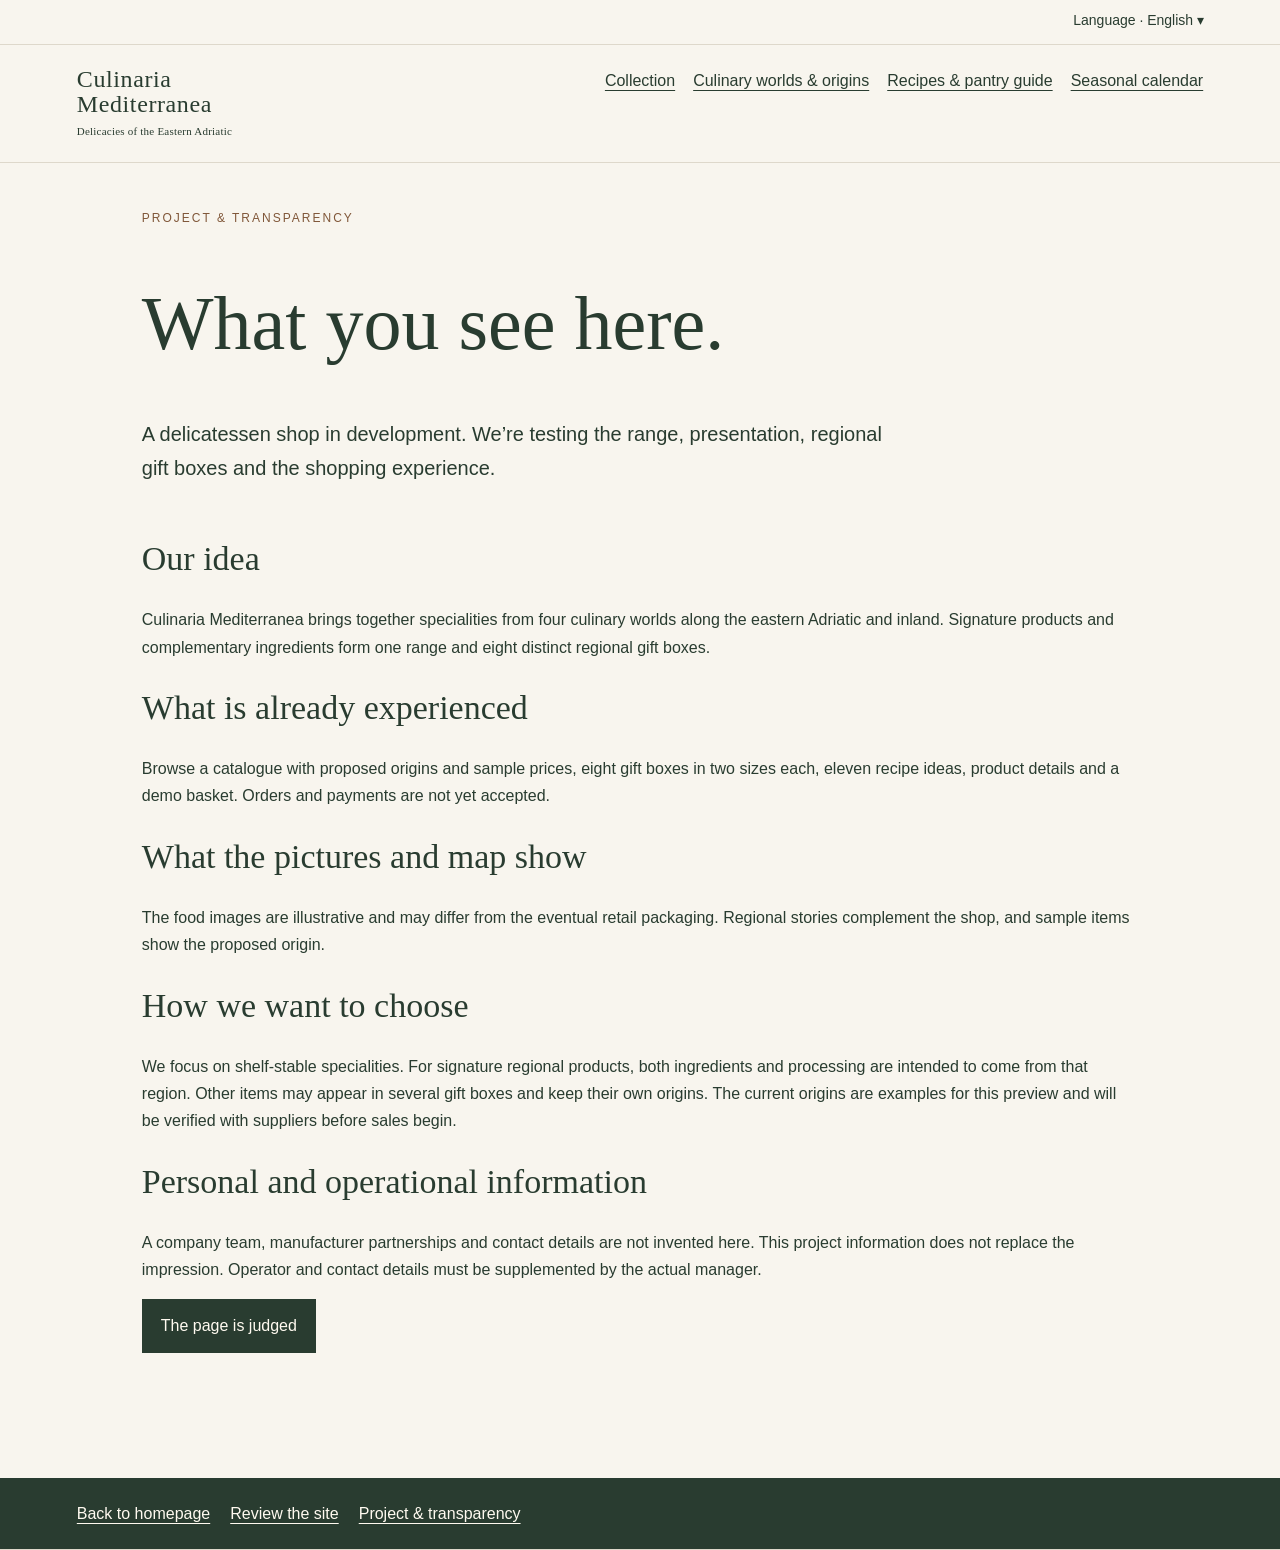
<file: projekt.html>
<!doctype html><html lang="de"><head><meta charset="utf-8"><meta name="viewport" content="width=device-width,initial-scale=1"><title>Projekt & Transparenz · Culinaria Mediterranea</title><meta name="description" content="Konzept von Culinaria Mediterranea: regionaltypische Feinkost, acht Geschenkboxen, Rezepte und geplante Produktherkünfte."><link rel="stylesheet" href="./editorial.css?v=20261114-seedoils-1"><link rel="stylesheet" href="./language.css?v=20261114-culinaria-mediterranea-1"><script src="./language.js?v=20261121-complete-phrases"></script></head><body><a class="skip" href="#main">Zum Inhalt springen</a><header><a class="brand" href="./index.html"><span class="brand-name" translate="no">Culinaria<br>Mediterranea</span><small>Delikatessen der östlichen Adria</small></a><nav aria-label="Hauptnavigation"><a href="./sortiment.html#collection">Sortiment</a><a href="./genussregionen.html">Genusswelten &amp; Herkunft</a><a href="./genusswissen.html">Rezepte & Warenkunde</a><a href="./genusswissen.html#saison">Saisonkalender</a></nav></header><main id="main"><span class="eyebrow">Projekt & Transparenz</span><h1>Was du hier siehst.</h1><p class="intro">Ein Feinkostshop in der Entwicklungsphase: Wir erproben Sortiment, Präsentation, regionale Geschenkboxen und ein einfaches Einkaufserlebnis.</p><section><h2>Unsere Idee</h2><p>Culinaria Mediterranea verbindet Spezialitäten aus den vier Genusswelten der östlichen Adria und ihres Hinterlands. Charakteristische Produkte und ergänzende Zutaten werden zu einem gemeinsamen Sortiment und acht unterscheidbaren regionalen Geschenkboxen zusammengestellt.</p><h2>Was bereits erlebbar ist</h2><p>Produktkatalog mit geplanten Herkünften und Beispielpreisen, acht Geschenkboxen in jeweils zwei Größen, elf passende Rezeptideen, Produktdetails und ein Warenkorb zum Ausprobieren. Es werden noch keine Bestellungen oder Zahlungen angenommen.</p><h2>Was die Bilder und die Karte zeigen</h2><p>Die Lebensmittelbilder dienen derzeit als illustrative Motive und zeigen nicht notwendigerweise die spätere Verkaufsverpackung. Regionale Erzählungen ergänzen den Shop; bei Musterartikeln ist die geplante Herkunft hinterlegt.</p><h2>Wie wir auswählen möchten</h2><p>Wir wählen vor allem haltbare Spezialitäten. Regionsspezifische Leitprodukte sollen ausschließlich Rohstoffe und Verarbeitung aus ihrer Region haben. Allgemeine Artikel können in mehreren Geschenkboxen vorkommen und behalten dabei ihre eigene Herkunft. Die jetzt sichtbaren Herkünfte sind feste Musterdaten für die Gestaltung; vor dem Verkaufsstart werden sie mit konkreten Lieferanten und Nachweisen abgeglichen.</p><h2>Persönliche und betriebliche Angaben</h2><p>Ein Unternehmensteam, Erzeugerpartnerschaften und Kontaktdaten werden hier nicht erfunden. Diese Projektinformationen ersetzen kein Impressum. Betreiber- und Kontaktangaben müssen durch den tatsächlichen Verantwortlichen ergänzt werden.</p><p><a class="btn" href="./beurteilung.html">Die Seite beurteilen →</a></p></section></main><footer><nav><a href="./index.html">Zur Startseite</a><a href="./beurteilung.html">Seite beurteilen</a><a href="./projekt.html">Projekt & Transparenz</a></nav></footer></body></html>
</file>
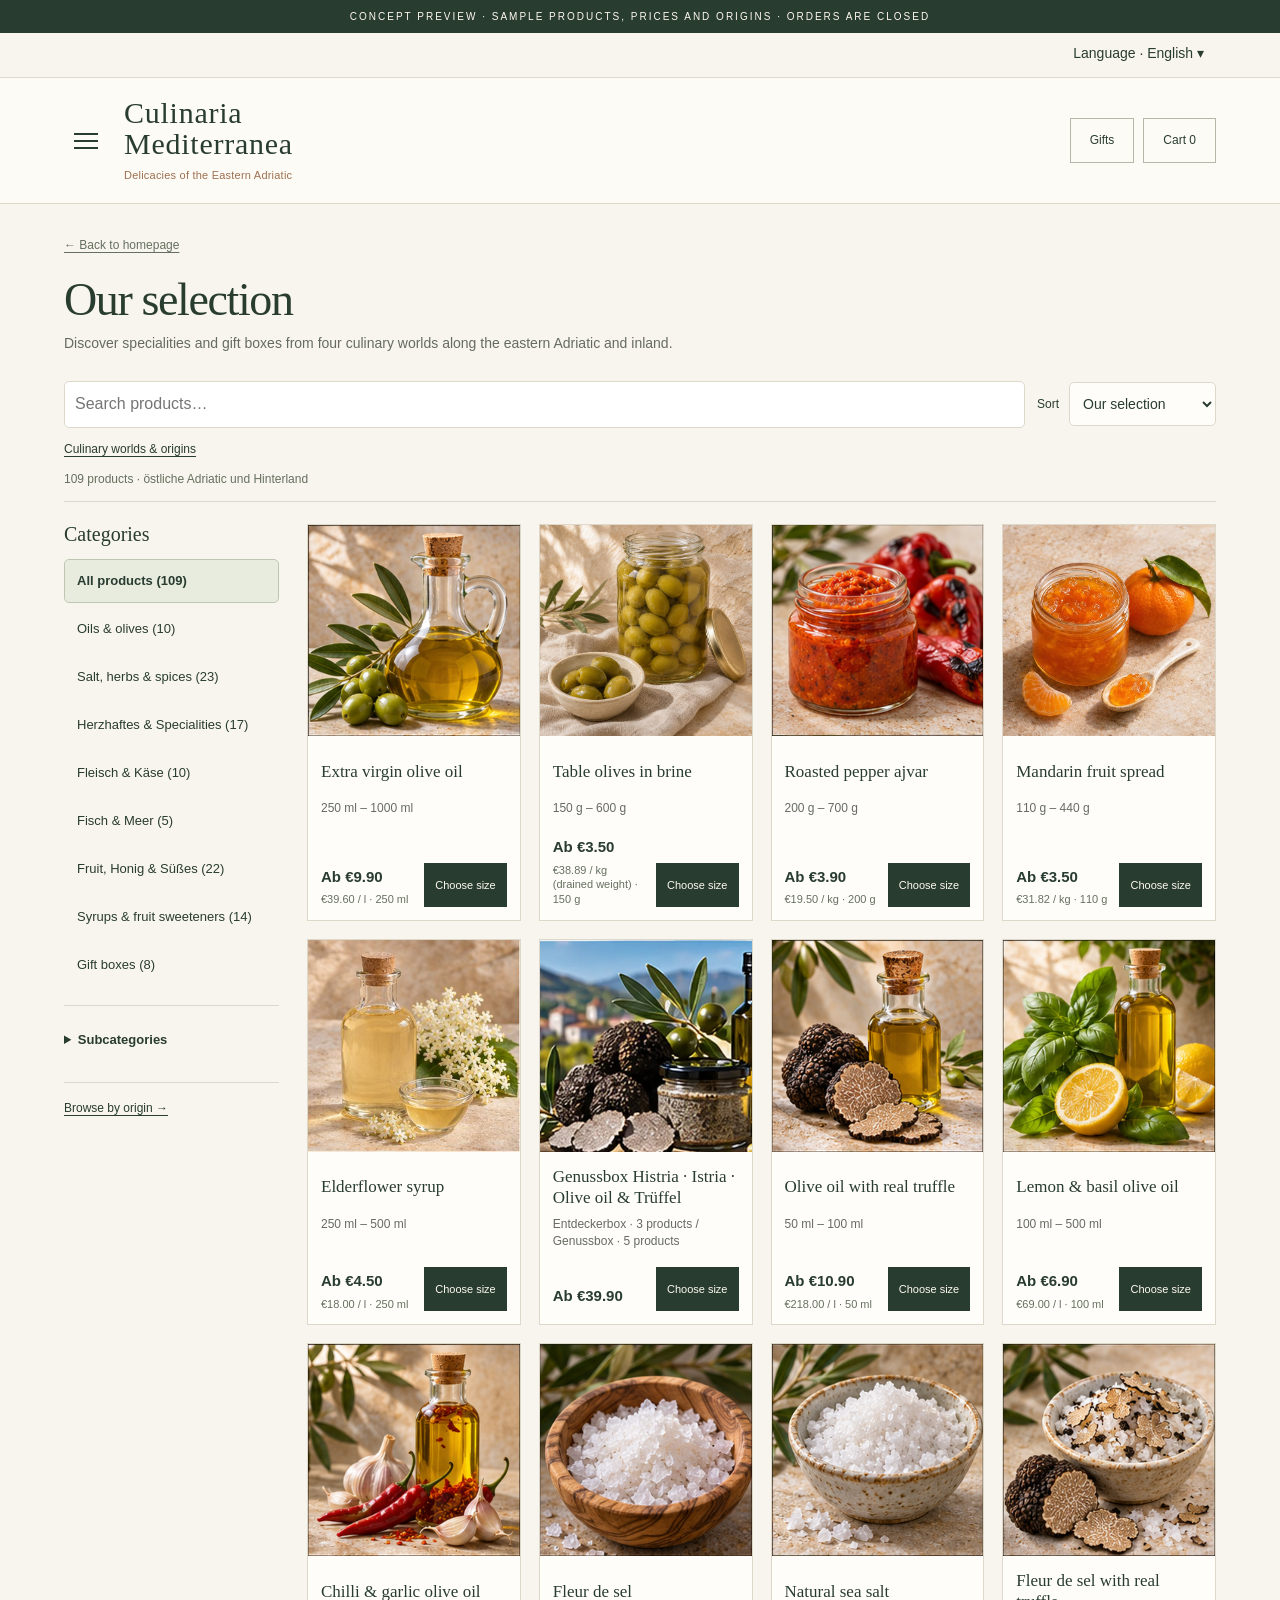
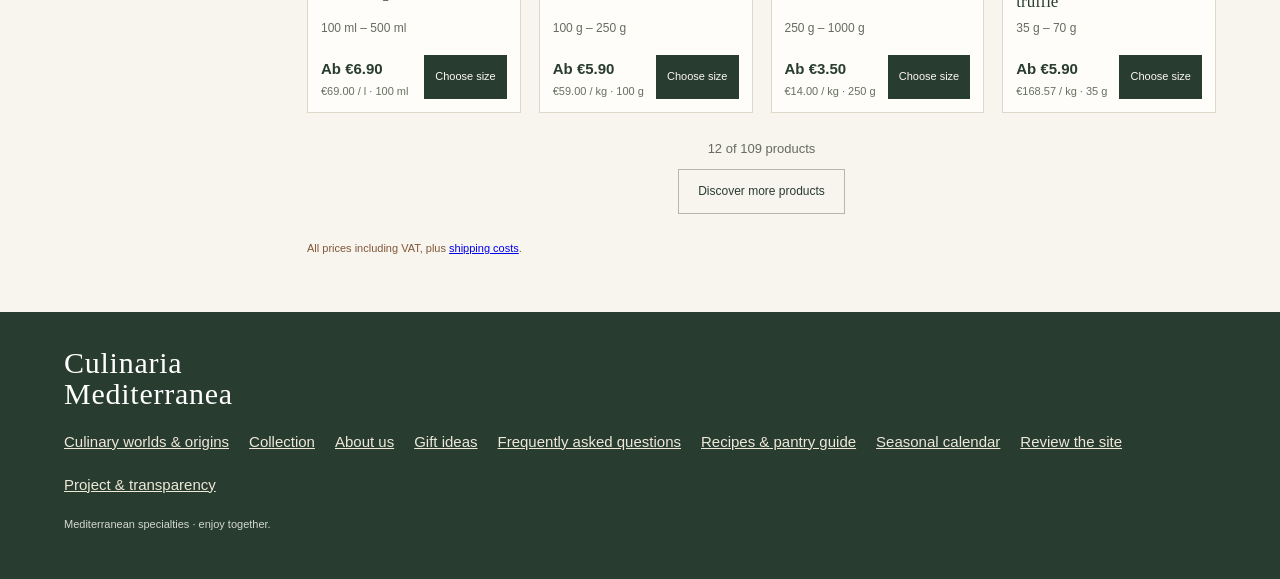
<file: sortiment.html>
<!doctype html>
<html lang="de"><head><meta charset="utf-8"><meta name="viewport" content="width=device-width,initial-scale=1"><meta name="theme-color" content="#293c30"><title>Unser Sortiment · Culinaria Mediterranea</title><meta name="description" content="Mediterrane Spezialitäten, Olivenöl, Fleur de Sel, Trüffel und Kräuter. Delikatessen der östlichen Adria entdecken.">
<style>
:root{--pine:#293c30;--paper:#f8f5ee;--clay:#9d7050;--line:#ded8cb}*{box-sizing:border-box}html{scroll-behavior:smooth}body{margin:0;background:var(--paper);color:var(--pine);font:15px/1.55 Arial,Helvetica,sans-serif}button,input{font:inherit}button{cursor:pointer}img{width:100%;height:100%;object-fit:cover}h1,h2,h3,.brand{font-family:Georgia,'Times New Roman',serif;font-weight:400}h1{font-size:clamp(3.2rem,7vw,6rem);line-height:.98;letter-spacing:-.055em;margin:20px 0}h2{font-size:clamp(2rem,4vw,3.2rem);line-height:1.08;margin:12px 0 25px}h3{font-size:1.35rem;margin:10px 0}p{margin:10px 0;color:#656b60}.announcement{background:var(--pine);color:#fff8ee;padding:9px;text-align:center;font-size:10px;letter-spacing:2px;text-transform:uppercase}header{background:#fdfbf6;display:flex;align-items:center;justify-content:space-between;gap:10px;padding:20px 5%;border-bottom:1px solid var(--line)}.brand{font-size:clamp(20px,3vw,30px);line-height:1}.brand small{display:block;color:var(--clay);font:9px Arial;letter-spacing:2px;margin-top:7px;text-transform:uppercase}.actions{display:flex;gap:9px}.btn{background:var(--pine);color:#fffaf0;padding:12px 19px;border:1px solid var(--pine);font-size:12px}.btn.light{background:transparent;color:var(--pine);border-color:#b6b6a9}.hero{display:grid;grid-template-columns:45% 55%;background:#e9e5da;min-height:460px}.hero-copy{display:flex;flex-direction:column;align-items:start;justify-content:center;padding:55px 10%}.hero-photo{min-height:420px}.eyebrow{text-transform:uppercase;font-size:10px;color:var(--clay);letter-spacing:2px;font-weight:bold}.hero-copy p{max-width:380px;line-height:1.8}.values{background:var(--pine);color:#fff8ef;display:flex;justify-content:space-around;gap:8px;text-align:center;padding:18px 12px;font-size:11px;letter-spacing:.5px}.values span{flex:1}.values span+span{border-left:1px solid #789080}main section{padding:60px 5%}.controls{display:flex;gap:10px;flex-wrap:wrap;align-items:center;margin-bottom:22px}.filters{display:flex;gap:7px;overflow-x:auto;flex:1}.filters button{white-space:nowrap;border:1px solid #cfc7b9;background:transparent;color:#455549;border-radius:18px;padding:8px 12px;font-size:12px}.filters button.active{background:var(--pine);color:#fff}.search{padding:10px;border:1px solid var(--line);background:white;max-width:210px}.grid{display:grid;grid-template-columns:repeat(4,minmax(0,1fr));gap:16px}.product{background:#fffdfa;border:1px solid var(--line);min-width:0}.product-img{height:200px;background:#ded4c2;position:relative}.product-img .tag{position:absolute;top:10px;left:10px;background:#fffcf3ed;padding:5px 9px;font-size:10px}.product-body{padding:15px}.product-body h3{min-height:52px}.product-body p{font-size:12px;min-height:45px}.product-foot{display:flex;align-items:center;justify-content:space-between;gap:7px;margin-top:13px}.product-foot strong{white-space:nowrap}.product-foot button{padding:8px 10px;font-size:11px}.story{display:grid;grid-template-columns:1fr 1fr;background:#e6e7da}.story img{min-height:350px}.story>div{padding:7%;display:flex;flex-direction:column;justify-content:center}.gifts{display:grid;grid-template-columns:1fr 1fr;gap:18px}.gift{background:white;border:1px solid var(--line)}.gift img{height:220px}.gift>div{padding:22px}.reviews{display:grid;grid-template-columns:repeat(3,1fr);gap:18px}.review{border-top:1px solid #bab9aa;padding-top:15px}.review p{font:italic 18px/1.55 Georgia,serif;color:var(--pine)}.stars{color:#9c6b38}.note{font-size:11px;color:#946b4f}.footer{padding:36px 5%;background:var(--pine);color:white}.footer p{color:#d3d9cd;font-size:11px}.drawer{display:none;position:fixed;z-index:10;right:0;top:0;height:100vh;width:min(400px,100vw);background:#fffdfa;padding:25px;box-shadow:-20px 0 70px #0005;overflow-y:auto}.drawer.open{display:block}.overlay{display:none;position:fixed;inset:0;background:#0008;z-index:9}.overlay.open{display:block}.cartrow{display:flex;justify-content:space-between;padding:14px 0;border-bottom:1px solid var(--line);gap:12px}.cartrow button{padding:4px 9px;background:transparent;border:1px solid #bbb}@media(max-width:800px){.grid{grid-template-columns:repeat(2,minmax(0,1fr))}.product-img{height:160px}}@media(max-width:540px){header{padding:15px 4%}.brand{font-size:20px}.hero{grid-template-columns:1fr}.hero-copy{padding:34px 6%}.hero-photo{min-height:260px;height:260px}.values{font-size:9px}main section{padding:38px 4%}.grid{gap:10px}.product-img{height:135px}.product-body{padding:11px}.product-body h3{font-size:17px;min-height:43px}.product-foot{flex-wrap:wrap}.story,.gifts,.reviews{grid-template-columns:1fr}.story img{height:220px;min-height:0}.search{max-width:100%;width:100%}.actions .light{padding:8px}}
.site-menu{position:relative}.site-menu summary{list-style:none;cursor:pointer;font-size:24px;line-height:1;padding:8px 12px}.site-menu summary::-webkit-details-marker{display:none}.menu-options{position:absolute;right:0;top:100%;z-index:8;width:220px;padding:8px;background:#fffdfa;border:1px solid var(--line);box-shadow:0 8px 24px #0002}.menu-options button{display:block;width:100%;text-align:left;border:0;background:transparent;color:var(--pine);padding:10px 12px}.menu-options button:hover,.menu-options button:focus-visible{background:#e9e5da}@media(max-width:540px){header{flex-wrap:wrap}.actions{margin-left:auto}.filters{flex-basis:100%;flex-wrap:wrap;overflow:visible}}header{display:grid;grid-template-columns:44px minmax(0,1fr) auto;gap:16px}.site-menu summary{width:44px;height:44px;padding:12px 10px;border:0;display:flex;align-items:center;justify-content:center}.menu-bars{display:flex;flex-direction:column;gap:5px;width:24px}.menu-bars span{display:block;width:24px;height:2px;background:currentColor}.menu-options{left:0;right:auto}.site-menu summary:focus-visible{outline:2px solid var(--pine);outline-offset:3px}@media(max-width:540px){header{grid-template-columns:44px minmax(0,1fr) auto;gap:8px}.brand{font-size:18px}.brand small{font-size:8px;letter-spacing:1px}.actions{margin-left:0}.actions>button:first-child{display:none}.actions #cart-open{font-size:10px;padding:8px 6px}}.menu-options{width:min(290px,calc(100vw - 32px));max-height:75vh;overflow:auto}.menu-label{display:block;padding:15px 12px 6px;color:var(--clay);font-size:10px;letter-spacing:1.5px;text-transform:uppercase}.menu-options a{display:block;padding:10px 12px;color:var(--pine);text-decoration:none}.menu-options a:hover,.menu-options a:focus-visible{background:#e9e5da}.faq-item{border-bottom:1px solid var(--line);padding:18px 0}.faq-item summary{cursor:pointer;font-weight:bold}.footer a{color:#eee8d9}.footer-nav{display:flex;gap:20px;flex-wrap:wrap;margin:20px 0}.product-photo{width:100%;height:100%;background-image:url('./assets/product-collection.png');background-size:500% 400%;background-repeat:no-repeat}.gift .product-img{height:auto;aspect-ratio:1}.product-img{overflow:hidden}.region-link{padding:0;background:none;border:0;border-bottom:1px solid #b7a48e;color:var(--clay);font-size:12px;text-align:left}.atlas-teaser{background:#e8ecdf}.atlas-teaser p{max-width:650px;margin-bottom:25px}.atlas-teaser a{text-decoration:none;display:inline-block}.product-body h3{min-height:52px}.home-dialog{border:1px solid var(--line);border-radius:12px;width:min(600px,92vw);max-height:85vh;overflow:auto;padding:28px;background:var(--paper);color:var(--pine)}.home-dialog::backdrop{background:#142b2399}.home-dialog p{line-height:1.7}.home-dialog .dialog-close{float:right}.region-chips{display:flex;flex-wrap:wrap;gap:8px;margin:20px 0}.region-chips a{border:1px solid var(--line);padding:6px 10px;color:var(--pine);text-decoration:none;border-radius:20px;font-size:12px}.dialog-note{font-size:12px}.culinary-range{font-size:12px;line-height:1.55;color:#65705f}.culinary-range a{color:inherit;text-decoration-color:#b5bdad;text-underline-offset:3px}.gift .btn{margin:10px 8px 0 0}.product-detail-photo{width:min(100%,340px);aspect-ratio:1;border-radius:8px;margin:18px 0}.box-items{padding-left:20px}.box-items li{margin:10px 0}.box-items button{border:0;background:none;text-decoration:underline;color:inherit;text-align:left}.unit-price{display:block;font-size:11px;font-weight:normal;color:#65705f;margin-top:5px}.cart-quantity{display:flex;align-items:center;justify-content:flex-end;gap:8px;flex-wrap:wrap}.cart-quantity button{min-width:32px;min-height:32px;border:1px solid var(--line);background:var(--paper);color:var(--pine)}#cart-summary p,#cart-summary h3{display:flex;justify-content:space-between;gap:12px}.order-dialog{width:min(680px,94vw);border:1px solid var(--line);border-radius:12px;background:var(--paper);color:var(--pine);padding:25px;max-height:90vh;overflow:auto}.order-dialog::backdrop{background:#142b2399}.order-line{display:flex;justify-content:space-between;gap:18px;padding:13px 0;border-bottom:1px solid var(--line)}.order-dialog .btn{margin-top:18px}.announcement{line-height:1.5}.btn:disabled{opacity:.45;cursor:default}.discovery-paths{display:grid;grid-template-columns:1fr 1fr;gap:16px}.discovery-path{display:block;border:1px solid #b9c4af;padding:24px;color:var(--pine);background:#f8f5ee}.discovery-path strong{display:block;font:24px Georgia,serif;margin-bottom:12px}.discovery-path span{display:block;font-size:14px}.selection-summary{display:flex;gap:10px;flex-wrap:wrap;align-items:center;margin:20px 0}.selection-summary button,.selection-summary a{border:1px solid var(--line);padding:9px 13px;border-radius:22px;background:white;color:var(--pine);text-decoration:none;font-size:13px}.filters{flex-wrap:wrap;overflow:visible}.filters button:focus-visible,.discovery-path:focus-visible{outline:2px solid var(--pine);outline-offset:3px}@media(max-width:600px){.discovery-paths{grid-template-columns:1fr}.discovery-path{padding:20px}}
.skip-link{position:absolute;top:-100px}.skip-link:focus{top:0;left:10px;z-index:30;background:white;padding:12px}.catalog-more{text-align:center;margin:26px 0}.catalog-more p{font-size:13px}.editorial-grid{display:grid;grid-template-columns:repeat(3,minmax(0,1fr));gap:22px;margin:30px 0}.editorial-grid article{border-top:1px solid #b9b6a5;padding-top:24px}.editorial-grid a{color:var(--pine);text-underline-offset:4px}.gifts{grid-template-columns:repeat(3,minmax(0,1fr))}.gifts:not(.expanded) .gift:nth-child(n+4){display:none}.product-body h3{min-height:0}.product-body{display:flex;flex-direction:column;height:calc(100% - 200px)}.product-foot{margin-top:auto;padding-top:14px}.region-link{align-self:flex-start}.product-body p{min-height:0}.btn,button{min-height:40px}.search{font-size:16px}:focus-visible{outline:3px solid #92633e;outline-offset:3px}.guide-grid{display:grid;grid-template-columns:1fr 1fr;gap:14px;margin:24px 0}.guide-grid>div{padding:15px;border:1px solid var(--line)}.guide-grid dt{font-weight:bold}.guide-grid dd{margin:8px 0 0}.home-dialog h3{margin-top:22px}@media(max-width:800px){.product-body{height:calc(100% - 160px)}}@media(max-width:600px){.gifts,.editorial-grid{grid-template-columns:1fr}.guide-grid{grid-template-columns:1fr}}@media(max-width:540px){.product-body{height:calc(100% - 135px)}}@media(prefers-reduced-motion:reduce){*{scroll-behavior:auto!important}}
.hero-photo{height:clamp(460px,42vw,650px);min-height:0}.story>img{height:420px;min-height:0}.product{display:flex;flex-direction:column}.product-img{flex-shrink:0}.product-body{height:auto;flex:1}@media(max-width:540px){.hero-photo,.story>img{height:260px}}
.eyebrow,.note,.region-link{color:#805739}button,.btn{min-height:44px}
</style><link rel="stylesheet" href="./language.css?v=20261114-culinaria-mediterranea-1"><script src="./language.js?v=20261121-complete-phrases"></script><link rel="stylesheet" href="./catalog.css?v=20261115-desktop-grid-1"><link rel="stylesheet" href="./product-sizes.css?v=20261115-regions-1"><link rel="stylesheet" href="./startsortiment.css?v=20261115-1"></head><body data-page="catalog"><a class="skip-link" href="#products">Zu den Produkten springen</a><div class="announcement">Konzeptvorschau · Produkte, Preise und Herkünfte als Musterdaten · Keine Bestellungen</div><header><details class="site-menu" id="site-menu"><summary class="btn light" aria-label="Menü öffnen" title="Menü öffnen"><span class="menu-bars" aria-hidden="true"><span></span><span></span><span></span></span></summary><nav class="menu-options" aria-label="Hauptnavigation"><span class="menu-label">Entdecken</span><a href="./genussregionen.html">Genusswelten &amp; Herkunft</a><a href="./sortiment.html">Nach Produkten stöbern</a><a href="./sortiment.html?gruppe=gifts">Geschenkideen</a><a href="./genussregionen.html#mittelmeer">Genuss mit Geschichte</a><a href="./index.html#about">Über uns</a><a href="./genusswissen.html">Rezepte & Warenkunde</a><a href="./genusswissen.html#saison">Saisonkalender</a><a href="./beurteilung.html">Deine Meinung</a><a href="./index.html#faq">Häufige Fragen</a><button type="button" id="menu-cart">Warenkorb</button><span class="menu-label">Produktkategorien</span><a href="./sortiment.html">Alle Produkte</a><a href="./sortiment.html?gruppe=oils">Öle &amp; Oliven</a><a href="./sortiment.html?gruppe=spices">Salz, Kräuter &amp; Gewürze</a><a href="./sortiment.html?gruppe=savoury">Gemüse &amp; herzhafte Spezialitäten</a><a href="./sortiment.html?gruppe=sweet">Früchte &amp; süße Aufstriche</a><a href="./sortiment.html?gruppe=syrup">Sirup &amp; Fruchtsüße</a><a href="./sortiment.html?gruppe=gifts">Geschenkboxen</a></nav></details><div class="brand"><span class="brand-name" translate="no">Culinaria<br>Mediterranea</span><small>Delikatessen der östlichen Adria</small></div><div class="actions"><button class="btn light" onclick="location.href='./sortiment.html?gruppe=gifts'">Geschenke</button><button class="btn light" id="cart-open">Warenkorb <span id="count">0</span></button></div></header><main class="catalog-main"><section id="collection" class="catalog-section"><p id="start60-note" class="note" hidden>Unsere ausgewählte Startkollektion. Weitere Spezialitäten findest du im Gesamtsortiment. <a href="./sortiment.html#collection">Gesamtes Sortiment anzeigen</a></p><a class="catalog-breadcrumb" href="./index.html">← Zur Startseite</a><h1 id="catalog-title">Unser Sortiment</h1><p class="catalog-lead">Entdecke Spezialitäten und Geschenkboxen aus den vier Genusswelten der östlichen Adria und ihres Hinterlands.</p><div class="catalog-toolbar"><div class="catalog-search"><input class="search" type="search" id="search" placeholder="Produkte suchen ..." aria-label="Produkte suchen"><button class="btn light" id="filter-open" type="button" aria-haspopup="dialog">Kategorien & Filter</button><label class="sort-label"><span>Sortieren</span><select id="catalog-sort" aria-label="Produkte sortieren"><option value="curated">Unsere Auswahl</option><option value="name">Name A–Z</option><option value="price-up">Preis aufsteigend</option><option value="price-down">Preis absteigend</option></select></label></div><div id="selection-summary" class="selection-summary"></div><p id="result-count" role="status"></p></div><div class="catalog-layout"><aside id="filter-desktop-host"><div id="catalog-filter-panel"><h2>Kategorien</h2><div id="category-groups"></div><details id="subcategories"><summary>Unterkategorien</summary><div class="filters" id="filters"></div></details><a class="filter-map-link" href="./genussregionen.html#herkunft">Nach Herkunft stöbern →</a></div></aside><div class="catalog-results"><div class="grid" id="products"></div><div class="catalog-more"><p id="visible-count" role="status"></p><button type="button" class="btn light" id="show-more">Mehr Produkte entdecken</button></div><p id="syrup-category-note" class="note" hidden>Zum Verdünnen, zum Süßen oder zum Würzen: Getränkesirupe, süße Fruchtreduktionen und säuerliche Granatapfelmelasse haben unterschiedliche Verwendungen. Hinweise stehen in den Produktdetails.</p><p class="note">Alle Preise inklusive MwSt., zuzüglich <a href="./index.html#shipping">Versandkosten</a>.</p></div></div></section></main><dialog id="catalog-filter-dialog" aria-labelledby="filter-title"><div class="filter-dialog-head"><h2 id="filter-title">Kategorien & Filter</h2><button class="btn light" type="button" id="filter-close" aria-label="Schließen">×</button></div><div id="filter-mobile-host"></div><button class="btn" type="button" id="filter-apply">Produkte anzeigen</button></dialog><footer class="footer"><div class="brand"><span class="brand-name" translate="no">Culinaria<br>Mediterranea</span></div><nav class="footer-nav" aria-label="Weitere Informationen"><a href="./genussregionen.html">Genusswelten &amp; Herkunft</a><a href="./sortiment.html">Sortiment</a><a href="./index.html#about">Über uns</a><a href="./sortiment.html?gruppe=gifts">Geschenkideen</a><a href="./index.html#faq">Häufige Fragen</a><a href="./genusswissen.html">Rezepte & Warenkunde</a><a href="./genusswissen.html#saison">Saisonkalender</a><a href="./beurteilung.html">Seite beurteilen</a><a href="./projekt.html">Projekt & Transparenz</a></nav><p>Mediterrane Spezialitäten · Gemeinsam genießen.</p></footer>
<div class="overlay" id="overlay"></div><aside class="drawer" id="drawer" role="dialog" aria-modal="true" aria-labelledby="cart-title" tabindex="-1"><div style="display:flex;justify-content:space-between"><h2 id="cart-title">Dein Warenkorb</h2><button class="btn light" id="close">Schließen ×</button></div><div id="cart-rows"></div><div id="cart-summary" aria-live="polite"></div><button class="btn" id="checkout">Weiter zur Bestellübersicht</button></aside>
<script src="./regions-data.js?v=20261115-regions-1"></script><script src="./product-sizes-data.js?v=20261115-regions-1"></script><script src="./startsortiment-60.js?v=20261119-vier-genusswelten"></script><script src="./box-origin-plan.js?v=20261118-regional-season"></script><script src="./catalog-cleanup.js?v=20261119-fisch-im-glas"></script><script src="./culinary-rooms.js?v=20261114-seedoils-1"></script><script src="./shop-navigation.js?v=20261119-genusswelt-filter"></script><script src="./product-guides.js?v=20261117-cleanup-1"></script><script src="./product-photos.js?v=20261115-single-image-9"></script>
<script src="./product-sizes.js?v=20261117-cleanup-1"></script><script src="./storefront.js?v=20261119-genusswelt-filter"></script><dialog class="home-dialog" id="product-home"><button class="btn light dialog-close" onclick="document.getElementById('product-home').close()" aria-label="Schließen">×</button><div id="product-home-content"></div></dialog><script src="./product-regions.js?v=20261118-regional-season"></script><dialog id="order-review" class="order-dialog" aria-labelledby="order-title"><button type="button" class="btn light" id="order-close">Schließen ×</button><span class="eyebrow">Deine Auswahl</span><h2 id="order-title">Bestellübersicht</h2><div id="order-content"></div><p class="note">Hier endet die Shopvorschau. Es wird keine Bestellung ausgelöst und keine Zahlung verarbeitet.</p><button type="button" class="btn" id="order-back">Weiter stöbern</button></dialog><script src="./shop-checkout.js?v=20261115-regions-1"></script></body></html>
</file>
<file: language.css>
.language-switcher{display:flex;justify-content:flex-end;background:#f8f5ee;border-bottom:1px solid #ded8cb;padding:4px 5%;font:14px/1.5 Arial,sans-serif;color:#293c30;position:relative;z-index:8}.language-switcher details{padding:0;border:0;margin:0}.language-switcher summary{cursor:pointer;padding:6px 12px;min-height:36px;list-style:none;font-weight:normal}.language-switcher summary::-webkit-details-marker{display:none}.language-switcher summary::after{content:' ▾'}.language-switcher details[open]>div{position:absolute;right:5%;top:100%;background:#fffdfa;border:1px solid #ded8cb;box-shadow:0 10px 25px #0002;padding:8px;min-width:180px;max-height:70vh;overflow:auto}.language-switcher a{display:block;padding:10px 14px;min-height:44px;text-decoration:none;color:inherit}.language-switcher a[aria-current]{background:#e8ecdf;font-weight:bold}.language-switcher a:hover,.language-switcher a:focus-visible{background:#e8ecdf}.language-switcher :focus-visible{outline:2px solid #805739;outline-offset:2px}.language-error{padding:12px 5%;background:#f8f5ee;color:#293c30;font:14px Arial,sans-serif}

.brand{letter-spacing:.08em}.brand small{text-transform:none;display:block;font-size:11px;font-weight:400;letter-spacing:.02em;line-height:1.5}

.brand-name{display:block;font-family:Georgia,"Times New Roman",serif;font-weight:400;line-height:1.03;letter-spacing:.025em;text-transform:none}.brand small{margin-top:7px}@media(max-width:440px){header .brand{font-size:17px;letter-spacing:0}header .brand small{font-size:9px;letter-spacing:0}}
</file>
<file: catalog.css>
.category-tiles{display:grid;grid-template-columns:repeat(3,minmax(0,1fr));gap:16px;margin:25px 0}.category-tile{display:grid;grid-template-columns:80px 1fr;grid-template-rows:1fr 1fr;column-gap:16px;align-items:center;min-height:110px;padding:14px;border:1px solid var(--line);background:#fffdfa;color:var(--pine);text-decoration:none}.category-tile:hover{border-color:#839378;background:#f0f1e8}.category-tile .category-photo{grid-row:1/3;height:80px;width:80px;border-radius:50%;background-repeat:no-repeat}.category-tile strong{align-self:end;font:20px/1.2 Georgia,serif}.category-tile small{align-self:start;margin-top:5px;color:#65705f}.catalog-main{max-width:1540px;margin:auto;padding:0 5%}.catalog-main .catalog-section{padding:28px 0 45px}.catalog-breadcrumb{font-size:12px;color:#65705f;text-underline-offset:3px}.catalog-section h1{font-size:clamp(30px,4vw,46px);line-height:1.12;letter-spacing:-.03em;margin:18px 0 8px}.catalog-lead{margin:0 0 14px;font-size:14px}.catalog-toolbar{position:sticky;top:0;z-index:4;background:var(--paper);padding:12px 0 8px;border-bottom:1px solid var(--line);margin-bottom:22px}.catalog-search{display:flex;gap:12px;align-items:center}.catalog-search .search{max-width:none;width:100%;flex:1;min-width:0;min-height:44px;border-radius:5px}.catalog-search #filter-open{display:none}.sort-label{display:flex;gap:10px;align-items:center;font-size:12px;white-space:nowrap}.sort-label select{max-width:220px;min-height:44px;padding:9px;border:1px solid var(--line);border-radius:5px;background:#fffdfa;color:var(--pine);font:14px Arial,sans-serif}.catalog-toolbar .selection-summary{margin:8px 0;gap:6px 14px}.catalog-toolbar .selection-summary a{border:0;border-radius:0;background:none;padding:4px 0;font-size:12px;text-decoration:underline;text-underline-offset:3px}.catalog-toolbar .selection-summary button{padding:5px 10px;font-size:12px}.catalog-toolbar #result-count{font-size:12px;margin:4px 0;color:#65705f}.catalog-layout{display:grid;grid-template-columns:215px minmax(0,1fr);gap:28px;align-items:start}#catalog-filter-panel{position:sticky;top:160px}#catalog-filter-panel h2{font-size:20px;margin:0 0 14px}#category-groups{display:flex;flex-direction:column;gap:4px}#category-groups button{display:block;width:100%;border:1px solid transparent;background:none;text-align:left;padding:11px 12px;font-size:13px;line-height:1.4;color:var(--pine);border-radius:5px;min-height:44px}#category-groups button.active{background:#e8ecdf;border-color:#bdc6b1;font-weight:bold}#category-groups button:hover{background:#e8ecdf}#subcategories{margin-top:18px;border-top:1px solid var(--line);padding-top:16px;font-size:13px}#subcategories summary{cursor:pointer;font-weight:bold;padding:8px 0}#subcategories .filters{display:flex;flex-direction:column;gap:3px;margin-top:8px}#subcategories .filters button{border:0;border-radius:4px;background:none;text-align:left;white-space:normal;min-height:44px}#subcategories .filters button.active{background:#e8ecdf;color:var(--pine);font-weight:bold}.filter-map-link{display:block;margin-top:24px;padding-top:16px;border-top:1px solid var(--line);font-size:12px;color:var(--pine);text-underline-offset:3px}.catalog-results .grid{grid-template-columns:repeat(3,minmax(0,1fr));gap:18px}.product{display:flex;flex-direction:column;min-width:0}.product-picture{display:block;width:100%;height:170px;min-height:0;padding:0;border:0;background:#e2dacd;overflow:hidden;cursor:pointer}.product-picture .product-photo{display:block;height:100%;width:100%}.product .product-body{display:flex;flex-direction:column;flex:1;height:auto;padding:13px}.product .product-body h3{min-height:0;margin:0 0 4px;font-size:17px;line-height:1.25}.product-body h3 button{padding:0;min-height:44px;text-align:left;border:0;background:none;color:var(--pine);font:inherit;line-height:inherit;cursor:pointer;width:100%}.product .product-pack{min-height:0;font-size:12px;margin:3px 0 10px;line-height:1.4}.product .product-foot{margin-top:auto;padding-top:8px;gap:8px;flex-wrap:wrap}.product-foot .btn{min-height:44px;font-size:11px;padding:8px 10px}.product .unit-price{line-height:1.35;margin-top:4px;font-size:11px}.empty-results{grid-column:1/-1;padding:30px;background:#fffdfa;border:1px solid var(--line)}.empty-results h3{min-height:0}#catalog-filter-dialog{border:1px solid var(--line);border-radius:12px;background:var(--paper);color:var(--pine);padding:20px;width:min(440px,94vw);max-height:88vh;overflow:auto}#catalog-filter-dialog::backdrop{background:#142b2399}.filter-dialog-head{display:flex;align-items:center;justify-content:space-between;gap:12px;margin-bottom:18px}.filter-dialog-head h2{font-size:25px;margin:0}.filter-dialog-head button{padding:8px 14px}#filter-apply{position:sticky;bottom:0;width:100%;margin-top:20px;min-height:48px}.home-selection #products{grid-template-columns:repeat(3,minmax(0,1fr))}.home-selection .catalog-more{margin-bottom:0}.home-selection .product-picture{height:180px}@media(min-width:1350px){.catalog-results .grid{grid-template-columns:repeat(4,minmax(0,1fr))}}@media(max-width:1000px) and (min-width:801px){.catalog-layout{grid-template-columns:180px minmax(0,1fr);gap:18px}.catalog-results .grid{grid-template-columns:repeat(2,minmax(0,1fr))}.category-tile{grid-template-columns:64px 1fr;column-gap:10px}.category-tile .category-photo{width:64px;height:64px}.category-tile strong{font-size:18px}}@media(max-width:800px){.catalog-main{padding:0 4%}.catalog-main .catalog-section{padding-top:18px}.catalog-lead{display:none}.catalog-section h1{font-size:30px;margin-bottom:14px}.catalog-toolbar{padding-top:8px;margin-bottom:14px}.catalog-search{display:grid;grid-template-columns:1fr 1fr;gap:8px}.catalog-search .search{grid-column:1/-1}.catalog-search #filter-open{display:block;font-size:12px;padding:9px 10px}.sort-label{display:block}.sort-label>span{position:absolute;width:1px;height:1px;overflow:hidden;clip-path:inset(50%)}.sort-label select{width:100%;max-width:none;font-size:12px}.catalog-layout{display:block}#filter-desktop-host{display:none}#catalog-filter-panel{position:static}#catalog-filter-panel h2{display:none}.catalog-results .grid,.home-selection #products{display:flex;flex-direction:column;gap:10px}.catalog-results .product,.home-selection .product{display:grid;grid-template-columns:94px minmax(0,1fr);align-items:stretch}.catalog-results .product-picture,.home-selection .product-picture{height:100%;min-height:132px;max-height:none}.product .product-body{padding:9px 11px}.product .product-body h3{font-size:16px}.product-body h3 button{min-height:40px}.product .product-pack{margin:2px 0 5px;font-size:11px}.product .product-foot{flex-wrap:nowrap;padding-top:2px;align-items:center}.product-foot strong{font-size:14px}.product-foot .btn{font-size:10px;padding:7px 9px;white-space:nowrap}.product .unit-price{font-size:10px;max-width:145px}.category-tiles{grid-template-columns:repeat(2,minmax(0,1fr));gap:10px}.category-tile{display:flex;flex-direction:column;align-items:flex-start;gap:6px;padding:13px;min-height:150px}.category-tile .category-photo{width:56px;height:56px}.category-tile strong{font-size:17px;align-self:auto}.category-tile small{align-self:auto;margin-top:auto}.gifts{display:grid;grid-template-columns:none;grid-auto-flow:column;grid-auto-columns:85%;overflow-x:auto;scroll-snap-type:x mandatory;gap:12px;padding-bottom:12px}.gift{scroll-snap-align:start}.gift .product-img{height:210px;aspect-ratio:auto}.gift>div:last-child{padding:18px}.gift h3{font-size:22px}.gift p{font-size:13px}.category-tile:focus-visible,.product-picture:focus-visible{outline:3px solid #805739;outline-offset:2px}}
.product .product-foot{display:grid;grid-template-columns:minmax(0,1fr) auto;align-items:end}.product-foot>div{min-width:0}.product .unit-price{white-space:normal;overflow-wrap:anywhere}.home-selection .grid{align-items:stretch}
@media(max-width:800px){.sort-label select{font-size:16px}}
/* Sprite tiles are square: keep their display area square at every breakpoint. */
.product .product-picture,.home-selection .product-picture,.catalog-results .product-picture{height:auto;min-height:0;max-height:none;aspect-ratio:1;align-self:start}
.product-picture .product-photo{width:100%;height:100%;aspect-ratio:1}
.gift .product-img{height:auto;aspect-ratio:1}
.gift .product-img .product-photo{width:100%;height:100%;aspect-ratio:1}
/* Keep cards comfortably sized as desktop screens get wider. */
.home-selection #products{grid-template-columns:repeat(3,minmax(0,1fr))}
.home-selection{max-width:1680px;margin-inline:auto}
@media(min-width:1200px){.home-selection #products,.catalog-results .grid{grid-template-columns:repeat(4,minmax(0,1fr))}}
@media(min-width:1600px){.home-selection #products{grid-template-columns:repeat(6,minmax(0,1fr))}}
@media(min-width:1900px){.catalog-results .grid{grid-template-columns:repeat(5,minmax(0,1fr))}}
</file>
<file: product-sizes.css>
.size-picker{margin:20px 0 12px;padding:0;border:0;min-width:0}.size-picker legend{font:600 14px Arial,sans-serif;margin-bottom:10px}.size-options{display:flex;flex-wrap:wrap;gap:8px}.size-option{border:1px solid #b9b6aa;background:#fffdf8;color:#293c30;border-radius:7px;min-height:44px;padding:10px 12px;font:14px Arial,sans-serif;cursor:pointer}.size-option[aria-pressed="true"]{border-color:#293c30;background:#293c30;color:#fffdf8;box-shadow:0 0 0 1px #293c30}.size-option:focus-visible{outline:3px solid #a66c41;outline-offset:3px}.variant-price{display:grid;gap:5px;margin:12px 0 18px;font:14px Arial,sans-serif}.variant-price strong{font-size:24px}.variant-price .unit-price{font-size:12px;color:#687168}.variant-contents .box-items button{min-height:44px}.product-sizes-summary{font-size:12px;color:#687168}.product .product-foot .btn{white-space:normal}.cartrow small{display:block}.cartrow .unit-price{font-size:11px;margin-top:3px}.cart-quantity{flex-wrap:wrap}@media(max-width:420px){.size-option{flex:1 1 120px}.cartrow{gap:10px}.variant-price strong{font-size:22px}}
.catalog-scope{display:flex;flex-wrap:wrap;gap:8px;margin:18px 0}.catalog-scope button{min-height:44px;border:1px solid #b9b6aa;border-radius:22px;padding:10px 16px;background:#fffdf8;color:#293c30;cursor:pointer}.catalog-scope button[aria-pressed="true"]{background:#293c30;color:#fffdf8}.catalog-scope button:focus-visible{outline:3px solid #a66c41;outline-offset:2px}

.price-benefit{display:block;color:#355744;font-size:12px;line-height:1.5}.box-value{font-size:12px}.gift-budgets{display:flex;gap:8px;flex-wrap:wrap;margin:16px 0}.gift-budgets[hidden]{display:none}.gift-budgets button{min-height:44px;padding:9px 14px;border:1px solid #b9b6aa;border-radius:22px;background:#fffdf8;color:#293c30}.gift-budgets button[aria-pressed=true]{background:#293c30;color:#fffdf8}.shipping-progress{width:100%;height:10px;accent-color:#355744}
</file>
<file: startsortiment.css>
/* Foto-Platzhalter nur bei neuen Sortimentskandidaten ohne passende Produktaufnahmen. */
.product-photo.demo-product-photo { position:relative; background-image:linear-gradient(145deg,#e7dfd0,#cab9a0)!important; background-size:cover!important; background-position:center!important; display:flex; justify-content:center; align-items:center; }
.product-photo.demo-product-photo::after { content:"Produktfotografie folgt"; color:#515546; font:italic clamp(13px,1.2vw,17px)/1.45 Georgia,serif; letter-spacing:.02em; text-align:center; padding:16px; max-width:85%; border-top:1px solid #afa38d; border-bottom:1px solid #afa38d; }
.product-detail-photo {overflow:hidden}
@media (min-width:801px) { #start60-note { max-width:920px; font-size:13px; margin:16px 0 28px; } }
</file>
<file: editorial.css>
:root{--pine:#293c30;--paper:#f8f5ee;--clay:#9d7050;--line:#ded8cb}*{box-sizing:border-box}body{margin:0;background:var(--paper);color:var(--pine);font:16px/1.7 Arial,sans-serif}a{color:inherit;text-underline-offset:4px}h1,h2,h3,.brand{font-family:Georgia,serif;font-weight:400;line-height:1.12}h1{font-size:clamp(40px,7vw,76px);max-width:850px}h2{font-size:34px}h3{font-size:25px}header,footer{padding:22px 6%;border-bottom:1px solid var(--line)}header{display:flex;justify-content:space-between;gap:20px;flex-wrap:wrap}header nav{display:flex;gap:18px;flex-wrap:wrap}.brand{font-size:24px;text-decoration:none}main{max-width:1150px;margin:auto;padding:40px 6% 70px}section{margin:55px 0}.eyebrow{font-size:12px;text-transform:uppercase;letter-spacing:2px;color:#805739}.intro{font-size:20px;max-width:760px}.cards{display:grid;grid-template-columns:repeat(3,minmax(0,1fr));gap:18px}.card{background:#fffdfa;border:1px solid var(--line);padding:24px;min-width:0}.card p{color:#596153}.meta{font-size:13px;color:#596153}.btn,button{display:inline-block;border:1px solid var(--pine);background:var(--pine);color:#fffaf0;padding:12px 18px;font:inherit;text-decoration:none;cursor:pointer}.light{background:transparent;color:var(--pine)}details{border-top:1px solid var(--line);padding:16px 0}summary{cursor:pointer;font-weight:bold}li{margin:8px 0}label{display:block;margin:20px 0}textarea{display:block;width:100%;padding:12px;border:1px solid #979d8c;background:#fffdfa;font:inherit;min-height:100px}fieldset{border:1px solid var(--line);margin:24px 0;padding:20px}fieldset label{margin:10px 0}table{border-collapse:collapse;width:100%;font-size:14px}th,td{padding:14px;text-align:left;border-bottom:1px solid var(--line);vertical-align:top}.table-wrap{overflow:auto}.notice{padding:18px 22px;border-left:3px solid var(--clay);background:#eeeade}.skip{position:absolute;top:-100px}.skip:focus{top:0;background:white;padding:12px;z-index:30}:focus-visible{outline:3px solid #9d7050;outline-offset:4px}.recipe-links{display:flex;gap:10px;flex-wrap:wrap}.recipe-links a{padding:8px 12px;border:1px solid var(--line);border-radius:22px;font-size:14px}footer{background:var(--pine);color:#fffaf0}footer nav{display:flex;gap:20px;flex-wrap:wrap}@media(max-width:750px){.cards{grid-template-columns:1fr}main{padding-top:22px}h2{font-size:30px}}@media(prefers-reduced-motion:reduce){*{scroll-behavior:auto!important}}
</file>
<file: genussregionen.css>
.region-story{display:grid;grid-template-columns:minmax(0,1fr) minmax(0,1.2fr);gap:38px;align-items:center}.region-photo{width:100%;aspect-ratio:1;background-size:cover;background-position:center;border-radius:12px}.region-story h2{font-size:clamp(34px,5vw,52px);margin:8px 0 20px}.region-story p{color:#596153}.region-story .btn{margin-top:12px}.context-map{width:100%;height:auto;border-radius:14px;border:1px solid var(--line);margin:20px 0}.region-links{display:flex;flex-wrap:wrap;gap:10px;margin:20px 0}.region-links a{border:1px solid var(--line);border-radius:22px;padding:9px 14px;font-size:14px}.bridge{padding:28px;background:#e8ecdf;border-radius:12px}.brand small{display:block;font:10px Arial,sans-serif;letter-spacing:1px;margin-top:8px}.region-story figure{margin:0}figcaption{font-size:12px;color:#596153;margin-top:10px}@media(max-width:700px){.region-story{grid-template-columns:1fr;gap:20px}.region-photo{aspect-ratio:4/3}header nav{font-size:14px}h1{font-size:42px}}
@media(max-width:700px){.region-photo{aspect-ratio:1}}
</file>
<file: mittelmeer.css>
:root{--pine:#293c30;--paper:#f8f5ee;--clay:#9d7050;--line:#ded8cb}*{box-sizing:border-box}body{margin:0;background:var(--paper);color:var(--pine);font:15px/1.6 Arial,sans-serif}a{color:inherit}button,select,input{font:inherit}button{cursor:pointer}header{display:flex;align-items:center;justify-content:space-between;gap:20px;padding:24px 5%;border-bottom:1px solid var(--line)}.brand{font:clamp(18px,3vw,28px) Georgia,serif;text-decoration:none}.back{font-size:12px}main{max-width:1400px;margin:auto;padding:55px 5%}.eyebrow{color:var(--clay);text-transform:uppercase;letter-spacing:2px;font-size:10px;font-weight:bold}h1,h2,h3{font-family:Georgia,serif;font-weight:normal;line-height:1.12}h1{font-size:clamp(38px,6vw,72px);margin:16px 0 20px;max-width:850px}h2{font-size:32px;margin:10px 0}h3{font-size:21px;margin:10px 0}.intro{max-width:750px;color:#636b60}.toolbar{display:flex;flex-wrap:wrap;gap:14px;margin:30px 0 18px}.toolbar label{display:flex;flex-direction:column;gap:5px;font-size:12px;flex:1;min-width:220px}.toolbar select{width:100%;border:1px solid #bfb9aa;background:#fffdfa;color:var(--pine);padding:12px;border-radius:5px}.explorer{display:grid;grid-template-columns:minmax(0,1.7fr) minmax(280px,1fr);gap:26px;align-items:start}.map-wrap{background:#dce9e5;border-radius:18px;overflow:hidden;border:1px solid #b8c9bd}.map-wrap svg{display:block;width:100%;height:auto}.map-wrap path{fill:#e8e6dd;stroke:#cecec5;stroke-width:.6;vector-effect:non-scaling-stroke}.map-wrap path.land{fill:#e5e4d8}.map-wrap [data-region]{cursor:pointer;transition:fill .15s}.map-wrap [data-region]:hover,.map-wrap [data-region]:focus{fill:#b17e53;outline:none;stroke:#293c30;stroke-width:2}.map-wrap [data-region].active{fill:#293c30}.map-wrap [data-region].related{fill:#95a789}.map-wrap [data-region].active.related{fill:#293c30}.map-wrap circle{fill:#c9cfb7;stroke:#fff}.sea-label{fill:#709083;font:italic 15px Georgia;pointer-events:none}.map-help{font-size:12px;color:#697566;margin:10px 0}.legend{display:flex;flex-wrap:wrap;gap:16px;font-size:12px}.legend span:before{content:'';display:inline-block;width:10px;height:10px;margin-right:6px;background:#293c30;border-radius:50%}.legend span+span:before{background:#95a789}.panel{background:#fffdfa;border:1px solid var(--line);padding:24px;border-radius:12px;max-height:650px;overflow:auto}.panel p{color:#65705f}.region-products{display:grid;gap:12px;margin:22px 0}.region-product{background:var(--paper);border:1px solid var(--line);padding:14px;border-radius:7px;cursor:pointer;text-align:left;color:var(--pine);display:flex;gap:12px;align-items:center}.region-product:hover,.region-product:focus-visible{border-color:var(--pine)}.mini-photo{display:block;flex:0 0 62px;width:62px;height:62px;background-repeat:no-repeat;border-radius:5px}.region-product strong{display:block;font-size:14px}.region-product small{font-size:11px;color:#797364}.chips{display:flex;flex-wrap:wrap;gap:7px;margin:15px 0}.chip{padding:6px 10px;border:1px solid var(--line);border-radius:20px;background:transparent;color:var(--pine);font-size:12px}.chip.active{background:var(--pine);color:white}.btn{display:inline-block;background:var(--pine);color:#fff;padding:10px 16px;text-decoration:none;border:1px solid var(--pine);font-size:12px}.btn.light{background:transparent;color:var(--pine);margin-bottom:16px}.note{font-size:12px;color:#6f7569}.about-map{max-width:850px;border-top:1px solid var(--line);margin-top:40px;padding-top:25px}.about-map p{color:#6f7569;font-size:13px}footer{background:var(--pine);color:white;padding:30px 5%;font-size:12px}@media(max-width:850px){.explorer{grid-template-columns:1fr}.panel{max-height:none}.map-wrap{margin:0 -2%}main{padding-top:35px}.toolbar label{min-width:100%}.region-products{grid-template-columns:repeat(2,minmax(0,1fr))}.region-product{flex-direction:column;align-items:start}.mini-photo{width:100%;height:120px;flex-basis:auto}}@media(prefers-reduced-motion:reduce){*{transition:none!important;scroll-behavior:auto!important}}
.toolbar label{min-width:200px}.map-wrap [data-region].variant{fill:#d4b797}.legend span:nth-child(3):before{background:#d4b797}.variant-context{padding:14px;background:#f0e4d4;border-left:3px solid var(--clay)}.variant-tile{border-style:dashed}.tile-note{display:block;font-size:11px;line-height:1.5;margin-top:6px}.source-list{font-size:12px;margin:22px 0;border-top:1px solid var(--line);padding-top:15px}.source-list summary{cursor:pointer;font-weight:bold}.source-list li{margin:8px 0;overflow-wrap:anywhere}.relation-item{margin:15px 0}.map-wrap .subregion-shape{visibility:hidden;pointer-events:none;stroke:#fff;stroke-width:1}.map-wrap .subregion-shape.visible{visibility:visible;pointer-events:auto}.map-wrap circle.subregion-shape{fill:var(--clay);stroke-width:.8;vector-effect:non-scaling-stroke}.map-wrap .subregion-shape:focus{visibility:visible}.map-wrap svg{aspect-ratio:1000/560}.panel{max-height:800px}@media(max-width:850px){.toolbar label{min-width:100%}.panel{max-height:none}.variant-tile{grid-column:1/-1}}
.crossborder-control{display:flex;flex-direction:column;gap:6px;max-width:620px;font-size:12px;margin:0 0 24px}.crossborder-control select{padding:12px;background:#fffdfa;color:var(--pine);border:1px solid #bfb9aa;border-radius:5px;max-width:100%}.distribution-context{padding:12px 14px;background:#e8ecdf;border-left:3px solid var(--pine);font-size:13px}.distribution-mode [data-region]{fill:#e5e4d8}.distribution-mode [data-region].related{fill:#779575}.distribution-mode [data-region].coarse-range{fill:#adc39a}.distribution-mode [data-region].variant{fill:#d4b797}.distribution-mode [data-region].subregion-shape.related{fill:#4c704c}.raw-idea{padding:16px;background:#eaf0e7;border:1px solid #cad5c3;border-radius:8px;margin:15px 0}.raw-idea small{font-size:11px}
#country-border-review>summary{cursor:pointer;font:24px Georgia,serif;margin-bottom:20px}.country-review-row{padding:18px 0;border-bottom:1px solid var(--line)}.country-review-row a{display:block;font-size:12px;margin:5px 0;overflow-wrap:anywhere}.country-review-row small{font-size:11px;color:var(--clay)}

.map-wrap [data-region].country-selected{fill:#293c30}.map-wrap .subregion-shape.regional-reference{fill:#c89b6d;stroke:#fff}.map-wrap .subregion-shape.selected-subregion{fill:#a95724;stroke:#fff;stroke-width:2}

.culinary-influence{display:none}.influence-overview .culinary-influence{display:block}.map-wrap .culinary-influence path{fill:#719563;stroke:none;opacity:.52;filter:url(#influence-soft)}.influence-overview~.legend span:first-child:before{background:linear-gradient(90deg,#719563,#e8e6dd)}

.influence-overview svg{aspect-ratio:860/455}

.product-distribution{display:none}.distribution-mode .product-distribution{display:block}
.map-wrap .product-distribution path,.map-wrap .product-distribution ellipse{fill:#719563;stroke:none}
.product-range-primary{opacity:.52}.product-range-variants{opacity:.58}
.map-wrap .product-range-variants path,.map-wrap .product-range-variants ellipse{fill:#c59c72}
.map-wrap.distribution-mode [data-region].related,.map-wrap.distribution-mode [data-region].variant,.map-wrap.distribution-mode [data-region].coarse-range{fill:#e8e6dd;stroke:#cecec5;stroke-width:.6}
.map-wrap.distribution-mode .subregion-shape.visible{fill:transparent;stroke:transparent}
.map-wrap.distribution-mode .subregion-shape:focus{fill:transparent;stroke:#293c30;stroke-width:1}
.distribution-mode~.legend span:first-child:before{background:linear-gradient(90deg,#719563,#e8e6dd)}
.distribution-mode~.legend span:nth-child(2):before{background:linear-gradient(90deg,#c59c72,#e8e6dd)}

.geographic-mode .culinary-influence{display:block}
.map-wrap.geographic-mode [data-region].country-selected{fill:#e8e6dd;stroke:#63785b;stroke-width:1.1}
.map-wrap.geographic-mode .subregion-shape.visible{fill:transparent;stroke:rgba(92,111,84,.35);stroke-width:.65}
.map-wrap.geographic-mode .subregion-shape:hover,.map-wrap.geographic-mode .subregion-shape:focus{fill:rgba(157,112,80,.12);stroke:#63785b;stroke-width:1.2}
.region-selection-field{display:none;opacity:.4}.geographic-mode .region-selection-field{display:block}
.map-wrap .region-selection-field path,.map-wrap .region-selection-field ellipse{fill:#c59c72;stroke:none}
.geographic-mode~.legend span:first-child:before{background:linear-gradient(90deg,#719563,#e8e6dd)}
.geographic-mode:not(.influence-overview)~.legend span:nth-child(2):before{background:#c59c72}

.geographic-mode.country-view~.legend span:nth-child(2):before{background:transparent;border:1px solid #63785b}
</file>
<file: map-navigation.css>
body[data-navigation="map"] .map-trial-note{font-size:12px;color:#65705f;margin:22px 0}.map-navigation-bar{display:flex;flex-wrap:wrap;gap:7px;margin-bottom:10px}.map-navigation-bar .btn{margin:0;font-size:11px;padding:9px 11px;min-height:40px}.map-navigation-bar button:disabled{opacity:.38;cursor:default}.map-location{font:14px Georgia,serif;margin:10px 0 15px;color:#65705f}.map-column{min-width:0}.map-wrap{position:relative;touch-action:none}.map-hotspot{position:absolute;transform:translate(-50%,-50%);max-width:108px;min-height:44px;padding:6px 9px;border:1px solid #a9b7a0;border-radius:8px;background:rgba(255,253,247,.95);color:#293c30;font:12px/1.2 Arial,sans-serif;box-shadow:0 2px 9px #293c3012;cursor:pointer;pointer-events:auto}.map-hotspot:hover,.map-hotspot:focus-visible{background:#293c30;color:#fff;outline:2px solid #fff;outline-offset:1px}#map-hotspots,#map-label-lines{position:absolute;inset:0;width:100%;height:100%;pointer-events:none}#map-label-lines{aspect-ratio:auto}#map-label-lines line{stroke:#657b5e;stroke-width:1;opacity:.55}.map-zoom-controls{position:absolute;right:9px;top:9px;display:flex;gap:4px;z-index:2}.map-zoom-controls button{width:38px;height:38px;background:#fffdf7eF;border:1px solid #b9c5b0;border-radius:6px;color:#293c30;font-size:23px;line-height:1;cursor:pointer}.map-results{width:100%;margin:10px 0}.map-product-search{width:100%;padding:12px;border:1px solid #c7cbbd;background:#fffdfa;border-radius:6px;color:#293c30;margin:12px 0}.map-product-list{margin-top:12px}.map-trial-note a{margin-left:8px}body[data-navigation="map"] #atlas-panel .chips{display:none}body[data-navigation="map"] .map-wrap.geographic-mode [data-region].active:not(.subregion-shape){fill:#e8e6dd;stroke:#63785b;stroke-width:.65}body[data-navigation="map"] .map-wrap [data-region]{cursor:pointer}#map-stage:fullscreen,#map-stage.map-expanded{background:#f8f5ee;padding:18px;display:flex;flex-direction:column;overflow:auto}#map-stage:fullscreen .map-wrap,#map-stage.map-expanded .map-wrap{flex:1;min-height:260px;margin:0}#map-stage:fullscreen .map-wrap>svg:first-child,#map-stage.map-expanded .map-wrap>svg:first-child{height:100%;aspect-ratio:auto}#map-stage.map-expanded{position:fixed;inset:0;z-index:1000}#map-stage:fullscreen .map-help,#map-stage.map-expanded .map-help{margin:5px 0;font-size:11px}body[data-navigation="map"] .panel{max-height:850px}@media(max-width:850px){body[data-navigation="map"] main{padding-top:32px}.map-hotspot{font-size:11px;max-width:96px;padding:5px 7px}.map-zoom-controls{right:5px;top:5px;gap:3px}.map-zoom-controls button{width:30px;height:30px;font-size:20px}.map-navigation-bar .btn{flex:1 1 42%;font-size:11px}.map-navigation-bar{gap:6px}.map-product-list{grid-template-columns:repeat(2,minmax(0,1fr))}body[data-navigation="map"] .panel{max-height:none}.map-trial-note a{display:block;margin:7px 0 0}.map-hotspot{box-shadow:0 1px 4px #293c3012}}@media(prefers-reduced-motion:reduce){.map-hotspot{transition:none}}

.map-results[hidden]{display:none}body[data-navigation="map"] .map-wrap .subregion-shape.visible{visibility:hidden;pointer-events:none}

body[data-navigation="map"] #country-border-review{display:none}.map-location:focus{outline:none}

.map-wrap .region-selection-field path[data-tone="hinterland"]{fill:#8298a4}.adriatic-parts span:nth-child(2):before{background:#c59c72}.adriatic-parts span:nth-child(3):before{background:#8298a4}

.geographic-mode~.legend.balkan-selection span:nth-child(2):before{background:#8298a4}

body[data-navigation="map"] .map-wrap [data-region]:not(.subregion-shape){fill:#e8e6dd;stroke:#cecec5;stroke-width:.6}
.room-color-guide{opacity:.62;transition:opacity .16s ease}.room-color-guides.has-preview .room-color-guide{opacity:.35}.room-color-guides.has-preview .room-color-guide.preview{opacity:.94}.distribution-mode .room-color-guides{display:none}
.map-wrap .room-hit-surfaces path{fill:transparent;stroke:none;pointer-events:all;cursor:pointer}.room-hit-surfaces g:focus{outline:none}
#map-hotspots,#map-label-lines,body[data-navigation="map"] .sea-label{display:none}
.geographic-mode.influence-overview~.legend.room-overview-legend span:before,.geographic-mode~.legend.room-selection-legend span:nth-child(2):before{background:var(--room-color)}
.room-overview-legend{gap:8px 18px}.room-overview-legend span{font-size:11px}

@media(prefers-reduced-motion:reduce){.room-color-guide{transition:none}}

.room-region-options{display:flex;flex-wrap:wrap;gap:6px 14px;width:100%}.room-region-option{display:inline-flex;align-items:center;gap:8px;min-height:44px;padding:7px 10px;background:transparent;border:1px solid transparent;border-radius:7px;color:#293c30;font:12px/1.4 Arial,sans-serif;text-align:left;cursor:pointer}.room-region-option:before{content:'';display:block;flex:0 0 12px;width:12px;height:12px;border-radius:50%;background:var(--room-color)}.room-region-option:hover,.room-region-option[aria-pressed="true"]{background:#e8ecdf;border-color:#b4bea8}.room-region-option[aria-pressed="true"]{font-weight:bold}.room-region-option:focus-visible{outline:2px solid #805739;outline-offset:2px}
</file>
